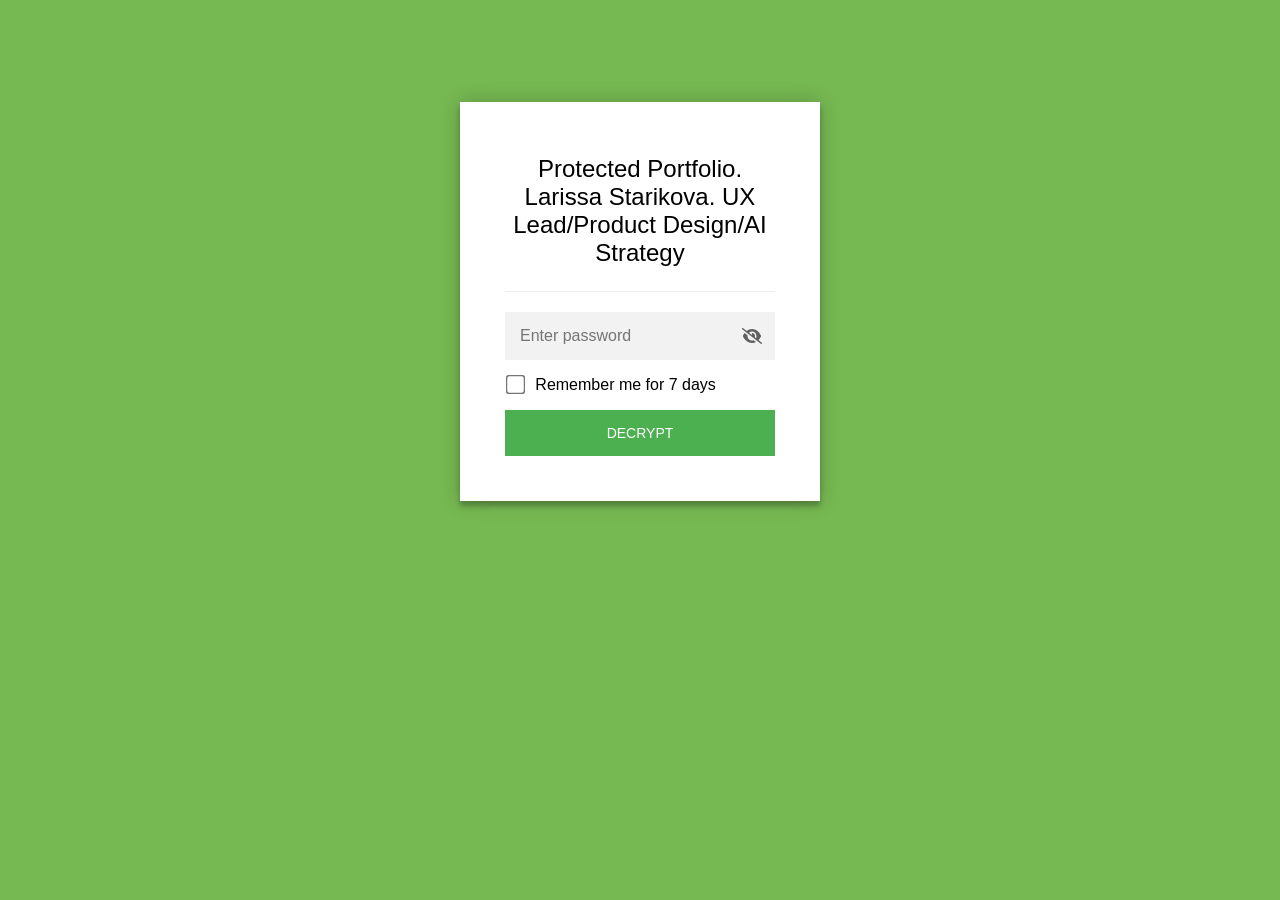
<file: index.html>
<!DOCTYPE html>
<html class="staticrypt-html">
    <head>
        <meta charset="utf-8" />
        <title>Protected Portfolio. Larissa Starikova. UX Lead/Product Design/AI Strategy</title>
        <meta name="viewport" content="width=device-width, initial-scale=1" />

        <!-- do not cache this page -->
        <meta http-equiv="cache-control" content="max-age=0" />
        <meta http-equiv="cache-control" content="no-cache" />
        <meta http-equiv="expires" content="0" />
        <meta http-equiv="expires" content="Tue, 01 Jan 1980 1:00:00 GMT" />
        <meta http-equiv="pragma" content="no-cache" />

        <style>
            .staticrypt-hr {
                margin-top: 20px;
                margin-bottom: 20px;
                border: 0;
                border-top: 1px solid #eee;
            }

            .staticrypt-page {
                width: 360px;
                padding: 8% 0 0;
                margin: auto;
                box-sizing: border-box;
            }

            .staticrypt-form {
                position: relative;
                z-index: 1;
                background: #ffffff;
                max-width: 360px;
                margin: 0 auto 100px;
                padding: 45px;
                text-align: center;
                box-shadow: 0 0 20px 0 rgba(0, 0, 0, 0.2), 0 5px 5px 0 rgba(0, 0, 0, 0.24);
            }

            .staticrypt-form input[type="password"],
            input[type="text"] {
                background: inherit;
                border: 0;
                box-sizing: border-box; /* This ensures padding is included in the total width */
                font-size: 14px;
                outline: 0;
                padding: 15px 30px 15px 15px; /* Adjust the padding to ensure there is space for the icon */
                width: 100%;
            }

            .staticrypt-password-container {
                position: relative;
                outline: 0;
                background: #f2f2f2;
                width: 100%;
                border: 0;
                margin: 0 0 15px;
                box-sizing: border-box;
            }

            .staticrypt-toggle-password-visibility {
                cursor: pointer;
                height: 20px;
                opacity: 60%;
                padding: 13px;
                position: absolute;
                right: 0;
                top: 50%;
                transform: translateY(-50%);
                width: 20px;
            }

            .staticrypt-form .staticrypt-decrypt-button {
                text-transform: uppercase;
                outline: 0;
                background: #4CAF50;
                width: 100%;
                border: 0;
                padding: 15px;
                color: #ffffff;
                font-size: 14px;
                cursor: pointer;
            }

            .staticrypt-form .staticrypt-decrypt-button:hover,
            .staticrypt-form .staticrypt-decrypt-button:active,
            .staticrypt-form .staticrypt-decrypt-button:focus {
                background: #4CAF50;
                filter: brightness(92%);
            }

            .staticrypt-html {
                height: 100%;
            }

            .staticrypt-body {
                height: 100%;
                margin: 0;
            }

            .staticrypt-content {
                height: 100%;
                margin-bottom: 1em;
                background: #76B852;
                font-family: "Arial", sans-serif;
                -webkit-font-smoothing: antialiased;
                -moz-osx-font-smoothing: grayscale;
            }

            .staticrypt-instructions {
                margin-top: -1em;
                margin-bottom: 1em;
            }

            .staticrypt-title {
                font-size: 1.5em;
            }

            label.staticrypt-remember {
                display: flex;
                align-items: center;
                margin-bottom: 1em;
            }

            .staticrypt-remember input[type="checkbox"] {
                transform: scale(1.5);
                margin-right: 1em;
            }

            .hidden {
                display: none !important;
            }

            .staticrypt-spinner-container {
                height: 100%;
                display: flex;
                align-items: center;
                justify-content: center;
            }

            .staticrypt-spinner {
                display: inline-block;
                width: 2rem;
                height: 2rem;
                vertical-align: text-bottom;
                border: 0.25em solid gray;
                border-right-color: transparent;
                border-radius: 50%;
                -webkit-animation: spinner-border 0.75s linear infinite;
                animation: spinner-border 0.75s linear infinite;
                animation-duration: 0.75s;
                animation-timing-function: linear;
                animation-delay: 0s;
                animation-iteration-count: infinite;
                animation-direction: normal;
                animation-fill-mode: none;
                animation-play-state: running;
                animation-name: spinner-border;
            }

            @keyframes spinner-border {
                100% {
                    transform: rotate(360deg);
                }
            }

            @media screen and (-webkit-min-device-pixel-ratio: 0) {
                .staticrypt-form input[type="password"],
                input[type="text"] {
                    font-size: 16px;
                }
            }
        </style>
    </head>

    <body class="staticrypt-body">
        <div id="staticrypt_loading" class="staticrypt-spinner-container">
            <div class="staticrypt-spinner"></div>
        </div>

        <div id="staticrypt_content" class="staticrypt-content hidden">
            <div class="staticrypt-page">
                <div class="staticrypt-form">
                    <div class="staticrypt-instructions">
                        <p class="staticrypt-title">Protected Portfolio. Larissa Starikova. UX Lead/Product Design/AI Strategy</p>
                        <p></p>
                    </div>

                    <hr class="staticrypt-hr" />

                    <form id="staticrypt-form" action="#" method="post">
                        <div class="staticrypt-password-container">
                            <input
                                id="staticrypt-password"
                                type="password"
                                name="password"
                                placeholder="Enter password"
                                autofocus
                            />

                            <img
                                class="staticrypt-toggle-password-visibility"
                                alt="template_toggle_show"
                                title="template_toggle_show"
                                src="[data-uri]"
                            />
                        </div>

                        <label id="staticrypt-remember-label" class="staticrypt-remember hidden">
                            <input id="staticrypt-remember" type="checkbox" name="remember" />
                            Remember me for 7 days
                        </label>

                        <input type="submit" class="staticrypt-decrypt-button" value="DECRYPT" />
                    </form>
                </div>
            </div>
        </div>

        <script>
            // these variables will be filled when generating the file - the template format is 'variable_name'
            const staticryptInitiator = 
            ((function(){
  const exports = {};
  const cryptoEngine = ((function(){
  const exports = {};
  const { subtle } = crypto;

const IV_BITS = 16 * 8;
const HEX_BITS = 4;
const ENCRYPTION_ALGO = "AES-CBC";

/**
 * Translates between utf8 encoded hexadecimal strings
 * and Uint8Array bytes.
 */
const HexEncoder = {
    /**
     * hex string -> bytes
     * @param {string} hexString
     * @returns {Uint8Array}
     */
    parse: function (hexString) {
        if (hexString.length % 2 !== 0) throw "Invalid hexString";
        const arrayBuffer = new Uint8Array(hexString.length / 2);

        for (let i = 0; i < hexString.length; i += 2) {
            const byteValue = parseInt(hexString.substring(i, i + 2), 16);
            if (isNaN(byteValue)) {
                throw "Invalid hexString";
            }
            arrayBuffer[i / 2] = byteValue;
        }
        return arrayBuffer;
    },

    /**
     * bytes -> hex string
     * @param {Uint8Array} bytes
     * @returns {string}
     */
    stringify: function (bytes) {
        const hexBytes = [];

        for (let i = 0; i < bytes.length; ++i) {
            let byteString = bytes[i].toString(16);
            if (byteString.length < 2) {
                byteString = "0" + byteString;
            }
            hexBytes.push(byteString);
        }
        return hexBytes.join("");
    },
};

/**
 * Translates between utf8 strings and Uint8Array bytes.
 */
const UTF8Encoder = {
    parse: function (str) {
        return new TextEncoder().encode(str);
    },

    stringify: function (bytes) {
        return new TextDecoder().decode(bytes);
    },
};

/**
 * Salt and encrypt a msg with a password.
 */
async function encrypt(msg, hashedPassword) {
    // Must be 16 bytes, unpredictable, and preferably cryptographically random. However, it need not be secret.
    // https://developer.mozilla.org/en-US/docs/Web/API/SubtleCrypto/encrypt#parameters
    const iv = crypto.getRandomValues(new Uint8Array(IV_BITS / 8));

    const key = await subtle.importKey("raw", HexEncoder.parse(hashedPassword), ENCRYPTION_ALGO, false, ["encrypt"]);

    const encrypted = await subtle.encrypt(
        {
            name: ENCRYPTION_ALGO,
            iv: iv,
        },
        key,
        UTF8Encoder.parse(msg)
    );

    // iv will be 32 hex characters, we prepend it to the ciphertext for use in decryption
    return HexEncoder.stringify(iv) + HexEncoder.stringify(new Uint8Array(encrypted));
}
exports.encrypt = encrypt;

/**
 * Decrypt a salted msg using a password.
 *
 * @param {string} encryptedMsg
 * @param {string} hashedPassword
 * @returns {Promise<string>}
 */
async function decrypt(encryptedMsg, hashedPassword) {
    const ivLength = IV_BITS / HEX_BITS;
    const iv = HexEncoder.parse(encryptedMsg.substring(0, ivLength));
    const encrypted = encryptedMsg.substring(ivLength);

    const key = await subtle.importKey("raw", HexEncoder.parse(hashedPassword), ENCRYPTION_ALGO, false, ["decrypt"]);

    const outBuffer = await subtle.decrypt(
        {
            name: ENCRYPTION_ALGO,
            iv: iv,
        },
        key,
        HexEncoder.parse(encrypted)
    );

    return UTF8Encoder.stringify(new Uint8Array(outBuffer));
}
exports.decrypt = decrypt;

/**
 * Salt and hash the password so it can be stored in localStorage without opening a password reuse vulnerability.
 *
 * @param {string} password
 * @param {string} salt
 * @returns {Promise<string>}
 */
async function hashPassword(password, salt) {
    // we hash the password in multiple steps, each adding more iterations. This is because we used to allow less
    // iterations, so for backward compatibility reasons, we need to support going from that to more iterations.
    let hashedPassword = await hashLegacyRound(password, salt);

    hashedPassword = await hashSecondRound(hashedPassword, salt);

    return hashThirdRound(hashedPassword, salt);
}
exports.hashPassword = hashPassword;

/**
 * This hashes the password with 1k iterations. This is a low number, we need this function to support backwards
 * compatibility.
 *
 * @param {string} password
 * @param {string} salt
 * @returns {Promise<string>}
 */
function hashLegacyRound(password, salt) {
    return pbkdf2(password, salt, 1000, "SHA-1");
}
exports.hashLegacyRound = hashLegacyRound;

/**
 * Add a second round of iterations. This is because we used to use 1k, so for backwards compatibility with
 * remember-me/autodecrypt links, we need to support going from that to more iterations.
 *
 * @param hashedPassword
 * @param salt
 * @returns {Promise<string>}
 */
function hashSecondRound(hashedPassword, salt) {
    return pbkdf2(hashedPassword, salt, 14000, "SHA-256");
}
exports.hashSecondRound = hashSecondRound;

/**
 * Add a third round of iterations to bring total number to 600k. This is because we used to use 1k, then 15k, so for
 * backwards compatibility with remember-me/autodecrypt links, we need to support going from that to more iterations.
 *
 * @param hashedPassword
 * @param salt
 * @returns {Promise<string>}
 */
function hashThirdRound(hashedPassword, salt) {
    return pbkdf2(hashedPassword, salt, 585000, "SHA-256");
}
exports.hashThirdRound = hashThirdRound;

/**
 * Salt and hash the password so it can be stored in localStorage without opening a password reuse vulnerability.
 *
 * @param {string} password
 * @param {string} salt
 * @param {int} iterations
 * @param {string} hashAlgorithm
 * @returns {Promise<string>}
 */
async function pbkdf2(password, salt, iterations, hashAlgorithm) {
    const key = await subtle.importKey("raw", UTF8Encoder.parse(password), "PBKDF2", false, ["deriveBits"]);

    const keyBytes = await subtle.deriveBits(
        {
            name: "PBKDF2",
            hash: hashAlgorithm,
            iterations,
            salt: UTF8Encoder.parse(salt),
        },
        key,
        256
    );

    return HexEncoder.stringify(new Uint8Array(keyBytes));
}

function generateRandomSalt() {
    const bytes = crypto.getRandomValues(new Uint8Array(128 / 8));

    return HexEncoder.stringify(new Uint8Array(bytes));
}
exports.generateRandomSalt = generateRandomSalt;

async function signMessage(hashedPassword, message) {
    const key = await subtle.importKey(
        "raw",
        HexEncoder.parse(hashedPassword),
        {
            name: "HMAC",
            hash: "SHA-256",
        },
        false,
        ["sign"]
    );
    const signature = await subtle.sign("HMAC", key, UTF8Encoder.parse(message));

    return HexEncoder.stringify(new Uint8Array(signature));
}
exports.signMessage = signMessage;

function getRandomAlphanum() {
    const possibleCharacters = "abcdefghijklmnopqrstuvwxyzABCDEFGHIJKLMNOPQRSTUVWXYZ0123456789";

    let byteArray;
    let parsedInt;

    // Keep generating new random bytes until we get a value that falls
    // within a range that can be evenly divided by possibleCharacters.length
    do {
        byteArray = crypto.getRandomValues(new Uint8Array(1));
        // extract the lowest byte to get an int from 0 to 255 (probably unnecessary, since we're only generating 1 byte)
        parsedInt = byteArray[0] & 0xff;
    } while (parsedInt >= 256 - (256 % possibleCharacters.length));

    // Take the modulo of the parsed integer to get a random number between 0 and totalLength - 1
    const randomIndex = parsedInt % possibleCharacters.length;

    return possibleCharacters[randomIndex];
}

/**
 * Generate a random string of a given length.
 *
 * @param {int} length
 * @returns {string}
 */
function generateRandomString(length) {
    let randomString = "";

    for (let i = 0; i < length; i++) {
        randomString += getRandomAlphanum();
    }

    return randomString;
}
exports.generateRandomString = generateRandomString;

  return exports;
})());
const codec = ((function(){
  const exports = {};
  /**
 * Initialize the codec with the provided cryptoEngine - this return functions to encode and decode messages.
 *
 * @param cryptoEngine - the engine to use for encryption / decryption
 */
function init(cryptoEngine) {
    const exports = {};

    /**
     * Top-level function for encoding a message.
     * Includes password hashing, encryption, and signing.
     *
     * @param {string} msg
     * @param {string} password
     * @param {string} salt
     *
     * @returns {string} The encoded text
     */
    async function encode(msg, password, salt) {
        const hashedPassword = await cryptoEngine.hashPassword(password, salt);

        const encrypted = await cryptoEngine.encrypt(msg, hashedPassword);

        // we use the hashed password in the HMAC because this is effectively what will be used a password (so we can store
        // it in localStorage safely, we don't use the clear text password)
        const hmac = await cryptoEngine.signMessage(hashedPassword, encrypted);

        return hmac + encrypted;
    }
    exports.encode = encode;

    /**
     * Encode using a password that has already been hashed. This is useful to encode multiple messages in a row, that way
     * we don't need to hash the password multiple times.
     *
     * @param {string} msg
     * @param {string} hashedPassword
     *
     * @returns {string} The encoded text
     */
    async function encodeWithHashedPassword(msg, hashedPassword) {
        const encrypted = await cryptoEngine.encrypt(msg, hashedPassword);

        // we use the hashed password in the HMAC because this is effectively what will be used a password (so we can store
        // it in localStorage safely, we don't use the clear text password)
        const hmac = await cryptoEngine.signMessage(hashedPassword, encrypted);

        return hmac + encrypted;
    }
    exports.encodeWithHashedPassword = encodeWithHashedPassword;

    /**
     * Top-level function for decoding a message.
     * Includes signature check and decryption.
     *
     * @param {string} signedMsg
     * @param {string} hashedPassword
     * @param {string} salt
     * @param {int} backwardCompatibleAttempt
     * @param {string} originalPassword
     *
     * @returns {Object} {success: true, decoded: string} | {success: false, message: string}
     */
    async function decode(signedMsg, hashedPassword, salt, backwardCompatibleAttempt = 0, originalPassword = "") {
        const encryptedHMAC = signedMsg.substring(0, 64);
        const encryptedMsg = signedMsg.substring(64);
        const decryptedHMAC = await cryptoEngine.signMessage(hashedPassword, encryptedMsg);

        if (decryptedHMAC !== encryptedHMAC) {
            // we have been raising the number of iterations in the hashing algorithm multiple times, so to support the old
            // remember-me/autodecrypt links we need to try bringing the old hashes up to speed.
            originalPassword = originalPassword || hashedPassword;
            if (backwardCompatibleAttempt === 0) {
                const updatedHashedPassword = await cryptoEngine.hashThirdRound(originalPassword, salt);

                return decode(signedMsg, updatedHashedPassword, salt, backwardCompatibleAttempt + 1, originalPassword);
            }
            if (backwardCompatibleAttempt === 1) {
                let updatedHashedPassword = await cryptoEngine.hashSecondRound(originalPassword, salt);
                updatedHashedPassword = await cryptoEngine.hashThirdRound(updatedHashedPassword, salt);

                return decode(signedMsg, updatedHashedPassword, salt, backwardCompatibleAttempt + 1, originalPassword);
            }

            return { success: false, message: "Signature mismatch" };
        }

        return {
            success: true,
            decoded: await cryptoEngine.decrypt(encryptedMsg, hashedPassword),
        };
    }
    exports.decode = decode;

    return exports;
}
exports.init = init;

  return exports;
})());
const decode = codec.init(cryptoEngine).decode;

/**
 * Initialize the staticrypt module, that exposes functions callbable by the password_template.
 *
 * @param {{
 *  staticryptEncryptedMsgUniqueVariableName: string,
 *  isRememberEnabled: boolean,
 *  rememberDurationInDays: number,
 *  staticryptSaltUniqueVariableName: string,
 * }} staticryptConfig - object of data that is stored on the password_template at encryption time.
 *
 * @param {{
 *  rememberExpirationKey: string,
 *  rememberPassphraseKey: string,
 *  replaceHtmlCallback: function,
 *  clearLocalStorageCallback: function,
 * }} templateConfig - object of data that can be configured by a custom password_template.
 */
function init(staticryptConfig, templateConfig) {
    const exports = {};

    /**
     * Decrypt our encrypted page, replace the whole HTML.
     *
     * @param {string} hashedPassword
     * @returns {Promise<boolean>}
     */
    async function decryptAndReplaceHtml(hashedPassword) {
        const { staticryptEncryptedMsgUniqueVariableName, staticryptSaltUniqueVariableName } = staticryptConfig;
        const { replaceHtmlCallback } = templateConfig;

        const result = await decode(
            staticryptEncryptedMsgUniqueVariableName,
            hashedPassword,
            staticryptSaltUniqueVariableName
        );
        if (!result.success) {
            return false;
        }
        const plainHTML = result.decoded;

        // if the user configured a callback call it, otherwise just replace the whole HTML
        if (typeof replaceHtmlCallback === "function") {
            replaceHtmlCallback(plainHTML);
        } else {
            document.write(plainHTML);
            document.close();
        }

        return true;
    }

    /**
     * Attempt to decrypt the page and replace the whole HTML.
     *
     * @param {string} password
     * @param {boolean} isRememberChecked
     *
     * @returns {Promise<{isSuccessful: boolean, hashedPassword?: string}>} - we return an object, so that if we want to
     *   expose more information in the future we can do it without breaking the password_template
     */
    async function handleDecryptionOfPage(password, isRememberChecked) {
        const { staticryptSaltUniqueVariableName } = staticryptConfig;

        // decrypt and replace the whole page
        const hashedPassword = await cryptoEngine.hashPassword(password, staticryptSaltUniqueVariableName);
        return handleDecryptionOfPageFromHash(hashedPassword, isRememberChecked);
    }
    exports.handleDecryptionOfPage = handleDecryptionOfPage;

    async function handleDecryptionOfPageFromHash(hashedPassword, isRememberChecked) {
        const { isRememberEnabled, rememberDurationInDays } = staticryptConfig;
        const { rememberExpirationKey, rememberPassphraseKey } = templateConfig;

        const isDecryptionSuccessful = await decryptAndReplaceHtml(hashedPassword);

        if (!isDecryptionSuccessful) {
            return {
                isSuccessful: false,
                hashedPassword,
            };
        }

        // remember the hashedPassword and set its expiration if necessary
        if (isRememberEnabled && isRememberChecked) {
            window.localStorage.setItem(rememberPassphraseKey, hashedPassword);

            // set the expiration if the duration isn't 0 (meaning no expiration)
            if (rememberDurationInDays > 0) {
                window.localStorage.setItem(
                    rememberExpirationKey,
                    (new Date().getTime() + rememberDurationInDays * 24 * 60 * 60 * 1000).toString()
                );
            }
        }

        return {
            isSuccessful: true,
            hashedPassword,
        };
    }
    exports.handleDecryptionOfPageFromHash = handleDecryptionOfPageFromHash;

    /**
     * Clear localstorage from staticrypt related values
     */
    function clearLocalStorage() {
        const { clearLocalStorageCallback, rememberExpirationKey, rememberPassphraseKey } = templateConfig;

        if (typeof clearLocalStorageCallback === "function") {
            clearLocalStorageCallback();
        } else {
            localStorage.removeItem(rememberPassphraseKey);
            localStorage.removeItem(rememberExpirationKey);
        }
    }

    async function handleDecryptOnLoad() {
        let isSuccessful = await decryptOnLoadFromUrl();

        if (!isSuccessful) {
            isSuccessful = await decryptOnLoadFromRememberMe();
        }

        return { isSuccessful };
    }
    exports.handleDecryptOnLoad = handleDecryptOnLoad;

    /**
     * Clear storage if we are logging out
     *
     * @returns {boolean} - whether we logged out
     */
    function logoutIfNeeded() {
        const logoutKey = "staticrypt_logout";

        // handle logout through query param
        const queryParams = new URLSearchParams(window.location.search);
        if (queryParams.has(logoutKey)) {
            clearLocalStorage();
            return true;
        }

        // handle logout through URL fragment
        const hash = window.location.hash.substring(1);
        if (hash.includes(logoutKey)) {
            clearLocalStorage();
            return true;
        }

        return false;
    }

    /**
     * To be called on load: check if we want to try to decrypt and replace the HTML with the decrypted content, and
     * try to do it if needed.
     *
     * @returns {Promise<boolean>} true if we derypted and replaced the whole page, false otherwise
     */
    async function decryptOnLoadFromRememberMe() {
        const { rememberDurationInDays } = staticryptConfig;
        const { rememberExpirationKey, rememberPassphraseKey } = templateConfig;

        // if we are login out, terminate
        if (logoutIfNeeded()) {
            return false;
        }

        // if there is expiration configured, check if we're not beyond the expiration
        if (rememberDurationInDays && rememberDurationInDays > 0) {
            const expiration = localStorage.getItem(rememberExpirationKey),
                isExpired = expiration && new Date().getTime() > parseInt(expiration);

            if (isExpired) {
                clearLocalStorage();
                return false;
            }
        }

        const hashedPassword = localStorage.getItem(rememberPassphraseKey);

        if (hashedPassword) {
            // try to decrypt
            const isDecryptionSuccessful = await decryptAndReplaceHtml(hashedPassword);

            // if the decryption is unsuccessful the password might be wrong - silently clear the saved data and let
            // the user fill the password form again
            if (!isDecryptionSuccessful) {
                clearLocalStorage();
                return false;
            }

            return true;
        }

        return false;
    }

    async function decryptOnLoadFromUrl() {
        const passwordKey = "staticrypt_pwd";
        const rememberMeKey = "remember_me";

        // try to get the password from the query param (for backward compatibility - we now want to avoid this method,
        // since it sends the hashed password to the server which isn't needed)
        const queryParams = new URLSearchParams(window.location.search);
        const hashedPasswordQuery = queryParams.get(passwordKey);
        const rememberMeQuery = queryParams.get(rememberMeKey);

        const urlFragment = window.location.hash.substring(1);
        // get the password from the url fragment
        const hashedPasswordRegexMatch = urlFragment.match(new RegExp(passwordKey + "=([^&]*)"));
        const hashedPasswordFragment = hashedPasswordRegexMatch ? hashedPasswordRegexMatch[1] : null;
        const rememberMeFragment = urlFragment.includes(rememberMeKey);

        const hashedPassword = hashedPasswordFragment || hashedPasswordQuery;
        const rememberMe = rememberMeFragment || rememberMeQuery;

        if (hashedPassword) {
            return handleDecryptionOfPageFromHash(hashedPassword, rememberMe);
        }

        return false;
    }

    return exports;
}
exports.init = init;

  return exports;
})());
        ;
            const templateError = "template_error",
                templateToggleAltShow = "template_toggle_show",
                templateToggleAltHide = "template_toggle_hide",
                isRememberEnabled = true,
                staticryptConfig = {"staticryptEncryptedMsgUniqueVariableName":"[base64]","isRememberEnabled":true,"rememberDurationInDays":"7","staticryptSaltUniqueVariableName":"aa624ef770a047dddb8c3975586f98c1"};

            // you can edit these values to customize some of the behavior of StatiCrypt
            const templateConfig = {
                rememberExpirationKey: "staticrypt_expiration",
                rememberPassphraseKey: "staticrypt_passphrase",
                replaceHtmlCallback: null,
                clearLocalStorageCallback: null,
            };

            // init the staticrypt engine
            const staticrypt = staticryptInitiator.init(staticryptConfig, templateConfig);

            // try to automatically decrypt on load if there is a saved password
            window.onload = async function () {
                const { isSuccessful } = await staticrypt.handleDecryptOnLoad();

                // if we didn't decrypt anything on load, show the password prompt. Otherwise the content has already been
                // replaced, no need to do anything
                if (!isSuccessful) {
                    // hide loading screen
                    document.getElementById("staticrypt_loading").classList.add("hidden");
                    document.getElementById("staticrypt_content").classList.remove("hidden");
                    document.getElementById("staticrypt-password").focus();

                    // show the remember me checkbox
                    if (isRememberEnabled) {
                        document.getElementById("staticrypt-remember-label").classList.remove("hidden");
                    }
                }
            };

            // toggle password visibility
            const toggleIcon = document.querySelector(".staticrypt-toggle-password-visibility");
            // these two icons are coming from FontAwesome
            const imgSrcEyeClosed =
                "[data-uri]";
            const imgSrcEyeOpened =
                "[data-uri]";
            toggleIcon.addEventListener("click", function () {
                const passwordInput = document.getElementById("staticrypt-password");
                if (passwordInput.type === "password") {
                    passwordInput.type = "text";
                    toggleIcon.src = imgSrcEyeOpened;
                    toggleIcon.alt = templateToggleAltHide;
                    toggleIcon.title = templateToggleAltHide;
                } else {
                    passwordInput.type = "password";
                    toggleIcon.src = imgSrcEyeClosed;
                    toggleIcon.alt = templateToggleAltShow;
                    toggleIcon.title = templateToggleAltShow;
                }
            });

            // handle password form submission
            document.getElementById("staticrypt-form").addEventListener("submit", async function (e) {
                e.preventDefault();

                const password = document.getElementById("staticrypt-password").value,
                    isRememberChecked = document.getElementById("staticrypt-remember").checked;

                const { isSuccessful } = await staticrypt.handleDecryptionOfPage(password, isRememberChecked);

                if (!isSuccessful) {
                    alert(templateError);
                }
            });
        </script>
    </body>
</html>
</file>
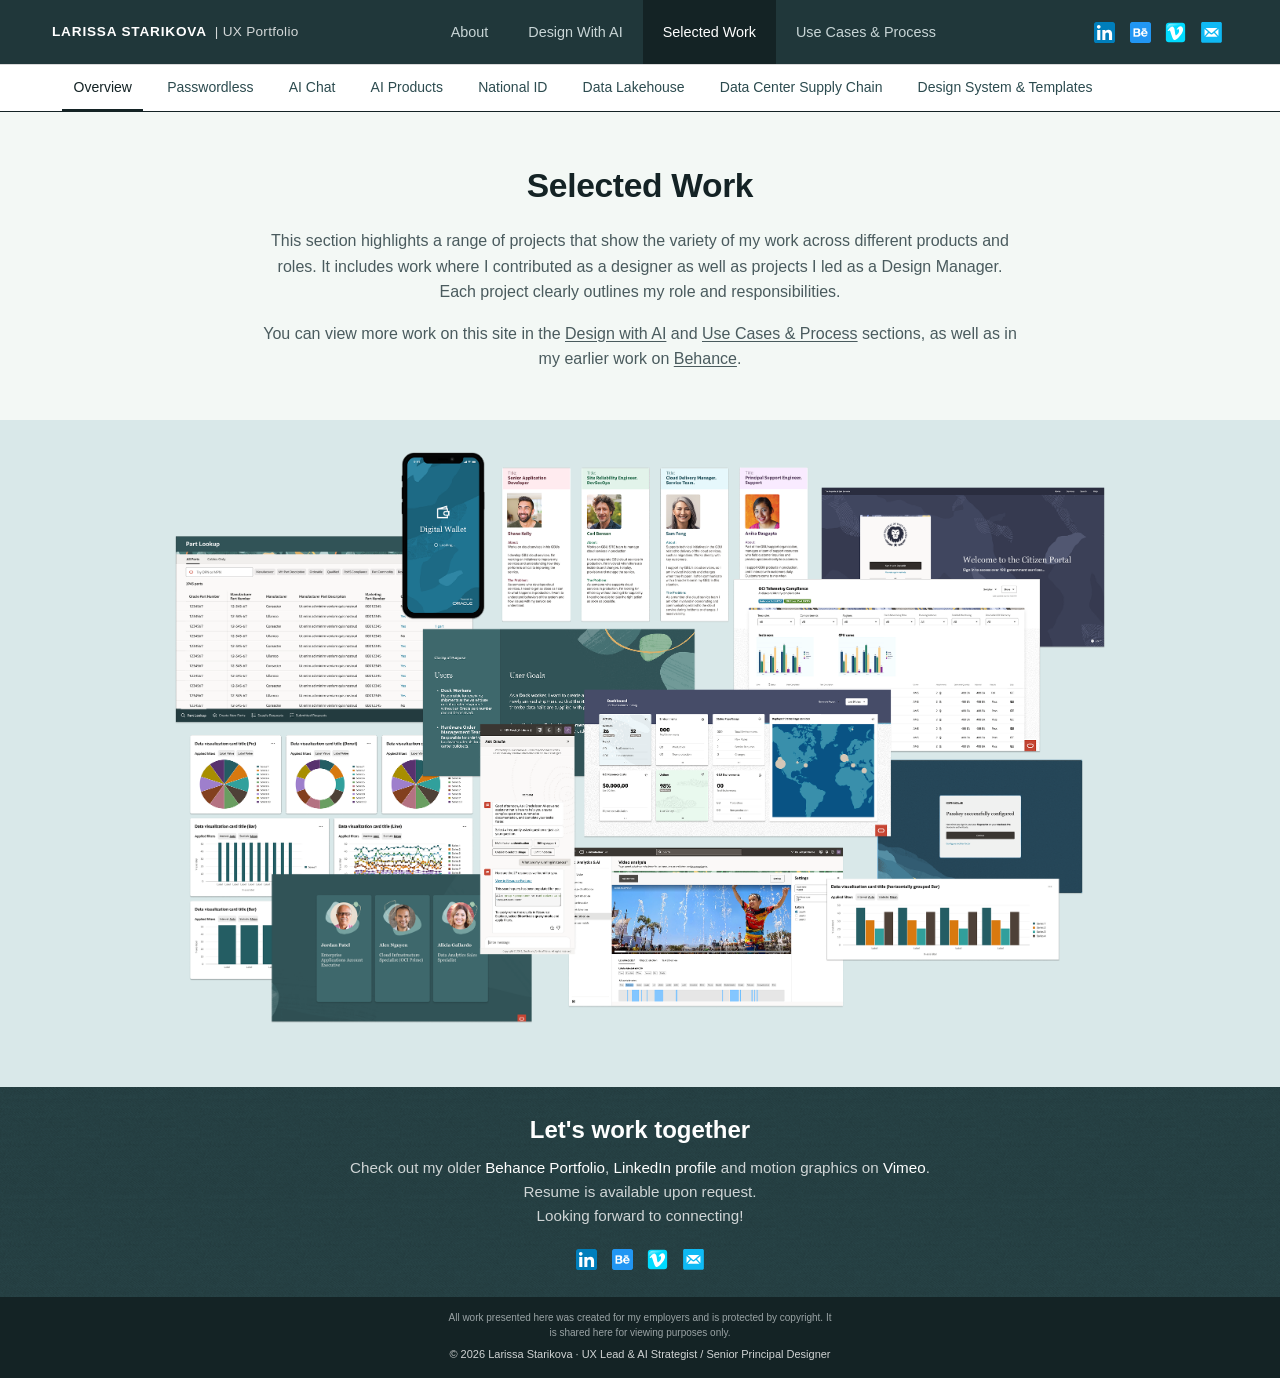
<file: selected-work/index.html>
<!DOCTYPE html>
<html lang="en">
<head>
    <meta charset="UTF-8">
    <meta name="viewport" content="width=device-width, initial-scale=1.0">
    <meta name="description" content="Selected Work — Larissa Starikova's UX portfolio showcasing enterprise projects">
    <title>Larissa Starikova | Selected Work</title>
    <link rel="stylesheet" href="../css/style.css">
    <style>
        /* Page-specific styles for Selected Work overview */
        .selected-work-intro {
            padding: 3rem 1.25rem 3rem;
            background: #F3F8F5;
            text-align: center;
        }
        
        .selected-work-intro__title {
            font-size: clamp(1.6rem, 3vw, 2.1rem);
            font-weight: 700;
            color: var(--c-1300);
            margin: 0 0 1rem;
            letter-spacing: -0.01em;
        }
        
        .selected-work-intro__text {
            font-size: 1rem;
            line-height: 1.6;
            color: var(--text-muted);
            max-width: 760px;
            margin: 0 auto 1rem;
        }
        
        .selected-work-intro__links {
            font-size: 1rem;
            line-height: 1.6;
            color: var(--text-muted);
            max-width: 760px;
            margin: 0 auto;
        }
        
        .selected-work-intro__links a {
            color: var(--text-muted);
            text-decoration: underline;
            text-underline-offset: 2px;
        }
        
        .selected-work-intro__links a:hover {
            color: #0b0e0d;
            text-decoration: underline;
        }
        
        /* Image section */
        .image-section {
            background: #D9E8E9;
            padding: 2rem 1.25rem 4rem;
            text-align: center;
        }
        
        .image-section img {
            width: 75%;
            height: auto;
            display: block;
            margin: 0 auto;
            border: none;
        }
        
        @media (max-width: 768px) {
            .image-section img {
                width: 100%;
            }
        }
    </style>
</head>
<body>

    <a class="skip-link" href="#main">Skip to content</a>

    <!-- =====================================================
         Main Navigation (SHARED COMPONENT)
         ===================================================== -->
    <nav class="main-nav" aria-label="Primary">
        <div class="main-nav__inner">
            <div style="display:flex; align-items:center; gap:.25rem;">
                <button id="menu-toggle" class="menu-toggle" aria-label="Open menu" aria-controls="mobile-menu" aria-expanded="false">
                    <svg xmlns="http://www.w3.org/2000/svg" viewBox="0 0 24 24" fill="none" stroke="currentColor" stroke-width="2" stroke-linecap="round" stroke-linejoin="round" aria-hidden="true">
                        <line x1="4" y1="6" x2="20" y2="6"></line>
                        <line x1="4" y1="12" x2="20" y2="12"></line>
                        <line x1="4" y1="18" x2="20" y2="18"></line>
                    </svg>
                </button>
                <a href="../index.html" class="main-nav__brand" style="text-decoration:none; color:inherit;">
                    Larissa Starikova
                    <span class="main-nav__brand-divider" style="color: rgb(255, 255, 255); opacity: 0.8">| UX Portfolio</span>
                </a>
            </div>

            <ul class="main-nav__links" role="menubar">
                <li role="none"><a href="../index.html" role="menuitem" class="main-nav__link">About</a></li>
                <li role="none"><a href="../design-ai.html" role="menuitem" class="main-nav__link">Design With AI</a></li>
                <li role="none"><a href="index.html" role="menuitem" class="main-nav__link is-active" aria-current="page">Selected Work</a></li>
                <li role="none"><a href="../use-cases/" role="menuitem" class="main-nav__link">Use Cases &amp; Process</a></li>
            </ul>

            <div class="main-nav__social" aria-label="External profiles">
                <a class="social-link" href="https://www.linkedin.com/in/larissastarikova/" target="_blank" rel="noopener noreferrer" aria-label="LinkedIn">
                    <img src="../images/shared/linkedin-logo.svg" alt="LinkedIn" class="social-icon">
                </a>
                <a class="social-link" href="https://www.behance.net/deeporange" target="_blank" rel="noopener noreferrer" aria-label="Behance">
                    <img src="../images/shared/behance-good.png" alt="Behance" class="social-icon">
                </a>
                <a class="social-link" href="https://vimeo.com/deeporange/videos" target="_blank" rel="noopener noreferrer" aria-label="Vimeo">
                    <img src="../images/shared/vimeo-logo.svg" alt="Vimeo" class="social-icon">
                </a>
                <a class="social-link" href="mailto:larissastar@outlook.com" aria-label="Email">
                    <img src="../images/shared/email-icon.svg" alt="Email" class="social-icon">
                </a>
            </div>
        </div>
    </nav>

    <!-- =====================================================
         Mobile Menu (SHARED COMPONENT)
         ===================================================== -->
    <div id="mobile-menu" class="mobile-menu" role="dialog" aria-modal="true" aria-label="Site menu">
        <div class="mobile-menu__head">
            <div class="mobile-menu__brand">
                <div class="mobile-menu__brand-name">Larissa Starikova</div>
                <div class="mobile-menu__brand-sub">UX Portfolio</div>
            </div>
            <button id="mobile-menu-close" class="mobile-menu__close" aria-label="Close menu">
                <svg xmlns="http://www.w3.org/2000/svg" width="24" height="24" viewBox="0 0 24 24" fill="none" stroke="currentColor" stroke-width="2" stroke-linecap="round" stroke-linejoin="round" aria-hidden="true">
                    <line x1="18" y1="6" x2="6" y2="18"></line>
                    <line x1="6" y1="6" x2="18" y2="18"></line>
                </svg>
            </button>
        </div>
        <ul class="mobile-menu__list">
            <li><a href="../index.html" class="mobile-menu__link">About</a></li>
            <li><a href="../design-ai.html" class="mobile-menu__link">Design With AI</a></li>
            <li><a href="index.html" class="mobile-menu__link is-active" aria-current="page">Selected Work</a></li>
            <li><a href="../use-cases/" class="mobile-menu__link">Use Cases &amp; Process</a></li>
        </ul>
    </div>

    <!-- =====================================================
         Sub-Navigation: Selected Work (8 tabs)
         ===================================================== -->
    <nav id="sub-nav-selected" class="sub-nav is-visible" aria-label="Selected work">
        <div class="sub-nav__inner">
            <button id="sub-nav-selected-left" class="sub-nav__arrow sub-nav__arrow--left" aria-label="Scroll left" type="button">
                <svg xmlns="http://www.w3.org/2000/svg" viewBox="0 0 24 24" fill="none" stroke="currentColor" stroke-width="2" stroke-linecap="round" stroke-linejoin="round" aria-hidden="true"><polyline points="15 18 9 12 15 6"></polyline></svg>
            </button>
            <div id="sub-nav-selected-scroller" class="sub-nav__scroller">
                <ul class="sub-nav__list">
                    <li><a href="index.html" class="sub-nav__link is-active" aria-current="page">Overview</a></li>
                    <li><a href="passwordless.html" class="sub-nav__link">Passwordless</a></li>
                    <li><a href="ai-chat.html" class="sub-nav__link">AI Chat</a></li>
                    <li><a href="ai-products.html" class="sub-nav__link">AI Products</a></li>
                    <li><a href="national-id.html" class="sub-nav__link">National ID</a></li>
                    <li><a href="data-lake.html" class="sub-nav__link">Data Lakehouse</a></li>
                    <li><a href="data-center.html" class="sub-nav__link">Data Center Supply Chain</a></li>
                    <li><a href="templates.html" class="sub-nav__link">Design System & Templates</a></li>
                </ul>
            </div>
            <button id="sub-nav-selected-right" class="sub-nav__arrow sub-nav__arrow--right" aria-label="Scroll right" type="button">
                <svg xmlns="http://www.w3.org/2000/svg" viewBox="0 0 24 24" fill="none" stroke="currentColor" stroke-width="2" stroke-linecap="round" stroke-linejoin="round" aria-hidden="true"><polyline points="9 18 15 12 9 6"></polyline></svg>
            </button>
        </div>
    </nav>

    <!-- =====================================================
         Main Content: Selected Work Overview
         ===================================================== -->
    <main id="main">

        <!-- Introduction -->
        <section class="selected-work-intro">
            <h1 class="selected-work-intro__title">Selected Work</h1>
            <p class="selected-work-intro__text">This section highlights a range of projects that show the variety of my work across different products and roles. It includes work where I contributed as a designer as well as projects I led as a Design Manager. Each project clearly outlines my role and responsibilities.</p>
            <p class="selected-work-intro__links">You can view more work on this site in the <a href="../design-ai.html">Design with AI</a> and <a href="../use-cases/">Use Cases &amp; Process</a> sections, as well as in my earlier work on <a href="https://www.behance.net/deeporange" target="_blank" rel="noopener noreferrer">Behance</a>.</p>
        </section>

        <!-- Image Section -->
        <section class="image-section">
            <img src="../images/selected-work/overview/overview-collage.png" alt="Selected work overview collage">
        </section>

    </main>

    <!-- =====================================================
         Footer (SHARED COMPONENT)
         ===================================================== -->
    <footer class="site-footer" aria-labelledby="footer-title">
        <div class="site-footer__band">
            <h2 id="footer-title" class="site-footer__title">Let's work together</h2>
            <p class="site-footer__text">Check out my older <a class="footer-style-link" href="https://www.behance.net/deeporange" target="_blank" rel="noopener noreferrer">Behance Portfolio</a>, <a class="footer-style-link" href="https://www.linkedin.com/in/larissastarikova/" target="_blank" rel="noopener noreferrer">LinkedIn profile</a> and motion graphics on <a class="footer-style-link" href="https://vimeo.com/deeporange/videos" target="_blank" rel="noopener noreferrer">Vimeo</a>.<br>Resume is available upon request.<br>Looking forward to connecting!</p>

            <div class="site-footer__social" aria-label="Get in touch">
                <a class="social-link" href="https://www.linkedin.com/in/larissastarikova/" target="_blank" rel="noopener noreferrer" aria-label="LinkedIn">
                    <img src="../images/shared/linkedin-logo.svg" alt="LinkedIn" class="social-icon">
                </a>
                <a class="social-link" href="https://www.behance.net/deeporange" target="_blank" rel="noopener noreferrer" aria-label="Behance">
                    <img src="../images/shared/behance-good.png" alt="Behance" class="social-icon">
                </a>
                <a class="social-link" href="https://vimeo.com/deeporange/videos" target="_blank" rel="noopener noreferrer" aria-label="Vimeo">
                    <img src="../images/shared/vimeo-logo.svg" alt="Vimeo" class="social-icon">
                </a>
                <a class="social-link" href="mailto:larissastar@outlook.com" aria-label="Email">
                    <img src="../images/shared/email-icon.svg" alt="Email" class="social-icon">
                </a>
            </div>
        </div>
        <div class="site-footer__meta">
            <p class="site-footer__disclaimer">All work presented here was created for my employers and is protected by copyright. It is shared here for viewing purposes only.</p>
            <p class="site-footer__copyright">&copy; 2026 Larissa Starikova · UX Lead &amp; AI Strategist / Senior Principal Designer</p>
        </div>
    </footer>

    
    <!-- Shared Main Script -->
    <script src="../js/main.js" defer></script>
    
    <!-- Sub-nav scroll functionality and shadow -->
    <script>
    (function() {
        'use strict';
        
        var scroller = document.getElementById('sub-nav-selected-scroller');
        var leftArrow = document.getElementById('sub-nav-selected-left');
        var rightArrow = document.getElementById('sub-nav-selected-right');
        var subNav = document.getElementById('sub-nav-selected');
        
        if (!scroller) return;
        
        // Check arrow visibility
        function checkArrows() {
            var hasOverflow = scroller.scrollWidth > scroller.clientWidth + 1;
            var atStart = scroller.scrollLeft <= 2;
            var atEnd = scroller.scrollLeft + scroller.clientWidth >= scroller.scrollWidth - 2;
            
            if (leftArrow) {
                leftArrow.classList.toggle('is-visible', hasOverflow && !atStart);
            }
            if (rightArrow) {
                rightArrow.classList.toggle('is-visible', hasOverflow && !atEnd);
            }
        }
        
        // Scroll handlers
        if (leftArrow) {
            leftArrow.addEventListener('click', function() {
                scroller.scrollBy({ left: -180, behavior: 'smooth' });
            });
        }
        
        if (rightArrow) {
            rightArrow.addEventListener('click', function() {
                scroller.scrollBy({ left: 180, behavior: 'smooth' });
            });
        }
        
        scroller.addEventListener('scroll', checkArrows);
        window.addEventListener('resize', checkArrows);
        
        // Initial check
        setTimeout(checkArrows, 100);
        
        // Shadow on scroll
        function updateShadow() {
            if (!subNav) return;
            if (window.scrollY > 8) {
                subNav.classList.add('has-shadow');
            } else {
                subNav.classList.remove('has-shadow');
            }
        }
        
        window.addEventListener('scroll', function() {
            requestAnimationFrame(updateShadow);
        }, { passive: true });
        
        // Initial shadow check
        updateShadow();
    })();
    </script>
</body>
</html>
</file>
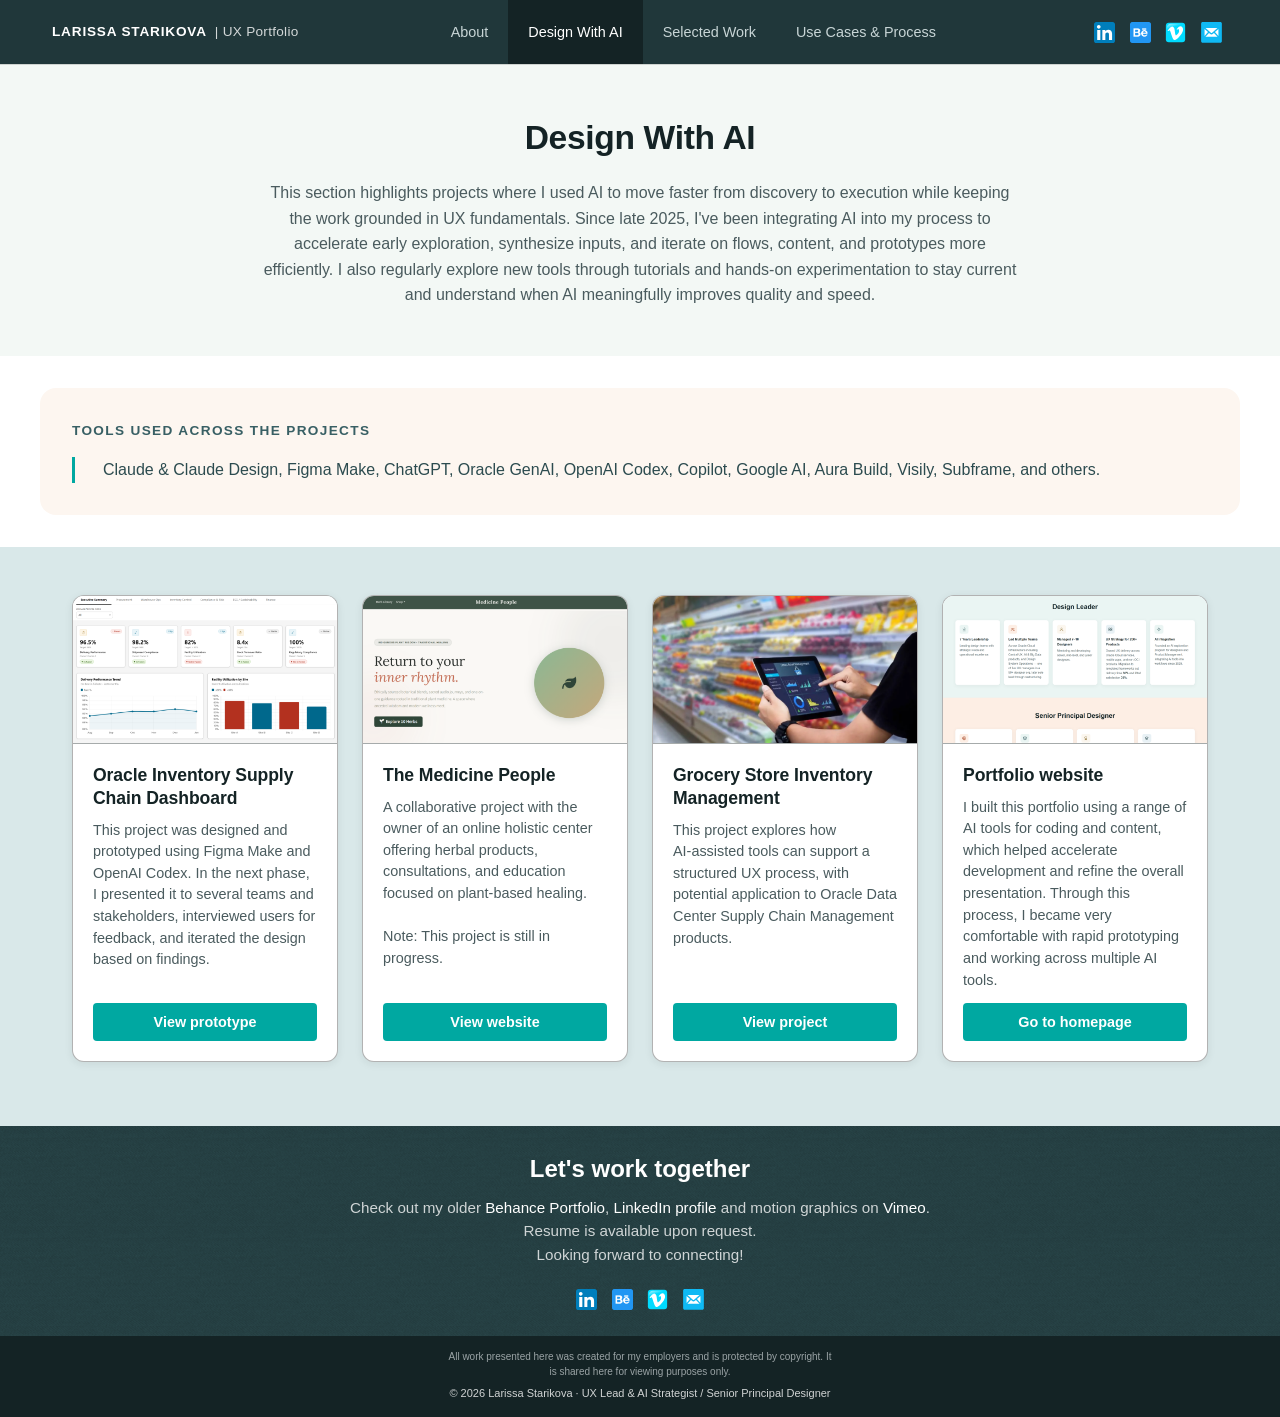
<file: design-ai.html>
<!DOCTYPE html>
<html lang="en">
<head>
    <meta charset="UTF-8">
    <meta name="viewport" content="width=device-width, initial-scale=1.0">
    <meta name="description" content="Design With AI — Larissa Starikova's portfolio showcasing AI-integrated UX projects">
    <title>Larissa Starikova | Design With AI</title>
    <link rel="stylesheet" href="css/style.css">
    <style>
        /* Page-specific styles for Design With AI */
        .design-ai-hero {
            background: #F3F8F5;
            padding: 3rem 1.25rem 3rem;
            text-align: center;
        }
        
        .design-ai-title {
            font-size: clamp(1.6rem, 3vw, 2.1rem);
            font-weight: 700;
            color: var(--c-1300);
            margin: 0 0 1rem;
            letter-spacing: -0.01em;
        }
        
        .design-ai-overview {
            font-size: 1rem;
            line-height: 1.6;
            color: var(--text-muted);
            max-width: 760px;
            margin: 0 auto;
        }
        
        /* Tools Section */
        .tools-section-wrapper {
            background: #FFFFFF;
            padding: 2rem 1.25rem;
        }
        
        .tools-box {
            background: #FDF6F0;
            padding: 2rem;
            margin: 0 auto;
            border-radius: 16px;
            max-width: var(--max-w);
        }
        
        .section-subtitle {
            font-size: 0.85rem;
            text-transform: uppercase;
            letter-spacing: 0.1em;
            color: #385f64;
            margin-bottom: 1rem;
            font-weight: 600;
        }
        
        /* Continuous vertical bar list style */
        .bullet-list-vertical-bar {
            margin: 0;
            padding-left: 1rem;
            list-style: none;
            color: #2c4b4f;
            line-height: 1.6;
            border-left: 3px solid #00a8a1;
        }
        
        .bullet-list-vertical-bar li {
            margin-bottom: 0.5rem;
            padding-left: 0.75rem;
        }
        
        .bullet-list-vertical-bar li:last-child {
            margin-bottom: 0;
        }
        
        .design-ai-section {
            padding: 3rem 0 4rem;
            background: #D9E8E9;
        }
        
        .design-ai-cards {
            display: grid;
            grid-template-columns: repeat(4, 1fr);
            gap: 1.5rem;
            max-width: var(--max-w);
            margin: 0 auto;
            padding: 0 2rem;
        }
        
        @media (max-width: 1100px) {
            .design-ai-cards {
                grid-template-columns: repeat(2, 1fr);
                padding: 0 1.5rem;
            }
        }
        
        @media (max-width: 640px) {
            .design-ai-cards {
                grid-template-columns: 1fr;
                padding: 0 1.25rem;
            }
        }
        
        .design-ai-card {
            background: #ffffff;
            border-radius: 12px;
            overflow: hidden;
            box-shadow: 0 2px 8px rgba(20, 35, 37, 0.08);
            transition: transform 0.25s var(--ease), box-shadow 0.25s var(--ease);
            display: flex;
            flex-direction: column;
            border: 1px solid rgba(0, 0, 0, 0.3);
        }
        
        .design-ai-card:hover {
            transform: translateY(-4px);
            box-shadow: 0 4px 16px rgba(20, 35, 37, 0.12);
        }
        
        .design-ai-card__image {
            width: 100%;
            aspect-ratio: 16/9;
            overflow: hidden;
            background: var(--bg-soft);
            border-bottom: 1px solid rgba(0, 0, 0, 0.3);
        }
        
        .design-ai-card__thumb {
            width: 100%;
            height: 100%;
            object-fit: cover;
            display: block;
        }
        
        .design-ai-card__content {
            padding: 1.25rem;
            flex: 1;
            display: flex;
            flex-direction: column;
        }
        
        .design-ai-card__title {
            font-size: 1.1rem;
            font-weight: 700;
            color: var(--c-1300);
            margin: 0 0 0.6rem;
            letter-spacing: -0.005em;
            line-height: 1.3;
        }
        
        .design-ai-card__text {
            font-size: 0.9rem;
            line-height: 1.5;
            color: var(--text-muted);
            margin: 0 0 0.75rem;
            flex: 1;
        }
        
        .design-ai-card__note {
            font-style: italic;
            color: var(--text-muted);
            font-size: 0.85rem;
            margin: 0.5rem 0;
        }
        
        .design-ai-btn {
            display: inline-block;
            background: var(--amazon-teal-btn);
            color: #ffffff;
            font-family: Arial, sans-serif;
            font-weight: 700;
            font-size: 0.9rem;
            padding: 0.5rem 1rem;
            border: none;
            border-radius: 4px;
            text-decoration: none;
            cursor: pointer;
            transition: background 0.2s var(--ease), transform 0.1s var(--ease);
            margin-top: auto;
            text-align: center;
            width: auto;
        }
        
        .design-ai-btn:hover {
            background: var(--amazon-teal-btn-hover);
            text-decoration: none;
            transform: translateY(-1px);
        }
        
        .design-ai-btn:active {
            transform: translateY(0);
        }
    </style>
</head>
<body>

    <a class="skip-link" href="#main">Skip to content</a>

    <!-- =====================================================
         Main Navigation (SHARED COMPONENT)
         ===================================================== -->
    <nav class="main-nav" aria-label="Primary">
        <div class="main-nav__inner">
            <div style="display:flex; align-items:center; gap:.25rem;">
                <button id="menu-toggle" class="menu-toggle" aria-label="Open menu" aria-controls="mobile-menu" aria-expanded="false">
                    <svg xmlns="http://www.w3.org/2000/svg" viewBox="0 0 24 24" fill="none" stroke="currentColor" stroke-width="2" stroke-linecap="round" stroke-linejoin="round" aria-hidden="true">
                        <line x1="4" y1="6" x2="20" y2="6"></line>
                        <line x1="4" y1="12" x2="20" y2="12"></line>
                        <line x1="4" y1="18" x2="20" y2="18"></line>
                    </svg>
                </button>
                <a href="index.html" class="main-nav__brand" style="text-decoration:none; color:inherit;">
                    Larissa Starikova
                    <span class="main-nav__brand-divider" style="color: rgb(255, 255, 255); opacity: 0.8">| UX Portfolio</span>
                </a>
            </div>

            <ul class="main-nav__links" role="menubar">
                <li role="none"><a href="index.html" role="menuitem" class="main-nav__link">About</a></li>
                <li role="none"><a href="design-ai.html" role="menuitem" class="main-nav__link is-active" aria-current="page">Design With AI</a></li>
                <li role="none"><a href="selected-work/" role="menuitem" class="main-nav__link">Selected Work</a></li>
                <li role="none"><a href="use-cases/" role="menuitem" class="main-nav__link">Use Cases &amp; Process</a></li>
            </ul>

            <div class="main-nav__social" aria-label="External profiles">
                <a class="social-link" href="https://www.linkedin.com/in/larissastarikova/" target="_blank" rel="noopener noreferrer" aria-label="LinkedIn">
                    <img src="images/shared/linkedin-logo.svg" alt="LinkedIn" class="social-icon">
                </a>
                <a class="social-link" href="https://www.behance.net/deeporange" target="_blank" rel="noopener noreferrer" aria-label="Behance">
                    <img src="images/shared/behance-good.png" alt="Behance" class="social-icon">
                </a>
                <a class="social-link" href="https://vimeo.com/deeporange/videos" target="_blank" rel="noopener noreferrer" aria-label="Vimeo">
                    <img src="images/shared/vimeo-logo.svg" alt="Vimeo" class="social-icon">
                </a>
                <a class="social-link" href="mailto:larissastar@outlook.com"" aria-label="Email">
                    <img src="images/shared/email-icon.svg" alt="Email" class="social-icon">
                </a>
            </div>
        </div>
    </nav>

    <!-- =====================================================
         Mobile Menu (SHARED COMPONENT)
         ===================================================== -->
    <div id="mobile-menu" class="mobile-menu" role="dialog" aria-modal="true" aria-label="Site menu">
        <div class="mobile-menu__head">
            <div class="mobile-menu__brand">
                <div class="mobile-menu__brand-name">Larissa Starikova</div>
                <div class="mobile-menu__brand-sub">UX Portfolio</div>
            </div>
            <button id="mobile-menu-close" class="mobile-menu__close" aria-label="Close menu">
                <svg xmlns="http://www.w3.org/2000/svg" width="24" height="24" viewBox="0 0 24 24" fill="none" stroke="currentColor" stroke-width="2" stroke-linecap="round" stroke-linejoin="round" aria-hidden="true">
                    <line x1="18" y1="6" x2="6" y2="18"></line>
                    <line x1="6" y1="6" x2="18" y2="18"></line>
                </svg>
            </button>
        </div>
        <ul class="mobile-menu__list">
            <li><a href="index.html" class="mobile-menu__link">About</a></li>
            <li><a href="design-ai.html" class="mobile-menu__link is-active" aria-current="page">Design With AI</a></li>
            <li><a href="selected-work/" class="mobile-menu__link">Selected Work</a></li>
            <li><a href="use-cases/" class="mobile-menu__link">Use Cases &amp; Process</a></li>
        </ul>
    </div>

    <!-- =====================================================
         Main Content: Design With AI
         ===================================================== -->
    <main id="main">

        <!-- Hero Section -->
        <section class="design-ai-hero">
            <h1 class="design-ai-title">Design With AI</h1>
            <p class="design-ai-overview">This section highlights projects where I used AI to move faster from discovery to execution while keeping the work grounded in UX fundamentals. Since late 2025, I've been integrating AI into my process to accelerate early exploration, synthesize inputs, and iterate on flows, content, and prototypes more efficiently. I also regularly explore new tools through tutorials and hands-on experimentation to stay current and understand when AI meaningfully improves quality and speed.</p>
        </section>

        <!-- Tools Section -->
        <div class="tools-section-wrapper">
            <div class="tools-box">
                <div class="section-subtitle">TOOLS USED ACROSS THE PROJECTS</div>
                <ul class="bullet-list-vertical-bar">
                    <li>Claude & Claude Design, Figma Make, ChatGPT, Oracle GenAI, OpenAI Codex, Copilot, Google AI, Aura Build, Visily, Subframe, and others.</li>
                </ul>
            </div>
        </div>

        <!-- Cards Section -->
        <section class="design-ai-section">
            <div class="design-ai-cards">
                
                <!-- Card 1: Oracle Inventory Supply Chain Dashboard -->
                <article class="design-ai-card">
                    <div class="design-ai-card__image">
                        <img src="images/design-with-ai/dashboard.png" alt="Oracle Inventory Dashboard showing KPI metrics and charts" class="design-ai-card__thumb">
                    </div>
                    <div class="design-ai-card__content">
                        <h3 class="design-ai-card__title">Oracle Inventory Supply Chain Dashboard</h3>
                        <p class="design-ai-card__text">This project was designed and prototyped using Figma Make and OpenAI Codex. In the next phase, I presented it to several teams and stakeholders, interviewed users for feedback, and iterated the design based on findings.</p>
                        <a href="dashboard.html" target="_blank" rel="noopener noreferrer" class="design-ai-btn">View prototype</a>
                    </div>
                </article>

                <!-- Card 2: The Medicine People -->
                <article class="design-ai-card">
                    <div class="design-ai-card__image">
                        <img src="images/design-with-ai/med-people.png" alt="The Medicine People website homepage" class="design-ai-card__thumb">
                    </div>
                    <div class="design-ai-card__content">
                        <h3 class="design-ai-card__title">The Medicine People</h3>
                        <p class="design-ai-card__text">A collaborative project with the owner of an online holistic center offering herbal products, consultations, and education focused on plant‑based healing. <br><br>Note: This project is still in progress.</p>
                        <a href="https://medicine-people.com/" target="_blank" rel="noopener noreferrer" class="design-ai-btn">View website</a>
                    </div>
                </article>

                <!-- Card 3: Grocery Store Inventory Management -->
                <article class="design-ai-card">
                    <div class="design-ai-card__image">
                        <img src="images/design-with-ai/store.png" alt="Grocery store inventory management interface" class="design-ai-card__thumb">
                    </div>
                    <div class="design-ai-card__content">
                        <h3 class="design-ai-card__title">Grocery Store Inventory Management</h3>
                        <p class="design-ai-card__text">This project explores how AI‑assisted tools can support a structured UX process, with potential application to Oracle Data Center Supply Chain Management products.</p>
                        <a href="use-cases/inventory.html" target="_blank" rel="noopener noreferrer" class="design-ai-btn">View project</a>
                    </div>
                </article>

                <!-- Card 4: Portfolio website -->
                <article class="design-ai-card">
                    <div class="design-ai-card__image">
                        <img src="images/design-with-ai/portfolio.png" alt="Portfolio website design" class="design-ai-card__thumb">
                    </div>
                    <div class="design-ai-card__content">
                        <h3 class="design-ai-card__title">Portfolio website</h3>
                        <p class="design-ai-card__text">I built this portfolio using a range of AI tools for coding and content, which helped accelerate development and refine the overall presentation. Through this process, I became very comfortable with rapid prototyping and working across multiple AI tools.</p>
                        <a href="index.html" class="design-ai-btn">Go to homepage</a>
                    </div>
                </article>

            </div>
        </section>

    </main>

    <!-- =====================================================
         Footer (SHARED COMPONENT)
         ===================================================== -->
    <footer class="site-footer" aria-labelledby="footer-title">
        <div class="site-footer__band">
            <h2 id="footer-title" class="site-footer__title">Let's work together</h2>
            <p class="site-footer__text">Check out my older <a class="footer-style-link" href="https://www.behance.net/deeporange" target="_blank" rel="noopener noreferrer">Behance Portfolio</a>, <a class="footer-style-link" href="https://www.linkedin.com/in/larissastarikova/" target="_blank" rel="noopener noreferrer">LinkedIn profile</a> and motion graphics on <a class="footer-style-link" href="https://vimeo.com/deeporange/videos" target="_blank" rel="noopener noreferrer">Vimeo</a>.<br>Resume is available upon request.<br>Looking forward to connecting!</p>

            <div class="site-footer__social" aria-label="Get in touch">
                <a class="social-link" href="https://www.linkedin.com/in/larissastarikova/" target="_blank" rel="noopener noreferrer" aria-label="LinkedIn">
                    <img src="images/shared/linkedin-logo.svg" alt="LinkedIn" class="social-icon">
                </a>
                <a class="social-link" href="https://www.behance.net/deeporange" target="_blank" rel="noopener noreferrer" aria-label="Behance">
                    <img src="images/shared/behance-good.png" alt="Behance" class="social-icon">
                </a>
                <a class="social-link" href="https://vimeo.com/deeporange/videos" target="_blank" rel="noopener noreferrer" aria-label="Vimeo">
                    <img src="images/shared/vimeo-logo.svg" alt="Vimeo" class="social-icon">
                </a>
                <a class="social-link" href="mailto:larissastar@outlook.com"" aria-label="Email">
                    <img src="images/shared/email-icon.svg" alt="Email" class="social-icon">
                </a>
            </div>
        </div>
        <div class="site-footer__meta">
            <p class="site-footer__disclaimer">All work presented here was created for my employers and is protected by copyright. It is shared here for viewing purposes only.</p>
            <p class="site-footer__copyright">&copy; 2026 Larissa Starikova · UX Lead &amp; AI Strategist / Senior Principal Designer</p>
        </div>
    </footer>

    
    <!-- Shared Main Script -->
    <script src="js/main.js" defer></script>
</body>
</html>
</file>
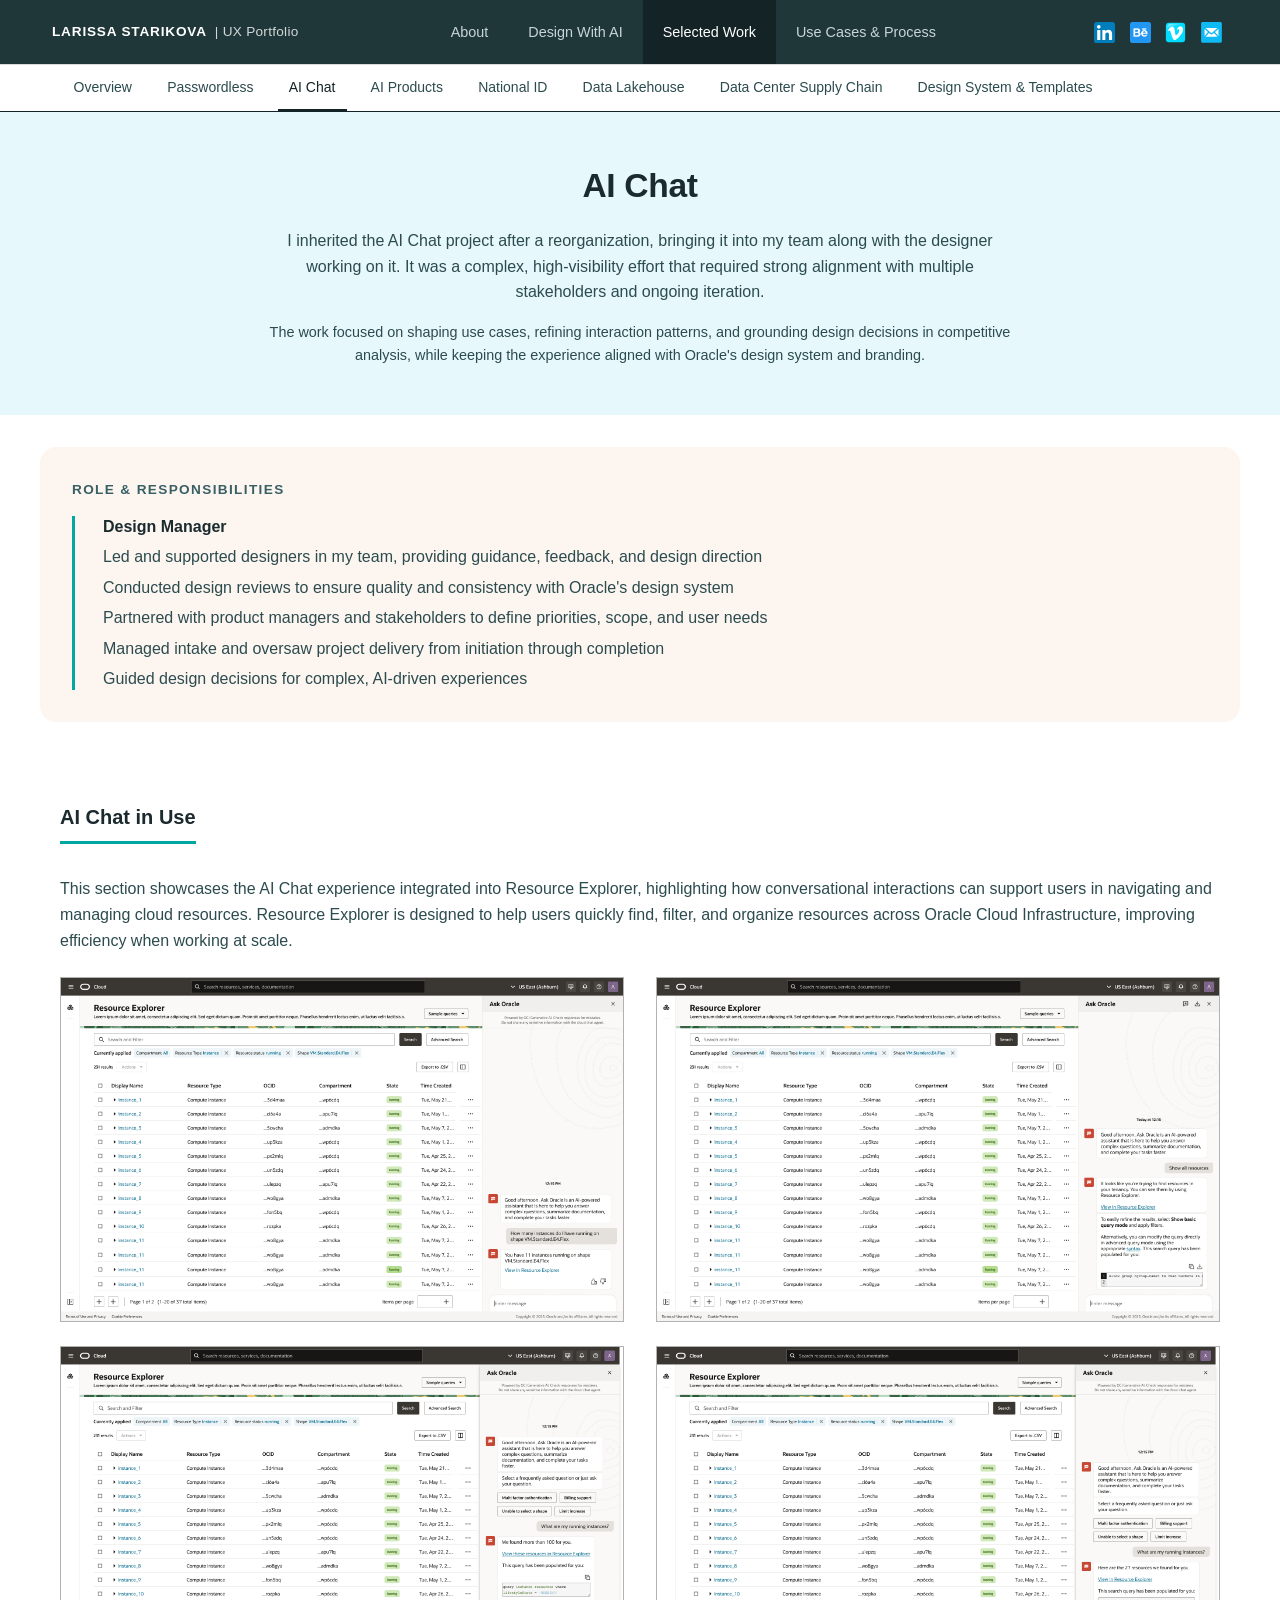
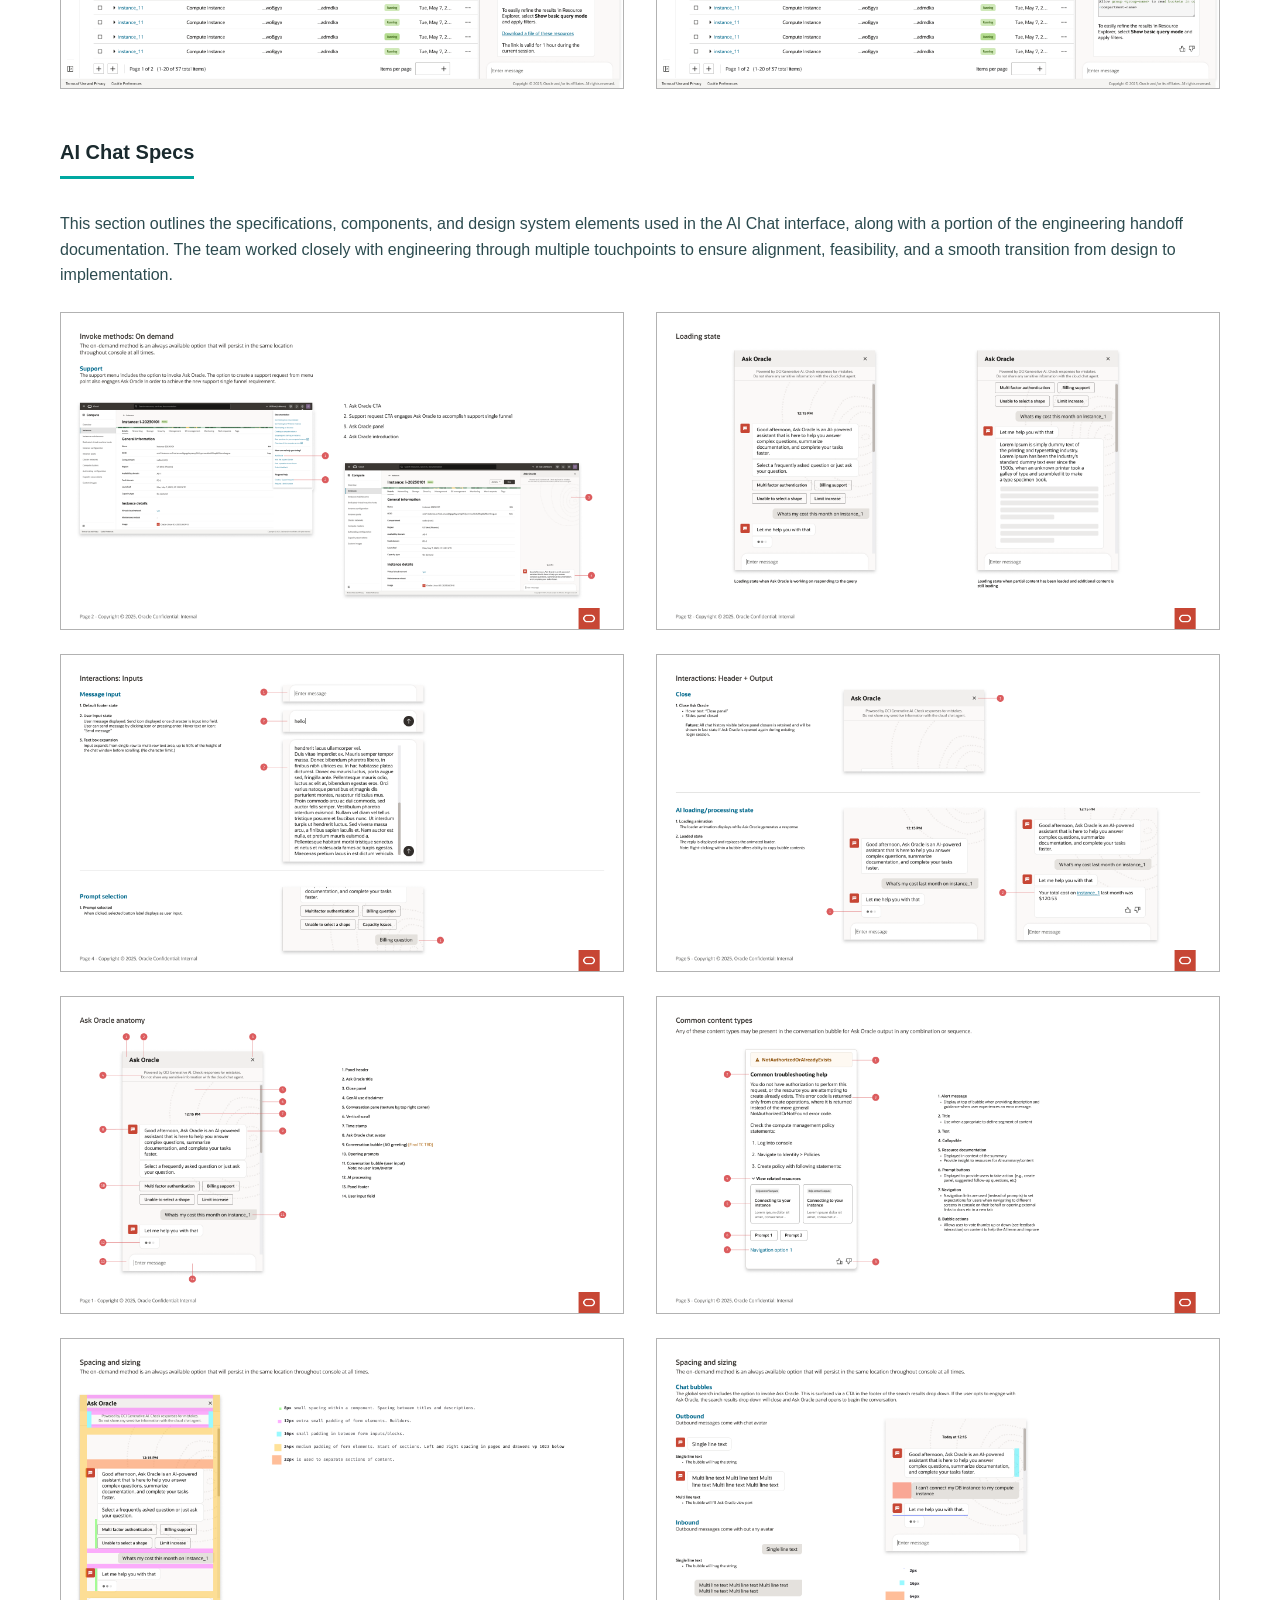
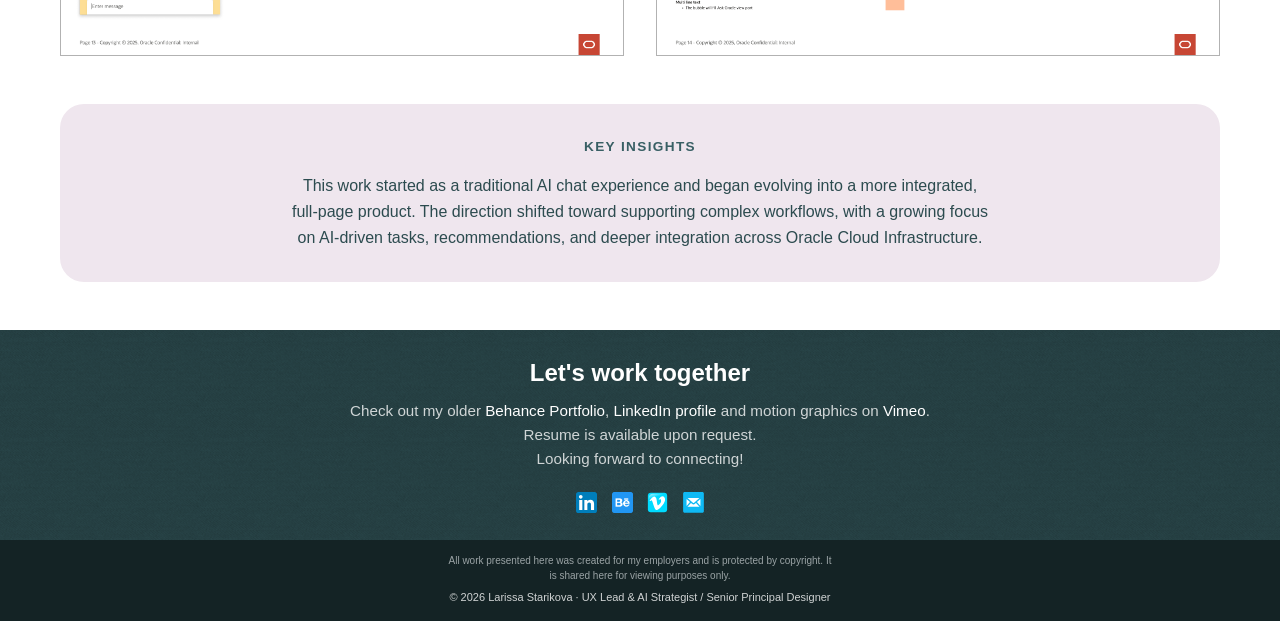
<file: selected-work/ai-chat.html>
<!DOCTYPE html>
<html lang="en">
<head>
    <meta charset="UTF-8">
    <meta name="viewport" content="width=device-width, initial-scale=1.0">
    <meta name="description" content="AI Chat — Larissa Starikova's UX portfolio case study">
    <title>Larissa Starikova | AI Chat</title>
    <link rel="stylesheet" href="../css/style.css">
    <style>
        /* Page-specific styles for AI Chat case study */
        .ai-chat-header {
            background: #E6F8FC;
            padding: 3rem 1.25rem 3rem;
            text-align: center;
        }
        
        .ai-chat-header__inner {
            max-width: var(--max-w);
            margin: 0 auto;
        }
        
        .ai-chat-header__title {
            font-size: clamp(1.6rem, 3vw, 2.1rem);
            font-weight: 700;
            color: #1a2a2e;
            margin: 0 0 1rem;
            letter-spacing: -0.01em;
        }
        
        .ai-chat-header__text {
            font-size: 1rem;
            line-height: 1.6;
            color: #2c4b4f;
            max-width: 760px;
            margin: 0 auto;
        }
        
        .ai-chat-header__small {
            font-size: 0.9rem;
            line-height: 1.6;
            color: #2c4b4f;
            max-width: 760px;
            margin: 1rem auto 0;
        }
        
        .section-title {
            font-size: 1.75rem;
            font-weight: 700;
            color: #1a2a2e;
            margin: 0 0 0.5rem;
            letter-spacing: -0.01em;
        }
        
        .section-subtitle {
            font-size: 0.85rem;
            text-transform: uppercase;
            letter-spacing: 0.1em;
            color: #385f64;
            margin-bottom: 1rem;
            font-weight: 600;
        }
        
        /* My Role Section */
        .role-section-wrapper {
            background: #FFFFFF;
            padding: 2rem 1.25rem;
        }
        
        .role-box {
            background: #FDF6F0;
            padding: 2rem;
            margin: 0 auto;
            border-radius: 16px;
            max-width: var(--max-w);
        }
        
        /* Continuous vertical bar list style */
        .bullet-list-vertical-bar {
            margin: 0;
            padding-left: 1rem;
            list-style: none;
            color: #2c4b4f;
            line-height: 1.4;
            border-left: 3px solid #00a8a1;
        }
        
        .bullet-list-vertical-bar li {
            margin-bottom: 0.5rem;
            padding-left: 0.75rem;
        }
        
        .bullet-list-vertical-bar li:last-child {
            margin-bottom: 0;
        }
        
        .bullet-list-vertical-bar li strong {
            font-weight: 700;
            color: #1a2a2e;
        }
        
        .image-row-2col {
            display: grid;
            grid-template-columns: 1fr 1fr;
            gap: 2rem;
            margin: 1.5rem 0;
        }
        
        @media (max-width: 768px) {
            .image-row-2col {
                grid-template-columns: 1fr;
                gap: 1rem;
            }
        }
        
        .image-row-2col img {
            width: 100%;
            display: block;
            border: 1px solid rgba(0,0,0,0.3);
        }
        
        .research-section {
            margin: 3rem 0;
        }
        
        .research-header-label {
            font-size: 1.25rem;
            font-weight: 700;
            color: #1a2a2e;
            margin-bottom: 1rem;
            padding-bottom: 0.5rem;
            border-bottom: 3px solid #00a8a1;
            display: inline-block;
        }
        
        .section-description {
            color: #2c4b4f;
            margin: 1rem 0 1.5rem;
            line-height: 1.6;
        }
        
        .outcomes-box {
            background: #EFE6EE;
            border-radius: 24px;
            padding: 2rem;
            text-align: center;
            margin: 3rem 0;
        }
        
        .outcomes-box p {
            color: #2c4b4f;
            max-width: 700px;
            margin: 0 auto;
            line-height: 1.6;
        }
        
        .container {
            max-width: var(--max-w);
            margin: 0 auto;
            padding: 0 1.25rem;
        }
    </style>
</head>
<body>

    <a class="skip-link" href="#main">Skip to content</a>

    <!-- Main Navigation -->
    <nav class="main-nav" aria-label="Primary">
        <div class="main-nav__inner">
            <div style="display:flex; align-items:center; gap:.25rem;">
                <button id="menu-toggle" class="menu-toggle" aria-label="Open menu" aria-controls="mobile-menu" aria-expanded="false">
                    <svg xmlns="http://www.w3.org/2000/svg" viewBox="0 0 24 24" fill="none" stroke="currentColor" stroke-width="2" stroke-linecap="round" stroke-linejoin="round" aria-hidden="true">
                        <line x1="4" y1="6" x2="20" y2="6"></line>
                        <line x1="4" y1="12" x2="20" y2="12"></line>
                        <line x1="4" y1="18" x2="20" y2="18"></line>
                    </svg>
                </button>
                <a href="../index.html" class="main-nav__brand" style="text-decoration:none; color:inherit;">
                    Larissa Starikova
                    <span class="main-nav__brand-divider" style="color: rgb(255, 255, 255); opacity: 0.8">| UX Portfolio</span>
                </a>
            </div>

            <ul class="main-nav__links" role="menubar">
                <li role="none"><a href="../index.html" role="menuitem" class="main-nav__link">About</a></li>
                <li role="none"><a href="../design-ai.html" role="menuitem" class="main-nav__link">Design With AI</a></li>
                <li role="none"><a href="index.html" role="menuitem" class="main-nav__link is-active" aria-current="page">Selected Work</a></li>
                <li role="none"><a href="../use-cases/" role="menuitem" class="main-nav__link">Use Cases &amp; Process</a></li>
            </ul>

            <div class="main-nav__social" aria-label="External profiles">
                <a class="social-link" href="https://www.linkedin.com/in/larissastarikova/" target="_blank" rel="noopener noreferrer" aria-label="LinkedIn">
                    <img src="../images/shared/linkedin-logo.svg" alt="LinkedIn" class="social-icon">
                </a>
                <a class="social-link" href="https://www.behance.net/deeporange" target="_blank" rel="noopener noreferrer" aria-label="Behance">
                    <img src="../images/shared/behance-good.png" alt="Behance" class="social-icon">
                </a>
                <a class="social-link" href="https://vimeo.com/deeporange/videos" target="_blank" rel="noopener noreferrer" aria-label="Vimeo">
                    <img src="../images/shared/vimeo-logo.svg" alt="Vimeo" class="social-icon">
                </a>
                <a class="social-link" href="mailto:larissastar@outlook.com" aria-label="Email">
                    <img src="../images/shared/email-icon.svg" alt="Email" class="social-icon">
                </a>
            </div>
        </div>
    </nav>

    <!-- Mobile Menu -->
    <div id="mobile-menu" class="mobile-menu" role="dialog" aria-modal="true" aria-label="Site menu">
        <div class="mobile-menu__head">
            <div class="mobile-menu__brand">
                <div class="mobile-menu__brand-name">Larissa Starikova</div>
                <div class="mobile-menu__brand-sub">UX Portfolio</div>
            </div>
            <button id="mobile-menu-close" class="mobile-menu__close" aria-label="Close menu">
                <svg xmlns="http://www.w3.org/2000/svg" width="24" height="24" viewBox="0 0 24 24" fill="none" stroke="currentColor" stroke-width="2" stroke-linecap="round" stroke-linejoin="round" aria-hidden="true">
                    <line x1="18" y1="6" x2="6" y2="18"></line>
                    <line x1="6" y1="6" x2="18" y2="18"></line>
                </svg>
            </button>
        </div>
        <ul class="mobile-menu__list">
            <li><a href="../index.html" class="mobile-menu__link">About</a></li>
            <li><a href="../design-ai.html" class="mobile-menu__link">Design With AI</a></li>
            <li><a href="index.html" class="mobile-menu__link is-active" aria-current="page">Selected Work</a></li>
            <li><a href="../use-cases/" class="mobile-menu__link">Use Cases &amp; Process</a></li>
        </ul>
    </div>

    <!-- Sub-Navigation -->
    <nav id="sub-nav-selected" class="sub-nav is-visible" aria-label="Selected work">
        <div class="sub-nav__inner">
            <button id="sub-nav-selected-left" class="sub-nav__arrow sub-nav__arrow--left" aria-label="Scroll left" type="button">
                <svg xmlns="http://www.w3.org/2000/svg" viewBox="0 0 24 24" fill="none" stroke="currentColor" stroke-width="2" stroke-linecap="round" stroke-linejoin="round" aria-hidden="true"><polyline points="15 18 9 12 15 6"></polyline></svg>
            </button>
            <div id="sub-nav-selected-scroller" class="sub-nav__scroller">
                <ul class="sub-nav__list">
                    <li><a href="index.html" class="sub-nav__link">Overview</a></li>
                    <li><a href="passwordless.html" class="sub-nav__link">Passwordless</a></li>
                    <li><a href="ai-chat.html" class="sub-nav__link is-active" aria-current="page">AI Chat</a></li>
                    <li><a href="ai-products.html" class="sub-nav__link">AI Products</a></li>
                    <li><a href="national-id.html" class="sub-nav__link">National ID</a></li>
                    <li><a href="data-lake.html" class="sub-nav__link">Data Lakehouse</a></li>
                    <li><a href="data-center.html" class="sub-nav__link">Data Center Supply Chain</a></li>
                    <li><a href="templates.html" class="sub-nav__link">Design System & Templates</a></li>
                </ul>
            </div>
            <button id="sub-nav-selected-right" class="sub-nav__arrow sub-nav__arrow--right" aria-label="Scroll right" type="button">
                <svg xmlns="http://www.w3.org/2000/svg" viewBox="0 0 24 24" fill="none" stroke="currentColor" stroke-width="2" stroke-linecap="round" stroke-linejoin="round" aria-hidden="true"><polyline points="9 18 15 12 9 6"></polyline></svg>
            </button>
        </div>
    </nav>

    <main id="main">

        <!-- Top Section -->
        <section class="ai-chat-header">
            <div class="ai-chat-header__inner">
                <h1 class="ai-chat-header__title">AI Chat</h1>
                <p class="ai-chat-header__text">I inherited the AI Chat project after a reorganization, bringing it into my team along with the designer working on it. It was a complex, high-visibility effort that required strong alignment with multiple stakeholders and ongoing iteration.</p>
                <p class="ai-chat-header__small">The work focused on shaping use cases, refining interaction patterns, and grounding design decisions in competitive analysis, while keeping the experience aligned with Oracle's design system and branding.</p>
            </div>
        </section>

        <!-- ROLE & RESPONSIBILITIES Section -->
        <div class="role-section-wrapper">
            <div class="role-box">
                <div class="section-subtitle">ROLE & RESPONSIBILITIES</div>
                <ul class="bullet-list-vertical-bar">
                    <li><strong>Design Manager</strong></li>
                    <li>Led and supported designers in my team, providing guidance, feedback, and design direction</li>
                    <li>Conducted design reviews to ensure quality and consistency with Oracle's design system</li>
                    <li>Partnered with product managers and stakeholders to define priorities, scope, and user needs</li>
                    <li>Managed intake and oversaw project delivery from initiation through completion</li>
                    <li>Guided design decisions for complex, AI-driven experiences</li>
                </ul>
            </div>
        </div>

        <!-- Section 1: AI Chat in Use -->
        <div class="container">
            <div class="research-section">
                <div class="research-header-label">AI Chat in Use</div>
                <p class="section-description">This section showcases the AI Chat experience integrated into Resource Explorer, highlighting how conversational interactions can support users in navigating and managing cloud resources. Resource Explorer is designed to help users quickly find, filter, and organize resources across Oracle Cloud Infrastructure, improving efficiency when working at scale.</p>
                
                <div class="image-row-2col">
                    <img src="../images/selected-work/ai-chat/ao_01.png" alt="AI Chat in use screenshot 1">
                    <img src="../images/selected-work/ai-chat/ao_02.png" alt="AI Chat in use screenshot 2">
                </div>
                <div class="image-row-2col">
                    <img src="../images/selected-work/ai-chat/ao_03.png" alt="AI Chat in use screenshot 3">
                    <img src="../images/selected-work/ai-chat/ao_04.png" alt="AI Chat in use screenshot 4">
                </div>
            </div>

            <!-- Section 2: AI Chat Specs -->
            <div class="research-section">
                <div class="research-header-label">AI Chat Specs</div>
                <p class="section-description">This section outlines the specifications, components, and design system elements used in the AI Chat interface, along with a portion of the engineering handoff documentation. The team worked closely with engineering through multiple touchpoints to ensure alignment, feasibility, and a smooth transition from design to implementation.</p>
                
                <div class="image-row-2col">
                    <img src="../images/selected-work/ai-chat/ao_spec_01.png" alt="AI Chat specifications 1">
                    <img src="../images/selected-work/ai-chat/ao_spec_02.png" alt="AI Chat specifications 2">
                </div>
                <div class="image-row-2col">
                    <img src="../images/selected-work/ai-chat/ao_spec_03.png" alt="AI Chat specifications 3">
                    <img src="../images/selected-work/ai-chat/ao_spec_04.png" alt="AI Chat specifications 4">
                </div>
                <div class="image-row-2col">
                    <img src="../images/selected-work/ai-chat/ao_spec_05.png" alt="AI Chat specifications 5">
                    <img src="../images/selected-work/ai-chat/ao_spec_06.png" alt="AI Chat specifications 6">
                </div>
                <div class="image-row-2col">
                    <img src="../images/selected-work/ai-chat/ao_spec_07.png" alt="AI Chat specifications 7">
                    <img src="../images/selected-work/ai-chat/ao_spec_08.png" alt="AI Chat specifications 8">
                </div>
            </div>

            <!-- Key Insights Section -->
            <div class="outcomes-box">
                <div class="section-subtitle">KEY INSIGHTS</div>
                <p>This work started as a traditional AI chat experience and began evolving into a more integrated, full-page product. The direction shifted toward supporting complex workflows, with a growing focus on AI-driven tasks, recommendations, and deeper integration across Oracle Cloud Infrastructure.</p>
            </div>
        </div>

    </main>

    <!-- Footer -->
    <footer class="site-footer" aria-labelledby="footer-title">
        <div class="site-footer__band">
            <h2 id="footer-title" class="site-footer__title">Let's work together</h2>
            <p class="site-footer__text">Check out my older <a class="footer-style-link" href="https://www.behance.net/deeporange" target="_blank" rel="noopener noreferrer">Behance Portfolio</a>, <a class="footer-style-link" href="https://www.linkedin.com/in/larissastarikova/" target="_blank" rel="noopener noreferrer">LinkedIn profile</a> and motion graphics on <a class="footer-style-link" href="https://vimeo.com/deeporange/videos" target="_blank" rel="noopener noreferrer">Vimeo</a>.<br>Resume is available upon request.<br>Looking forward to connecting!</p>

            <div class="site-footer__social" aria-label="Get in touch">
                <a class="social-link" href="https://www.linkedin.com/in/larissastarikova/" target="_blank" rel="noopener noreferrer" aria-label="LinkedIn">
                    <img src="../images/shared/linkedin-logo.svg" alt="LinkedIn" class="social-icon">
                </a>
                <a class="social-link" href="https://www.behance.net/deeporange" target="_blank" rel="noopener noreferrer" aria-label="Behance">
                    <img src="../images/shared/behance-good.png" alt="Behance" class="social-icon">
                </a>
                <a class="social-link" href="https://vimeo.com/deeporange/videos" target="_blank" rel="noopener noreferrer" aria-label="Vimeo">
                    <img src="../images/shared/vimeo-logo.svg" alt="Vimeo" class="social-icon">
                </a>
                <a class="social-link" href="mailto:larissastar@outlook.com" aria-label="Email">
                    <img src="../images/shared/email-icon.svg" alt="Email" class="social-icon">
                </a>
            </div>
        </div>
        <div class="site-footer__meta">
            <p class="site-footer__disclaimer">All work presented here was created for my employers and is protected by copyright. It is shared here for viewing purposes only.</p>
            <p class="site-footer__copyright">© 2026 Larissa Starikova · UX Lead &amp; AI Strategist / Senior Principal Designer</p>
        </div>
    </footer>

    <script src="../js/main.js" defer></script>
    <script>
    (function() {
        'use strict';
        
        var scroller = document.getElementById('sub-nav-selected-scroller');
        var leftArrow = document.getElementById('sub-nav-selected-left');
        var rightArrow = document.getElementById('sub-nav-selected-right');
        var subNav = document.getElementById('sub-nav-selected');
        
        if (!scroller) return;
        
        function checkArrows() {
            var hasOverflow = scroller.scrollWidth > scroller.clientWidth + 1;
            var atStart = scroller.scrollLeft <= 2;
            var atEnd = scroller.scrollLeft + scroller.clientWidth >= scroller.scrollWidth - 2;
            
            if (leftArrow) leftArrow.classList.toggle('is-visible', hasOverflow && !atStart);
            if (rightArrow) rightArrow.classList.toggle('is-visible', hasOverflow && !atEnd);
        }
        
        if (leftArrow) leftArrow.addEventListener('click', () => scroller.scrollBy({ left: -180, behavior: 'smooth' }));
        if (rightArrow) rightArrow.addEventListener('click', () => scroller.scrollBy({ left: 180, behavior: 'smooth' }));
        
        scroller.addEventListener('scroll', checkArrows);
        window.addEventListener('resize', checkArrows);
        setTimeout(checkArrows, 100);
        
        function updateShadow() {
            if (!subNav) return;
            subNav.classList.toggle('has-shadow', window.scrollY > 8);
        }
        window.addEventListener('scroll', () => requestAnimationFrame(updateShadow), { passive: true });
        updateShadow();
    })();
    </script>
</body>
</html>
</file>
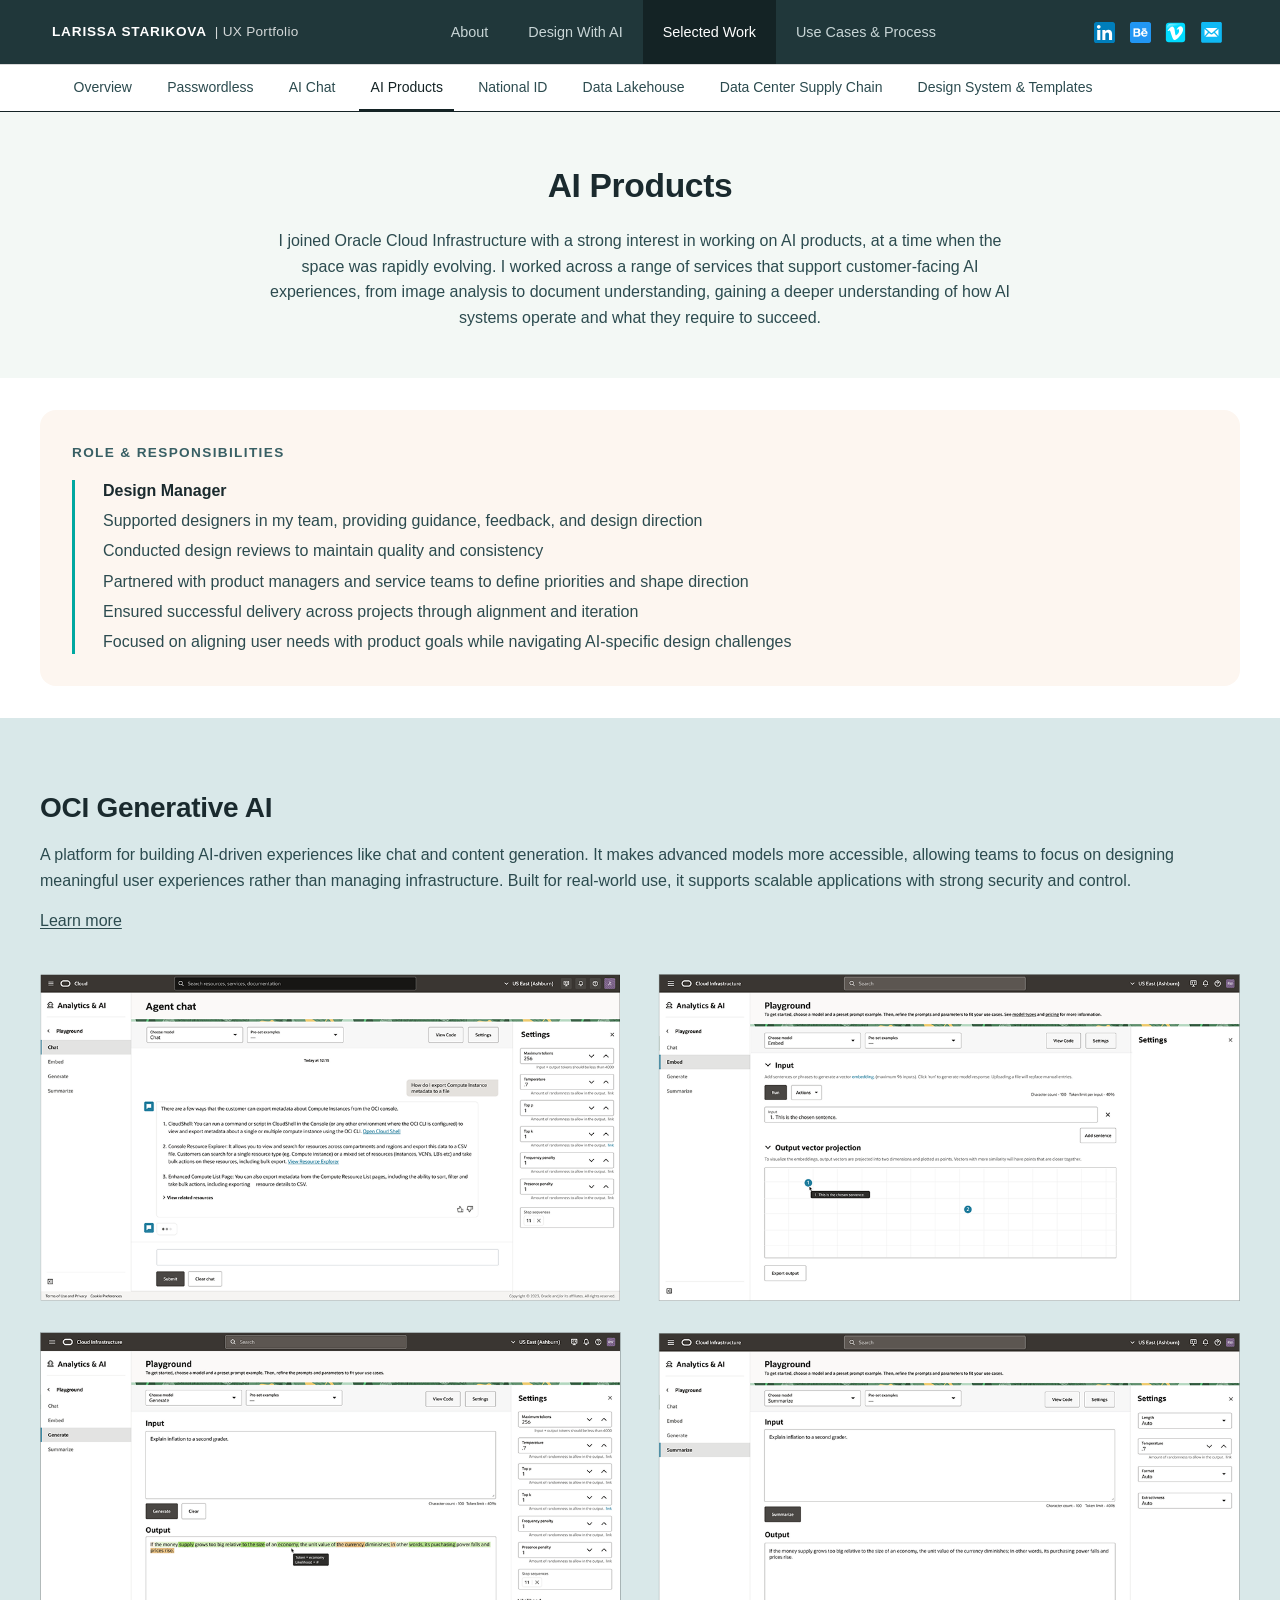
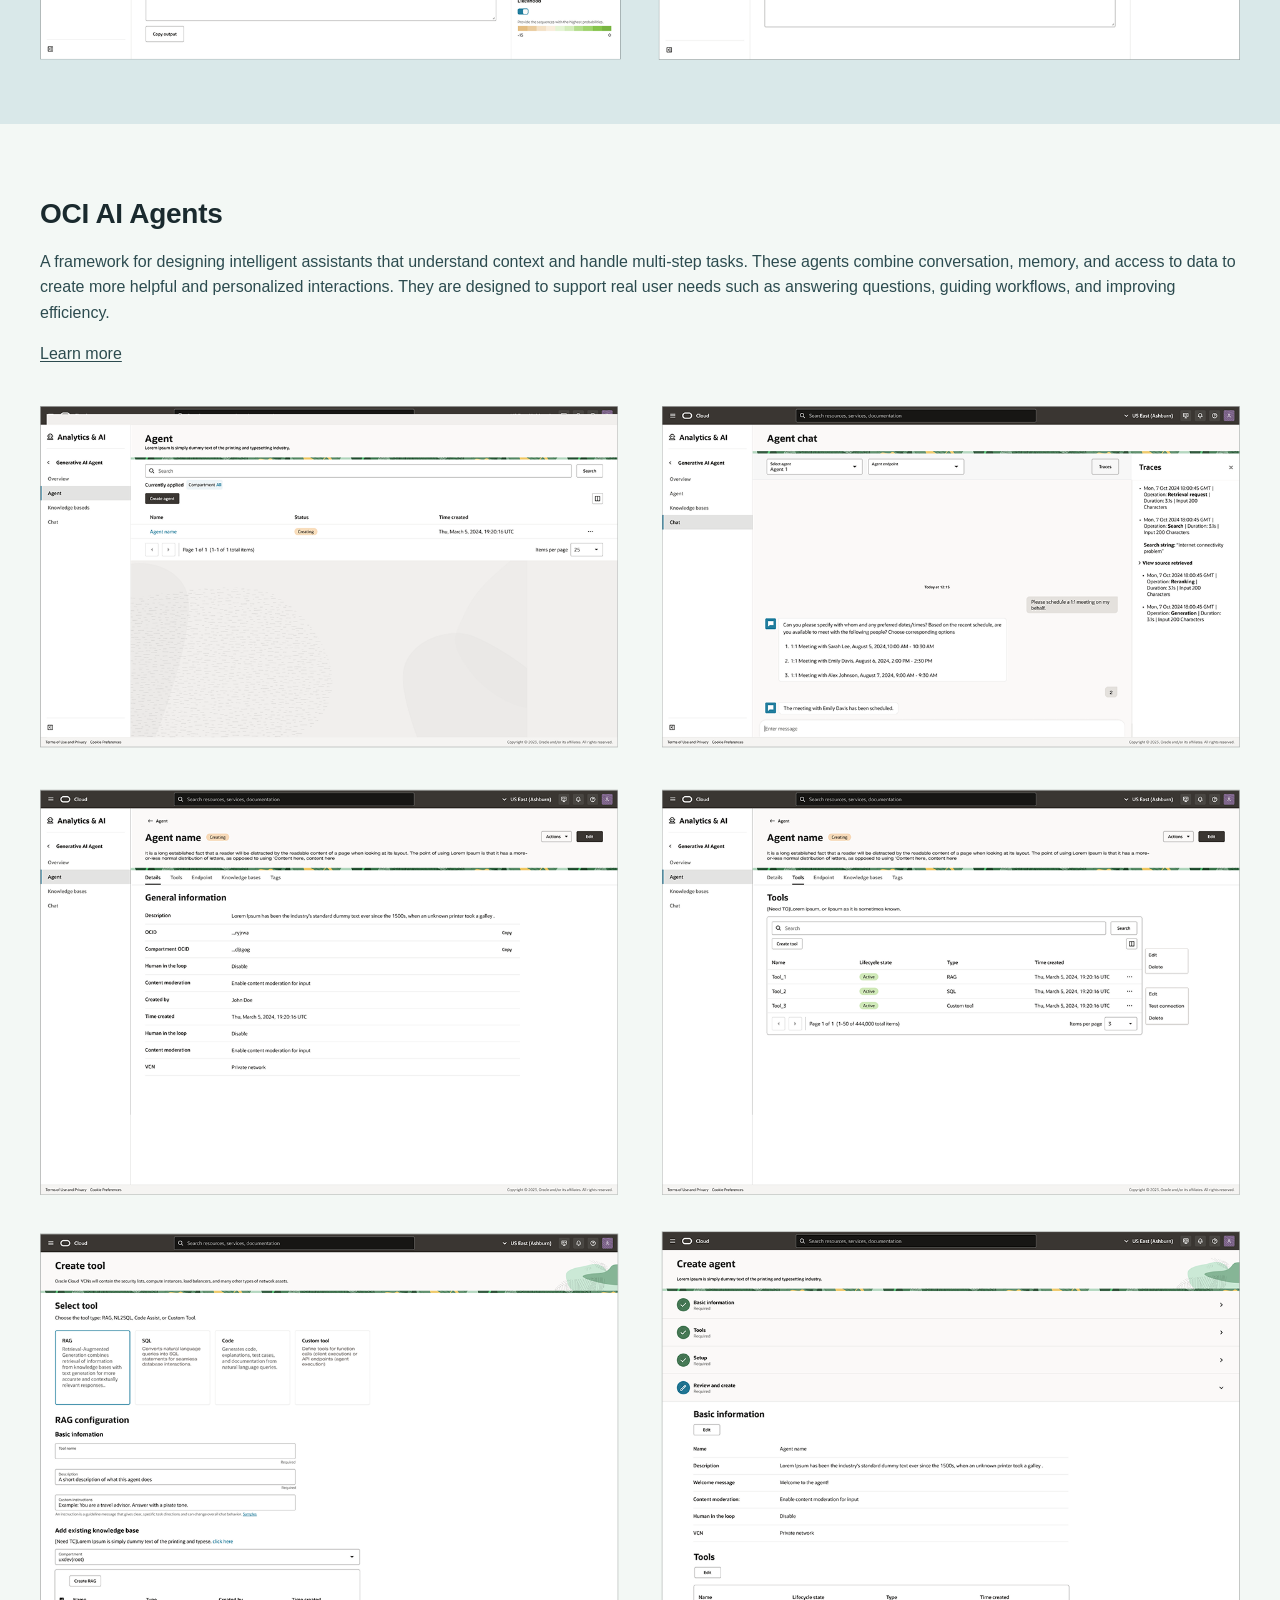
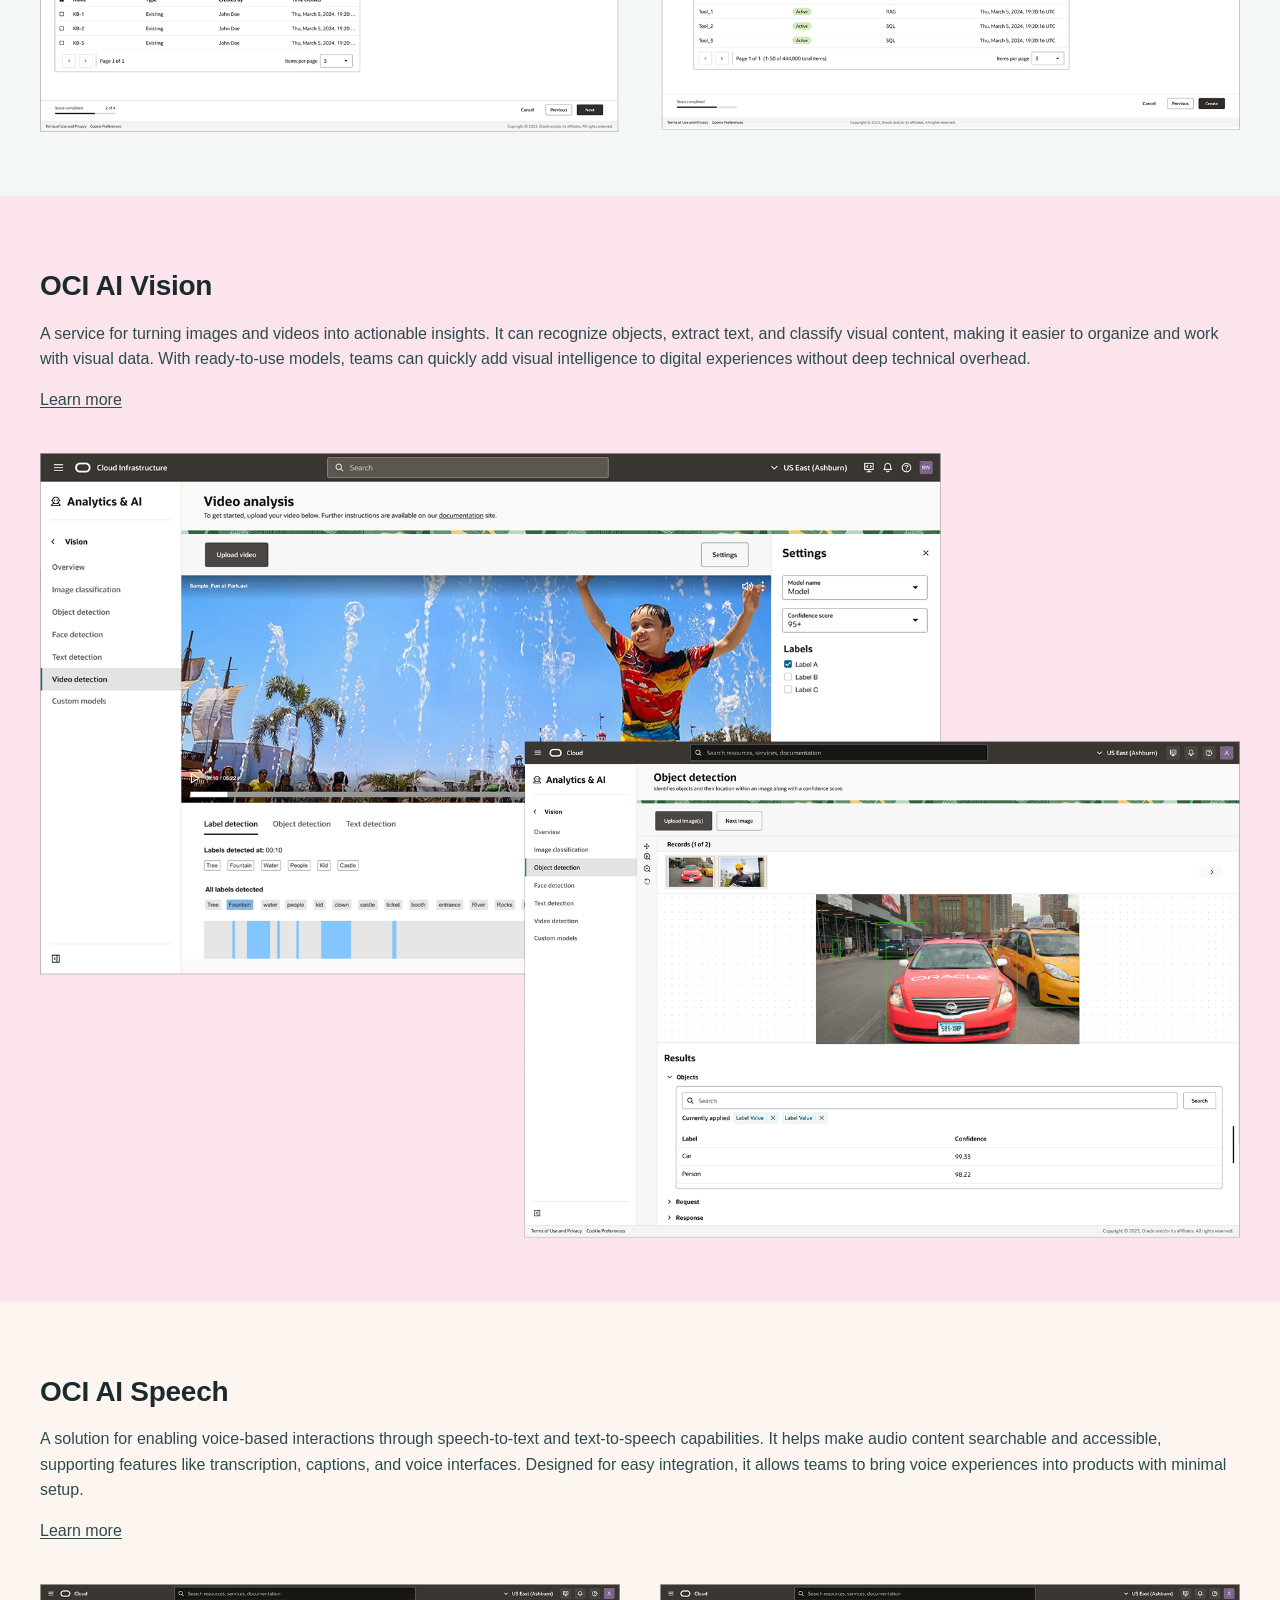
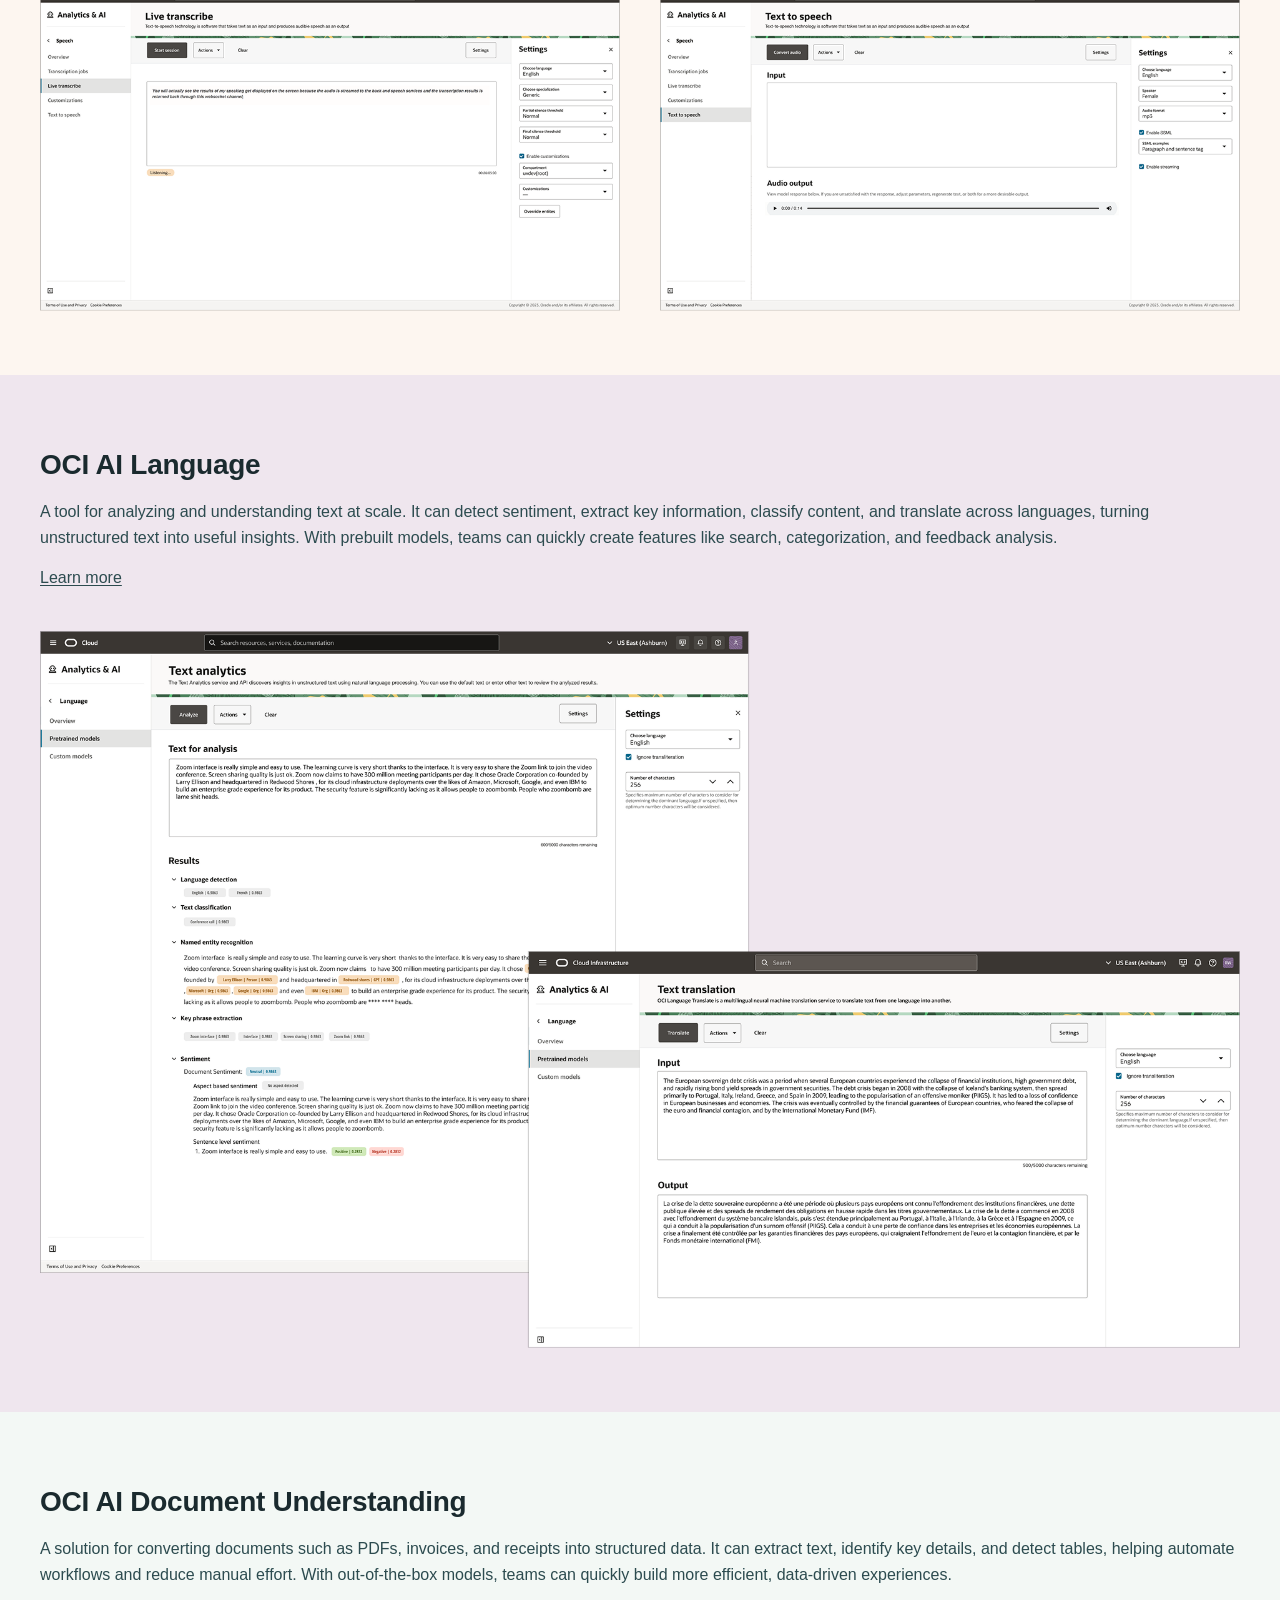
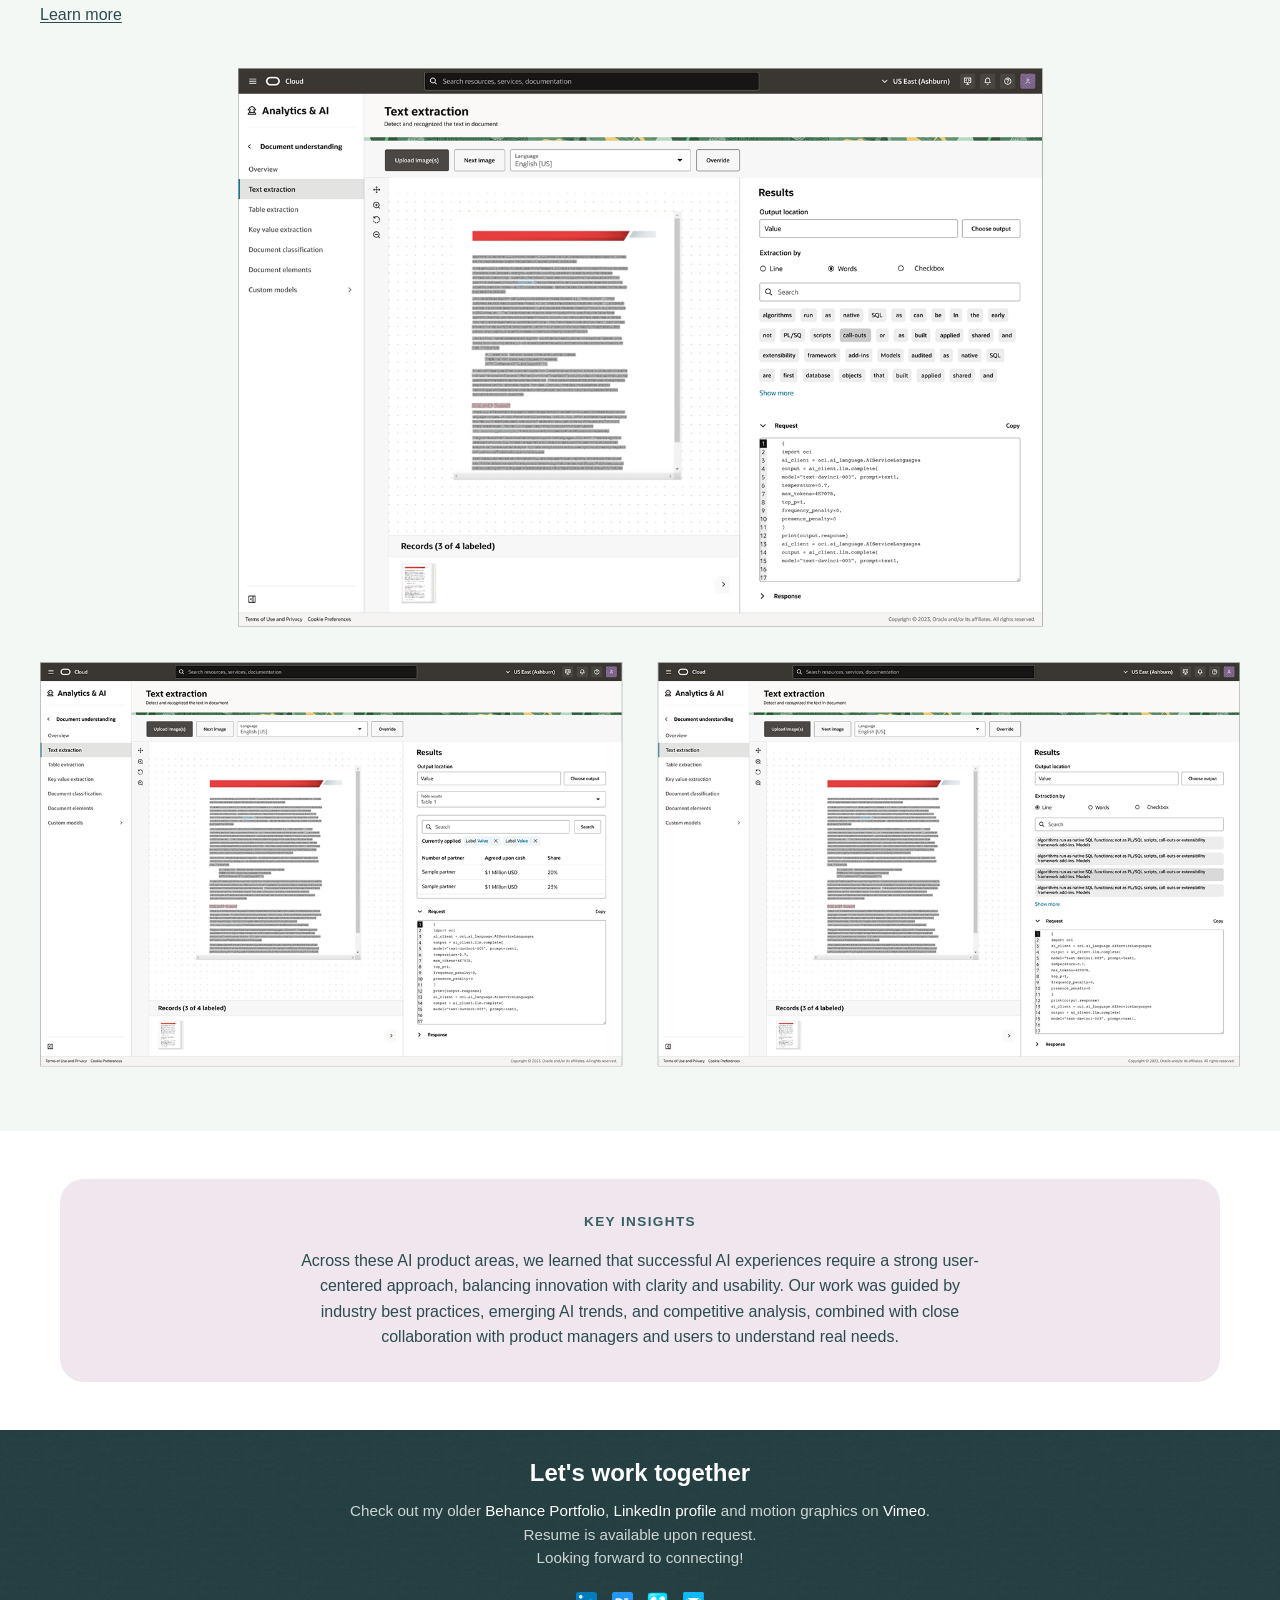
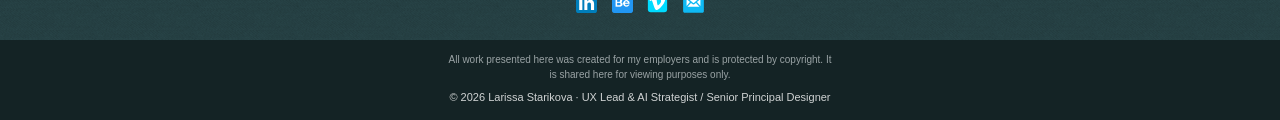
<file: selected-work/ai-products.html>
<!DOCTYPE html>
<html lang="en">
<head>
    <meta charset="UTF-8">
    <meta name="viewport" content="width=device-width, initial-scale=1.0">
    <meta name="description" content="AI Products — Larissa Starikova's UX portfolio case study">
    <title>Larissa Starikova | AI Products</title>
    <link rel="stylesheet" href="../css/style.css">
    <style>
        /* Page-specific styles for AI Products case study */
        .selected-work-intro {
            background: #F3F8F5;
            padding: 3rem 1.25rem 3rem;
            text-align: center;
        }
        
        .selected-work-intro__inner {
            max-width: var(--max-w);
            margin: 0 auto;
        }
        
        .selected-work-intro__title {
            font-size: clamp(1.6rem, 3vw, 2.1rem);
            font-weight: 700;
            color: #1a2a2e;
            margin: 0 0 1rem;
            letter-spacing: -0.01em;
        }
        
        .selected-work-intro__text {
            font-size: 1rem;
            line-height: 1.6;
            color: #2c4b4f;
            max-width: 760px;
            margin: 0 auto;
        }
        
        /* My Role Section */
        .role-section-wrapper {
            background: #FFFFFF;
            padding: 2rem 1.25rem;
        }
        
        .role-box {
            background: #FDF6F0;
            padding: 2rem;
            margin: 0 auto;
            border-radius: 16px;
            max-width: var(--max-w);
        }
        
        .section-subtitle {
            font-size: 0.85rem;
            text-transform: uppercase;
            letter-spacing: 0.1em;
            color: #385f64;
            margin-bottom: 1rem;
            font-weight: 600;
        }
        
        /* Continuous vertical bar list style */
        .bullet-list-vertical-bar {
            margin: 0;
            padding-left: 1rem;
            list-style: none;
            color: #2c4b4f;
            line-height: 1.4;
            border-left: 3px solid #00a8a1;
        }
        
        .bullet-list-vertical-bar li {
            margin-bottom: 0.5rem;
            padding-left: 0.75rem;
        }
        
        .bullet-list-vertical-bar li:last-child {
            margin-bottom: 0;
        }
        
        .bullet-list-vertical-bar li strong {
            font-weight: 700;
            color: #1a2a2e;
        }
        
        /* Centered layout for sections */
        .content-wrapper--centered {
            display: grid;
            grid-template-columns: 1fr;
            gap: 1.5rem;
            max-width: var(--max-w);
            margin: 0 auto;
            text-align: left;
        }
        
        .content-wrapper--centered .content-block {
            max-width: 100%;
            text-align: left;
        }
        
        .content-block__title {
            font-size: clamp(1.4rem, 2.5vw, 1.75rem);
            font-weight: 700;
            color: #1a2a2e;
            margin: 0 0 1rem;
            letter-spacing: -0.01em;
            line-height: 1.3;
        }
        
        .content-block__text {
            font-size: 1rem;
            color: #2c4b4f;
            line-height: 1.6;
            margin: 0 0 1rem;
        }
        
        .content-block__link {
            margin-top: 0;
        }
        
        .content-block__link a {
            color: #2c4b4f;
            text-decoration: underline;
            text-underline-offset: 2px;
        }
        
        .content-block__link a:hover {
            color: #0b0e0d;
            text-decoration: underline;
        }
        
        .image-centered {
            width: 100%;
            height: auto;
            display: block;
            border: none;
        }
        
        .content-section {
            padding: 4rem 1.25rem;
        }
        
        .outcomes-box {
            background: #EFE6EE;
            border-radius: 24px;
            padding: 2rem;
            text-align: center;
            margin: 3rem 0;
        }
        
        .outcomes-box p {
            color: #2c4b4f;
            max-width: 700px;
            margin: 0 auto;
            line-height: 1.6;
        }
        
        .container {
            max-width: var(--max-w);
            margin: 0 auto;
            padding: 0 1.25rem;
        }
        
        @media (max-width: 768px) {
            .content-section {
                padding: 3rem 1.25rem;
            }
        }
    </style>
</head>
<body>

    <a class="skip-link" href="#main">Skip to content</a>

    <!-- Main Navigation -->
    <nav class="main-nav" aria-label="Primary">
        <div class="main-nav__inner">
            <div style="display:flex; align-items:center; gap:.25rem;">
                <button id="menu-toggle" class="menu-toggle" aria-label="Open menu" aria-controls="mobile-menu" aria-expanded="false">
                    <svg xmlns="http://www.w3.org/2000/svg" viewBox="0 0 24 24" fill="none" stroke="currentColor" stroke-width="2" stroke-linecap="round" stroke-linejoin="round" aria-hidden="true">
                        <line x1="4" y1="6" x2="20" y2="6"></line>
                        <line x1="4" y1="12" x2="20" y2="12"></line>
                        <line x1="4" y1="18" x2="20" y2="18"></line>
                    </svg>
                </button>
                <a href="../index.html" class="main-nav__brand" style="text-decoration:none; color:inherit;">
                    Larissa Starikova
                    <span class="main-nav__brand-divider" style="color: rgb(255, 255, 255); opacity: 0.8">| UX Portfolio</span>
                </a>
            </div>

            <ul class="main-nav__links" role="menubar">
                <li role="none"><a href="../index.html" role="menuitem" class="main-nav__link">About</a></li>
                <li role="none"><a href="../design-ai.html" role="menuitem" class="main-nav__link">Design With AI</a></li>
                <li role="none"><a href="index.html" role="menuitem" class="main-nav__link is-active" aria-current="page">Selected Work</a></li>
                <li role="none"><a href="../use-cases/" role="menuitem" class="main-nav__link">Use Cases &amp; Process</a></li>
            </ul>

            <div class="main-nav__social" aria-label="External profiles">
                <a class="social-link" href="https://www.linkedin.com/in/larissastarikova/" target="_blank" rel="noopener noreferrer" aria-label="LinkedIn">
                    <img src="../images/shared/linkedin-logo.svg" alt="LinkedIn" class="social-icon">
                </a>
                <a class="social-link" href="https://www.behance.net/deeporange" target="_blank" rel="noopener noreferrer" aria-label="Behance">
                    <img src="../images/shared/behance-good.png" alt="Behance" class="social-icon">
                </a>
                <a class="social-link" href="https://vimeo.com/deeporange/videos" target="_blank" rel="noopener noreferrer" aria-label="Vimeo">
                    <img src="../images/shared/vimeo-logo.svg" alt="Vimeo" class="social-icon">
                </a>
                <a class="social-link" href="mailto:larissastar@outlook.com" aria-label="Email">
                    <img src="../images/shared/email-icon.svg" alt="Email" class="social-icon">
                </a>
            </div>
        </div>
    </nav>

    <!-- Mobile Menu -->
    <div id="mobile-menu" class="mobile-menu" role="dialog" aria-modal="true" aria-label="Site menu">
        <div class="mobile-menu__head">
            <div class="mobile-menu__brand">
                <div class="mobile-menu__brand-name">Larissa Starikova</div>
                <div class="mobile-menu__brand-sub">UX Portfolio</div>
            </div>
            <button id="mobile-menu-close" class="mobile-menu__close" aria-label="Close menu">
                <svg xmlns="http://www.w3.org/2000/svg" width="24" height="24" viewBox="0 0 24 24" fill="none" stroke="currentColor" stroke-width="2" stroke-linecap="round" stroke-linejoin="round" aria-hidden="true">
                    <line x1="18" y1="6" x2="6" y2="18"></line>
                    <line x1="6" y1="6" x2="18" y2="18"></line>
                </svg>
            </button>
        </div>
        <ul class="mobile-menu__list">
            <li><a href="../index.html" class="mobile-menu__link">About</a></li>
            <li><a href="../design-ai.html" class="mobile-menu__link">Design With AI</a></li>
            <li><a href="index.html" class="mobile-menu__link is-active" aria-current="page">Selected Work</a></li>
            <li><a href="../use-cases/" class="mobile-menu__link">Use Cases &amp; Process</a></li>
        </ul>
    </div>

    <!-- Sub-Navigation -->
    <nav id="sub-nav-selected" class="sub-nav is-visible" aria-label="Selected work">
        <div class="sub-nav__inner">
            <button id="sub-nav-selected-left" class="sub-nav__arrow sub-nav__arrow--left" aria-label="Scroll left" type="button">
                <svg xmlns="http://www.w3.org/2000/svg" viewBox="0 0 24 24" fill="none" stroke="currentColor" stroke-width="2" stroke-linecap="round" stroke-linejoin="round" aria-hidden="true"><polyline points="15 18 9 12 15 6"></polyline></svg>
            </button>
            <div id="sub-nav-selected-scroller" class="sub-nav__scroller">
                <ul class="sub-nav__list">
                    <li><a href="index.html" class="sub-nav__link">Overview</a></li>
                    <li><a href="passwordless.html" class="sub-nav__link">Passwordless</a></li>
                    <li><a href="ai-chat.html" class="sub-nav__link">AI Chat</a></li>
                    <li><a href="ai-products.html" class="sub-nav__link is-active" aria-current="page">AI Products</a></li>
                    <li><a href="national-id.html" class="sub-nav__link">National ID</a></li>
                    <li><a href="data-lake.html" class="sub-nav__link">Data Lakehouse</a></li>
                    <li><a href="data-center.html" class="sub-nav__link">Data Center Supply Chain</a></li>
                    <li><a href="templates.html" class="sub-nav__link">Design System & Templates</a></li>
                </ul>
            </div>
            <button id="sub-nav-selected-right" class="sub-nav__arrow sub-nav__arrow--right" aria-label="Scroll right" type="button">
                <svg xmlns="http://www.w3.org/2000/svg" viewBox="0 0 24 24" fill="none" stroke="currentColor" stroke-width="2" stroke-linecap="round" stroke-linejoin="round" aria-hidden="true"><polyline points="9 18 15 12 9 6"></polyline></svg>
            </button>
        </div>
    </nav>

    <main id="main">

        <!-- Overview / Hero Section -->
        <section class="selected-work-intro">
            <div class="selected-work-intro__inner">
                <h1 class="selected-work-intro__title">AI Products</h1>
                <p class="selected-work-intro__text">I joined Oracle Cloud Infrastructure with a strong interest in working on AI products, at a time when the space was rapidly evolving. I worked across a range of services that support customer-facing AI experiences, from image analysis to document understanding, gaining a deeper understanding of how AI systems operate and what they require to succeed.</p>
            </div>
        </section>

        <!-- ROLE & RESPONSIBILITIES Section -->
        <div class="role-section-wrapper">
            <div class="role-box">
                <div class="section-subtitle">ROLE & RESPONSIBILITIES</div>
                <ul class="bullet-list-vertical-bar">
                    <li><strong>Design Manager</strong></li>
                    <li>Supported designers in my team, providing guidance, feedback, and design direction</li>
                    <li>Conducted design reviews to maintain quality and consistency</li>
                    <li>Partnered with product managers and service teams to define priorities and shape direction</li>
                    <li>Ensured successful delivery across projects through alignment and iteration</li>
                    <li>Focused on aligning user needs with product goals while navigating AI-specific design challenges</li>
                </ul>
            </div>
        </div>

        <!-- Section 1: OCI Generative AI -->
        <section class="content-section" style="background: #D9E8E9;">
            <div class="content-wrapper--centered">
                <div class="content-block">
                    <h2 class="content-block__title">OCI Generative AI</h2>
                    <p class="content-block__text">A platform for building AI-driven experiences like chat and content generation. It makes advanced models more accessible, allowing teams to focus on designing meaningful user experiences rather than managing infrastructure. Built for real-world use, it supports scalable applications with strong security and control.</p>
                    <p class="content-block__link"><a href="https://docs.oracle.com/en-us/iaas/Content/generative-ai/overview.htm" target="_blank" rel="noopener noreferrer" class="inline-link">Learn more</a></p>
                </div>
                <img class="image-centered" src="../images/selected-work/ai-products/genai.png" alt="OCI Generative AI interface">
            </div>
        </section>

        <!-- Section 2: OCI AI Agents -->
        <section class="content-section" style="background: #F3F8F5;">
            <div class="content-wrapper--centered">
                <div class="content-block">
                    <h2 class="content-block__title">OCI AI Agents</h2>
                    <p class="content-block__text">A framework for designing intelligent assistants that understand context and handle multi-step tasks. These agents combine conversation, memory, and access to data to create more helpful and personalized interactions. They are designed to support real user needs such as answering questions, guiding workflows, and improving efficiency.</p>
                    <p class="content-block__link"><a href="https://docs.oracle.com/en-us/iaas/Content/generative-ai-agents/overview.htm" target="_blank" rel="noopener noreferrer" class="inline-link">Learn more</a></p>
                </div>
                <img class="image-centered" src="../images/selected-work/ai-products/agent.png" alt="OCI AI Agents interface">
            </div>
        </section>

        <!-- Section 3: OCI AI Vision -->
        <section class="content-section" style="background: #FCE4EC;">
            <div class="content-wrapper--centered">
                <div class="content-block">
                    <h2 class="content-block__title">OCI AI Vision</h2>
                    <p class="content-block__text">A service for turning images and videos into actionable insights. It can recognize objects, extract text, and classify visual content, making it easier to organize and work with visual data. With ready-to-use models, teams can quickly add visual intelligence to digital experiences without deep technical overhead.</p>
                    <p class="content-block__link"><a href="https://www.oracle.com/artificial-intelligence/vision/" target="_blank" rel="noopener noreferrer" class="inline-link">Learn more</a></p>
                </div>
                <img class="image-centered" src="../images/selected-work/ai-products/vision.png" alt="OCI AI Vision interface">
            </div>
        </section>

        <!-- Section 4: OCI AI Speech -->
        <section class="content-section" style="background: #FDF6F0;">
            <div class="content-wrapper--centered">
                <div class="content-block">
                    <h2 class="content-block__title">OCI AI Speech</h2>
                    <p class="content-block__text">A solution for enabling voice-based interactions through speech-to-text and text-to-speech capabilities. It helps make audio content searchable and accessible, supporting features like transcription, captions, and voice interfaces. Designed for easy integration, it allows teams to bring voice experiences into products with minimal setup.</p>
                    <p class="content-block__link"><a href="https://www.oracle.com/artificial-intelligence/speech/" target="_blank" rel="noopener noreferrer" class="inline-link">Learn more</a></p>
                </div>
                <img class="image-centered" src="../images/selected-work/ai-products/speech.png" alt="OCI AI Speech interface">
            </div>
        </section>

        <!-- Section 5: OCI AI Language -->
        <section class="content-section" style="background: #EFE6EE;">
            <div class="content-wrapper--centered">
                <div class="content-block">
                    <h2 class="content-block__title">OCI AI Language</h2>
                    <p class="content-block__text">A tool for analyzing and understanding text at scale. It can detect sentiment, extract key information, classify content, and translate across languages, turning unstructured text into useful insights. With prebuilt models, teams can quickly create features like search, categorization, and feedback analysis.</p>
                    <p class="content-block__link"><a href="https://www.oracle.com/artificial-intelligence/language/" target="_blank" rel="noopener noreferrer" class="inline-link">Learn more</a></p>
                </div>
                <img class="image-centered" src="../images/selected-work/ai-products/language.png" alt="OCI AI Language interface">
            </div>
        </section>

        <!-- Section 6: OCI AI Document Understanding -->
        <section class="content-section" style="background: #F3F8F5;">
            <div class="content-wrapper--centered">
                <div class="content-block">
                    <h2 class="content-block__title">OCI AI Document Understanding</h2>
                    <p class="content-block__text">A solution for converting documents such as PDFs, invoices, and receipts into structured data. It can extract text, identify key details, and detect tables, helping automate workflows and reduce manual effort. With out-of-the-box models, teams can quickly build more efficient, data-driven experiences.</p>
                    <p class="content-block__link"><a href="https://www.oracle.com/artificial-intelligence/document-understanding/" target="_blank" rel="noopener noreferrer" class="inline-link">Learn more</a></p>
                </div>
                <img class="image-centered" src="../images/selected-work/ai-products/document.png" alt="OCI AI Document Understanding interface">
            </div>
        </section>

        <!-- Section 7: Key Insights -->
        <div class="container">
            <div class="outcomes-box">
                <div class="section-subtitle">KEY INSIGHTS</div>
                <p>Across these AI product areas, we learned that successful AI experiences require a strong user-centered approach, balancing innovation with clarity and usability. Our work was guided by industry best practices, emerging AI trends, and competitive analysis, combined with close collaboration with product managers and users to understand real needs.</p>
            </div>
        </div>

    </main>

    <!-- Footer -->
    <footer class="site-footer" aria-labelledby="footer-title">
        <div class="site-footer__band">
            <h2 id="footer-title" class="site-footer__title">Let's work together</h2>
            <p class="site-footer__text">Check out my older <a class="footer-style-link" href="https://www.behance.net/deeporange" target="_blank" rel="noopener noreferrer">Behance Portfolio</a>, <a class="footer-style-link" href="https://www.linkedin.com/in/larissastarikova/" target="_blank" rel="noopener noreferrer">LinkedIn profile</a> and motion graphics on <a class="footer-style-link" href="https://vimeo.com/deeporange/videos" target="_blank" rel="noopener noreferrer">Vimeo</a>.<br>Resume is available upon request.<br>Looking forward to connecting!</p>

            <div class="site-footer__social" aria-label="Get in touch">
                <a class="social-link" href="https://www.linkedin.com/in/larissastarikova/" target="_blank" rel="noopener noreferrer" aria-label="LinkedIn">
                    <img src="../images/shared/linkedin-logo.svg" alt="LinkedIn" class="social-icon">
                </a>
                <a class="social-link" href="https://www.behance.net/deeporange" target="_blank" rel="noopener noreferrer" aria-label="Behance">
                    <img src="../images/shared/behance-good.png" alt="Behance" class="social-icon">
                </a>
                <a class="social-link" href="https://vimeo.com/deeporange/videos" target="_blank" rel="noopener noreferrer" aria-label="Vimeo">
                    <img src="../images/shared/vimeo-logo.svg" alt="Vimeo" class="social-icon">
                </a>
                <a class="social-link" href="mailto:larissastar@outlook.com" aria-label="Email">
                    <img src="../images/shared/email-icon.svg" alt="Email" class="social-icon">
                </a>
            </div>
        </div>
        <div class="site-footer__meta">
            <p class="site-footer__disclaimer">All work presented here was created for my employers and is protected by copyright. It is shared here for viewing purposes only.</p>
            <p class="site-footer__copyright">© 2026 Larissa Starikova · UX Lead &amp; AI Strategist / Senior Principal Designer</p>
        </div>
    </footer>

    <script src="../js/main.js" defer></script>
    <script>
    (function() {
        'use strict';
        
        var scroller = document.getElementById('sub-nav-selected-scroller');
        var leftArrow = document.getElementById('sub-nav-selected-left');
        var rightArrow = document.getElementById('sub-nav-selected-right');
        var subNav = document.getElementById('sub-nav-selected');
        
        if (!scroller) return;
        
        function checkArrows() {
            var hasOverflow = scroller.scrollWidth > scroller.clientWidth + 1;
            var atStart = scroller.scrollLeft <= 2;
            var atEnd = scroller.scrollLeft + scroller.clientWidth >= scroller.scrollWidth - 2;
            
            if (leftArrow) leftArrow.classList.toggle('is-visible', hasOverflow && !atStart);
            if (rightArrow) rightArrow.classList.toggle('is-visible', hasOverflow && !atEnd);
        }
        
        if (leftArrow) leftArrow.addEventListener('click', () => scroller.scrollBy({ left: -180, behavior: 'smooth' }));
        if (rightArrow) rightArrow.addEventListener('click', () => scroller.scrollBy({ left: 180, behavior: 'smooth' }));
        
        scroller.addEventListener('scroll', checkArrows);
        window.addEventListener('resize', checkArrows);
        setTimeout(checkArrows, 100);
        
        function updateShadow() {
            if (!subNav) return;
            subNav.classList.toggle('has-shadow', window.scrollY > 8);
        }
        window.addEventListener('scroll', () => requestAnimationFrame(updateShadow), { passive: true });
        updateShadow();
    })();
    </script>
</body>
</html>
</file>
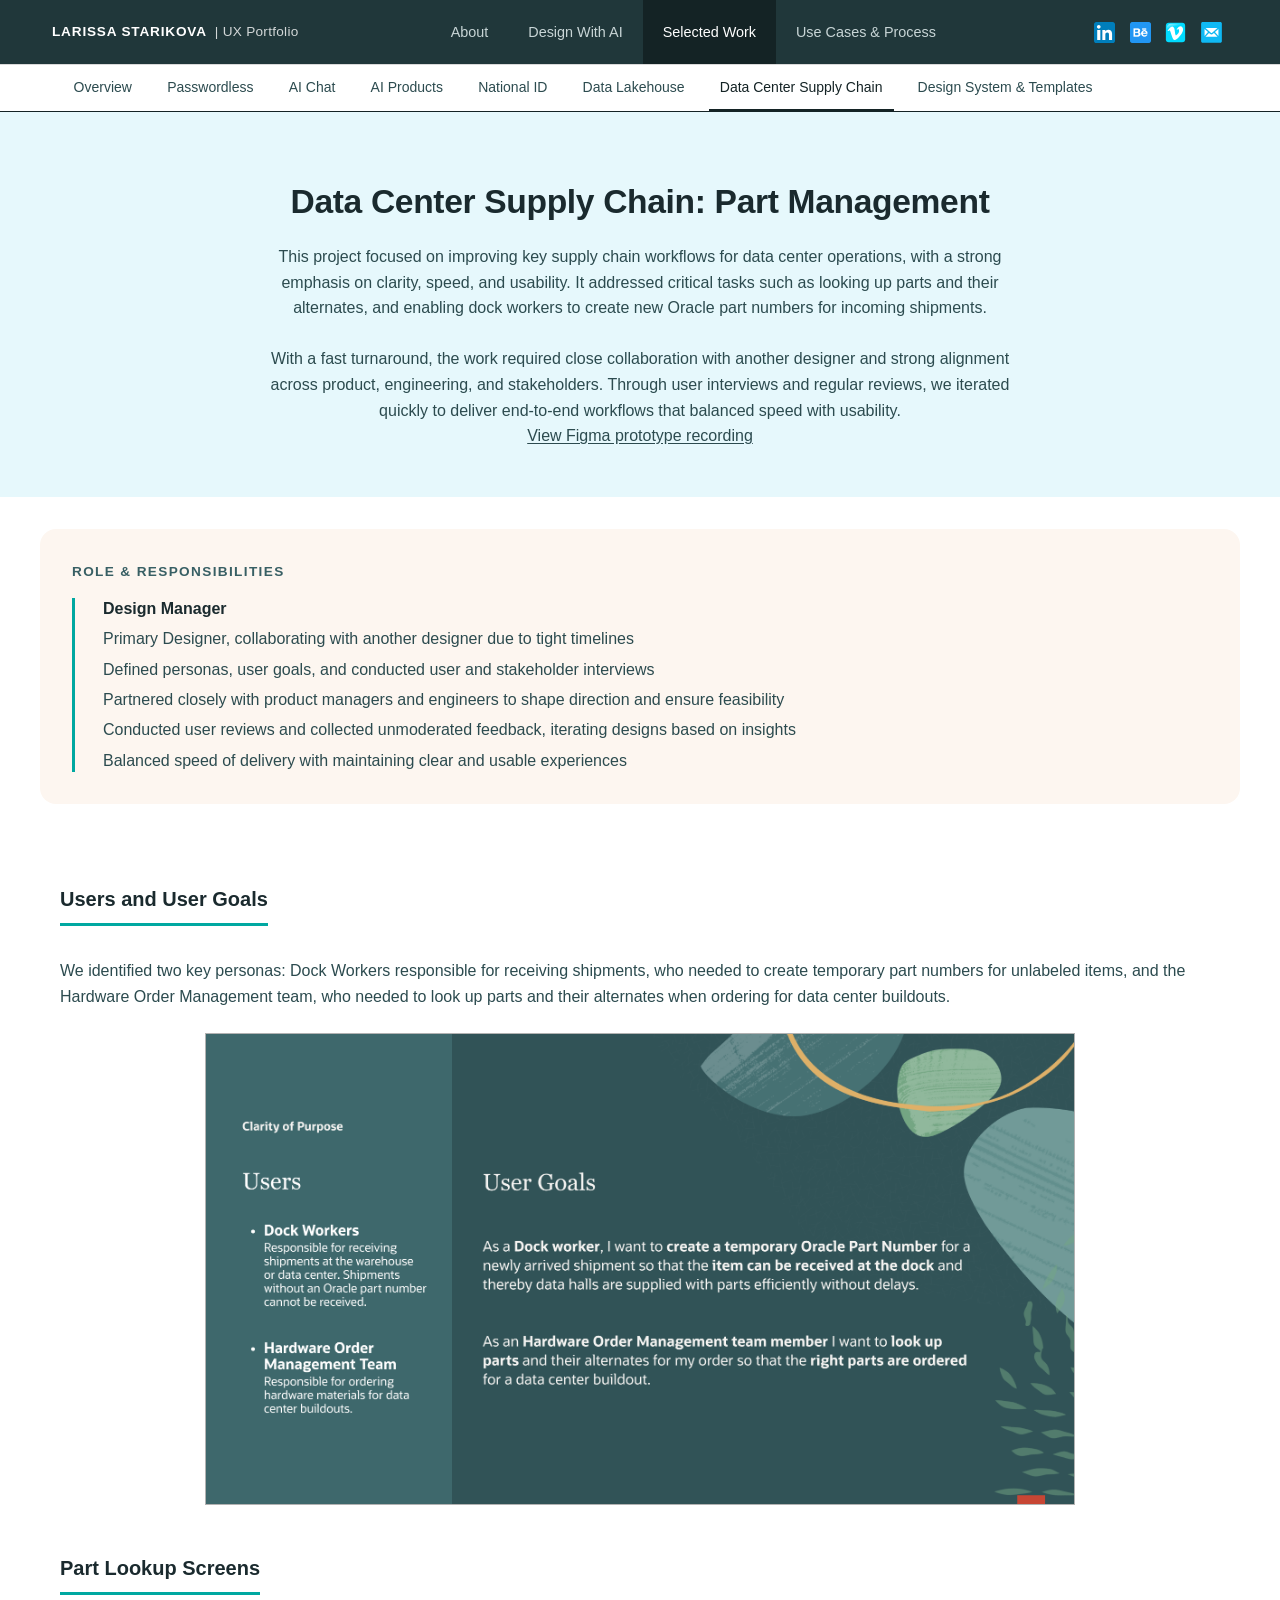
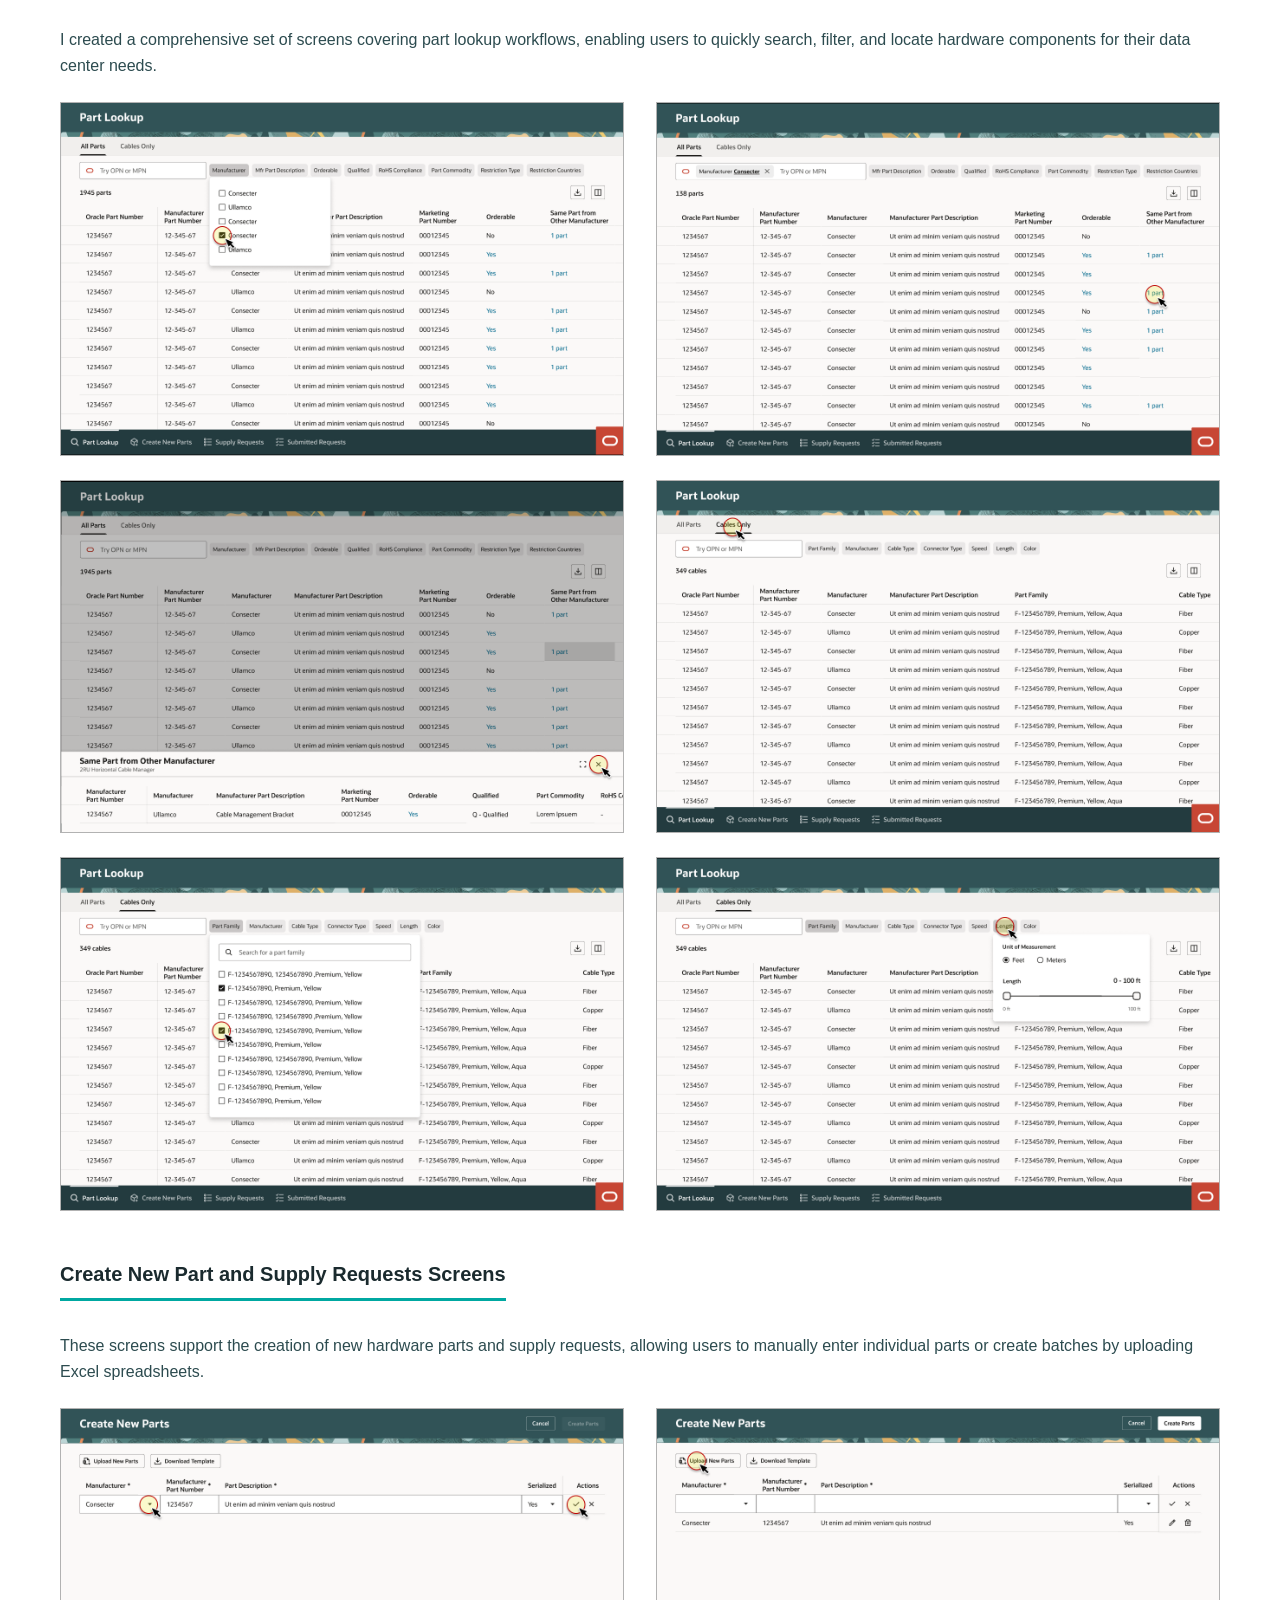
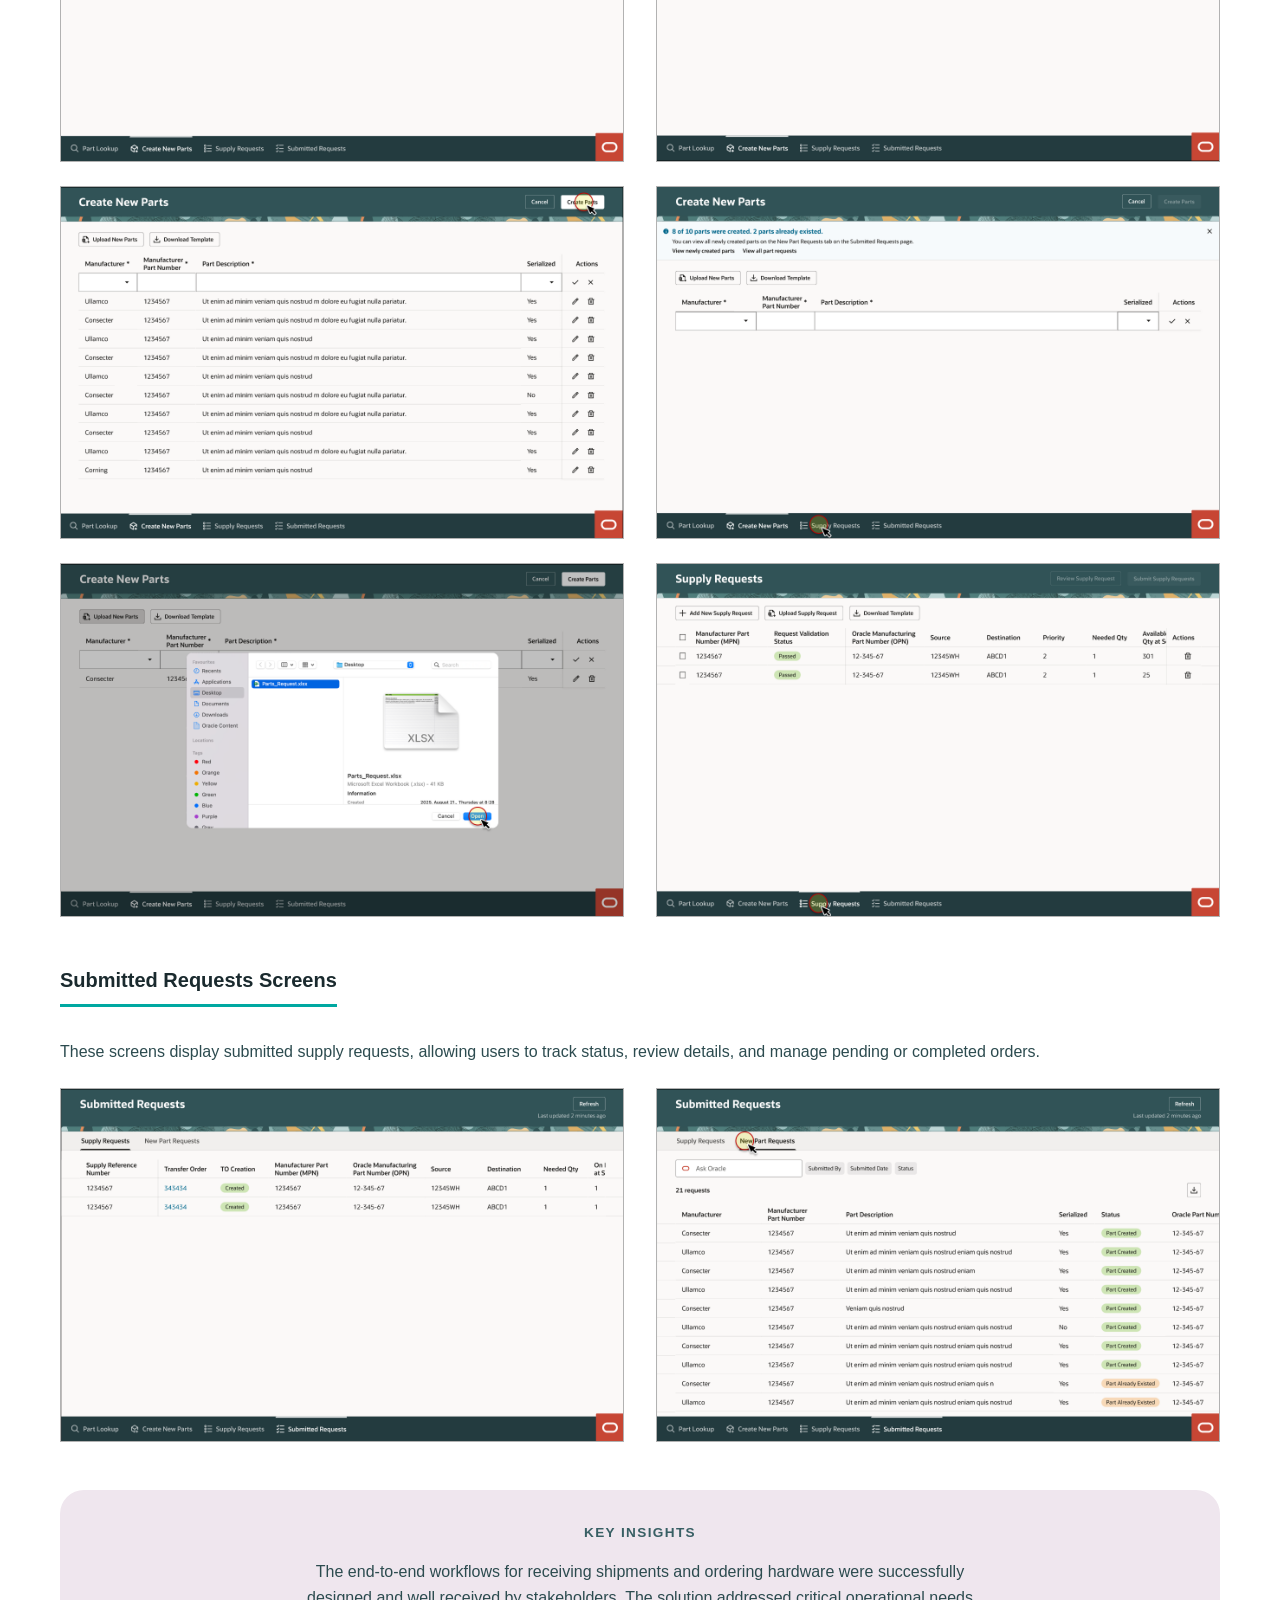
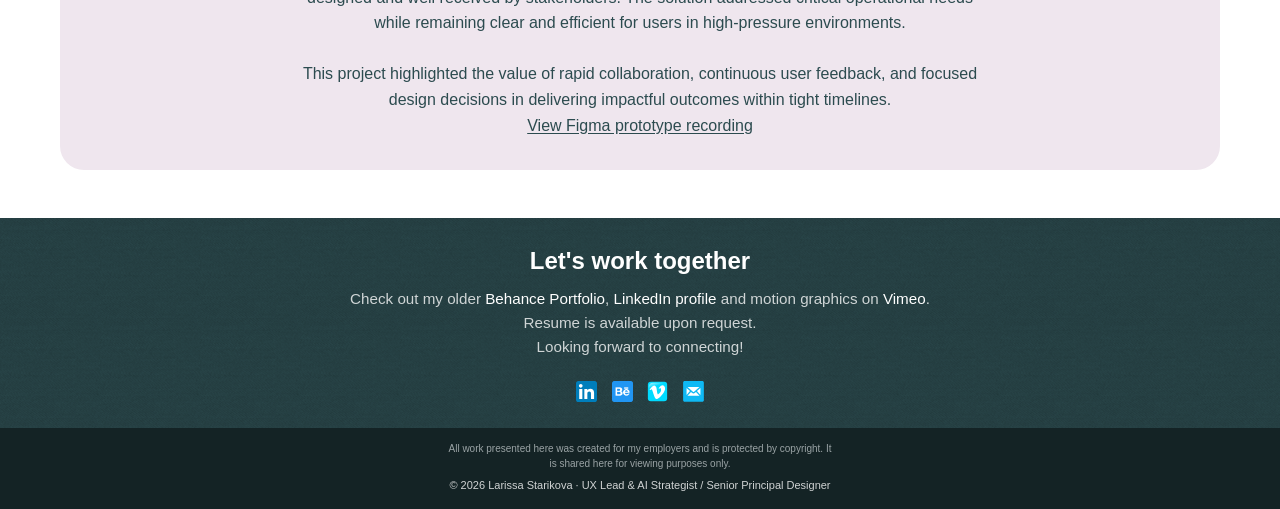
<file: selected-work/data-center.html>
<!DOCTYPE html>
<html lang="en">
<head>
    <meta charset="UTF-8">
    <meta name="viewport" content="width=device-width, initial-scale=1.0">
    <meta name="description" content="Data Center Supply Chain: Part Management — Larissa Starikova's UX portfolio case study">
    <title>Larissa Starikova | Data Center Supply Chain: Part Management</title>
    <link rel="stylesheet" href="../css/style.css">
    <style>
        /* Page-specific styles for Data Center Supply case study */
        .data-center-header {
            background: #E6F8FC;
            padding: 4rem 1.25rem 3rem;
            text-align: center;
        }
        
        .data-center-header__inner {
            max-width: var(--max-w);
            margin: 0 auto;
        }
        
        .data-center-header__title {
            font-size: clamp(1.6rem, 3vw, 2.1rem);
            font-weight: 700;
            color: #1a2a2e;
            margin: 0 0 1rem;
            letter-spacing: -0.01em;
        }
        
        .data-center-header__text {
            font-size: 1rem;
            line-height: 1.6;
            color: #2c4b4f;
            max-width: 760px;
            margin: 0 auto;
        }
        
        .data-center-header__text a {
            color: #2c4b4f;
            text-decoration: underline;
            text-underline-offset: 2px;
        }
        
        .data-center-header__text a:hover {
            color: #0b0e0d;
            text-decoration: underline;
        }
        
        .section-title {
            font-size: 1.75rem;
            font-weight: 700;
            color: #1a2a2e;
            margin: 0 0 0.5rem;
            letter-spacing: -0.01em;
        }
        
        .section-subtitle {
            font-size: 0.85rem;
            text-transform: uppercase;
            letter-spacing: 0.1em;
            color: #385f64;
            margin-bottom: 1rem;
            font-weight: 600;
        }
        
        /* Role Section */
        .role-section-wrapper {
            background: #FFFFFF;
            padding: 2rem 1.25rem;
        }
        
        .role-box {
            background: #FDF6F0;
            padding: 2rem;
            margin: 0 auto;
            border-radius: 16px;
            max-width: var(--max-w);
        }
        
        /* Continuous vertical bar list style */
        .bullet-list-vertical-bar {
            margin: 0;
            padding-left: 1rem;
            list-style: none;
            color: #2c4b4f;
            line-height: 1.4;
            border-left: 3px solid #00a8a1;
        }
        
        .bullet-list-vertical-bar li {
            margin-bottom: 0.5rem;
            padding-left: 0.75rem;
        }
        
        .bullet-list-vertical-bar li:last-child {
            margin-bottom: 0;
        }
        
        .bullet-list-vertical-bar li strong {
            font-weight: 700;
            color: #1a2a2e;
        }
        
        /* Content sections */
        .content-section {
            padding: 4rem 1.25rem;
        }
        
        .research-section {
            margin: 3rem 0;
        }
        
        .research-header-label {
            font-size: 1.25rem;
            font-weight: 700;
            color: #1a2a2e;
            margin-bottom: 1rem;
            padding-bottom: 0.5rem;
            border-bottom: 3px solid #00a8a1;
            display: inline-block;
        }
        
        .section-description {
            color: #2c4b4f;
            margin: 1rem 0 1.5rem;
            line-height: 1.6;
        }
        
        .image-centered-75 {
            display: flex;
            justify-content: center;
            margin: 1.5rem 0;
        }
        
        .image-centered-75 img {
            width: 75%;
            height: auto;
            display: block;
            border: 1px solid rgba(0,0,0,0.3);
        }
        
        .image-row-2col {
            display: grid;
            grid-template-columns: 1fr 1fr;
            gap: 2rem;
            margin: 1.5rem 0;
        }
        
        @media (max-width: 768px) {
            .image-row-2col {
                grid-template-columns: 1fr;
                gap: 1rem;
            }
        }
        
        .image-row-2col img {
            width: 100%;
            height: auto;
            display: block;
            border: 1px solid rgba(0,0,0,0.3);
        }
        
        .outcomes-box {
            background: #EFE6EE;
            border-radius: 24px;
            padding: 2rem;
            text-align: center;
            margin: 3rem 0;
        }
        
        .outcomes-box p {
            color: #2c4b4f;
            max-width: 700px;
            margin: 0 auto;
            line-height: 1.6;
        }
        
        .outcomes-box a {
            color: #2c4b4f;
            text-decoration: underline;
            text-underline-offset: 2px;
        }
        
        .outcomes-box a:hover {
            color: #0b0e0d;
            text-decoration: underline;
        }
        
        .container {
            max-width: var(--max-w);
            margin: 0 auto;
            padding: 0 1.25rem;
        }
        
        @media (max-width: 768px) {
            .image-centered-75 img {
                width: 100%;
            }
        }
    </style>
</head>
<body>

    <a class="skip-link" href="#main">Skip to content</a>

    <!-- Main Navigation -->
    <nav class="main-nav" aria-label="Primary">
        <div class="main-nav__inner">
            <div style="display:flex; align-items:center; gap:.25rem;">
                <button id="menu-toggle" class="menu-toggle" aria-label="Open menu" aria-controls="mobile-menu" aria-expanded="false">
                    <svg xmlns="http://www.w3.org/2000/svg" viewBox="0 0 24 24" fill="none" stroke="currentColor" stroke-width="2" stroke-linecap="round" stroke-linejoin="round" aria-hidden="true">
                        <line x1="4" y1="6" x2="20" y2="6"></line>
                        <line x1="4" y1="12" x2="20" y2="12"></line>
                        <line x1="4" y1="18" x2="20" y2="18"></line>
                    </svg>
                </button>
                <a href="../index.html" class="main-nav__brand" style="text-decoration:none; color:inherit;">
                    Larissa Starikova
                    <span class="main-nav__brand-divider" style="color: rgb(255, 255, 255); opacity: 0.8">| UX Portfolio</span>
                </a>
            </div>

            <ul class="main-nav__links" role="menubar">
                <li role="none"><a href="../index.html" role="menuitem" class="main-nav__link">About</a></li>
                <li role="none"><a href="../design-ai.html" role="menuitem" class="main-nav__link">Design With AI</a></li>
                <li role="none"><a href="index.html" role="menuitem" class="main-nav__link is-active" aria-current="page">Selected Work</a></li>
                <li role="none"><a href="../use-cases/" role="menuitem" class="main-nav__link">Use Cases &amp; Process</a></li>
            </ul>

            <div class="main-nav__social" aria-label="External profiles">
                <a class="social-link" href="https://www.linkedin.com/in/larissastarikova/" target="_blank" rel="noopener noreferrer" aria-label="LinkedIn">
                    <img src="../images/shared/linkedin-logo.svg" alt="LinkedIn" class="social-icon">
                </a>
                <a class="social-link" href="https://www.behance.net/deeporange" target="_blank" rel="noopener noreferrer" aria-label="Behance">
                    <img src="../images/shared/behance-good.png" alt="Behance" class="social-icon">
                </a>
                <a class="social-link" href="https://vimeo.com/deeporange/videos" target="_blank" rel="noopener noreferrer" aria-label="Vimeo">
                    <img src="../images/shared/vimeo-logo.svg" alt="Vimeo" class="social-icon">
                </a>
                <a class="social-link" href="mailto:larissastar@outlook.com" aria-label="Email">
                    <img src="../images/shared/email-icon.svg" alt="Email" class="social-icon">
                </a>
            </div>
        </div>
    </nav>

    <!-- Mobile Menu -->
    <div id="mobile-menu" class="mobile-menu" role="dialog" aria-modal="true" aria-label="Site menu">
        <div class="mobile-menu__head">
            <div class="mobile-menu__brand">
                <div class="mobile-menu__brand-name">Larissa Starikova</div>
                <div class="mobile-menu__brand-sub">UX Portfolio</div>
            </div>
            <button id="mobile-menu-close" class="mobile-menu__close" aria-label="Close menu">
                <svg xmlns="http://www.w3.org/2000/svg" width="24" height="24" viewBox="0 0 24 24" fill="none" stroke="currentColor" stroke-width="2" stroke-linecap="round" stroke-linejoin="round" aria-hidden="true">
                    <line x1="18" y1="6" x2="6" y2="18"></line>
                    <line x1="6" y1="6" x2="18" y2="18"></line>
                </svg>
            </button>
        </div>
        <ul class="mobile-menu__list">
            <li><a href="../index.html" class="mobile-menu__link">About</a></li>
            <li><a href="../design-ai.html" class="mobile-menu__link">Design With AI</a></li>
            <li><a href="index.html" class="mobile-menu__link is-active" aria-current="page">Selected Work</a></li>
            <li><a href="../use-cases/" class="mobile-menu__link">Use Cases &amp; Process</a></li>
        </ul>
    </div>

    <!-- Sub-Navigation -->
    <nav id="sub-nav-selected" class="sub-nav is-visible" aria-label="Selected work">
        <div class="sub-nav__inner">
            <button id="sub-nav-selected-left" class="sub-nav__arrow sub-nav__arrow--left" aria-label="Scroll left" type="button">
                <svg xmlns="http://www.w3.org/2000/svg" viewBox="0 0 24 24" fill="none" stroke="currentColor" stroke-width="2" stroke-linecap="round" stroke-linejoin="round" aria-hidden="true"><polyline points="15 18 9 12 15 6"></polyline></svg>
            </button>
            <div id="sub-nav-selected-scroller" class="sub-nav__scroller">
                <ul class="sub-nav__list">
                    <li><a href="index.html" class="sub-nav__link">Overview</a></li>
                    <li><a href="passwordless.html" class="sub-nav__link">Passwordless</a></li>
                    <li><a href="ai-chat.html" class="sub-nav__link">AI Chat</a></li>
                    <li><a href="ai-products.html" class="sub-nav__link">AI Products</a></li>
                    <li><a href="national-id.html" class="sub-nav__link">National ID</a></li>
                    <li><a href="data-lake.html" class="sub-nav__link">Data Lakehouse</a></li>
                    <li><a href="data-center.html" class="sub-nav__link is-active" aria-current="page">Data Center Supply Chain</a></li>
                    <li><a href="templates.html" class="sub-nav__link">Design System & Templates</a></li>
                </ul>
            </div>
            <button id="sub-nav-selected-right" class="sub-nav__arrow sub-nav__arrow--right" aria-label="Scroll right" type="button">
                <svg xmlns="http://www.w3.org/2000/svg" viewBox="0 0 24 24" fill="none" stroke="currentColor" stroke-width="2" stroke-linecap="round" stroke-linejoin="round" aria-hidden="true"><polyline points="9 18 15 12 9 6"></polyline></svg>
            </button>
        </div>
    </nav>

    <main id="main">

        <!-- Top Section -->
        <section class="data-center-header">
            <div class="data-center-header__inner">
                <h1 class="data-center-header__title">Data Center Supply Chain: Part Management</h1>
                <p class="data-center-header__text">This project focused on improving key supply chain workflows for data center operations, with a strong emphasis on clarity, speed, and usability. It addressed critical tasks such as looking up parts and their alternates, and enabling dock workers to create new Oracle part numbers for incoming shipments.<br><br>With a fast turnaround, the work required close collaboration with another designer and strong alignment across product, engineering, and stakeholders. Through user interviews and regular reviews, we iterated quickly to deliver end-to-end workflows that balanced speed with usability.<br><a href="../videos/part-supply-prototype.mp4" target="_blank" rel="noopener noreferrer">View Figma prototype recording</a></p>
            </div>
        </section>

        <!-- ROLE & RESPONSIBILITIES Section -->
        <div class="role-section-wrapper">
            <div class="role-box">
                <div class="section-subtitle">ROLE & RESPONSIBILITIES</div>
                <ul class="bullet-list-vertical-bar">
                    <li><strong>Design Manager</strong></li>
                    <li>Primary Designer, collaborating with another designer due to tight timelines</li>
                    <li>Defined personas, user goals, and conducted user and stakeholder interviews</li>
                    <li>Partnered closely with product managers and engineers to shape direction and ensure feasibility</li>
                    <li>Conducted user reviews and collected unmoderated feedback, iterating designs based on insights</li>
                    <li>Balanced speed of delivery with maintaining clear and usable experiences</li>
                </ul>
            </div>
        </div>

        <!-- Section 1: Users and User Goals -->
        <div class="container">
            <div class="research-section">
                <div class="research-header-label">Users and User Goals</div>
                <p class="section-description">We identified two key personas: Dock Workers responsible for receiving shipments, who needed to create temporary part numbers for unlabeled items, and the Hardware Order Management team, who needed to look up parts and their alternates when ordering for data center buildouts.</p>
                <div class="image-centered-75">
                    <img src="../images/selected-work/data-center/supply-goals.png" alt="User personas and goals for Data Center Supply">
                </div>
            </div>

            <!-- Section 2: Part Lookup Screens -->
            <div class="research-section">
                <div class="research-header-label">Part Lookup Screens</div>
                <p class="section-description">I created a comprehensive set of screens covering part lookup workflows, enabling users to quickly search, filter, and locate hardware components for their data center needs.</p>
                <div class="image-row-2col">
                    <img src="../images/selected-work/data-center/supply-01.png" alt="Part lookup screen 1">
                    <img src="../images/selected-work/data-center/supply-02.png" alt="Part lookup screen 2">
                </div>
                <div class="image-row-2col">
                    <img src="../images/selected-work/data-center/supply-03.png" alt="Part lookup screen 3">
                    <img src="../images/selected-work/data-center/supply-04.png" alt="Part lookup screen 4">
                </div>
                <div class="image-row-2col">
                    <img src="../images/selected-work/data-center/supply-05.png" alt="Part lookup screen 5">
                    <img src="../images/selected-work/data-center/supply-06.png" alt="Part lookup screen 6">
                </div>
            </div>

            <!-- Section 3: Create New Part and Supply Requests Screens -->
            <div class="research-section">
                <div class="research-header-label">Create New Part and Supply Requests Screens</div>
                <p class="section-description">These screens support the creation of new hardware parts and supply requests, allowing users to manually enter individual parts or create batches by uploading Excel spreadsheets.</p>
                <div class="image-row-2col">
                    <img src="../images/selected-work/data-center/supply-07.png" alt="Create new part screen 1">
                    <img src="../images/selected-work/data-center/supply-08.png" alt="Create new part screen 2">
                </div>
                <div class="image-row-2col">
                    <img src="../images/selected-work/data-center/supply-09.png" alt="Supply request screen 1">
                    <img src="../images/selected-work/data-center/supply-10.png" alt="Supply request screen 2">
                </div>
                <div class="image-row-2col">
                    <img src="../images/selected-work/data-center/supply-11.png" alt="Supply request screen 3">
                    <img src="../images/selected-work/data-center/supply-12.png" alt="Supply request screen 4">
                </div>
            </div>

            <!-- Section 4: Submitted Requests Screens -->
            <div class="research-section">
                <div class="research-header-label">Submitted Requests Screens</div>
                <p class="section-description">These screens display submitted supply requests, allowing users to track status, review details, and manage pending or completed orders.</p>
                <div class="image-row-2col">
                    <img src="../images/selected-work/data-center/supply-13.png" alt="Submitted requests screen 1">
                    <img src="../images/selected-work/data-center/supply-14.png" alt="Submitted requests screen 2">
                </div>
            </div>

            <!-- Key Insights Section -->
            <div class="outcomes-box">
                <div class="section-subtitle">KEY INSIGHTS</div>
                <p>The end-to-end workflows for receiving shipments and ordering hardware were successfully designed and well received by stakeholders. The solution addressed critical operational needs while remaining clear and efficient for users in high‑pressure environments.<br><br>This project highlighted the value of rapid collaboration, continuous user feedback, and focused design decisions in delivering impactful outcomes within tight timelines.<br><a href="../videos/part-supply-prototype.mp4" target="_blank" rel="noopener noreferrer">View Figma prototype recording</a></p>
            </div>
        </div>

    </main>

    <!-- Footer -->
    <footer class="site-footer" aria-labelledby="footer-title">
        <div class="site-footer__band">
            <h2 id="footer-title" class="site-footer__title">Let's work together</h2>
            <p class="site-footer__text">Check out my older <a class="footer-style-link" href="https://www.behance.net/deeporange" target="_blank" rel="noopener noreferrer">Behance Portfolio</a>, <a class="footer-style-link" href="https://www.linkedin.com/in/larissastarikova/" target="_blank" rel="noopener noreferrer">LinkedIn profile</a> and motion graphics on <a class="footer-style-link" href="https://vimeo.com/deeporange/videos" target="_blank" rel="noopener noreferrer">Vimeo</a>.<br>Resume is available upon request.<br>Looking forward to connecting!</p>

            <div class="site-footer__social" aria-label="Get in touch">
                <a class="social-link" href="https://www.linkedin.com/in/larissastarikova/" target="_blank" rel="noopener noreferrer" aria-label="LinkedIn">
                    <img src="../images/shared/linkedin-logo.svg" alt="LinkedIn" class="social-icon">
                </a>
                <a class="social-link" href="https://www.behance.net/deeporange" target="_blank" rel="noopener noreferrer" aria-label="Behance">
                    <img src="../images/shared/behance-good.png" alt="Behance" class="social-icon">
                </a>
                <a class="social-link" href="https://vimeo.com/deeporange/videos" target="_blank" rel="noopener noreferrer" aria-label="Vimeo">
                    <img src="../images/shared/vimeo-logo.svg" alt="Vimeo" class="social-icon">
                </a>
                <a class="social-link" href="mailto:larissastar@outlook.com" aria-label="Email">
                    <img src="../images/shared/email-icon.svg" alt="Email" class="social-icon">
                </a>
            </div>
        </div>
        <div class="site-footer__meta">
            <p class="site-footer__disclaimer">All work presented here was created for my employers and is protected by copyright. It is shared here for viewing purposes only.</p>
            <p class="site-footer__copyright">© 2026 Larissa Starikova · UX Lead &amp; AI Strategist / Senior Principal Designer</p>
        </div>
    </footer>

    <script src="../js/main.js" defer></script>
    <script>
    (function() {
        'use strict';
        
        var scroller = document.getElementById('sub-nav-selected-scroller');
        var leftArrow = document.getElementById('sub-nav-selected-left');
        var rightArrow = document.getElementById('sub-nav-selected-right');
        var subNav = document.getElementById('sub-nav-selected');
        
        if (!scroller) return;
        
        function checkArrows() {
            var hasOverflow = scroller.scrollWidth > scroller.clientWidth + 1;
            var atStart = scroller.scrollLeft <= 2;
            var atEnd = scroller.scrollLeft + scroller.clientWidth >= scroller.scrollWidth - 2;
            
            if (leftArrow) leftArrow.classList.toggle('is-visible', hasOverflow && !atStart);
            if (rightArrow) rightArrow.classList.toggle('is-visible', hasOverflow && !atEnd);
        }
        
        if (leftArrow) leftArrow.addEventListener('click', () => scroller.scrollBy({ left: -180, behavior: 'smooth' }));
        if (rightArrow) rightArrow.addEventListener('click', () => scroller.scrollBy({ left: 180, behavior: 'smooth' }));
        
        scroller.addEventListener('scroll', checkArrows);
        window.addEventListener('resize', checkArrows);
        setTimeout(checkArrows, 100);
        
        function updateShadow() {
            if (!subNav) return;
            subNav.classList.toggle('has-shadow', window.scrollY > 8);
        }
        window.addEventListener('scroll', () => requestAnimationFrame(updateShadow), { passive: true });
        updateShadow();
    })();
    </script>
</body>
</html>
</file>
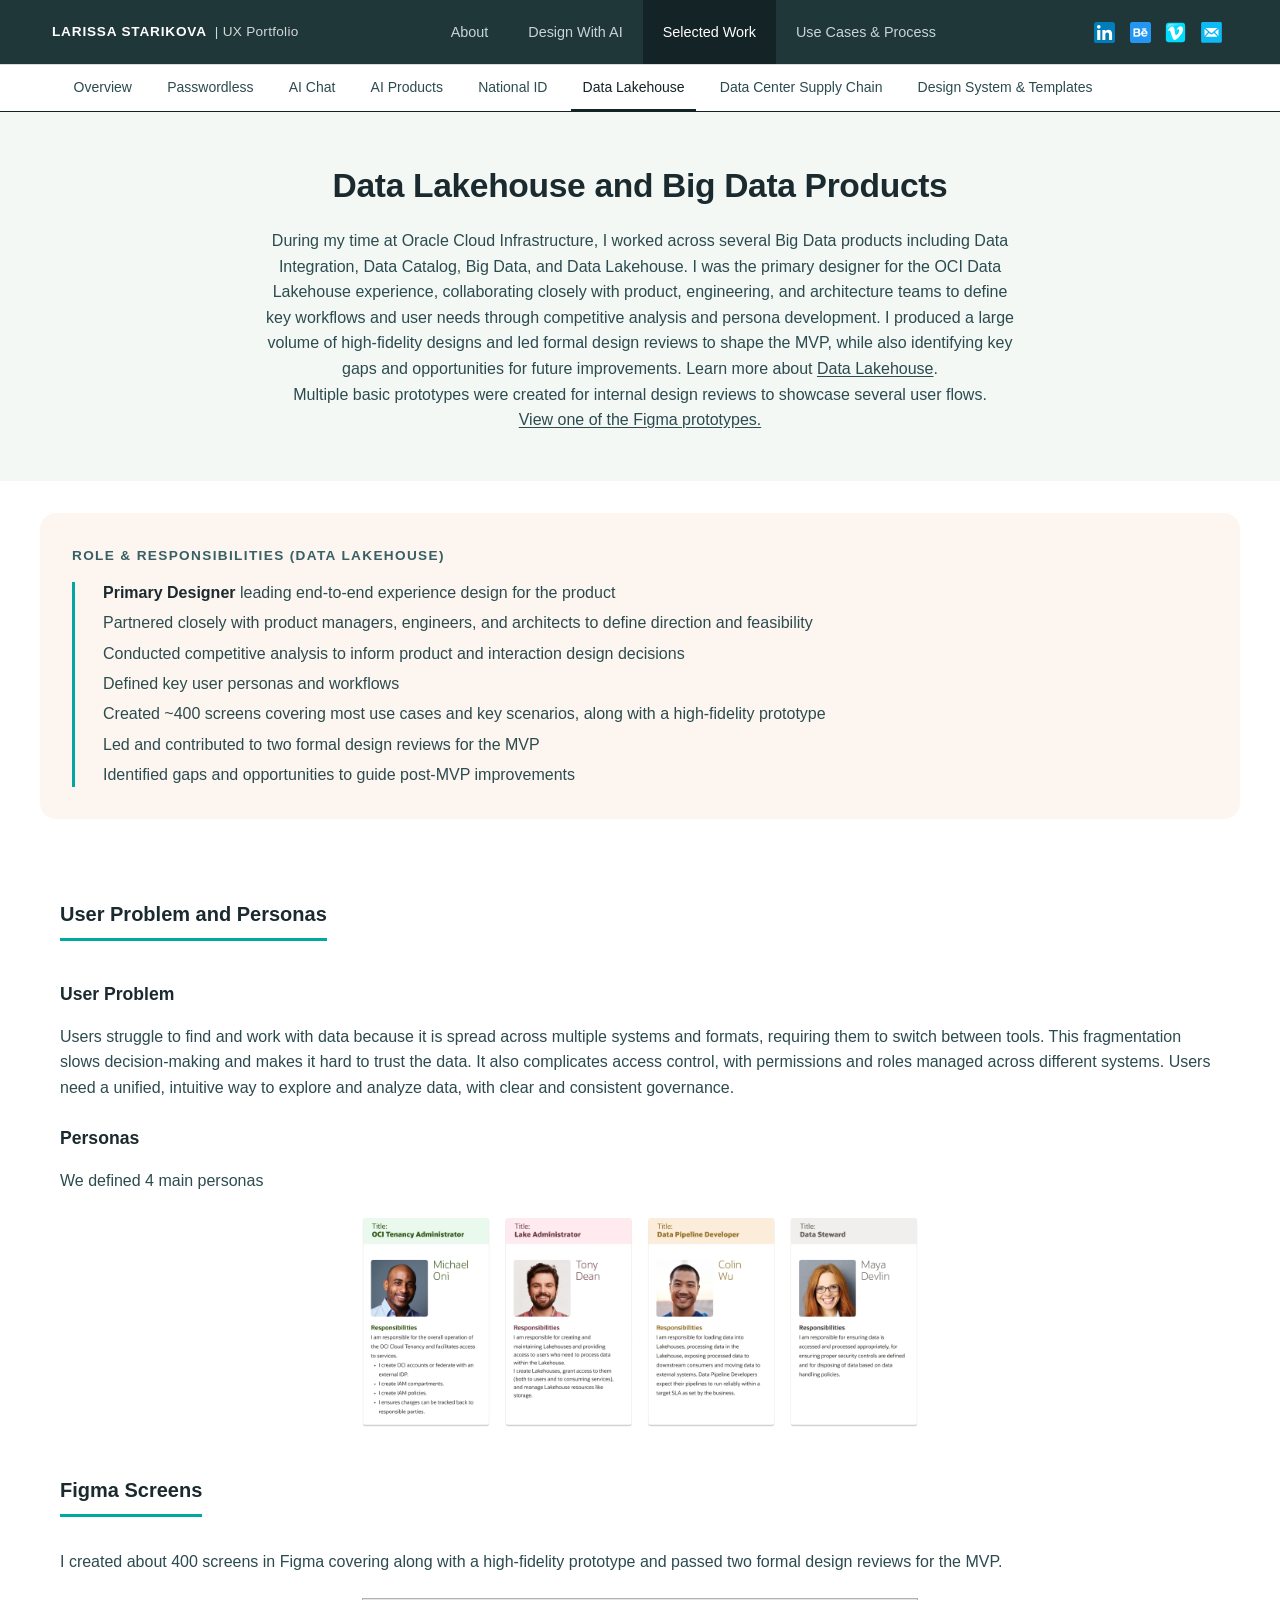
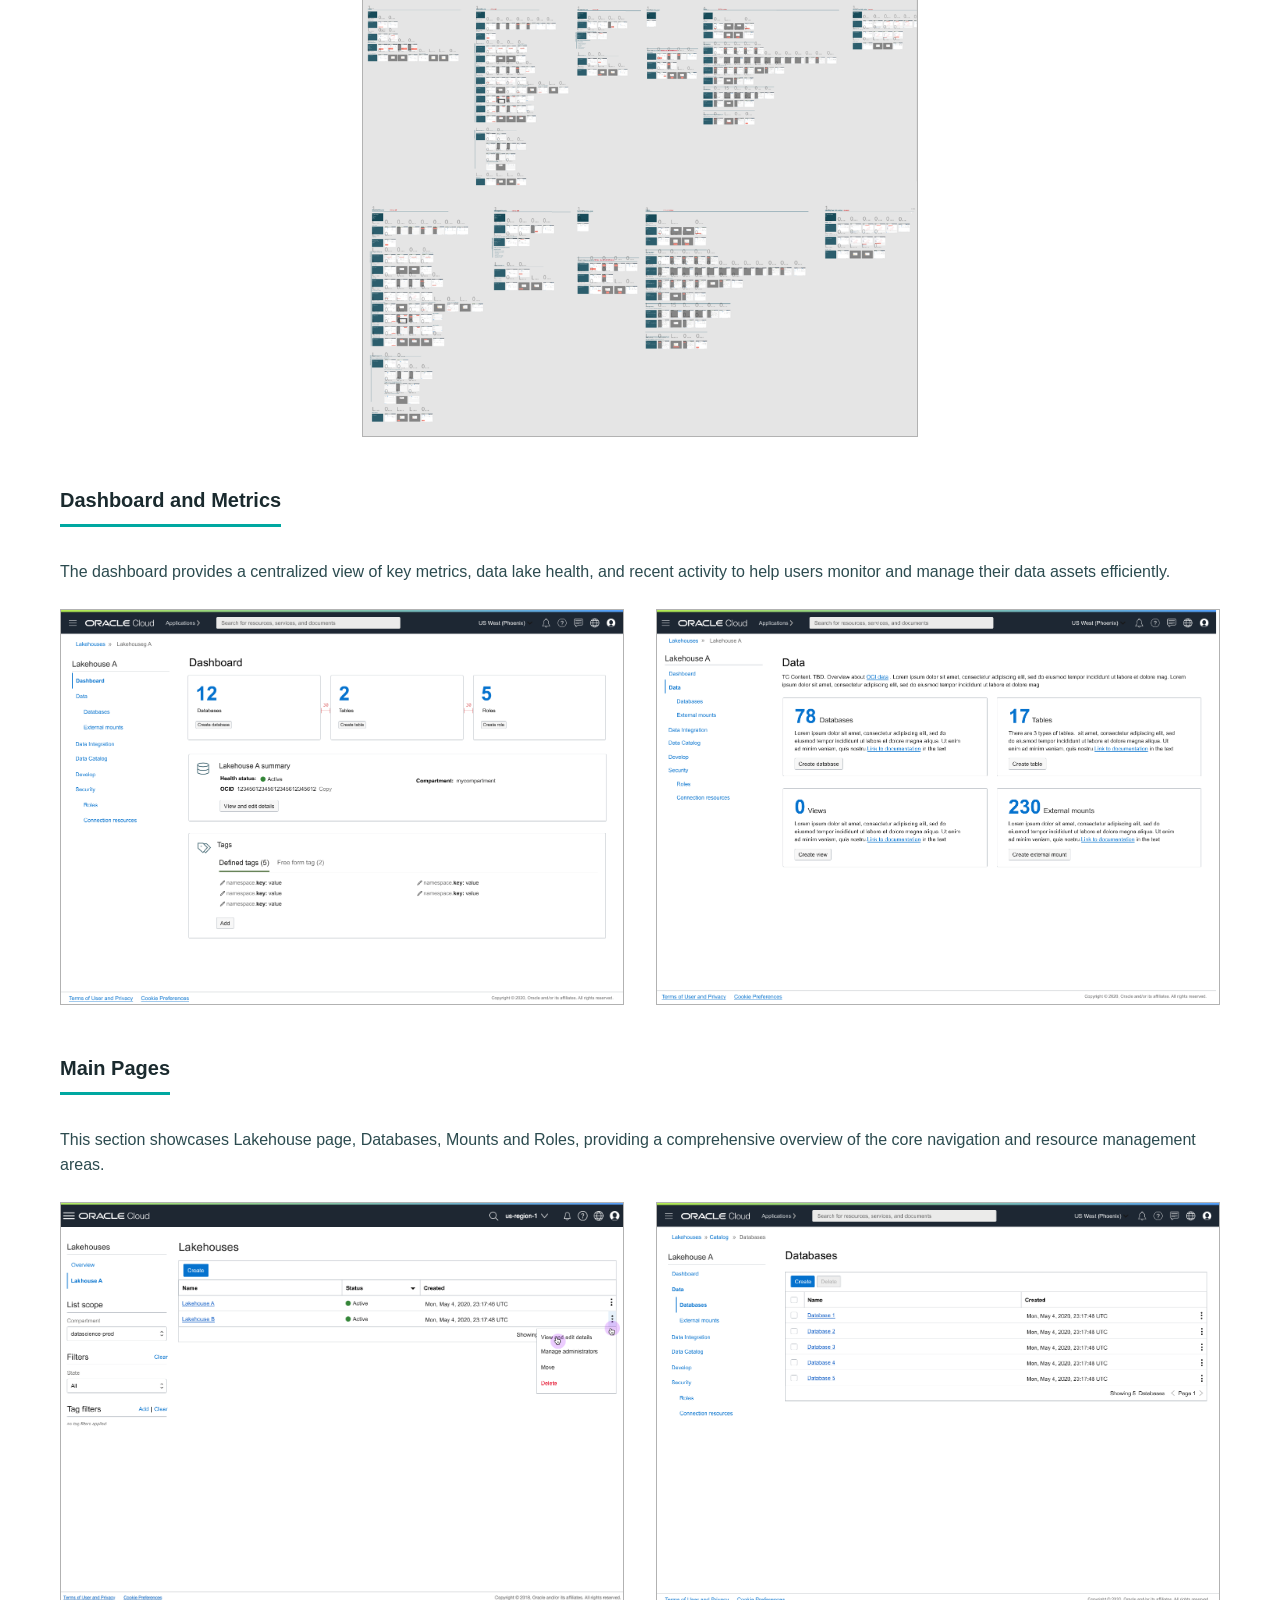
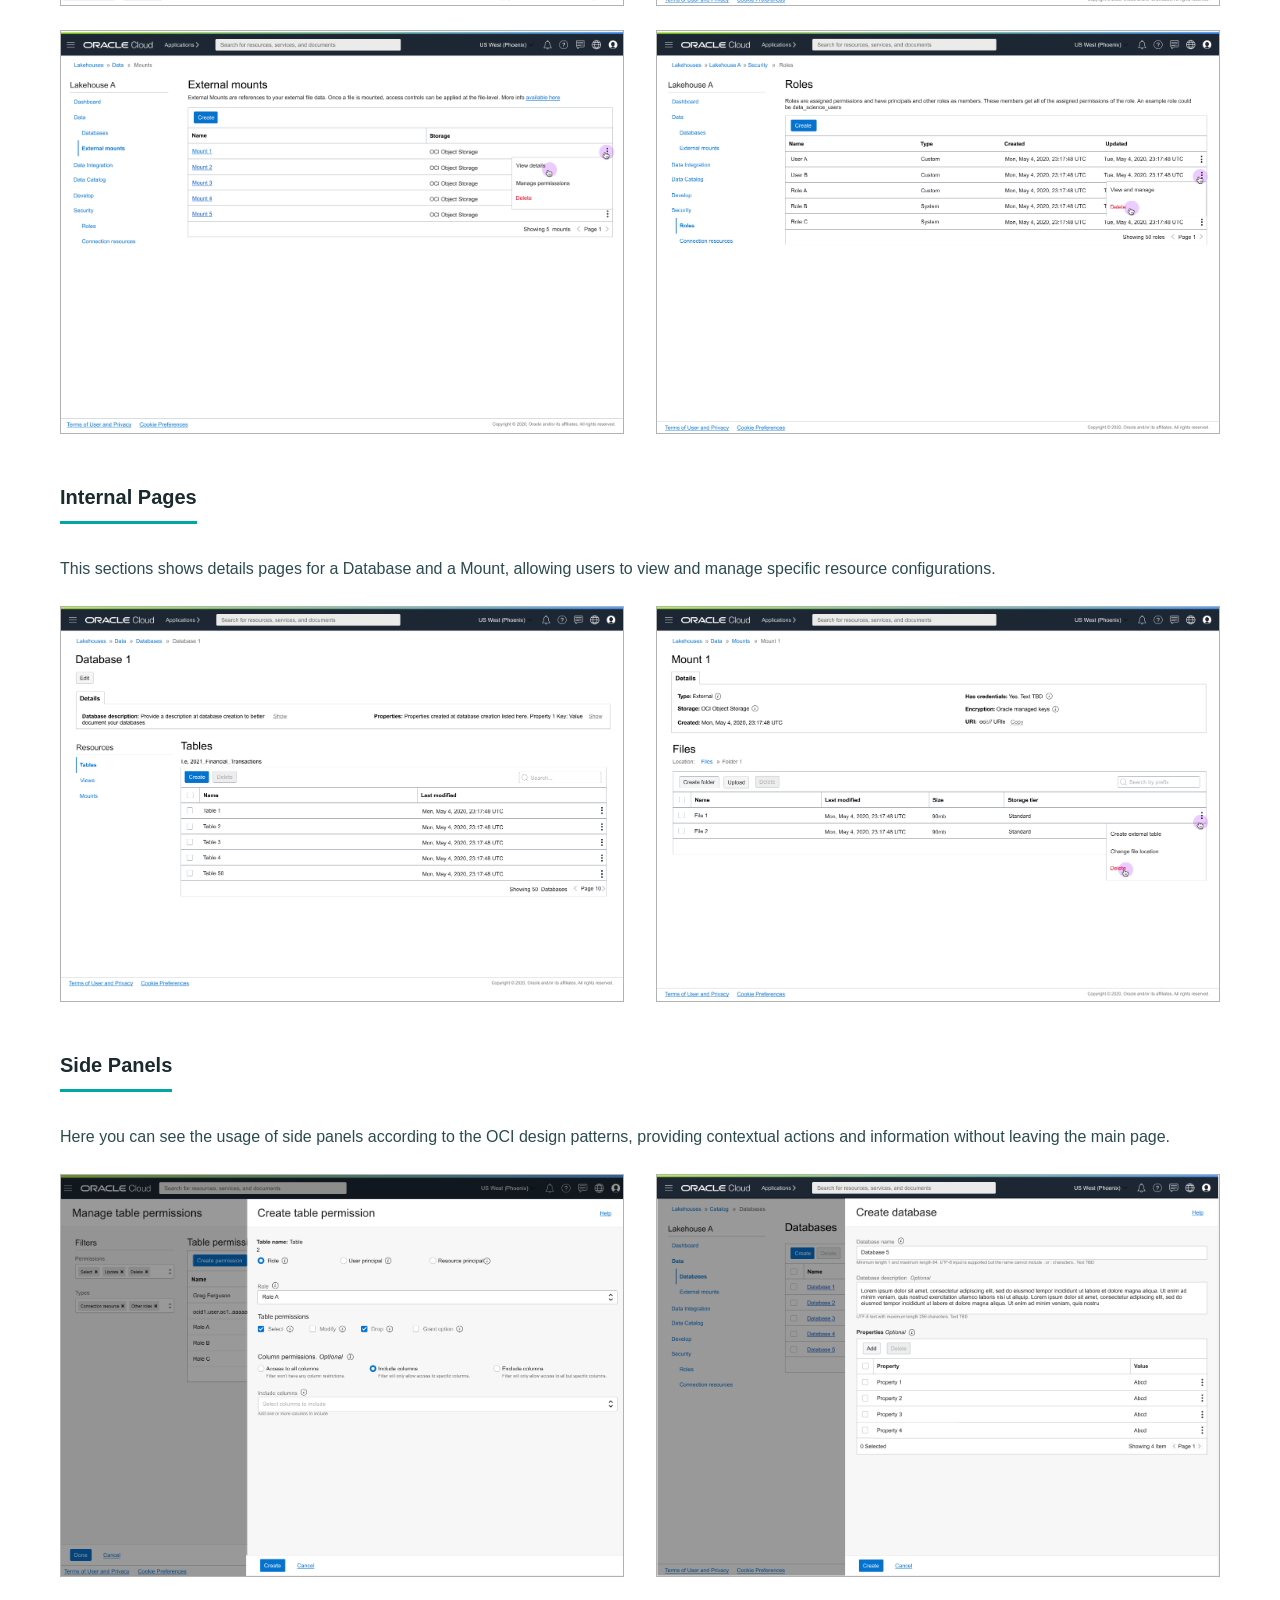
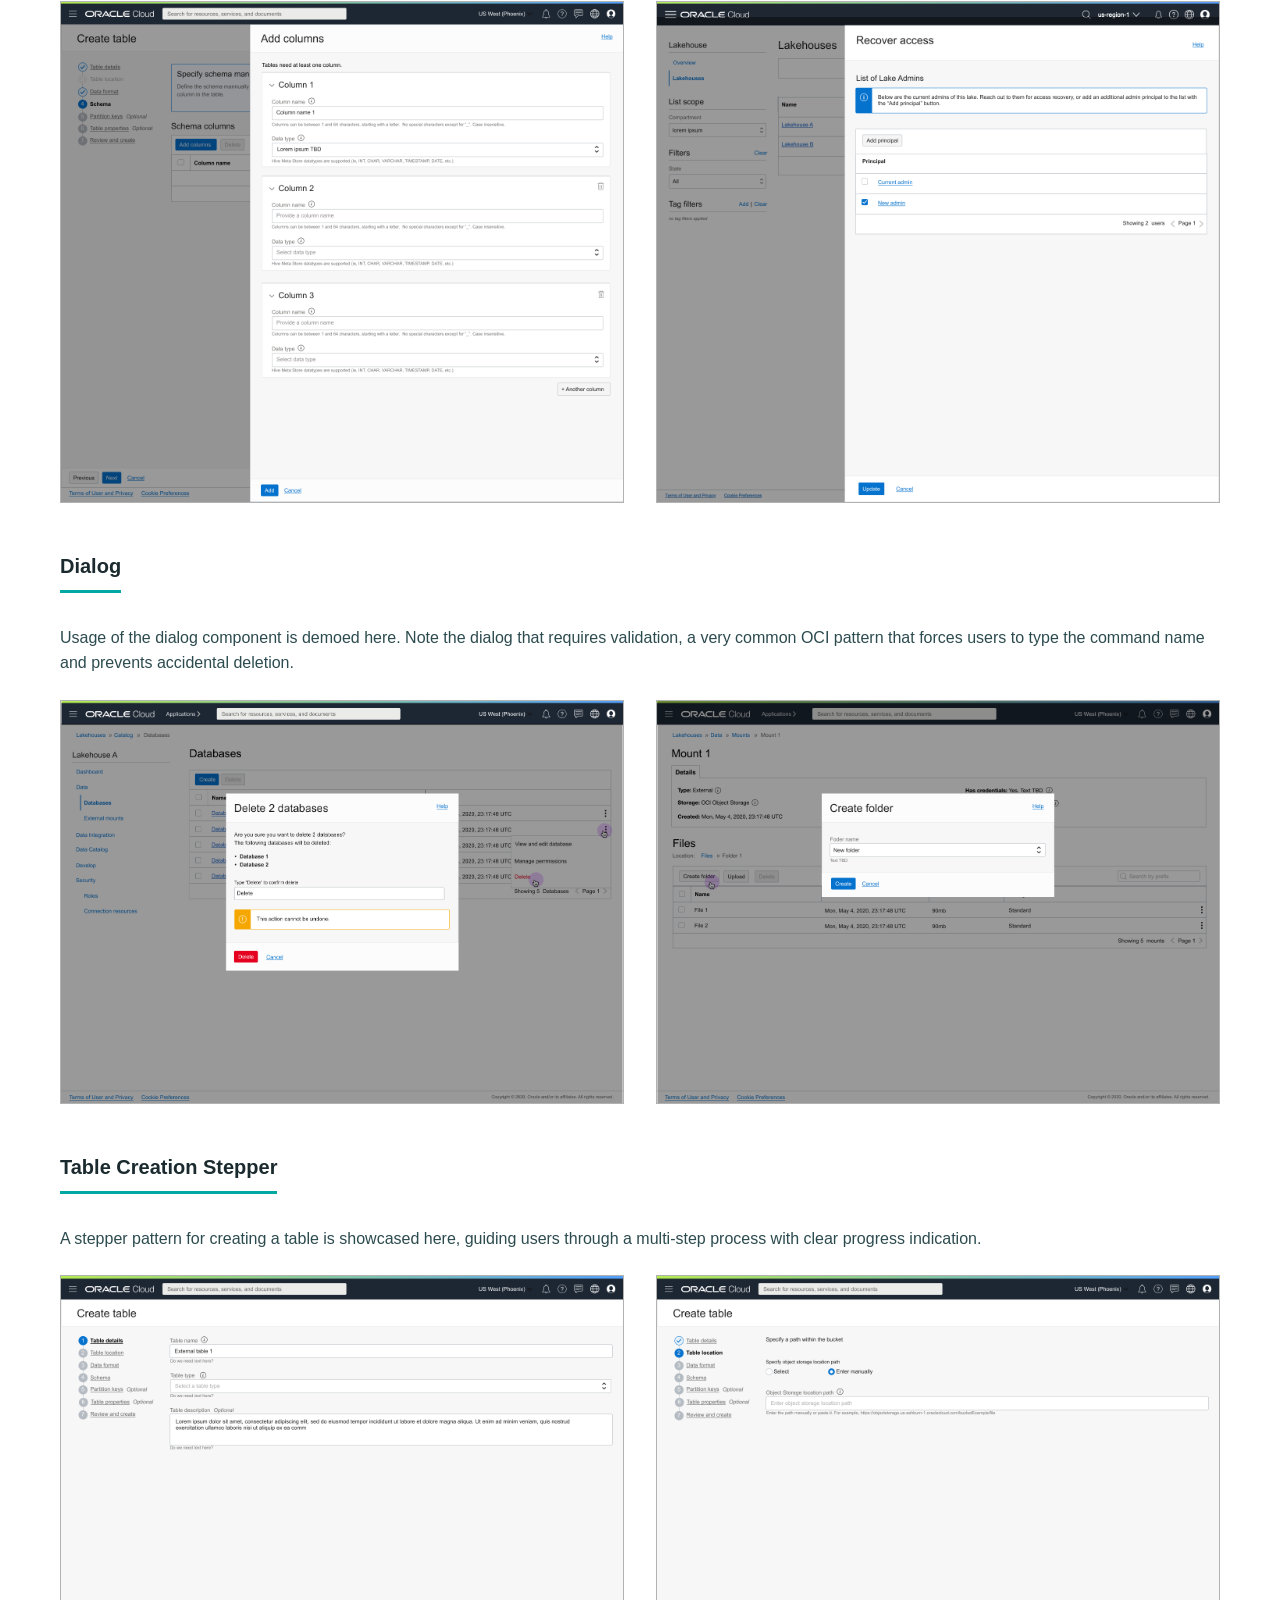
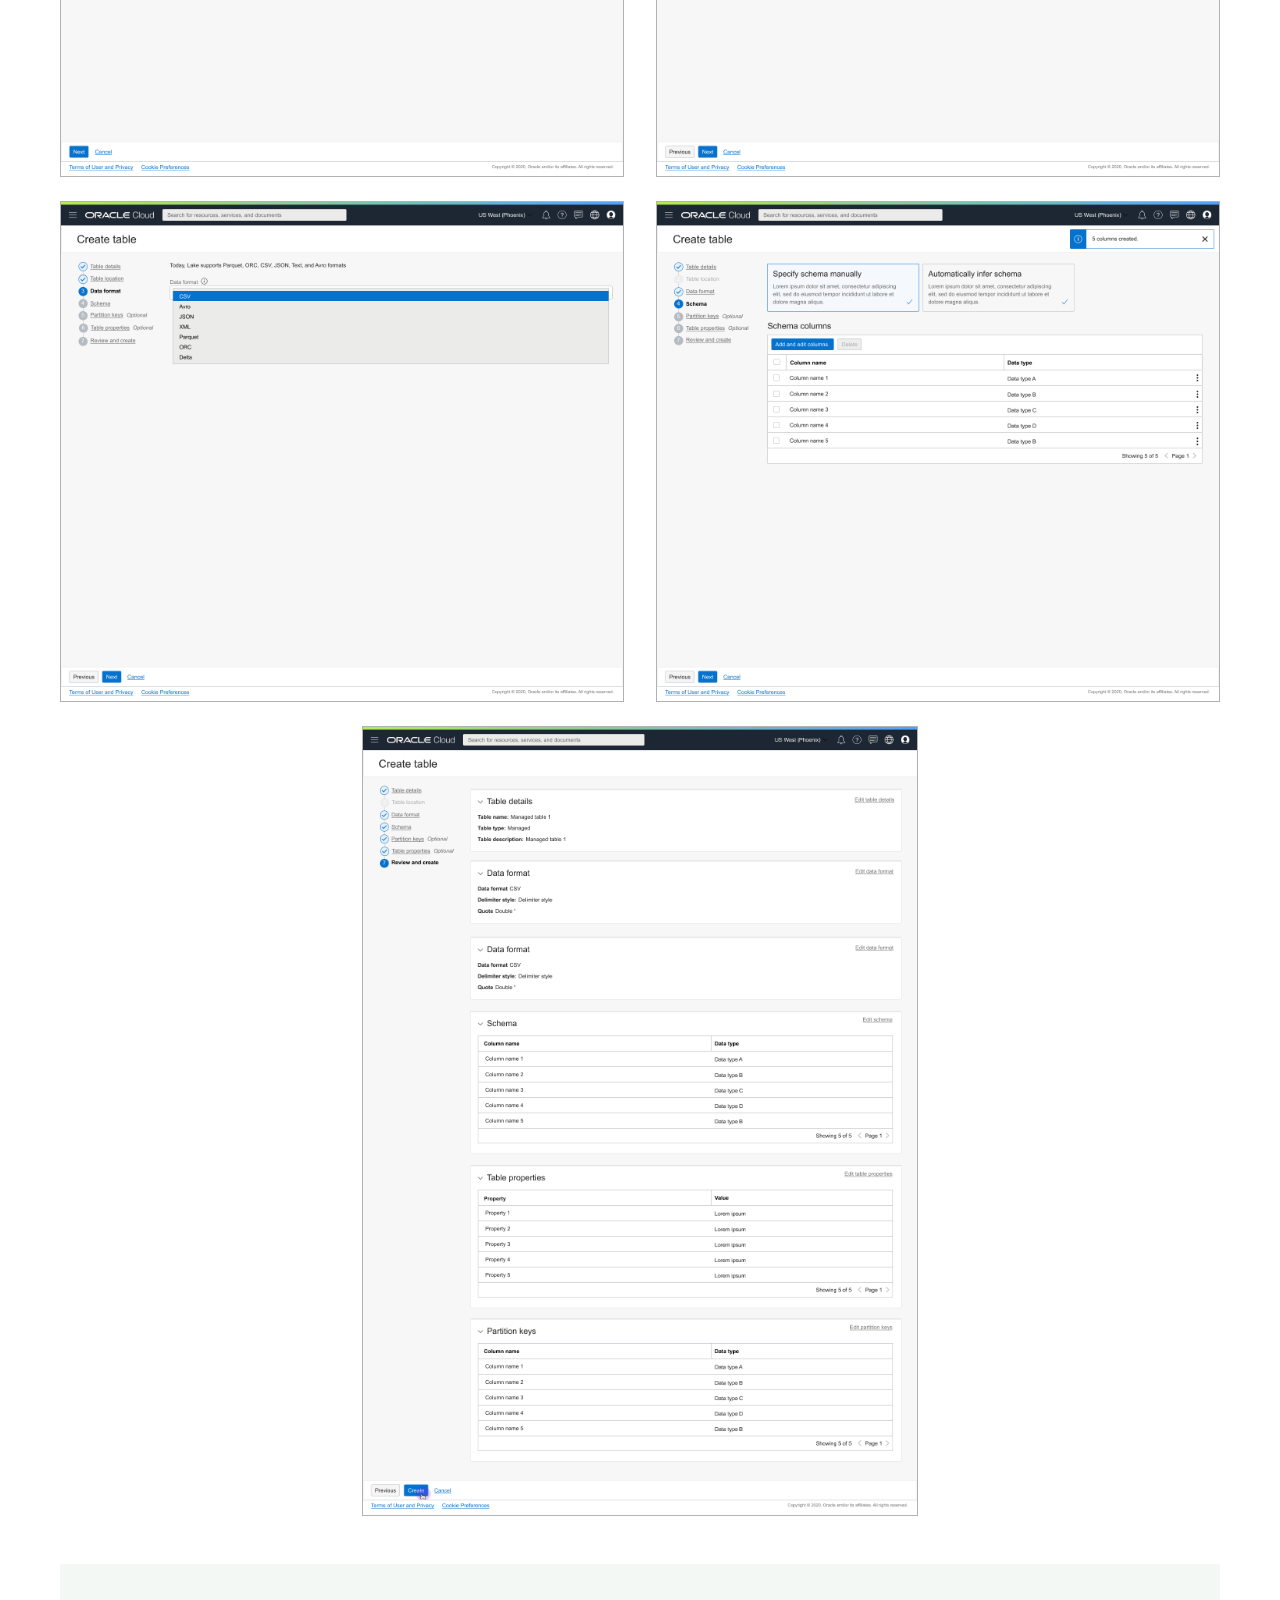
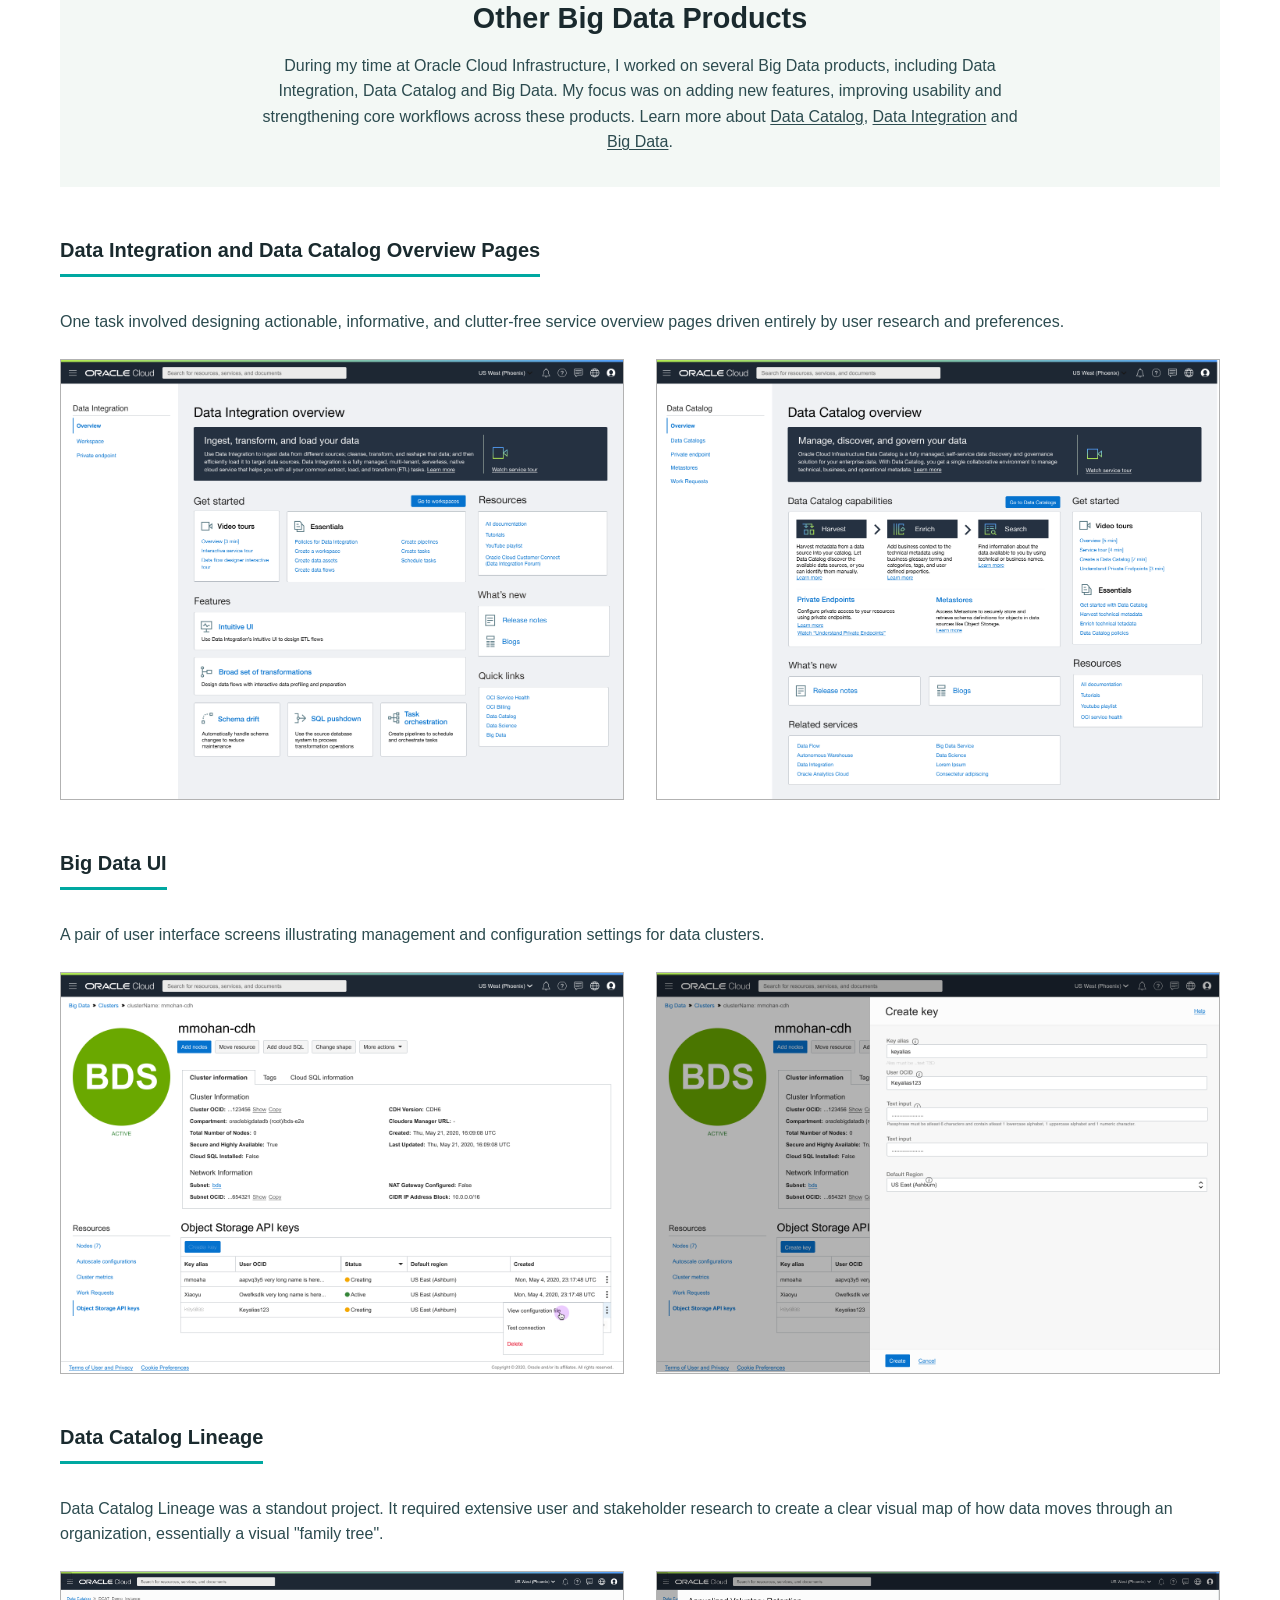
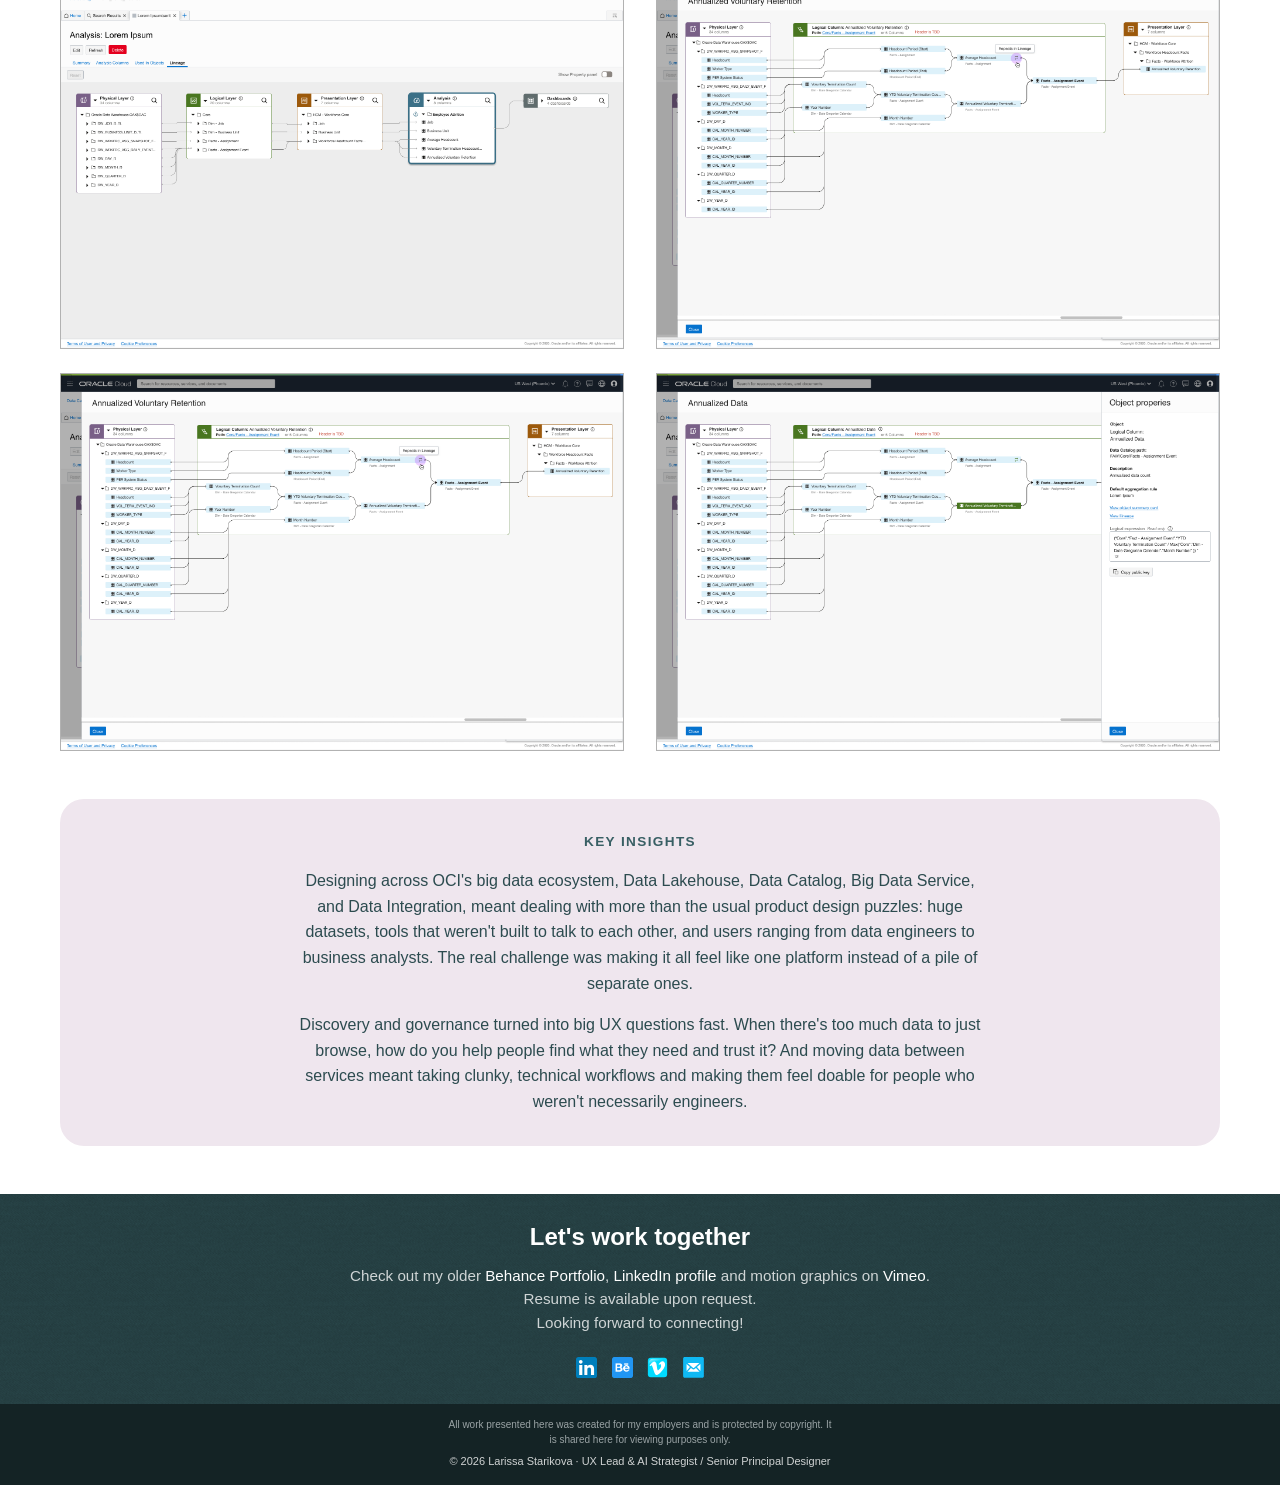
<file: selected-work/data-lake.html>
<!DOCTYPE html>
<html lang="en">
<head>
    <meta charset="UTF-8">
    <meta name="viewport" content="width=device-width, initial-scale=1.0">
    <meta name="description" content="Data Lakehouse — Larissa Starikova's UX portfolio case study">
    <title>Larissa Starikova | Data Lakehouse & Big Data Products</title>
    <link rel="stylesheet" href="../css/style.css">
    <style>
        /* Page-specific styles for Data Lake case study */
        .data-lake-header {
            background: #F3F8F5;
            padding: 3rem 1.25rem 3rem;
            text-align: center;
        }
        
        .data-lake-header__inner {
            max-width: var(--max-w);
            margin: 0 auto;
        }
        
        .data-lake-header__title {
            font-size: clamp(1.6rem, 3vw, 2.1rem);
            font-weight: 700;
            color: #1a2a2e;
            margin: 0 0 1rem;
            letter-spacing: -0.01em;
        }
        
        .data-lake-header__text {
            font-size: 1rem;
            line-height: 1.6;
            color: #2c4b4f;
            max-width: 760px;
            margin: 0 auto;
        }
        
        .data-lake-header__text a.inline-link {
            color: #2c4b4f;
            text-decoration: underline;
            text-underline-offset: 2px;
        }
        
        .data-lake-header__text a.inline-link:hover {
            color: #0b0e0d;
            text-decoration: underline;
        }
        
        .section-title {
            font-size: 1.75rem;
            font-weight: 700;
            color: #1a2a2e;
            margin: 0 0 0.5rem;
            letter-spacing: -0.01em;
        }
        
        .section-subtitle {
            font-size: 0.85rem;
            text-transform: uppercase;
            letter-spacing: 0.1em;
            color: #385f64;
            margin-bottom: 1rem;
            font-weight: 600;
        }
        
        /* Role Section */
        .role-section-wrapper {
            background: #FFFFFF;
            padding: 2rem 1.25rem;
        }
        
        .role-box {
            background: #FDF6F0;
            padding: 2rem;
            margin: 0 auto;
            border-radius: 16px;
            max-width: var(--max-w);
        }
        
        /* Continuous vertical bar list style */
        .bullet-list-vertical-bar {
            margin: 0;
            padding-left: 1rem;
            list-style: none;
            color: #2c4b4f;
            line-height: 1.4;
            border-left: 3px solid #00a8a1;
        }
        
        .bullet-list-vertical-bar li {
            margin-bottom: 0.5rem;
            padding-left: 0.75rem;
        }
        
        .bullet-list-vertical-bar li:last-child {
            margin-bottom: 0;
        }
        
        .bullet-list-vertical-bar li strong {
            font-weight: 700;
            color: #1a2a2e;
        }
        
        .image-row-2col {
            display: grid;
            grid-template-columns: 1fr 1fr;
            gap: 2rem;
            margin: 1.5rem 0;
        }
        
        @media (max-width: 768px) {
            .image-row-2col {
                grid-template-columns: 1fr;
                gap: 1rem;
            }
        }
        
        .image-row-2col img {
            width: 100%;
            height: auto;
            display: block;
            border: 1px solid rgba(0,0,0,0.3);
        }
        
        /* Ensure both images in a row have equal height */
        .image-row-2col {
            align-items: stretch;
        }
        
        .image-row-2col img {
            object-fit: cover;
            height: 100%;
        }
        
        .image-centered {
            width: 100%;
            display: block;
            border: 1px solid rgba(0,0,0,0.3);
            margin: 1.5rem 0;
        }
        
        .image-single-centered {
            display: flex;
            justify-content: center;
            margin: 1.5rem 0;
        }
        
        .image-single-centered img {
            max-width: 48%;
            display: block;
            border: 1px solid rgba(0,0,0,0.3);
        }
        
        /* No border for persona images */
        .image-no-border {
            border: none;
        }
        
        @media (max-width: 768px) {
            .image-single-centered img {
                max-width: 100%;
            }
        }
        
        .research-section {
            margin: 3rem 0;
        }
        
        .research-header-label {
            font-size: 1.25rem;
            font-weight: 700;
            color: #1a2a2e;
            margin-bottom: 1rem;
            padding-bottom: 0.5rem;
            border-bottom: 3px solid #00a8a1;
            display: inline-block;
        }
        
        .section-description {
            color: #2c4b4f;
            margin: 1rem 0 1.5rem;
            line-height: 1.6;
        }
        
        .subsection-header {
            font-size: 1.1rem;
            font-weight: 700;
            color: #1a2a2e;
            margin: 1.5rem 0 0.5rem;
        }
        
        .outcomes-box {
            background: #EFE6EE;
            border-radius: 24px;
            padding: 2rem;
            text-align: center;
            margin: 3rem 0;
        }
        
        .outcomes-box p {
            color: #2c4b4f;
            max-width: 700px;
            margin: 0 auto;
            line-height: 1.6;
            text-align: center;
        }
        
        .container {
            max-width: var(--max-w);
            margin: 0 auto;
            padding: 0 1.25rem;
        }
        
        .inline-link {
            color: #2c4b4f;
            text-decoration: underline;
            text-underline-offset: 2px;
        }
        
        .inline-link:hover {
            color: #0b0e0d;
            text-decoration: underline;
        }

        /* Other Big Data Products - reused header style */
        .other-products-header {
            background: #F3F8F5;
            padding: 2rem 1.25rem;
            text-align: center;
            margin: 2rem 0;
        }
        
        .other-products-header__inner {
            max-width: var(--max-w);
            margin: 0 auto;
        }
        
        .other-products-header__title {
            font-size: clamp(1.4rem, 2.5vw, 1.8rem);
            font-weight: 700;
            color: #1a2a2e;
            margin: 0 0 0.75rem;
        }
        
        .other-products-header__text {
            font-size: 1rem;
            line-height: 1.6;
            color: #2c4b4f;
            max-width: 760px;
            margin: 0 auto;
        }
        
        .other-products-header__text a.inline-link {
            color: #2c4b4f;
            text-decoration: underline;
            text-underline-offset: 2px;
        }
        
        .other-products-header__text a.inline-link:hover {
            color: #0b0e0d;
            text-decoration: underline;
        }
    </style>
</head>
<body>

    <a class="skip-link" href="#main">Skip to content</a>

    <!-- Main Navigation -->
    <nav class="main-nav" aria-label="Primary">
        <div class="main-nav__inner">
            <div style="display:flex; align-items:center; gap:.25rem;">
                <button id="menu-toggle" class="menu-toggle" aria-label="Open menu" aria-controls="mobile-menu" aria-expanded="false">
                    <svg xmlns="http://www.w3.org/2000/svg" viewBox="0 0 24 24" fill="none" stroke="currentColor" stroke-width="2" stroke-linecap="round" stroke-linejoin="round" aria-hidden="true">
                        <line x1="4" y1="6" x2="20" y2="6"></line>
                        <line x1="4" y1="12" x2="20" y2="12"></line>
                        <line x1="4" y1="18" x2="20" y2="18"></line>
                    </svg>
                </button>
                <a href="../index.html" class="main-nav__brand" style="text-decoration:none; color:inherit;">
                    Larissa Starikova
                    <span class="main-nav__brand-divider" style="color: rgb(255, 255, 255); opacity: 0.8">| UX Portfolio</span>
                </a>
            </div>

            <ul class="main-nav__links" role="menubar">
                <li role="none"><a href="../index.html" role="menuitem" class="main-nav__link">About</a></li>
                <li role="none"><a href="../design-ai.html" role="menuitem" class="main-nav__link">Design With AI</a></li>
                <li role="none"><a href="index.html" role="menuitem" class="main-nav__link is-active" aria-current="page">Selected Work</a></li>
                <li role="none"><a href="../use-cases/" role="menuitem" class="main-nav__link">Use Cases &amp; Process</a></li>
            </ul>

            <div class="main-nav__social" aria-label="External profiles">
                <a class="social-link" href="https://www.linkedin.com/in/larissastarikova/" target="_blank" rel="noopener noreferrer" aria-label="LinkedIn">
                    <img src="../images/shared/linkedin-logo.svg" alt="LinkedIn" class="social-icon">
                </a>
                <a class="social-link" href="https://www.behance.net/deeporange" target="_blank" rel="noopener noreferrer" aria-label="Behance">
                    <img src="../images/shared/behance-good.png" alt="Behance" class="social-icon">
                </a>
                <a class="social-link" href="https://vimeo.com/deeporange/videos" target="_blank" rel="noopener noreferrer" aria-label="Vimeo">
                    <img src="../images/shared/vimeo-logo.svg" alt="Vimeo" class="social-icon">
                </a>
                <a class="social-link" href="mailto:larissastar@outlook.com" aria-label="Email">
                    <img src="../images/shared/email-icon.svg" alt="Email" class="social-icon">
                </a>
            </div>
        </div>
    </nav>

    <!-- Mobile Menu -->
    <div id="mobile-menu" class="mobile-menu" role="dialog" aria-modal="true" aria-label="Site menu">
        <div class="mobile-menu__head">
            <div class="mobile-menu__brand">
                <div class="mobile-menu__brand-name">Larissa Starikova</div>
                <div class="mobile-menu__brand-sub">UX Portfolio</div>
            </div>
            <button id="mobile-menu-close" class="mobile-menu__close" aria-label="Close menu">
                <svg xmlns="http://www.w3.org/2000/svg" width="24" height="24" viewBox="0 0 24 24" fill="none" stroke="currentColor" stroke-width="2" stroke-linecap="round" stroke-linejoin="round" aria-hidden="true">
                    <line x1="18" y1="6" x2="6" y2="18"></line>
                    <line x1="6" y1="6" x2="18" y2="18"></line>
                </svg>
            </button>
        </div>
        <ul class="mobile-menu__list">
            <li><a href="../index.html" class="mobile-menu__link">About</a></li>
            <li><a href="../design-ai.html" class="mobile-menu__link">Design With AI</a></li>
            <li><a href="index.html" class="mobile-menu__link is-active" aria-current="page">Selected Work</a></li>
            <li><a href="../use-cases/" class="mobile-menu__link">Use Cases &amp; Process</a></li>
        </ul>
    </div>

    <!-- Sub-Navigation -->
    <nav id="sub-nav-selected" class="sub-nav is-visible" aria-label="Selected work">
        <div class="sub-nav__inner">
            <button id="sub-nav-selected-left" class="sub-nav__arrow sub-nav__arrow--left" aria-label="Scroll left" type="button">
                <svg xmlns="http://www.w3.org/2000/svg" viewBox="0 0 24 24" fill="none" stroke="currentColor" stroke-width="2" stroke-linecap="round" stroke-linejoin="round" aria-hidden="true"><polyline points="15 18 9 12 15 6"></polyline></svg>
            </button>
            <div id="sub-nav-selected-scroller" class="sub-nav__scroller">
                <ul class="sub-nav__list">
                    <li><a href="index.html" class="sub-nav__link">Overview</a></li>
                    <li><a href="passwordless.html" class="sub-nav__link">Passwordless</a></li>
                    <li><a href="ai-chat.html" class="sub-nav__link">AI Chat</a></li>
                    <li><a href="ai-products.html" class="sub-nav__link">AI Products</a></li>
                    <li><a href="national-id.html" class="sub-nav__link">National ID</a></li>
                    <li><a href="data-lake.html" class="sub-nav__link is-active" aria-current="page">Data Lakehouse</a></li>
                    <li><a href="data-center.html" class="sub-nav__link">Data Center Supply Chain</a></li>
                    <li><a href="templates.html" class="sub-nav__link">Design System & Templates</a></li>
                </ul>
            </div>
            <button id="sub-nav-selected-right" class="sub-nav__arrow sub-nav__arrow--right" aria-label="Scroll right" type="button">
                <svg xmlns="http://www.w3.org/2000/svg" viewBox="0 0 24 24" fill="none" stroke="currentColor" stroke-width="2" stroke-linecap="round" stroke-linejoin="round" aria-hidden="true"><polyline points="9 18 15 12 9 6"></polyline></svg>
            </button>
        </div>
    </nav>

    <main id="main">

        <!-- Top Section - Updated title and overview text, em-dashes removed -->
        <section class="data-lake-header">
            <div class="data-lake-header__inner">
                <h1 class="data-lake-header__title">Data Lakehouse and Big Data Products</h1>
                <p class="data-lake-header__text">
                    During my time at Oracle Cloud Infrastructure, I worked across several Big Data products including Data Integration, Data Catalog, Big Data, and Data Lakehouse. I was the primary designer for the OCI Data Lakehouse experience, collaborating closely with product, engineering, and architecture teams to define key workflows and user needs through competitive analysis and persona development. I produced a large volume of high-fidelity designs and led formal design reviews to shape the MVP, while also identifying key gaps and opportunities for future improvements. Learn more about <a href="https://www.oracle.com/big-data/what-is-data-lakehouse/#what-is" target="_blank" rel="noopener noreferrer" class="inline-link">Data Lakehouse</a>.<br>Multiple basic prototypes were created for internal design reviews to showcase several user flows.<br><a href="https://www.figma.com/proto/YQAYdTp1XtvBEZav2QFiys/Data-Lakehouse.-LA-release?node-id=4927-142179&p=f&viewport=1149%2C-1617%2C0.13&t=AQpnab9If8xXHkjk-1&scaling=scale-down&content-scaling=fixed&starting-point-node-id=4927%3A142179&page-id=4927%3A142178&show-proto-sidebar=1" target="_blank" rel="noopener noreferrer" class="inline-link">View one of the Figma prototypes.</a>
                </p>
            </div>
        </section>

        <!-- ROLE & RESPONSIBILITIES Section - Added (DATA LAKEHOUSE) -->
        <div class="role-section-wrapper">
            <div class="role-box">
                <div class="section-subtitle">ROLE & RESPONSIBILITIES (DATA LAKEHOUSE)</div>
                <ul class="bullet-list-vertical-bar">
                    <li><strong>Primary Designer</strong> leading end-to-end experience design for the product</li>
                    <li>Partnered closely with product managers, engineers, and architects to define direction and feasibility</li>
                    <li>Conducted competitive analysis to inform product and interaction design decisions</li>
                    <li>Defined key user personas and workflows</li>
                    <li>Created ~400 screens covering most use cases and key scenarios, along with a high‑fidelity prototype</li>
                    <li>Led and contributed to two formal design reviews for the MVP</li>
                    <li>Identified gaps and opportunities to guide post-MVP improvements</li>
                </ul>
            </div>
        </div>

        <!-- Section: User Problem and Personas -->
        <div class="container">
            <div class="research-section">
                <div class="research-header-label">User Problem and Personas</div>
                
                <div class="subsection-header">User Problem</div>
                <p class="section-description">Users struggle to find and work with data because it is spread across multiple systems and formats, requiring them to switch between tools. This fragmentation slows decision-making and makes it hard to trust the data. It also complicates access control, with permissions and roles managed across different systems. Users need a unified, intuitive way to explore and analyze data, with clear and consistent governance.</p>
                
                <div class="subsection-header">Personas</div>
                <p class="section-description">We defined 4 main personas</p>
                <div class="image-single-centered">
                    <img src="../images/selected-work/data-lake/lake-personas.png" alt="Data Lake personas" style="border: none;">
                </div>
            </div>

            <!-- Section: Figma screens -->
            <div class="research-section">
                <div class="research-header-label">Figma Screens</div>
                <p class="section-description">I created about 400 screens in Figma covering along with a high‑fidelity prototype and passed two formal design reviews for the MVP.</p>
                <div class="image-single-centered">
                    <img src="../images/selected-work/data-lake/lake-figma.png" alt="Figma screens for Data Lake">
                </div>
            </div>

            <!-- Section: Dashboard and Metrics -->
            <div class="research-section">
                <div class="research-header-label">Dashboard and Metrics</div>
                <p class="section-description">The dashboard provides a centralized view of key metrics, data lake health, and recent activity to help users monitor and manage their data assets efficiently.</p>
                <div class="image-row-2col">
                    <img src="../images/selected-work/data-lake/lake_01.png" alt="Dashboard metrics view 1">
                    <img src="../images/selected-work/data-lake/lake_02.png" alt="Dashboard metrics view 2">
                </div>
            </div>

            <!-- Section: Main pages -->
            <div class="research-section">
                <div class="research-header-label">Main Pages</div>
                <p class="section-description">This section showcases Lakehouse page, Databases, Mounts and Roles, providing a comprehensive overview of the core navigation and resource management areas.</p>
                <div class="image-row-2col">
                    <img src="../images/selected-work/data-lake/lake_03.png" alt="Lakehouse main page">
                    <img src="../images/selected-work/data-lake/lake_04.png" alt="Databases view">
                </div>
                <div class="image-row-2col">
                    <img src="../images/selected-work/data-lake/lake_05.png" alt="Mounts view">
                    <img src="../images/selected-work/data-lake/lake_06.png" alt="Roles view">
                </div>
            </div>

            <!-- Section: Internal pages -->
            <div class="research-section">
                <div class="research-header-label">Internal Pages</div>
                <p class="section-description">This sections shows details pages for a Database and a Mount, allowing users to view and manage specific resource configurations.</p>
                <div class="image-row-2col">
                    <img src="../images/selected-work/data-lake/lake_07.png" alt="Database details page">
                    <img src="../images/selected-work/data-lake/lake_08.png" alt="Mount details page">
                </div>
            </div>

            <!-- Section: Side Panels -->
            <div class="research-section">
                <div class="research-header-label">Side Panels</div>
                <p class="section-description">Here you can see the usage of side panels according to the OCI design patterns, providing contextual actions and information without leaving the main page.</p>
                <div class="image-row-2col">
                    <img src="../images/selected-work/data-lake/lake_09.png" alt="Side panel example 1">
                    <img src="../images/selected-work/data-lake/lake_10.png" alt="Side panel example 2">
                </div>
                <div class="image-row-2col">
                    <img src="../images/selected-work/data-lake/lake_11.png" alt="Side panel example 3">
                    <img src="../images/selected-work/data-lake/lake_12.png" alt="Side panel example 4">
                </div>
            </div>

            <!-- Section: Dialog -->
            <div class="research-section">
                <div class="research-header-label">Dialog</div>
                <p class="section-description">Usage of the dialog component is demoed here. Note the dialog that requires validation, a very common OCI pattern that forces users to type the command name and prevents accidental deletion.</p>
                <div class="image-row-2col">
                    <img src="../images/selected-work/data-lake/lake_13.png" alt="Dialog confirmation example">
                    <img src="../images/selected-work/data-lake/lake_14.png" alt="Dialog validation example">
                </div>
            </div>

            <!-- Section: Table Creation Stepper -->
            <div class="research-section">
                <div class="research-header-label">Table Creation Stepper</div>
                <p class="section-description">A stepper pattern for creating a table is showcased here, guiding users through a multi-step process with clear progress indication.</p>
                <div class="image-row-2col">
                    <img src="../images/selected-work/data-lake/lake_15.png" alt="Table creation stepper step 1">
                    <img src="../images/selected-work/data-lake/lake_16.png" alt="Table creation stepper step 2">
                </div>
                <div class="image-row-2col">
                    <img src="../images/selected-work/data-lake/lake_17.png" alt="Table creation stepper step 3">
                    <img src="../images/selected-work/data-lake/lake_18.png" alt="Table creation stepper step 4">
                </div>
                <!-- lake_19.png - now same width as side-by-side images (48%) -->
                <div class="image-single-centered">
                    <img src="../images/selected-work/data-lake/lake_19.png" alt="Table creation stepper final view">
                </div>
            </div>

            <!-- NEW SECTION: Other Big Data Products -->
            <section class="other-products-header">
                <div class="other-products-header__inner">
                    <h2 class="other-products-header__title">Other Big Data Products</h2>
                    <p class="other-products-header__text">
                        During my time at Oracle Cloud Infrastructure, I worked on several Big Data products, including Data Integration, Data Catalog and Big Data. My focus was on adding new features, improving usability and strengthening core workflows across these products. 
                        Learn more about <a href="https://www.youtube.com/watch?v=nY7mG2u6-Ew" target="_blank" rel="noopener noreferrer" class="inline-link">Data Catalog</a>, 
                        <a href="https://www.youtube.com/watch?v=nbB9nX6hZLw" target="_blank" rel="noopener noreferrer" class="inline-link">Data Integration</a> and 
                        <a href="https://www.oracle.com/big-data/big-data-service/" target="_blank" rel="noopener noreferrer" class="inline-link">Big Data</a>.
                    </p>
                </div>
            </section>

            <!-- Section 1: Data Integration & Data Catalog overview -->
            <div class="research-section">
                <div class="research-header-label">Data Integration and Data Catalog Overview Pages</div>
                <p class="section-description">One task involved designing actionable, informative, and clutter-free service overview pages driven entirely by user research and preferences.</p>
                <div class="image-row-2col">
                    <img src="../images/selected-work/data-lake/dis_01.png" alt="Data Integration overview page">
                    <img src="../images/selected-work/data-lake/dcat-01.png" alt="Data Catalog overview page">
                </div>
            </div>

            <!-- Section 2: Big Data UI -->
            <div class="research-section">
                <div class="research-header-label">Big Data UI</div>
                <p class="section-description">A pair of user interface screens illustrating management and configuration settings for data clusters.</p>
                <div class="image-row-2col">
                    <img src="../images/selected-work/data-lake/bds-01.png" alt="Big Data UI management view">
                    <img src="../images/selected-work/data-lake/bds-02.png" alt="Big Data UI configuration view">
                </div>
            </div>

            <!-- Section 3: Data Catalog Lineage -->
            <div class="research-section">
                <div class="research-header-label">Data Catalog Lineage</div>
                <p class="section-description">Data Catalog Lineage was a standout project. It required extensive user and stakeholder research to create a clear visual map of how data moves through an organization, essentially a visual "family tree".</p>
                <div class="image-row-2col">
                    <img src="../images/selected-work/data-lake/dcat-02.png" alt="Data Catalog Lineage view 1">
                    <img src="../images/selected-work/data-lake/dcat-03.png" alt="Data Catalog Lineage view 2">
                </div>
                <div class="image-row-2col">
                    <img src="../images/selected-work/data-lake/dcat-03.png" alt="Data Catalog Lineage view 3">
                    <img src="../images/selected-work/data-lake/dcat-04.png" alt="Data Catalog Lineage view 4">
                </div>
            </div>

            <!-- KEY INSIGHTS - Centered alignment restored -->
            <div class="outcomes-box">
                <div class="section-subtitle">KEY INSIGHTS</div>
                <p>Designing across OCI's big data ecosystem, Data Lakehouse, Data Catalog, Big Data Service, and Data Integration, meant dealing with more than the usual product design puzzles: huge datasets, tools that weren't built to talk to each other, and users ranging from data engineers to business analysts. The real challenge was making it all feel like one platform instead of a pile of separate ones.</p>
                <p style="margin-top: 1rem;">Discovery and governance turned into big UX questions fast. When there's too much data to just browse, how do you help people find what they need and trust it? And moving data between services meant taking clunky, technical workflows and making them feel doable for people who weren't necessarily engineers.</p>
            </div>

        </div>

    </main>

    <!-- Footer -->
    <footer class="site-footer" aria-labelledby="footer-title">
        <div class="site-footer__band">
            <h2 id="footer-title" class="site-footer__title">Let's work together</h2>
            <p class="site-footer__text">Check out my older <a class="footer-style-link" href="https://www.behance.net/deeporange" target="_blank" rel="noopener noreferrer">Behance Portfolio</a>, <a class="footer-style-link" href="https://www.linkedin.com/in/larissastarikova/" target="_blank" rel="noopener noreferrer">LinkedIn profile</a> and motion graphics on <a class="footer-style-link" href="https://vimeo.com/deeporange/videos" target="_blank" rel="noopener noreferrer">Vimeo</a>.<br>Resume is available upon request.<br>Looking forward to connecting!</p>

            <div class="site-footer__social" aria-label="Get in touch">
                <a class="social-link" href="https://www.linkedin.com/in/larissastarikova/" target="_blank" rel="noopener noreferrer" aria-label="LinkedIn">
                    <img src="../images/shared/linkedin-logo.svg" alt="LinkedIn" class="social-icon">
                </a>
                <a class="social-link" href="https://www.behance.net/deeporange" target="_blank" rel="noopener noreferrer" aria-label="Behance">
                    <img src="../images/shared/behance-good.png" alt="Behance" class="social-icon">
                </a>
                <a class="social-link" href="https://vimeo.com/deeporange/videos" target="_blank" rel="noopener noreferrer" aria-label="Vimeo">
                    <img src="../images/shared/vimeo-logo.svg" alt="Vimeo" class="social-icon">
                </a>
                <a class="social-link" href="mailto:larissastar@outlook.com" aria-label="Email">
                    <img src="../images/shared/email-icon.svg" alt="Email" class="social-icon">
                </a>
            </div>
        </div>
        <div class="site-footer__meta">
            <p class="site-footer__disclaimer">All work presented here was created for my employers and is protected by copyright. It is shared here for viewing purposes only.</p>
            <p class="site-footer__copyright">© 2026 Larissa Starikova · UX Lead &amp; AI Strategist / Senior Principal Designer</p>
        </div>
    </footer>

    <script src="../js/main.js" defer></script>
    <script>
    (function() {
        'use strict';
        
        var scroller = document.getElementById('sub-nav-selected-scroller');
        var leftArrow = document.getElementById('sub-nav-selected-left');
        var rightArrow = document.getElementById('sub-nav-selected-right');
        var subNav = document.getElementById('sub-nav-selected');
        
        if (!scroller) return;
        
        function checkArrows() {
            var hasOverflow = scroller.scrollWidth > scroller.clientWidth + 1;
            var atStart = scroller.scrollLeft <= 2;
            var atEnd = scroller.scrollLeft + scroller.clientWidth >= scroller.scrollWidth - 2;
            
            if (leftArrow) leftArrow.classList.toggle('is-visible', hasOverflow && !atStart);
            if (rightArrow) rightArrow.classList.toggle('is-visible', hasOverflow && !atEnd);
        }
        
        if (leftArrow) leftArrow.addEventListener('click', () => scroller.scrollBy({ left: -180, behavior: 'smooth' }));
        if (rightArrow) rightArrow.addEventListener('click', () => scroller.scrollBy({ left: 180, behavior: 'smooth' }));
        
        scroller.addEventListener('scroll', checkArrows);
        window.addEventListener('resize', checkArrows);
        setTimeout(checkArrows, 100);
        
        function updateShadow() {
            if (!subNav) return;
            subNav.classList.toggle('has-shadow', window.scrollY > 8);
        }
        window.addEventListener('scroll', () => requestAnimationFrame(updateShadow), { passive: true });
        updateShadow();
    })();
    </script>
</body>
</html>
</file>
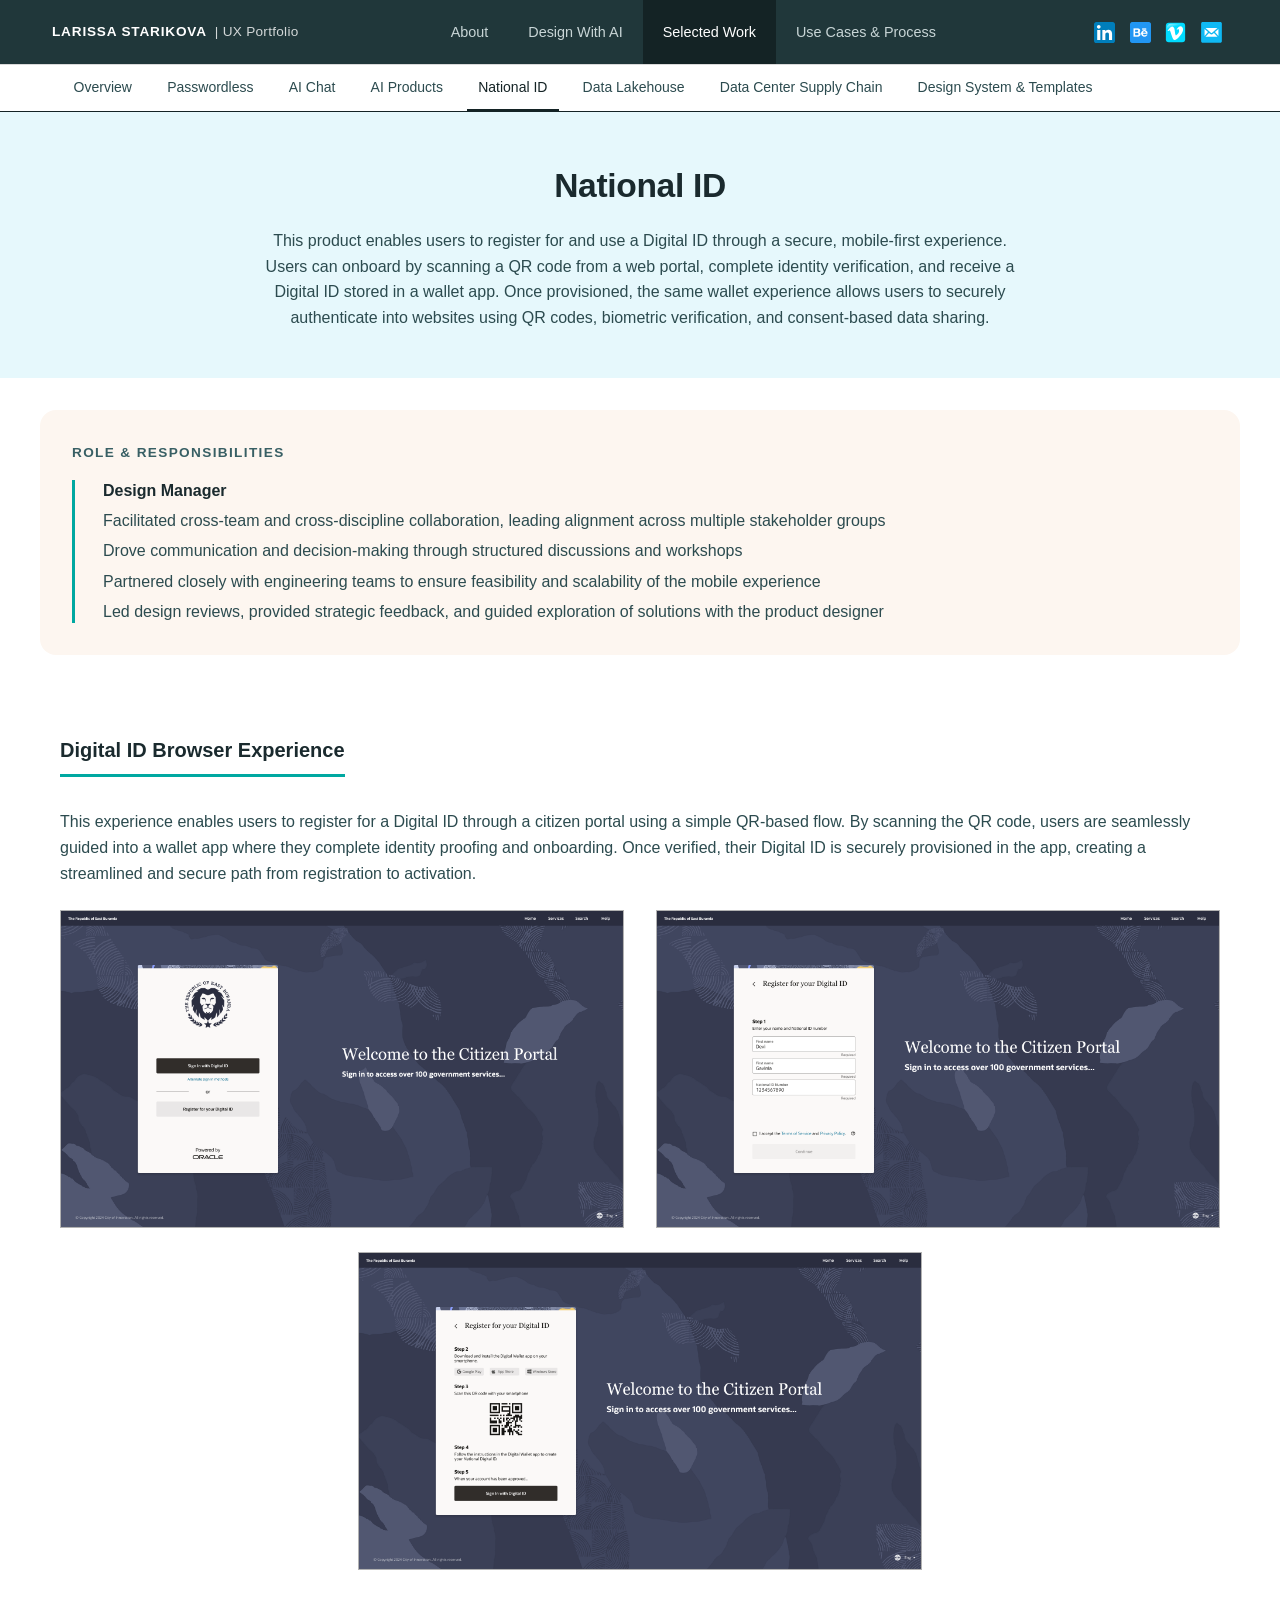
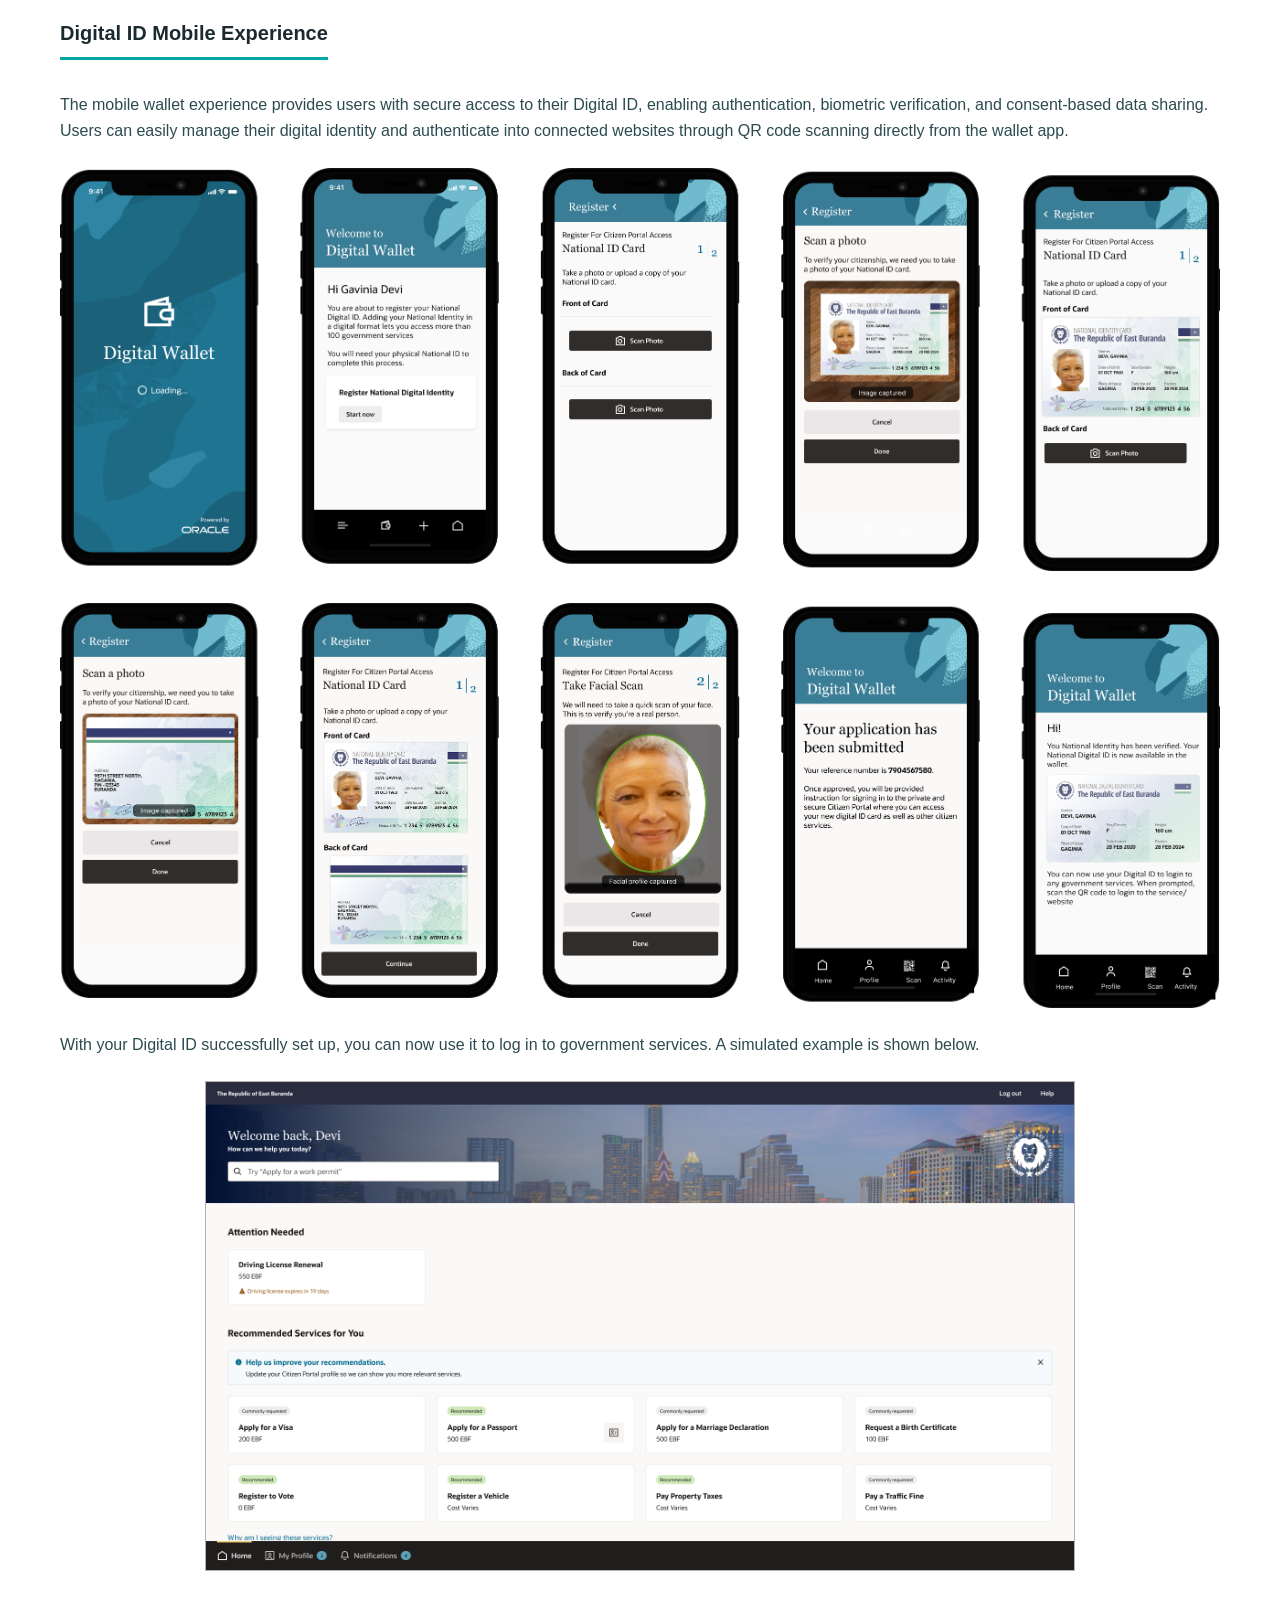
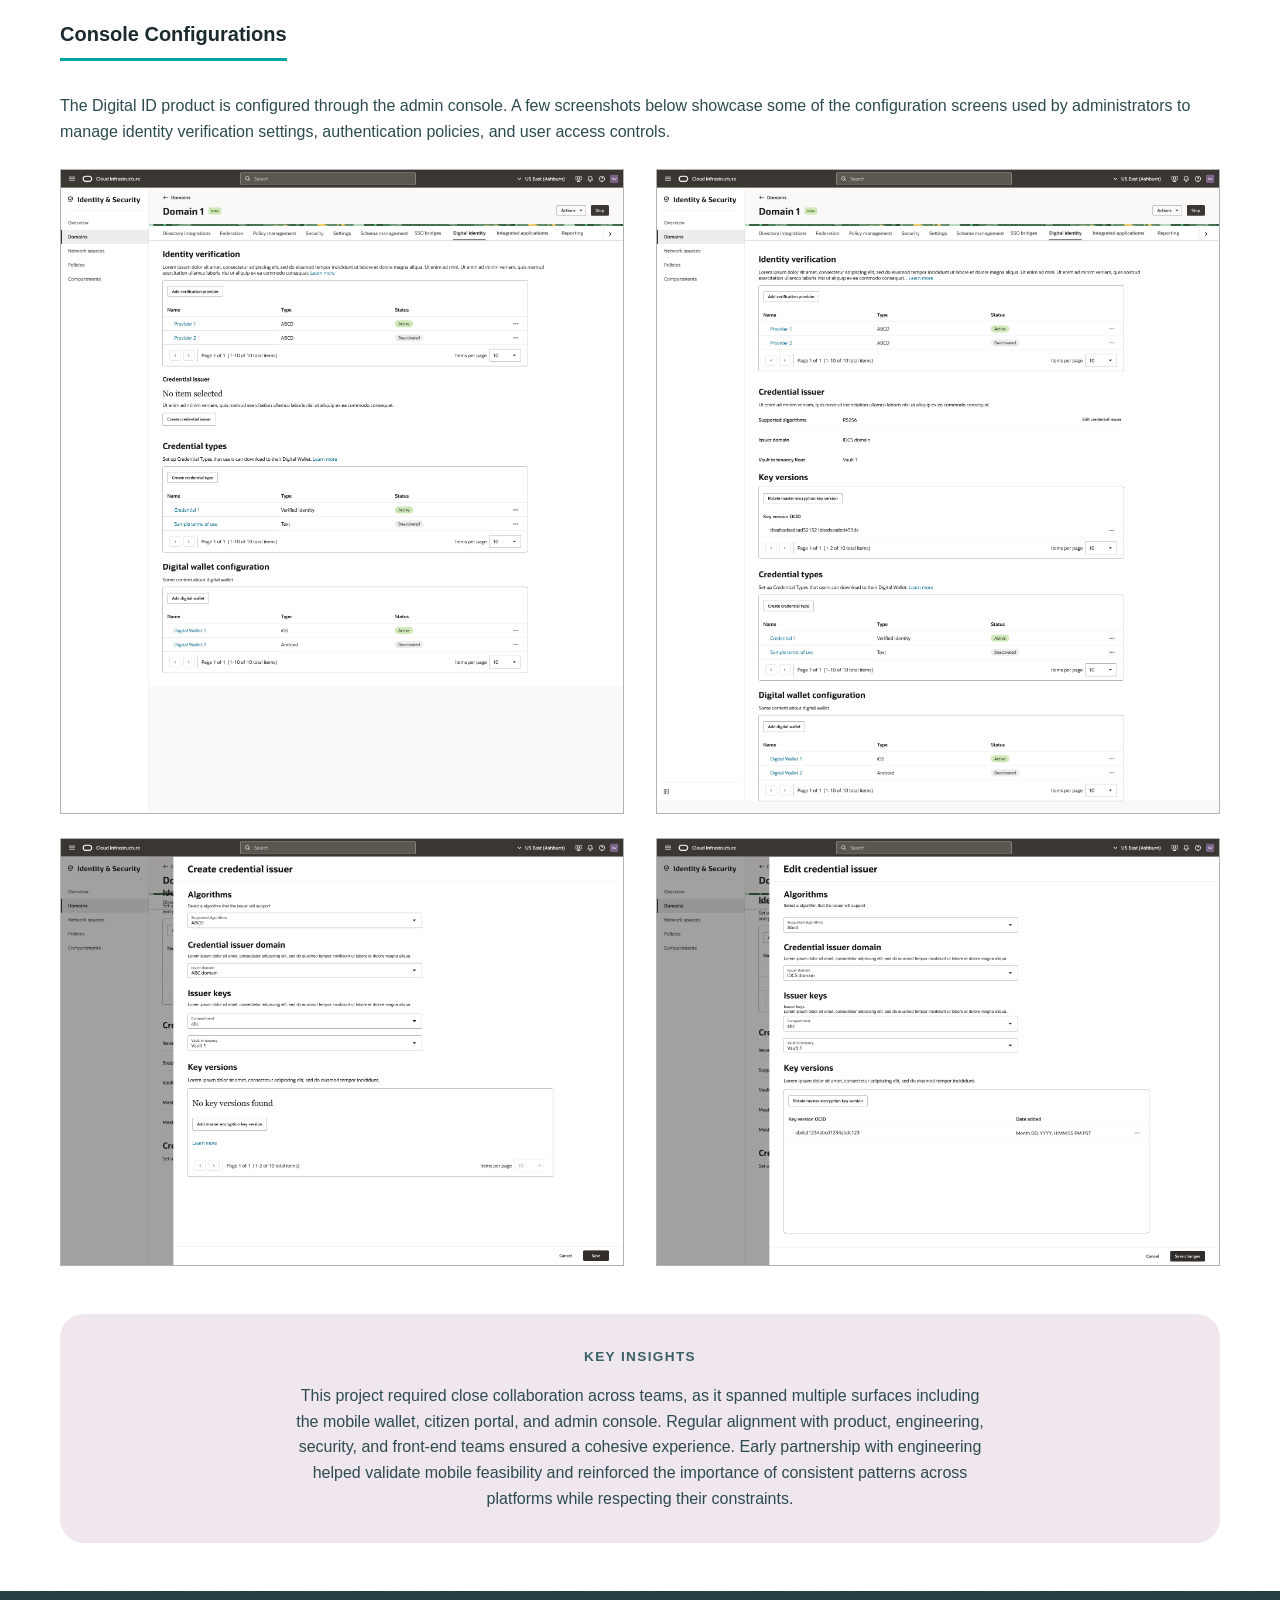
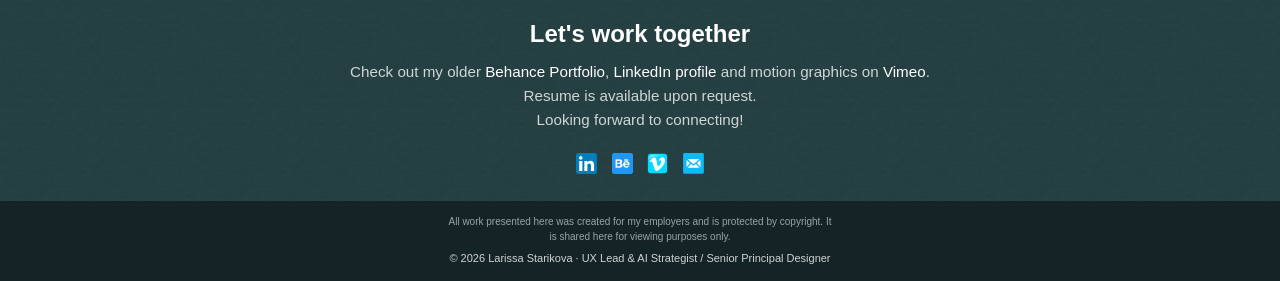
<file: selected-work/national-id.html>
<!DOCTYPE html>
<html lang="en">
<head>
    <meta charset="UTF-8">
    <meta name="viewport" content="width=device-width, initial-scale=1.0">
    <meta name="description" content="National ID — Larissa Starikova's UX portfolio case study">
    <title>Larissa Starikova | National ID</title>
    <link rel="stylesheet" href="../css/style.css">
    <style>
        /* Page-specific styles for National ID case study */
        .national-id-header {
            background: #E6F8FC;
            padding: 3rem 1.25rem 3rem;
            text-align: center;
        }
        
        .national-id-header__inner {
            max-width: var(--max-w);
            margin: 0 auto;
        }
        
        .national-id-header__title {
            font-size: clamp(1.6rem, 3vw, 2.1rem);
            font-weight: 700;
            color: #1a2a2e;
            margin: 0 0 1rem;
            letter-spacing: -0.01em;
        }
        
        .national-id-header__text {
            font-size: 1rem;
            line-height: 1.6;
            color: #2c4b4f;
            max-width: 760px;
            margin: 0 auto;
        }
        
        .section-title {
            font-size: 1.75rem;
            font-weight: 700;
            color: #1a2a2e;
            margin: 0 0 0.5rem;
            letter-spacing: -0.01em;
        }
        
        .section-subtitle {
            font-size: 0.85rem;
            text-transform: uppercase;
            letter-spacing: 0.1em;
            color: #385f64;
            margin-bottom: 1rem;
            font-weight: 600;
        }
        
        /* Role Section */
        .role-section-wrapper {
            background: #FFFFFF;
            padding: 2rem 1.25rem;
        }
        
        .role-box {
            background: #FDF6F0;
            padding: 2rem;
            margin: 0 auto;
            border-radius: 16px;
            max-width: var(--max-w);
        }
        
        /* Continuous vertical bar list style */
        .bullet-list-vertical-bar {
            margin: 0;
            padding-left: 1rem;
            list-style: none;
            color: #2c4b4f;
            line-height: 1.4;
            border-left: 3px solid #00a8a1;
        }
        
        .bullet-list-vertical-bar li {
            margin-bottom: 0.5rem;
            padding-left: 0.75rem;
        }
        
        .bullet-list-vertical-bar li:last-child {
            margin-bottom: 0;
        }
        
        .bullet-list-vertical-bar li strong {
            font-weight: 700;
            color: #1a2a2e;
        }
        
        .image-row-2col {
            display: grid;
            grid-template-columns: 1fr 1fr;
            gap: 2rem;
            margin: 1.5rem 0;
        }
        
        @media (max-width: 768px) {
            .image-row-2col {
                grid-template-columns: 1fr;
                gap: 1rem;
            }
        }
        
        .image-row-2col img {
            width: 100%;
            height: auto;
            display: block;
            border: 1px solid rgba(0,0,0,0.3);
        }
        
        /* Full width single image */
        .image-full-width {
            margin: 1.5rem 0;
        }
        
        .image-full-width img {
            width: 100%;
            height: auto;
            display: block;
            border: 1px solid rgba(0,0,0,0.3);
        }
        
        /* Smaller centered image with border */
        .image-centered-small {
            display: flex;
            justify-content: center;
            margin: 1.5rem 0;
        }
        
        .image-centered-small img {
            width: 75%;
            height: auto;
            display: block;
            border: 1px solid rgba(0,0,0,0.3);
        }
        
        @media (max-width: 768px) {
            .image-centered-small img {
                width: 100%;
            }
        }
        
        /* No border for mobile images */
        .image-no-border {
            border: none !important;
        }
        
        /* Stacked images for mobile section (vertical layout) */
        .image-stacked {
            display: flex;
            flex-direction: column;
            gap: 2rem;
            margin: 1.5rem 0;
        }
        
        .image-stacked img {
            width: 100%;
            height: auto;
            display: block;
            border: none;
        }
        
        .image-single-centered {
            display: flex;
            justify-content: center;
            margin: 1.5rem 0;
        }
        
        .image-single-centered img {
            width: 100%;
            max-width: calc(50% - 1rem);
            display: block;
            border: 1px solid rgba(0,0,0,0.3);
        }
        
        @media (max-width: 768px) {
            .image-single-centered img {
                max-width: 100%;
            }
        }
        
        .research-section {
            margin: 3rem 0;
        }
        
        .research-header-label {
            font-size: 1.25rem;
            font-weight: 700;
            color: #1a2a2e;
            margin-bottom: 1rem;
            padding-bottom: 0.5rem;
            border-bottom: 3px solid #00a8a1;
            display: inline-block;
        }
        
        .section-description {
            color: #2c4b4f;
            margin: 1rem 0 1.5rem;
            line-height: 1.6;
        }
        
        .outcomes-box {
            background: #EFE6EE;
            border-radius: 24px;
            padding: 2rem;
            text-align: center;
            margin: 3rem 0;
        }
        
        .outcomes-box p {
            color: #2c4b4f;
            max-width: 700px;
            margin: 0 auto;
            line-height: 1.6;
        }
        
        .container {
            max-width: var(--max-w);
            margin: 0 auto;
            padding: 0 1.25rem;
        }
        
        .inline-link {
            color: #2c4b4f;
            text-decoration: underline;
            text-underline-offset: 2px;
        }
        
        .inline-link:hover {
            color: #0b0e0d;
            text-decoration: underline;
        }
    </style>
</head>
<body>

    <a class="skip-link" href="#main">Skip to content</a>

    <!-- Main Navigation -->
    <nav class="main-nav" aria-label="Primary">
        <div class="main-nav__inner">
            <div style="display:flex; align-items:center; gap:.25rem;">
                <button id="menu-toggle" class="menu-toggle" aria-label="Open menu" aria-controls="mobile-menu" aria-expanded="false">
                    <svg xmlns="http://www.w3.org/2000/svg" viewBox="0 0 24 24" fill="none" stroke="currentColor" stroke-width="2" stroke-linecap="round" stroke-linejoin="round" aria-hidden="true">
                        <line x1="4" y1="6" x2="20" y2="6"></line>
                        <line x1="4" y1="12" x2="20" y2="12"></line>
                        <line x1="4" y1="18" x2="20" y2="18"></line>
                    </svg>
                </button>
                <a href="../index.html" class="main-nav__brand" style="text-decoration:none; color:inherit;">
                    Larissa Starikova
                    <span class="main-nav__brand-divider" style="color: rgb(255, 255, 255); opacity: 0.8">| UX Portfolio</span>
                </a>
            </div>

            <ul class="main-nav__links" role="menubar">
                <li role="none"><a href="../index.html" role="menuitem" class="main-nav__link">About</a></li>
                <li role="none"><a href="../design-ai.html" role="menuitem" class="main-nav__link">Design With AI</a></li>
                <li role="none"><a href="index.html" role="menuitem" class="main-nav__link is-active" aria-current="page">Selected Work</a></li>
                <li role="none"><a href="../use-cases/" role="menuitem" class="main-nav__link">Use Cases &amp; Process</a></li>
            </ul>

            <div class="main-nav__social" aria-label="External profiles">
                <a class="social-link" href="https://www.linkedin.com/in/larissastarikova/" target="_blank" rel="noopener noreferrer" aria-label="LinkedIn">
                    <img src="../images/shared/linkedin-logo.svg" alt="LinkedIn" class="social-icon">
                </a>
                <a class="social-link" href="https://www.behance.net/deeporange" target="_blank" rel="noopener noreferrer" aria-label="Behance">
                    <img src="../images/shared/behance-good.png" alt="Behance" class="social-icon">
                </a>
                <a class="social-link" href="https://vimeo.com/deeporange/videos" target="_blank" rel="noopener noreferrer" aria-label="Vimeo">
                    <img src="../images/shared/vimeo-logo.svg" alt="Vimeo" class="social-icon">
                </a>
                <a class="social-link" href="mailto:larissastar@outlook.com" aria-label="Email">
                    <img src="../images/shared/email-icon.svg" alt="Email" class="social-icon">
                </a>
            </div>
        </div>
    </nav>

    <!-- Mobile Menu -->
    <div id="mobile-menu" class="mobile-menu" role="dialog" aria-modal="true" aria-label="Site menu">
        <div class="mobile-menu__head">
            <div class="mobile-menu__brand">
                <div class="mobile-menu__brand-name">Larissa Starikova</div>
                <div class="mobile-menu__brand-sub">UX Portfolio</div>
            </div>
            <button id="mobile-menu-close" class="mobile-menu__close" aria-label="Close menu">
                <svg xmlns="http://www.w3.org/2000/svg" width="24" height="24" viewBox="0 0 24 24" fill="none" stroke="currentColor" stroke-width="2" stroke-linecap="round" stroke-linejoin="round" aria-hidden="true">
                    <line x1="18" y1="6" x2="6" y2="18"></line>
                    <line x1="6" y1="6" x2="18" y2="18"></line>
                </svg>
            </button>
        </div>
        <ul class="mobile-menu__list">
            <li><a href="../index.html" class="mobile-menu__link">About</a></li>
            <li><a href="../design-ai.html" class="mobile-menu__link">Design With AI</a></li>
            <li><a href="index.html" class="mobile-menu__link is-active" aria-current="page">Selected Work</a></li>
            <li><a href="../use-cases/" class="mobile-menu__link">Use Cases &amp; Process</a></li>
        </ul>
    </div>

    <!-- Sub-Navigation -->
    <nav id="sub-nav-selected" class="sub-nav is-visible" aria-label="Selected work">
        <div class="sub-nav__inner">
            <button id="sub-nav-selected-left" class="sub-nav__arrow sub-nav__arrow--left" aria-label="Scroll left" type="button">
                <svg xmlns="http://www.w3.org/2000/svg" viewBox="0 0 24 24" fill="none" stroke="currentColor" stroke-width="2" stroke-linecap="round" stroke-linejoin="round" aria-hidden="true"><polyline points="15 18 9 12 15 6"></polyline></svg>
            </button>
            <div id="sub-nav-selected-scroller" class="sub-nav__scroller">
                <ul class="sub-nav__list">
                    <li><a href="index.html" class="sub-nav__link">Overview</a></li>
                    <li><a href="passwordless.html" class="sub-nav__link">Passwordless</a></li>
                    <li><a href="ai-chat.html" class="sub-nav__link">AI Chat</a></li>
                    <li><a href="ai-products.html" class="sub-nav__link">AI Products</a></li>
                    <li><a href="national-id.html" class="sub-nav__link is-active" aria-current="page">National ID</a></li>
                    <li><a href="data-lake.html" class="sub-nav__link">Data Lakehouse</a></li>
                    <li><a href="data-center.html" class="sub-nav__link">Data Center Supply Chain</a></li>
                    <li><a href="templates.html" class="sub-nav__link">Design System & Templates</a></li>
                </ul>
            </div>
            <button id="sub-nav-selected-right" class="sub-nav__arrow sub-nav__arrow--right" aria-label="Scroll right" type="button">
                <svg xmlns="http://www.w3.org/2000/svg" viewBox="0 0 24 24" fill="none" stroke="currentColor" stroke-width="2" stroke-linecap="round" stroke-linejoin="round" aria-hidden="true"><polyline points="9 18 15 12 9 6"></polyline></svg>
            </button>
        </div>
    </nav>

    <main id="main">

        <!-- Top Section -->
        <section class="national-id-header">
            <div class="national-id-header__inner">
                <h1 class="national-id-header__title">National ID</h1>
                <p class="national-id-header__text">This product enables users to register for and use a Digital ID through a secure, mobile-first experience. Users can onboard by scanning a QR code from a web portal, complete identity verification, and receive a Digital ID stored in a wallet app. Once provisioned, the same wallet experience allows users to securely authenticate into websites using QR codes, biometric verification, and consent-based data sharing.</p>
            </div>
        </section>

        <!-- ROLE & RESPONSIBILITIES Section -->
        <div class="role-section-wrapper">
            <div class="role-box">
                <div class="section-subtitle">ROLE & RESPONSIBILITIES</div>
                <ul class="bullet-list-vertical-bar">
                    <li><strong>Design Manager</strong></li>
                    <li>Facilitated cross-team and cross-discipline collaboration, leading alignment across multiple stakeholder groups</li>
                    <li>Drove communication and decision-making through structured discussions and workshops</li>
                    <li>Partnered closely with engineering teams to ensure feasibility and scalability of the mobile experience</li>
                    <li>Led design reviews, provided strategic feedback, and guided exploration of solutions with the product designer</li>
                </ul>
            </div>
        </div>

        <!-- Section 1: Digital ID Browser Experience -->
        <div class="container">
            <div class="research-section">
                <div class="research-header-label">Digital ID Browser Experience</div>
                <p class="section-description">This experience enables users to register for a Digital ID through a citizen portal using a simple QR-based flow. By scanning the QR code, users are seamlessly guided into a wallet app where they complete identity proofing and onboarding. Once verified, their Digital ID is securely provisioned in the app, creating a streamlined and secure path from registration to activation.</p>
                
                <div class="image-row-2col">
                    <img src="../images/selected-work/national-id/national-01.png" alt="Digital ID browser experience - QR code registration">
                    <img src="../images/selected-work/national-id/national-02.png" alt="Digital ID browser experience - portal view">
                </div>
                <div class="image-single-centered">
                    <img src="../images/selected-work/national-id/national-03.png" alt="Digital ID browser experience - additional view">
                </div>
            </div>

            <!-- Section 2: Digital ID Mobile Experience -->
            <div class="research-section">
                <div class="research-header-label">Digital ID Mobile Experience</div>
                <p class="section-description">The mobile wallet experience provides users with secure access to their Digital ID, enabling authentication, biometric verification, and consent-based data sharing. Users can easily manage their digital identity and authenticate into connected websites through QR code scanning directly from the wallet app.</p>
                
                <div class="image-stacked">
                    <img src="../images/selected-work/national-id/national-04.png" alt="Digital ID mobile experience - wallet home" class="image-no-border">
                    <img src="../images/selected-work/national-id/national-05.png" alt="Digital ID mobile experience - authentication screen" class="image-no-border">
                </div>
                
                <p class="section-description">With your Digital ID successfully set up, you can now use it to log in to government services. A simulated example is shown below.</p>
                <div class="image-centered-small">
                    <img src="../images/selected-work/national-id/national-portal-06.png" alt="Government services login simulation">
                </div>
            </div>

            <!-- Section 3: Console Configurations -->
            <div class="research-section">
                <div class="research-header-label">Console Configurations</div>
                <p class="section-description">The Digital ID product is configured through the admin console. A few screenshots below showcase some of the configuration screens used by administrators to manage identity verification settings, authentication policies, and user access controls.</p>
                
                <div class="image-row-2col">
                    <img src="../images/selected-work/national-id/national-07.png" alt="Console configuration - admin settings">
                    <img src="../images/selected-work/national-id/national-08.png" alt="Console configuration - policy management">
                </div>
                <div class="image-row-2col">
                    <img src="../images/selected-work/national-id/national-09.png" alt="Console configuration - verification settings">
                    <img src="../images/selected-work/national-id/national-10.png" alt="Console configuration - access controls">
                </div>
            </div>

            <!-- Key Insights Section -->
            <div class="outcomes-box">
                <div class="section-subtitle">KEY INSIGHTS</div>
                <p>This project required close collaboration across teams, as it spanned multiple surfaces including the mobile wallet, citizen portal, and admin console. Regular alignment with product, engineering, security, and front-end teams ensured a cohesive experience. Early partnership with engineering helped validate mobile feasibility and reinforced the importance of consistent patterns across platforms while respecting their constraints.</p>
            </div>
        </div>

    </main>

    <!-- Footer -->
    <footer class="site-footer" aria-labelledby="footer-title">
        <div class="site-footer__band">
            <h2 id="footer-title" class="site-footer__title">Let's work together</h2>
            <p class="site-footer__text">Check out my older <a class="footer-style-link" href="https://www.behance.net/deeporange" target="_blank" rel="noopener noreferrer">Behance Portfolio</a>, <a class="footer-style-link" href="https://www.linkedin.com/in/larissastarikova/" target="_blank" rel="noopener noreferrer">LinkedIn profile</a> and motion graphics on <a class="footer-style-link" href="https://vimeo.com/deeporange/videos" target="_blank" rel="noopener noreferrer">Vimeo</a>.<br>Resume is available upon request.<br>Looking forward to connecting!</p>

            <div class="site-footer__social" aria-label="Get in touch">
                <a class="social-link" href="https://www.linkedin.com/in/larissastarikova/" target="_blank" rel="noopener noreferrer" aria-label="LinkedIn">
                    <img src="../images/shared/linkedin-logo.svg" alt="LinkedIn" class="social-icon">
                </a>
                <a class="social-link" href="https://www.behance.net/deeporange" target="_blank" rel="noopener noreferrer" aria-label="Behance">
                    <img src="../images/shared/behance-good.png" alt="Behance" class="social-icon">
                </a>
                <a class="social-link" href="https://vimeo.com/deeporange/videos" target="_blank" rel="noopener noreferrer" aria-label="Vimeo">
                    <img src="../images/shared/vimeo-logo.svg" alt="Vimeo" class="social-icon">
                </a>
                <a class="social-link" href="mailto:larissastar@outlook.com" aria-label="Email">
                    <img src="../images/shared/email-icon.svg" alt="Email" class="social-icon">
                </a>
            </div>
        </div>
        <div class="site-footer__meta">
            <p class="site-footer__disclaimer">All work presented here was created for my employers and is protected by copyright. It is shared here for viewing purposes only.</p>
            <p class="site-footer__copyright">© 2026 Larissa Starikova · UX Lead &amp; AI Strategist / Senior Principal Designer</p>
        </div>
    </footer>

    <script src="../js/main.js" defer></script>
    <script>
    (function() {
        'use strict';
        
        var scroller = document.getElementById('sub-nav-selected-scroller');
        var leftArrow = document.getElementById('sub-nav-selected-left');
        var rightArrow = document.getElementById('sub-nav-selected-right');
        var subNav = document.getElementById('sub-nav-selected');
        
        if (!scroller) return;
        
        function checkArrows() {
            var hasOverflow = scroller.scrollWidth > scroller.clientWidth + 1;
            var atStart = scroller.scrollLeft <= 2;
            var atEnd = scroller.scrollLeft + scroller.clientWidth >= scroller.scrollWidth - 2;
            
            if (leftArrow) leftArrow.classList.toggle('is-visible', hasOverflow && !atStart);
            if (rightArrow) rightArrow.classList.toggle('is-visible', hasOverflow && !atEnd);
        }
        
        if (leftArrow) leftArrow.addEventListener('click', () => scroller.scrollBy({ left: -180, behavior: 'smooth' }));
        if (rightArrow) rightArrow.addEventListener('click', () => scroller.scrollBy({ left: 180, behavior: 'smooth' }));
        
        scroller.addEventListener('scroll', checkArrows);
        window.addEventListener('resize', checkArrows);
        setTimeout(checkArrows, 100);
        
        function updateShadow() {
            if (!subNav) return;
            subNav.classList.toggle('has-shadow', window.scrollY > 8);
        }
        window.addEventListener('scroll', () => requestAnimationFrame(updateShadow), { passive: true });
        updateShadow();
    })();
    </script>
</body>
</html>
</file>
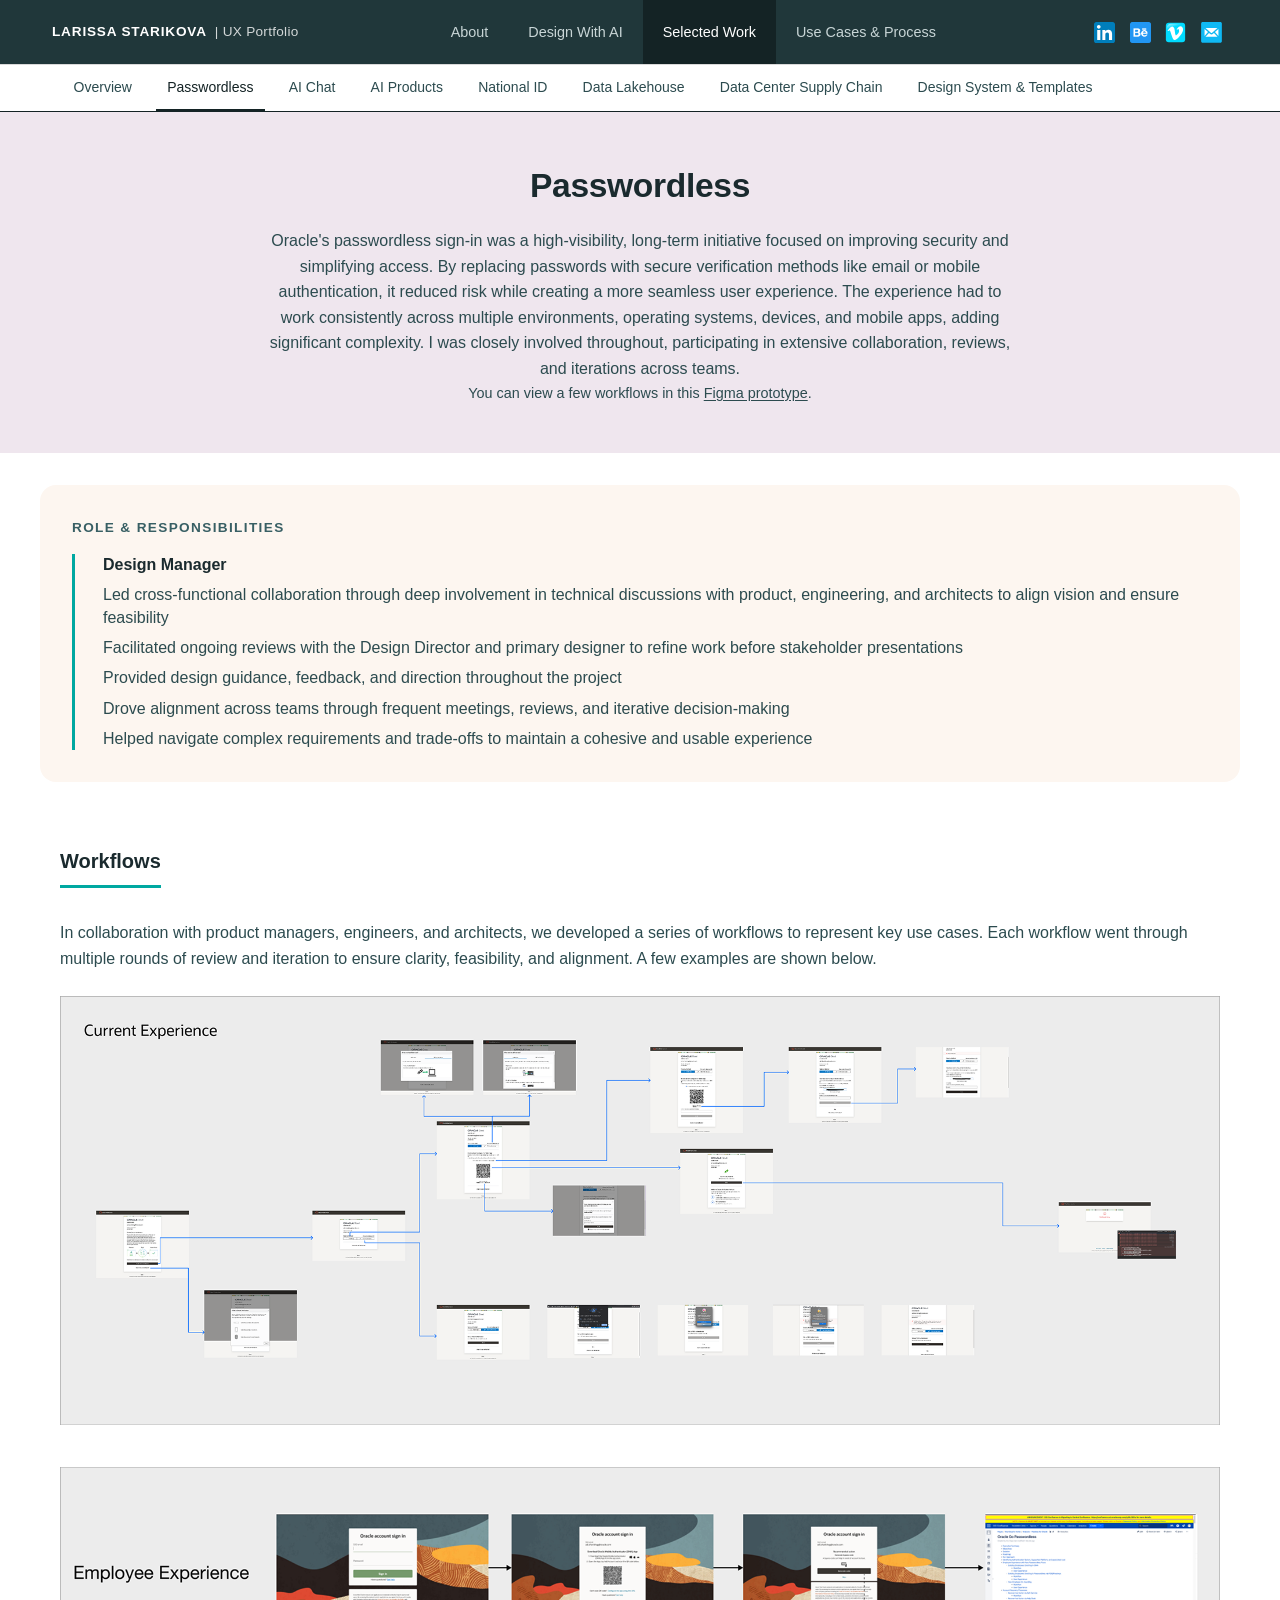
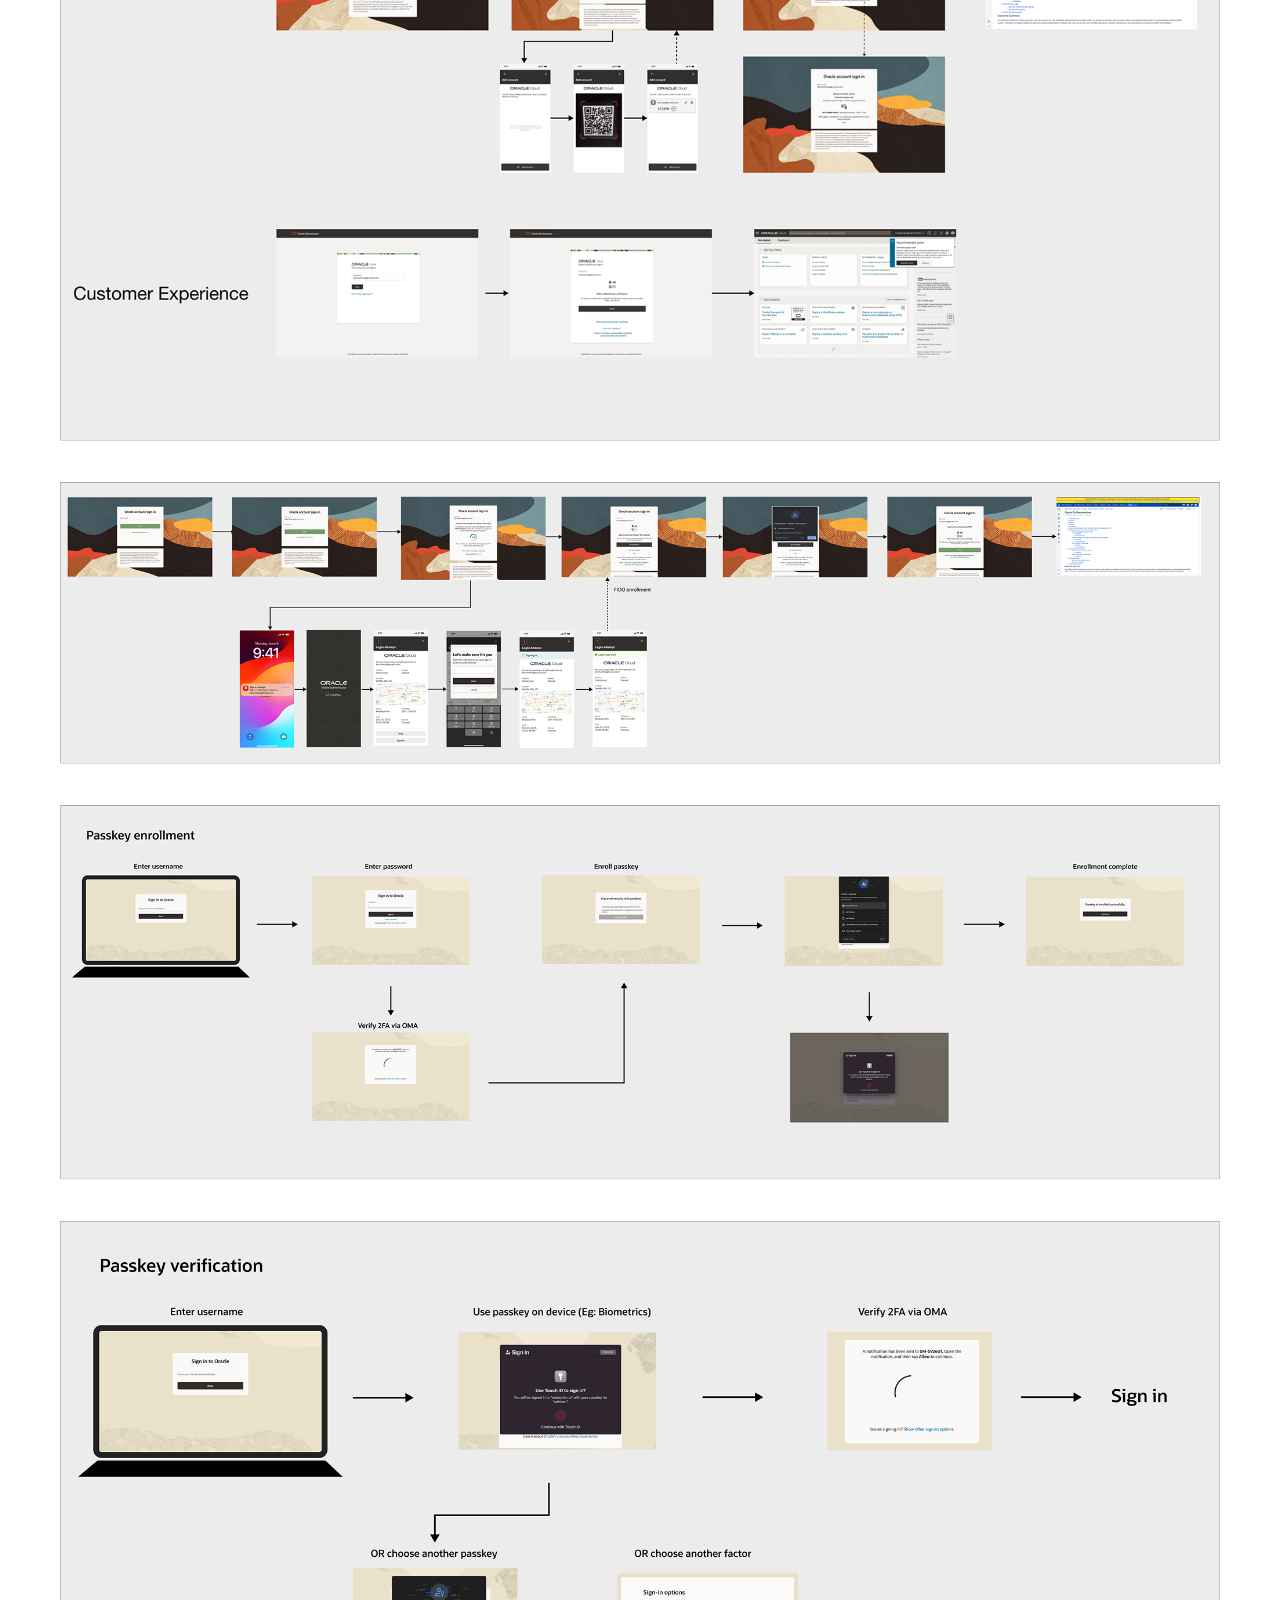
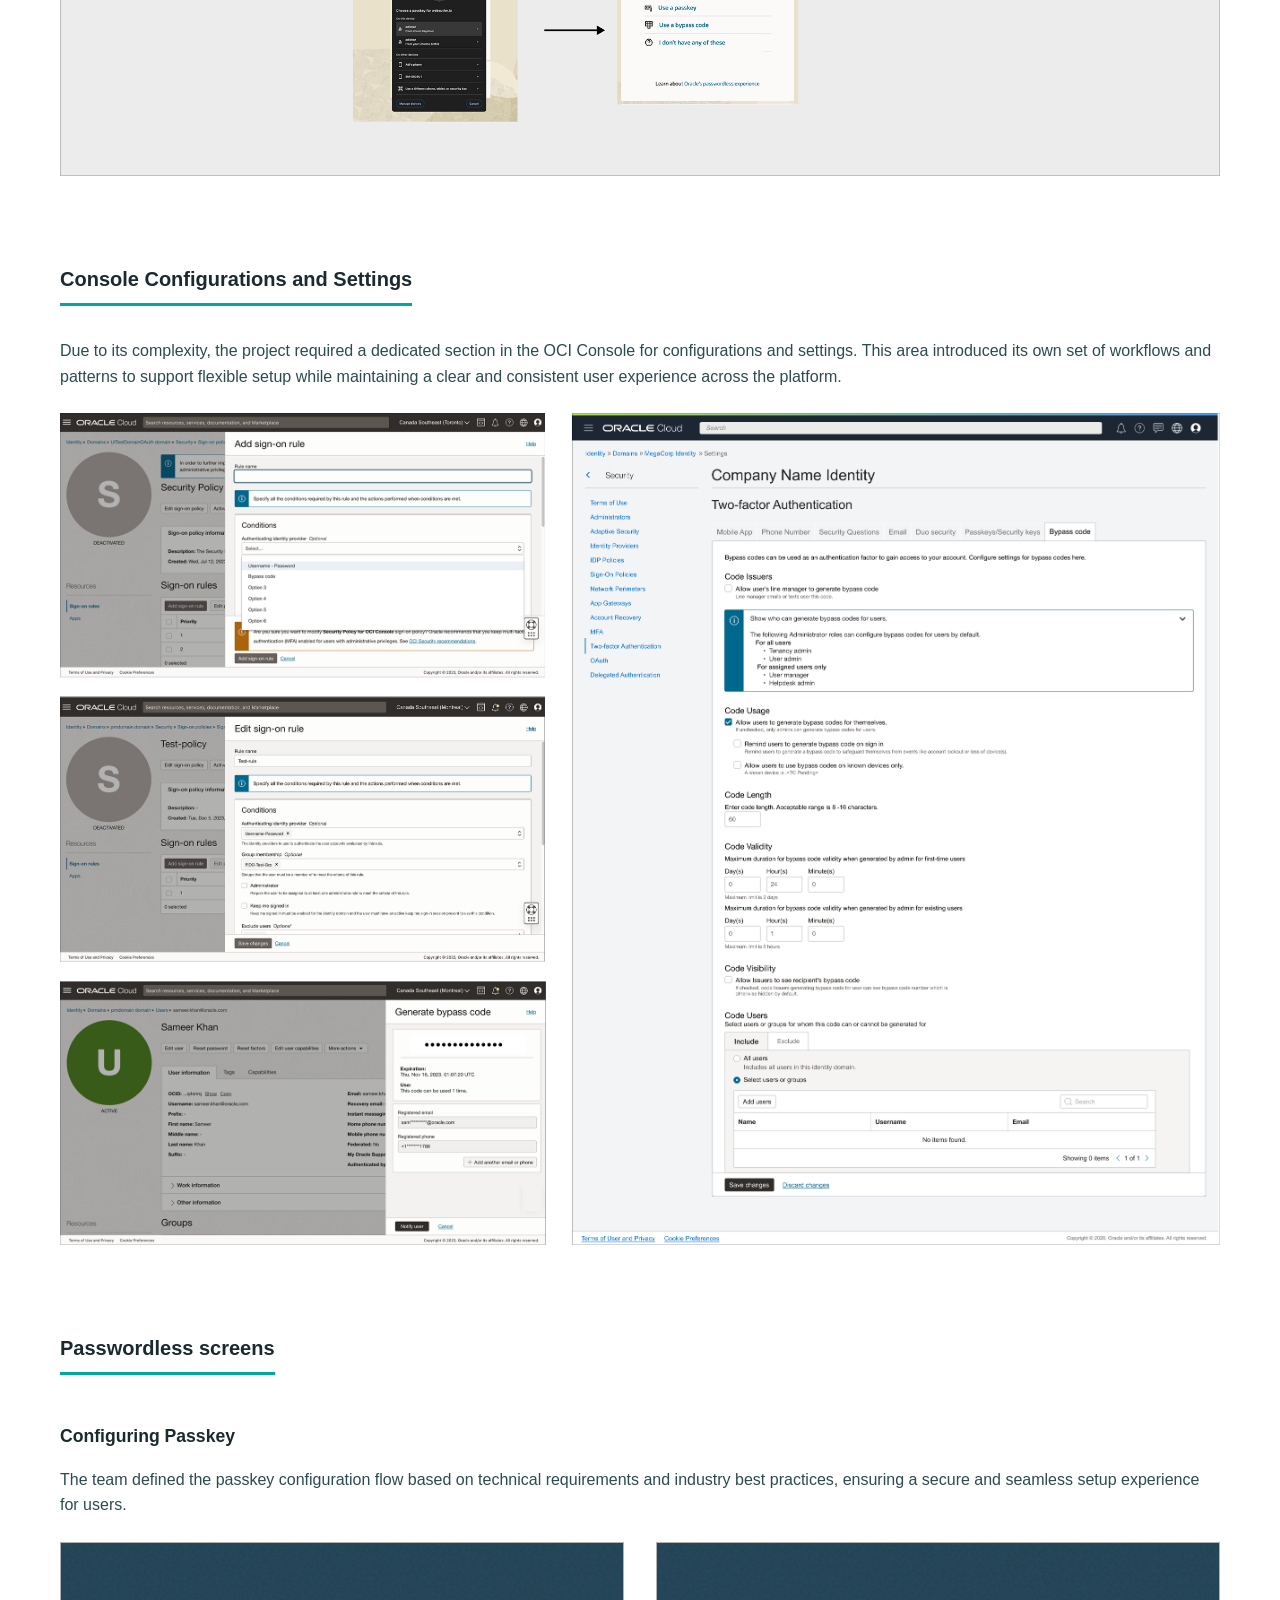
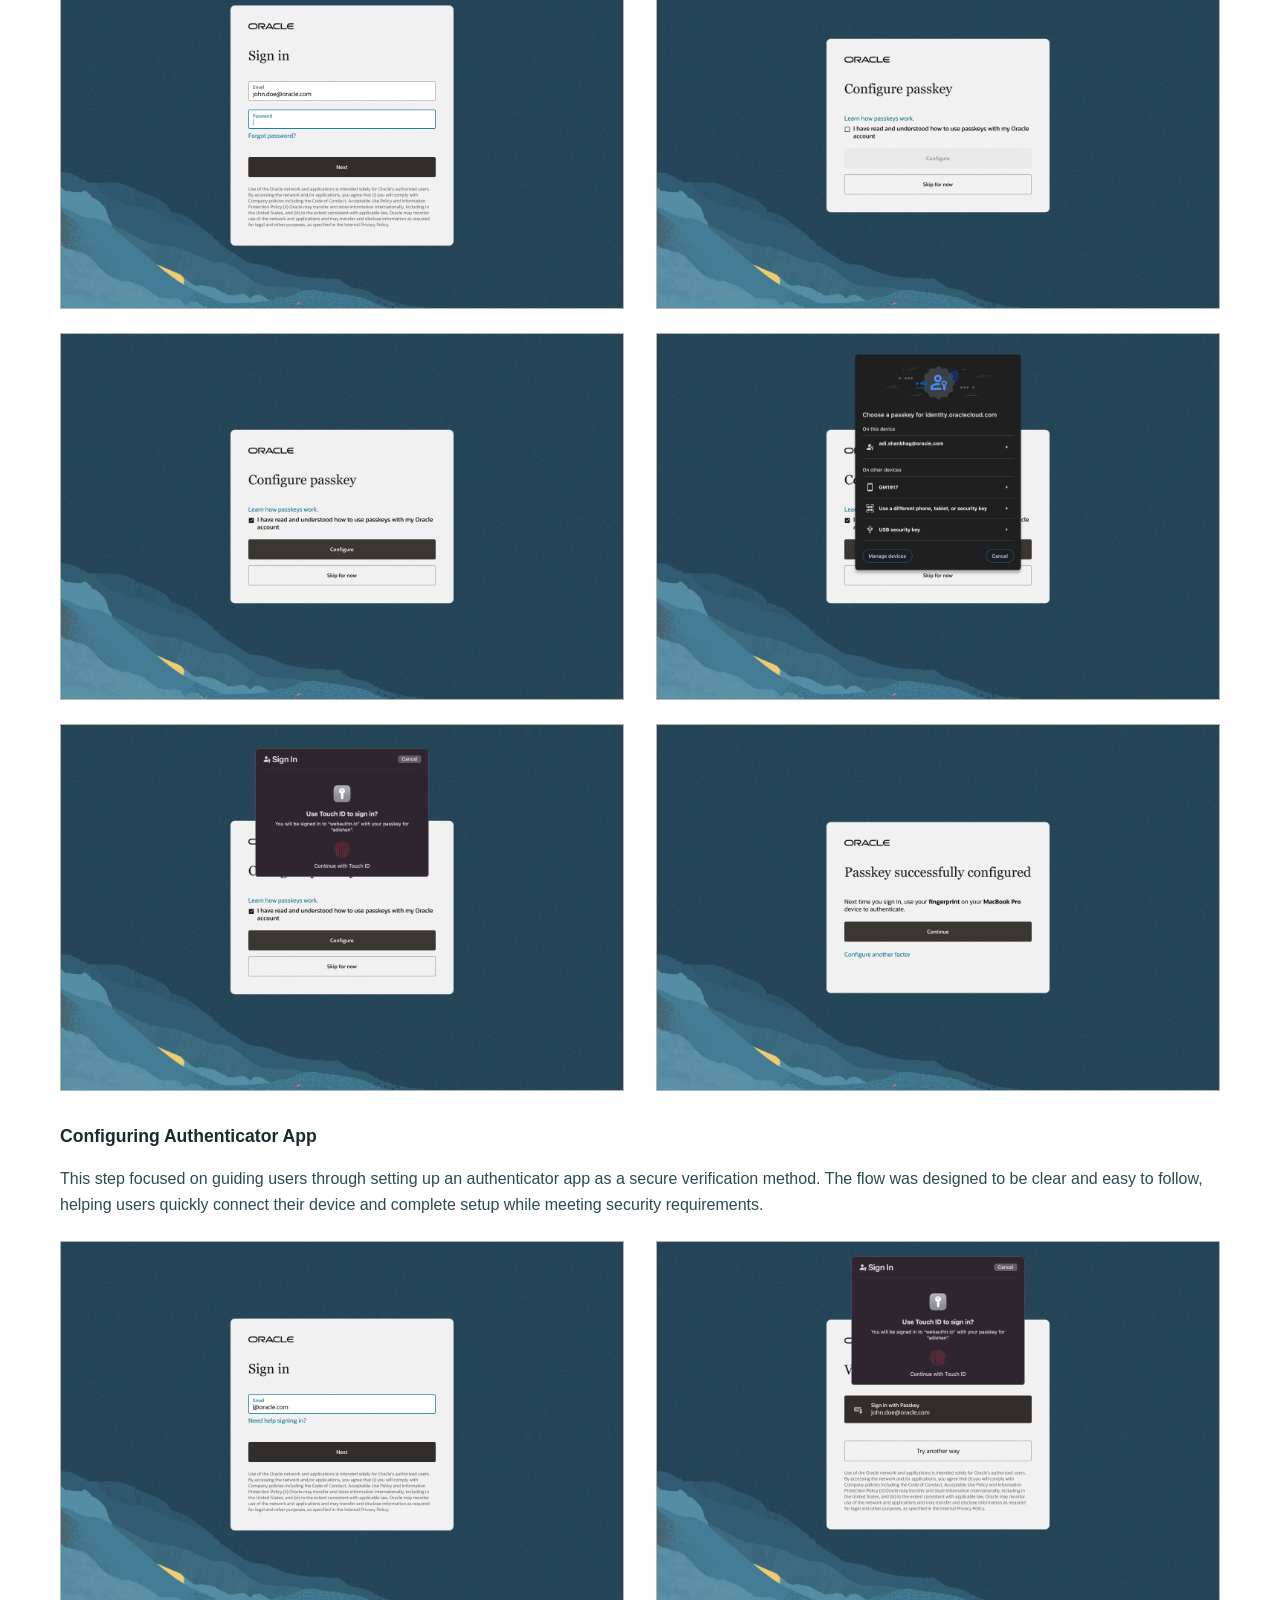
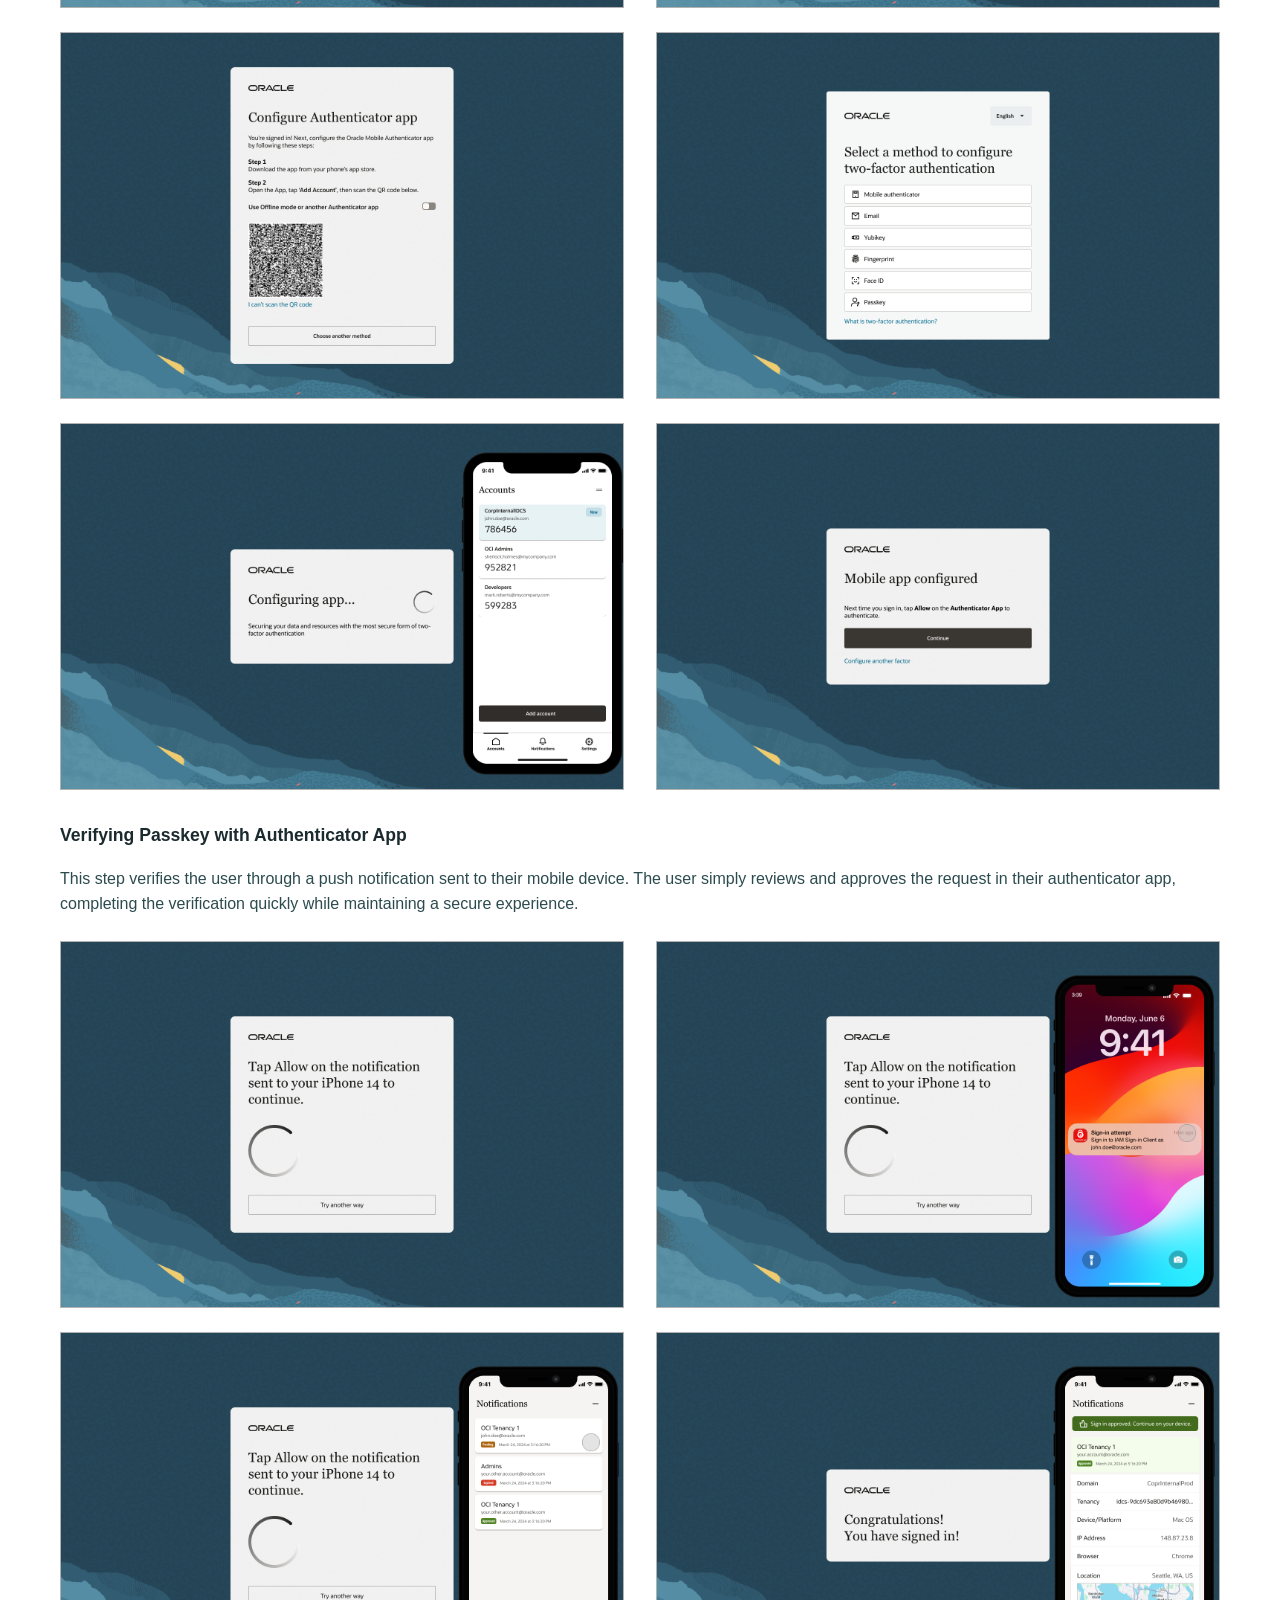
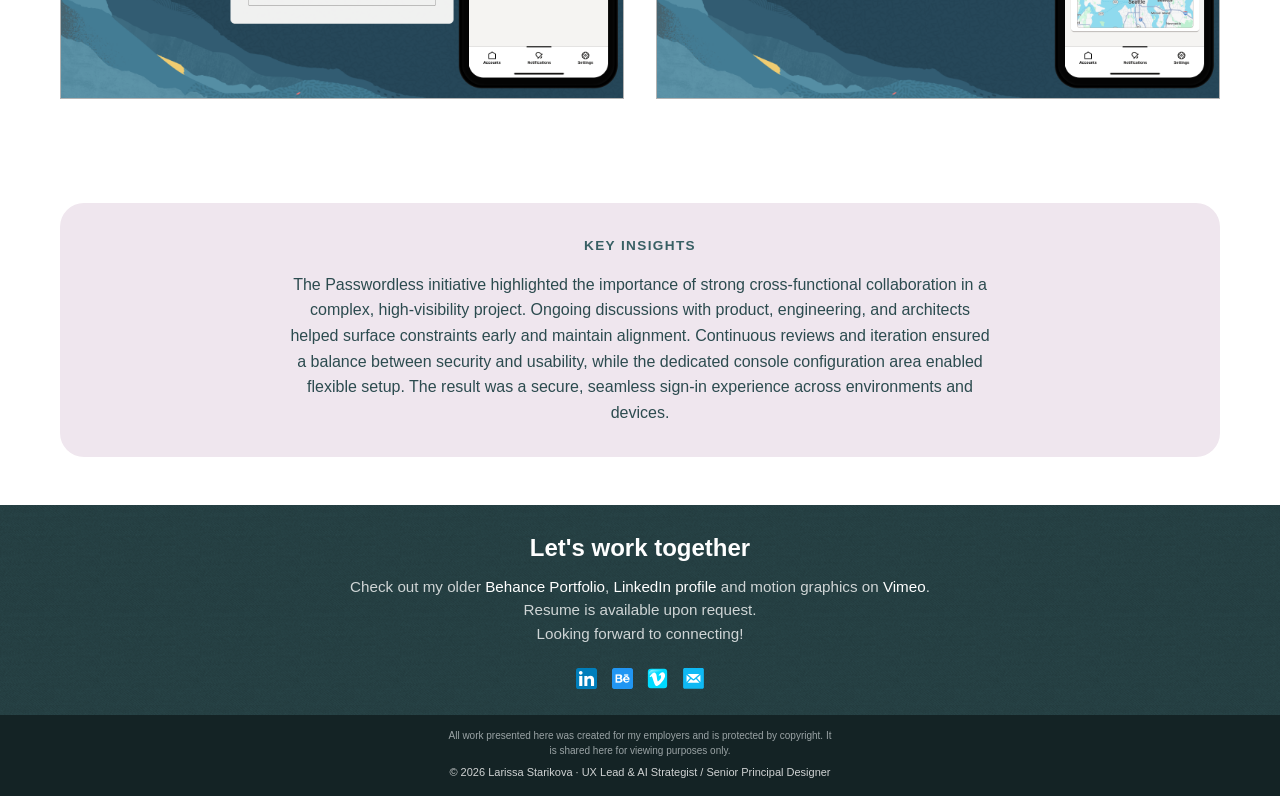
<file: selected-work/passwordless.html>
<!DOCTYPE html>
<html lang="en">
<head>
    <meta charset="UTF-8">
    <meta name="viewport" content="width=device-width, initial-scale=1.0">
    <meta name="description" content="Passwordless — Larissa Starikova's UX portfolio case study">
    <title>Larissa Starikova | Passwordless</title>
    <link rel="stylesheet" href="../css/style.css">
    <style>
        /* Page-specific styles for Passwordless case study */
        .passwordless-header {
            background: #EFE6EE;
            padding: 3rem 1.25rem 3rem;
            text-align: center;
        }
        
        .passwordless-header__inner {
            max-width: var(--max-w);
            margin: 0 auto;
        }
        
        .passwordless-header__title {
            font-size: clamp(1.6rem, 3vw, 2.1rem);
            font-weight: 700;
            color: #1a2a2e;
            margin: 0 0 1rem;
            letter-spacing: -0.01em;
        }
        
        .passwordless-header__text {
            font-size: 1rem;
            line-height: 1.6;
            color: #2c4b4f;
            max-width: 760px;
            margin: 0 auto;
        }
        
        .passwordless-header__small {
            font-size: 0.9rem;
            line-height: 1.6;
            color: #2c4b4f;
            max-width: 760px;
            margin: 1rem auto;
        }
        
        .passwordless-header__link {
            font-size: 0.9rem;
            line-height: 1.6;
            color: #2c4b4f;
            max-width: 760px;
            margin: 0 auto;
        }
        
        .passwordless-header__link a {
            color: #2c4b4f;
            text-decoration: underline;
            text-underline-offset: 2px;
        }
        
        .passwordless-header__link a:hover {
            color: #0b0e0d;
            text-decoration: underline;
        }
        
        .section-title {
            font-size: 1.75rem;
            font-weight: 700;
            color: #1a2a2e;
            margin: 0 0 0.5rem;
            letter-spacing: -0.01em;
        }
        
        .section-subtitle {
            font-size: 0.85rem;
            text-transform: uppercase;
            letter-spacing: 0.1em;
            color: #385f64;
            margin-bottom: 1rem;
            font-weight: 600;
        }
        
        /* Role Section */
        .role-section-wrapper {
            background: #FFFFFF;
            padding: 2rem 1.25rem;
        }
        
        .role-box {
            background: #FDF6F0;
            padding: 2rem;
            margin: 0 auto;
            border-radius: 16px;
            max-width: var(--max-w);
        }
        
        /* Continuous vertical bar list style */
        .bullet-list-vertical-bar {
            margin: 0;
            padding-left: 1rem;
            list-style: none;
            color: #2c4b4f;
            line-height: 1.4;
            border-left: 3px solid #00a8a1;
        }
        
        .bullet-list-vertical-bar li {
            margin-bottom: 0.5rem;
            padding-left: 0.75rem;
        }
        
        .bullet-list-vertical-bar li:last-child {
            margin-bottom: 0;
        }
        
        .bullet-list-vertical-bar li strong {
            font-weight: 700;
            color: #1a2a2e;
        }
        
        /* Content sections - white background only */
        .content-section {
            padding: 2rem 1.25rem;
        }
        
        .research-section {
            margin: 3rem 0;
        }
        
        .research-header-label {
            font-size: 1.25rem;
            font-weight: 700;
            color: #1a2a2e;
            margin-bottom: 1rem;
            padding-bottom: 0.5rem;
            border-bottom: 3px solid #00a8a1;
            display: inline-block;
        }
        
        .subsection-header {
            font-size: 1.1rem;
            font-weight: 700;
            color: #1a2a2e;
            margin: 2rem 0 0.5rem;
        }
        
        .section-description {
            color: #2c4b4f;
            margin: 1rem 0 1.5rem;
            line-height: 1.6;
        }
        
        .image-full-width {
            margin: 1.5rem 0;
        }
        
        .image-full-width img {
            width: 100%;
            height: auto;
            display: block;
            border: none;
        }
        
        .image-row-2col {
            display: grid;
            grid-template-columns: 1fr 1fr;
            gap: 2rem;
            margin: 1.5rem 0;
        }
        
        @media (max-width: 768px) {
            .image-row-2col {
                grid-template-columns: 1fr;
                gap: 1rem;
            }
        }
        
        .image-row-2col img {
            width: 100%;
            height: auto;
            display: block;
            border: 1px solid rgba(0,0,0,0.3);
        }
        
        .outcomes-box {
            background: #EFE6EE;
            border-radius: 24px;
            padding: 2rem;
            text-align: center;
            margin: 3rem 0;
        }
        
        .outcomes-box p {
            color: #2c4b4f;
            max-width: 700px;
            margin: 0 auto;
            line-height: 1.6;
        }
        
        .container {
            max-width: var(--max-w);
            margin: 0 auto;
            padding: 0 1.25rem;
        }
    </style>
</head>
<body>

    <a class="skip-link" href="#main">Skip to content</a>

    <!-- Main Navigation -->
    <nav class="main-nav" aria-label="Primary">
        <div class="main-nav__inner">
            <div style="display:flex; align-items:center; gap:.25rem;">
                <button id="menu-toggle" class="menu-toggle" aria-label="Open menu" aria-controls="mobile-menu" aria-expanded="false">
                    <svg xmlns="http://www.w3.org/2000/svg" viewBox="0 0 24 24" fill="none" stroke="currentColor" stroke-width="2" stroke-linecap="round" stroke-linejoin="round" aria-hidden="true">
                        <line x1="4" y1="6" x2="20" y2="6"></line>
                        <line x1="4" y1="12" x2="20" y2="12"></line>
                        <line x1="4" y1="18" x2="20" y2="18"></line>
                    </svg>
                </button>
                <a href="../index.html" class="main-nav__brand" style="text-decoration:none; color:inherit;">
                    Larissa Starikova
                    <span class="main-nav__brand-divider" style="color: rgb(255, 255, 255); opacity: 0.8">| UX Portfolio</span>
                </a>
            </div>

            <ul class="main-nav__links" role="menubar">
                <li role="none"><a href="../index.html" role="menuitem" class="main-nav__link">About</a></li>
                <li role="none"><a href="../design-ai.html" role="menuitem" class="main-nav__link">Design With AI</a></li>
                <li role="none"><a href="index.html" role="menuitem" class="main-nav__link is-active" aria-current="page">Selected Work</a></li>
                <li role="none"><a href="../use-cases/" role="menuitem" class="main-nav__link">Use Cases &amp; Process</a></li>
            </ul>

            <div class="main-nav__social" aria-label="External profiles">
                <a class="social-link" href="https://www.linkedin.com/in/larissastarikova/" target="_blank" rel="noopener noreferrer" aria-label="LinkedIn">
                    <img src="../images/shared/linkedin-logo.svg" alt="LinkedIn" class="social-icon">
                </a>
                <a class="social-link" href="https://www.behance.net/deeporange" target="_blank" rel="noopener noreferrer" aria-label="Behance">
                    <img src="../images/shared/behance-good.png" alt="Behance" class="social-icon">
                </a>
                <a class="social-link" href="https://vimeo.com/deeporange/videos" target="_blank" rel="noopener noreferrer" aria-label="Vimeo">
                    <img src="../images/shared/vimeo-logo.svg" alt="Vimeo" class="social-icon">
                </a>
                <a class="social-link" href="mailto:larissastar@outlook.com" aria-label="Email">
                    <img src="../images/shared/email-icon.svg" alt="Email" class="social-icon">
                </a>
            </div>
        </div>
    </nav>

    <!-- Mobile Menu -->
    <div id="mobile-menu" class="mobile-menu" role="dialog" aria-modal="true" aria-label="Site menu">
        <div class="mobile-menu__head">
            <div class="mobile-menu__brand">
                <div class="mobile-menu__brand-name">Larissa Starikova</div>
                <div class="mobile-menu__brand-sub">UX Portfolio</div>
            </div>
            <button id="mobile-menu-close" class="mobile-menu__close" aria-label="Close menu">
                <svg xmlns="http://www.w3.org/2000/svg" width="24" height="24" viewBox="0 0 24 24" fill="none" stroke="currentColor" stroke-width="2" stroke-linecap="round" stroke-linejoin="round" aria-hidden="true">
                    <line x1="18" y1="6" x2="6" y2="18"></line>
                    <line x1="6" y1="6" x2="18" y2="18"></line>
                </svg>
            </button>
        </div>
        <ul class="mobile-menu__list">
            <li><a href="../index.html" class="mobile-menu__link">About</a></li>
            <li><a href="../design-ai.html" class="mobile-menu__link">Design With AI</a></li>
            <li><a href="index.html" class="mobile-menu__link is-active" aria-current="page">Selected Work</a></li>
            <li><a href="../use-cases/" class="mobile-menu__link">Use Cases &amp; Process</a></li>
        </ul>
    </div>

    <!-- Sub-Navigation -->
    <nav id="sub-nav-selected" class="sub-nav is-visible" aria-label="Selected work">
        <div class="sub-nav__inner">
            <button id="sub-nav-selected-left" class="sub-nav__arrow sub-nav__arrow--left" aria-label="Scroll left" type="button">
                <svg xmlns="http://www.w3.org/2000/svg" viewBox="0 0 24 24" fill="none" stroke="currentColor" stroke-width="2" stroke-linecap="round" stroke-linejoin="round" aria-hidden="true"><polyline points="15 18 9 12 15 6"></polyline></svg>
            </button>
            <div id="sub-nav-selected-scroller" class="sub-nav__scroller">
                <ul class="sub-nav__list">
                    <li><a href="index.html" class="sub-nav__link">Overview</a></li>
                    <li><a href="passwordless.html" class="sub-nav__link is-active" aria-current="page">Passwordless</a></li>
                    <li><a href="ai-chat.html" class="sub-nav__link">AI Chat</a></li>
                    <li><a href="ai-products.html" class="sub-nav__link">AI Products</a></li>
                    <li><a href="national-id.html" class="sub-nav__link">National ID</a></li>
                    <li><a href="data-lake.html" class="sub-nav__link">Data Lakehouse</a></li>
                    <li><a href="data-center.html" class="sub-nav__link">Data Center Supply Chain</a></li>
                    <li><a href="templates.html" class="sub-nav__link">Design System & Templates</a></li>
                </ul>
            </div>
            <button id="sub-nav-selected-right" class="sub-nav__arrow sub-nav__arrow--right" aria-label="Scroll right" type="button">
                <svg xmlns="http://www.w3.org/2000/svg" viewBox="0 0 24 24" fill="none" stroke="currentColor" stroke-width="2" stroke-linecap="round" stroke-linejoin="round" aria-hidden="true"><polyline points="9 18 15 12 9 6"></polyline></svg>
            </button>
        </div>
    </nav>

    <main id="main">

        <!-- Top Section -->
        <section class="passwordless-header">
            <div class="passwordless-header__inner">
                <h1 class="passwordless-header__title">Passwordless</h1>
                <p class="passwordless-header__text">Oracle's passwordless sign‑in was a high‑visibility, long‑term initiative focused on improving security and simplifying access. By replacing passwords with secure verification methods like email or mobile authentication, it reduced risk while creating a more seamless user experience. The experience had to work consistently across multiple environments, operating systems, devices, and mobile apps, adding significant complexity. I was closely involved throughout, participating in extensive collaboration, reviews, and iterations across teams.</p>
                <p class="passwordless-header__link">You can view a few workflows in this <a href="https://www.figma.com/proto/zWJ8DZ8VR5UhfEDP1pw488/Passwordless-Experience?node-id=5577-7096&p=f&viewport=951%2C-1943%2C0.25&t=EjsokyVQeq6twQnn-1&scaling=scale-down&content-scaling=fixed&starting-point-node-id=5577%3A7096&show-proto-sidebar=1&page-id=622%3A25809" target="_blank" rel="noopener noreferrer">Figma prototype</a>.</p>
            </div>
        </section>

        <!-- ROLE & RESPONSIBILITIES Section -->
        <div class="role-section-wrapper">
            <div class="role-box">
                <div class="section-subtitle">ROLE & RESPONSIBILITIES</div>
                <ul class="bullet-list-vertical-bar">
                    <li><strong>Design Manager</strong></li>
                    <li>Led cross-functional collaboration through deep involvement in technical discussions with product, engineering, and architects to align vision and ensure feasibility</li>
                    <li>Facilitated ongoing reviews with the Design Director and primary designer to refine work before stakeholder presentations</li>
                    <li>Provided design guidance, feedback, and direction throughout the project</li>
                    <li>Drove alignment across teams through frequent meetings, reviews, and iterative decision-making</li>
                    <li>Helped navigate complex requirements and trade-offs to maintain a cohesive and usable experience</li>
                </ul>
            </div>
        </div>

        <!-- Section 1: Workflows -->
        <div class="content-section">
            <div class="container">
                <div class="research-header-label">Workflows</div>
                <p class="section-description">In collaboration with product managers, engineers, and architects, we developed a series of workflows to represent key use cases. Each workflow went through multiple rounds of review and iteration to ensure clarity, feasibility, and alignment. A few examples are shown below.</p>
                <div class="image-full-width">
                    <img src="../images/selected-work/passwordless/pass-flows.png" alt="Passwordless workflows">
                </div>
            </div>
        </div>

        <!-- Section 2: Console Configurations and Settings -->
        <div class="content-section">
            <div class="container">
                <div class="research-header-label">Console Configurations and Settings</div>
                <p class="section-description">Due to its complexity, the project required a dedicated section in the OCI Console for configurations and settings. This area introduced its own set of workflows and patterns to support flexible setup while maintaining a clear and consistent user experience across the platform.</p>
                <div class="image-full-width">
                    <img src="../images/selected-work/passwordless/pass-configurations.png" alt="Console configurations and settings">
                </div>
            </div>
        </div>

        <!-- Section 3: Passwordless screens -->
        <div class="content-section">
            <div class="container">
                <div class="research-header-label">Passwordless screens</div>
                
                <!-- Subsection: Configuring Passkey -->
                <div class="subsection-header">Configuring Passkey</div>
                <p class="section-description">The team defined the passkey configuration flow based on technical requirements and industry best practices, ensuring a secure and seamless setup experience for users.</p>
                <div class="image-row-2col">
                    <img src="../images/selected-work/passwordless/conf-03.png" alt="Passkey configuration screen 1">
                    <img src="../images/selected-work/passwordless/conf-04.png" alt="Passkey configuration screen 2">
                </div>
                <div class="image-row-2col">
                    <img src="../images/selected-work/passwordless/conf-05.png" alt="Passkey configuration screen 3">
                    <img src="../images/selected-work/passwordless/conf-06.png" alt="Passkey configuration screen 4">
                </div>
                <div class="image-row-2col">
                    <img src="../images/selected-work/passwordless/conf-07.png" alt="Passkey configuration screen 5">
                    <img src="../images/selected-work/passwordless/conf-08.png" alt="Passkey configuration screen 6">
                </div>
                
                <!-- Subsection: Configuring Authenticator App -->
                <div class="subsection-header">Configuring Authenticator App</div>
                <p class="section-description">This step focused on guiding users through setting up an authenticator app as a secure verification method. The flow was designed to be clear and easy to follow, helping users quickly connect their device and complete setup while meeting security requirements.</p>
                <div class="image-row-2col">
                    <img src="../images/selected-work/passwordless/varify-02.png" alt="Authenticator app setup 1">
                    <img src="../images/selected-work/passwordless/varify-03.png" alt="Authenticator app setup 2">
                </div>
                <div class="image-row-2col">
                    <img src="../images/selected-work/passwordless/varify-04.png" alt="Authenticator app setup 3">
                    <img src="../images/selected-work/passwordless/varify-05.png" alt="Authenticator app setup 4">
                </div>
                <div class="image-row-2col">
                    <img src="../images/selected-work/passwordless/varify-08.png" alt="Authenticator app setup 5">
                    <img src="../images/selected-work/passwordless/varify-09.png" alt="Authenticator app setup 6">
                </div>
                
                <!-- Subsection: Verifying Passkey with Authenticator App -->
                <div class="subsection-header">Verifying Passkey with Authenticator App</div>
                <p class="section-description">This step verifies the user through a push notification sent to their mobile device. The user simply reviews and approves the request in their authenticator app, completing the verification quickly while maintaining a secure experience.</p>
                <div class="image-row-2col">
                    <img src="../images/selected-work/passwordless/oma-01.png" alt="Verification with authenticator 1">
                    <img src="../images/selected-work/passwordless/oma-03.png" alt="Verification with authenticator 2">
                </div>
                <div class="image-row-2col">
                    <img src="../images/selected-work/passwordless/oma-04.png" alt="Verification with authenticator 3">
                    <img src="../images/selected-work/passwordless/oma-07.png" alt="Verification with authenticator 4">
                </div>
            </div>
        </div>

        <!-- Key Insights Section -->
        <div class="container">
            <div class="outcomes-box">
                <div class="section-subtitle">KEY INSIGHTS</div>
                <p>The Passwordless initiative highlighted the importance of strong cross-functional collaboration in a complex, high-visibility project. Ongoing discussions with product, engineering, and architects helped surface constraints early and maintain alignment. Continuous reviews and iteration ensured a balance between security and usability, while the dedicated console configuration area enabled flexible setup. The result was a secure, seamless sign-in experience across environments and devices.</p>
            </div>
        </div>

    </main>

    <!-- Footer -->
    <footer class="site-footer" aria-labelledby="footer-title">
        <div class="site-footer__band">
            <h2 id="footer-title" class="site-footer__title">Let's work together</h2>
            <p class="site-footer__text">Check out my older <a class="footer-style-link" href="https://www.behance.net/deeporange" target="_blank" rel="noopener noreferrer">Behance Portfolio</a>, <a class="footer-style-link" href="https://www.linkedin.com/in/larissastarikova/" target="_blank" rel="noopener noreferrer">LinkedIn profile</a> and motion graphics on <a class="footer-style-link" href="https://vimeo.com/deeporange/videos" target="_blank" rel="noopener noreferrer">Vimeo</a>.<br>Resume is available upon request.<br>Looking forward to connecting!</p>

            <div class="site-footer__social" aria-label="Get in touch">
                <a class="social-link" href="https://www.linkedin.com/in/larissastarikova/" target="_blank" rel="noopener noreferrer" aria-label="LinkedIn">
                    <img src="../images/shared/linkedin-logo.svg" alt="LinkedIn" class="social-icon">
                </a>
                <a class="social-link" href="https://www.behance.net/deeporange" target="_blank" rel="noopener noreferrer" aria-label="Behance">
                    <img src="../images/shared/behance-good.png" alt="Behance" class="social-icon">
                </a>
                <a class="social-link" href="https://vimeo.com/deeporange/videos" target="_blank" rel="noopener noreferrer" aria-label="Vimeo">
                    <img src="../images/shared/vimeo-logo.svg" alt="Vimeo" class="social-icon">
                </a>
                <a class="social-link" href="mailto:larissastar@outlook.com" aria-label="Email">
                    <img src="../images/shared/email-icon.svg" alt="Email" class="social-icon">
                </a>
            </div>
        </div>
        <div class="site-footer__meta">
            <p class="site-footer__disclaimer">All work presented here was created for my employers and is protected by copyright. It is shared here for viewing purposes only.</p>
            <p class="site-footer__copyright">© 2026 Larissa Starikova · UX Lead &amp; AI Strategist / Senior Principal Designer</p>
        </div>
    </footer>

    <script src="../js/main.js" defer></script>
    <script>
    (function() {
        'use strict';
        
        var scroller = document.getElementById('sub-nav-selected-scroller');
        var leftArrow = document.getElementById('sub-nav-selected-left');
        var rightArrow = document.getElementById('sub-nav-selected-right');
        var subNav = document.getElementById('sub-nav-selected');
        
        if (!scroller) return;
        
        function checkArrows() {
            var hasOverflow = scroller.scrollWidth > scroller.clientWidth + 1;
            var atStart = scroller.scrollLeft <= 2;
            var atEnd = scroller.scrollLeft + scroller.clientWidth >= scroller.scrollWidth - 2;
            
            if (leftArrow) leftArrow.classList.toggle('is-visible', hasOverflow && !atStart);
            if (rightArrow) rightArrow.classList.toggle('is-visible', hasOverflow && !atEnd);
        }
        
        if (leftArrow) leftArrow.addEventListener('click', () => scroller.scrollBy({ left: -180, behavior: 'smooth' }));
        if (rightArrow) rightArrow.addEventListener('click', () => scroller.scrollBy({ left: 180, behavior: 'smooth' }));
        
        scroller.addEventListener('scroll', checkArrows);
        window.addEventListener('resize', checkArrows);
        setTimeout(checkArrows, 100);
        
        function updateShadow() {
            if (!subNav) return;
            subNav.classList.toggle('has-shadow', window.scrollY > 8);
        }
        window.addEventListener('scroll', () => requestAnimationFrame(updateShadow), { passive: true });
        updateShadow();
    })();
    </script>
</body>
</html>
</file>
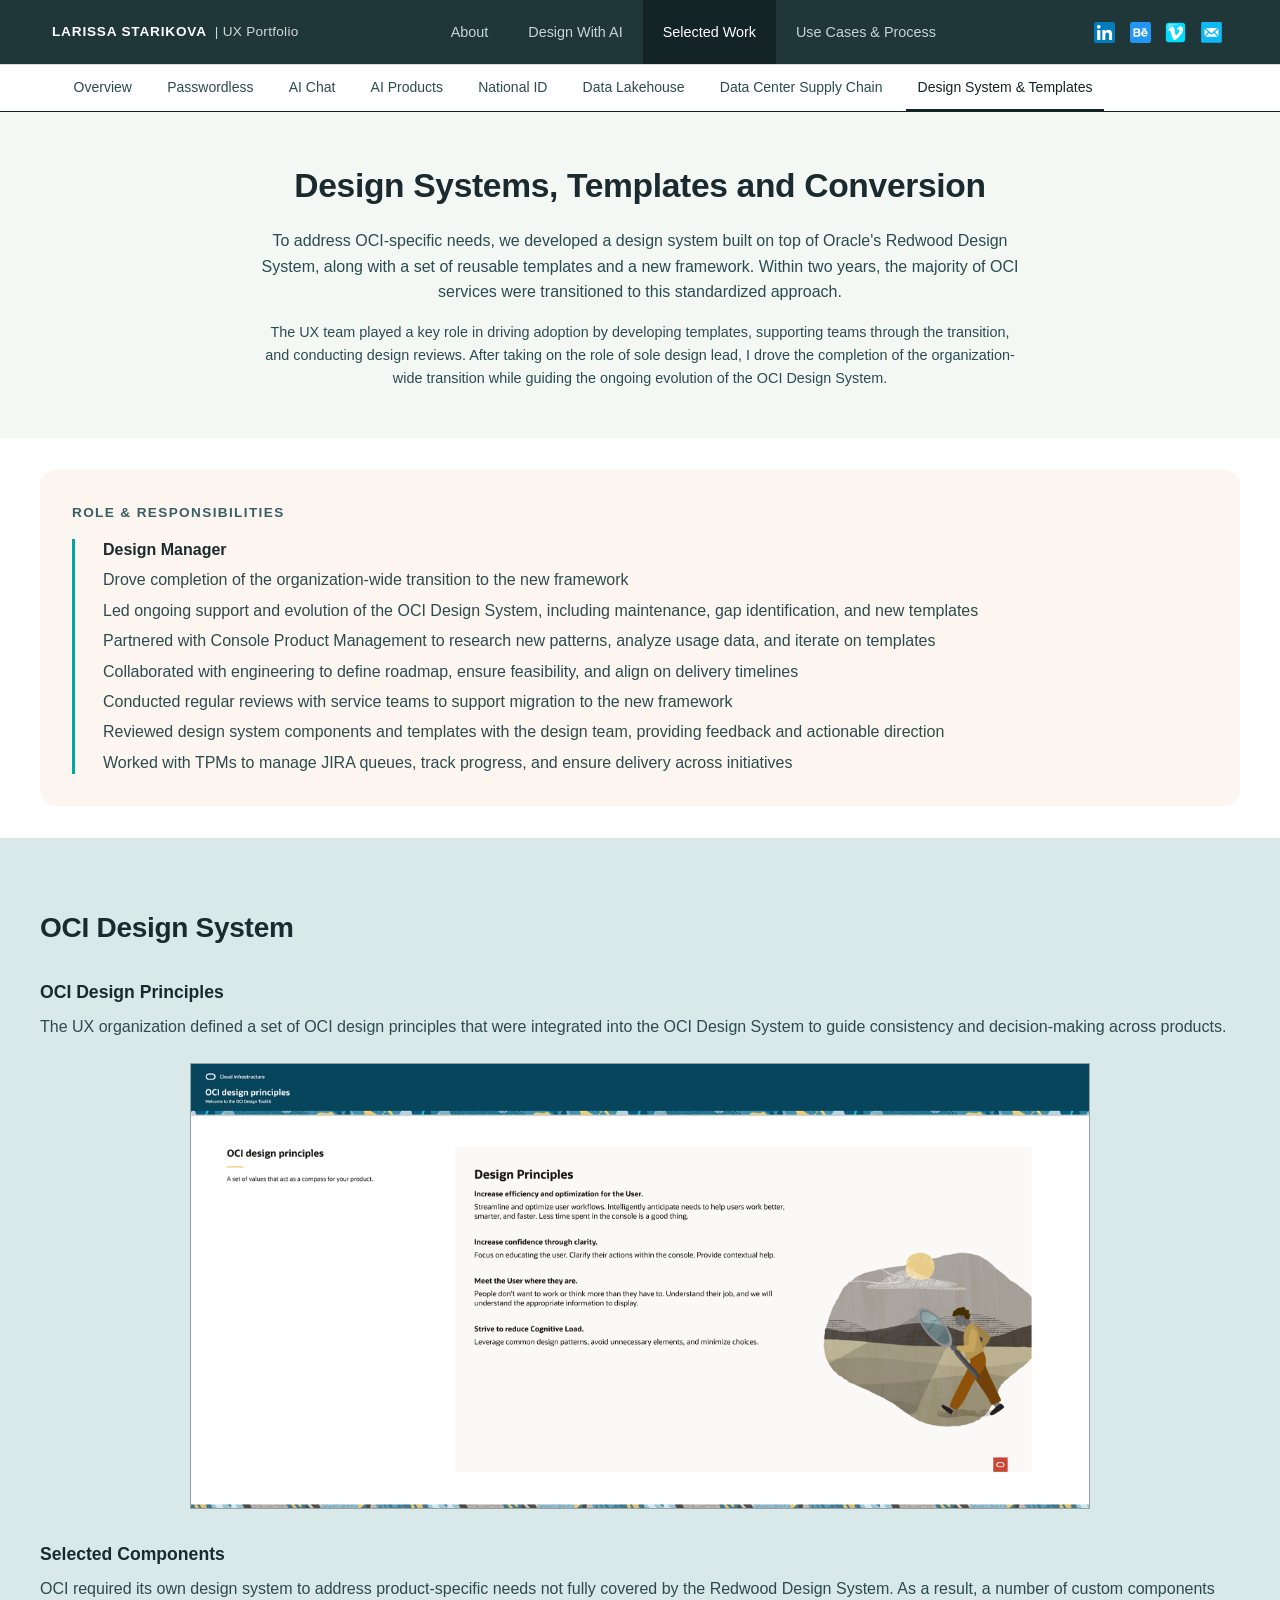
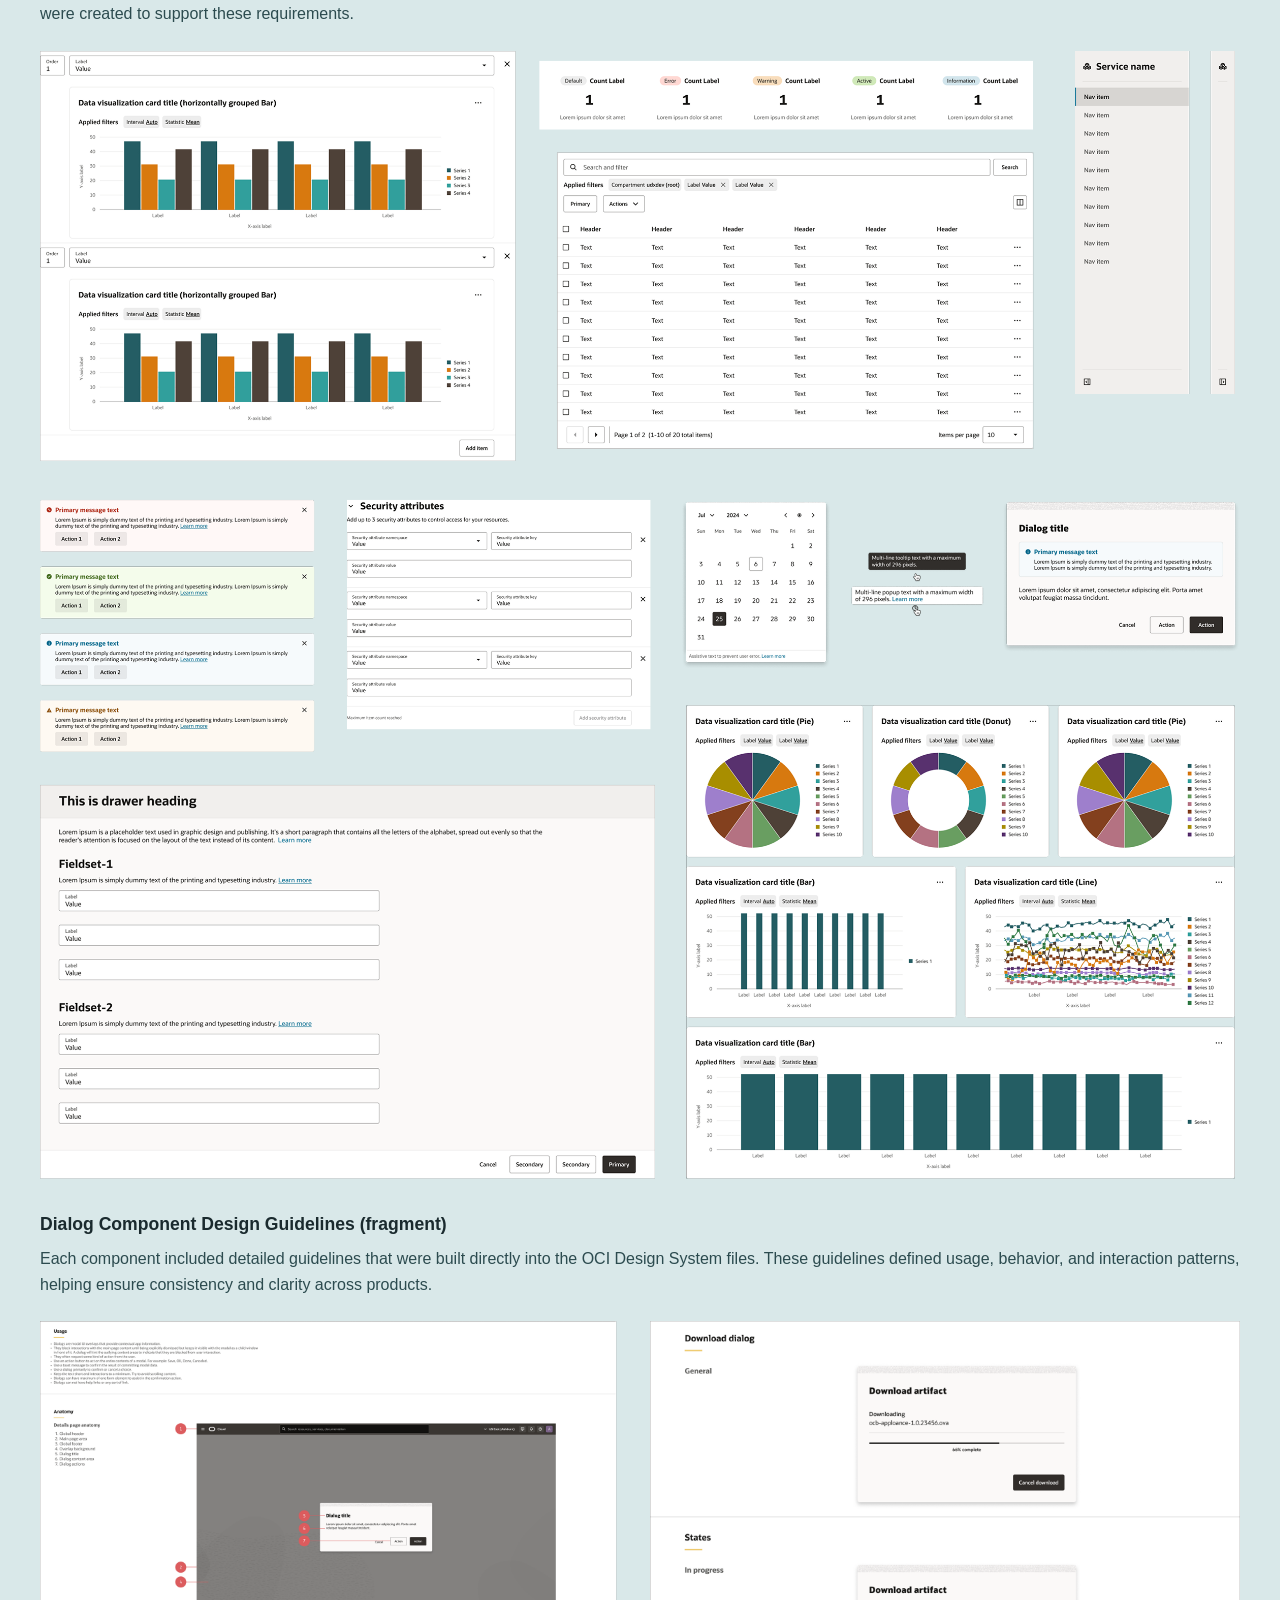
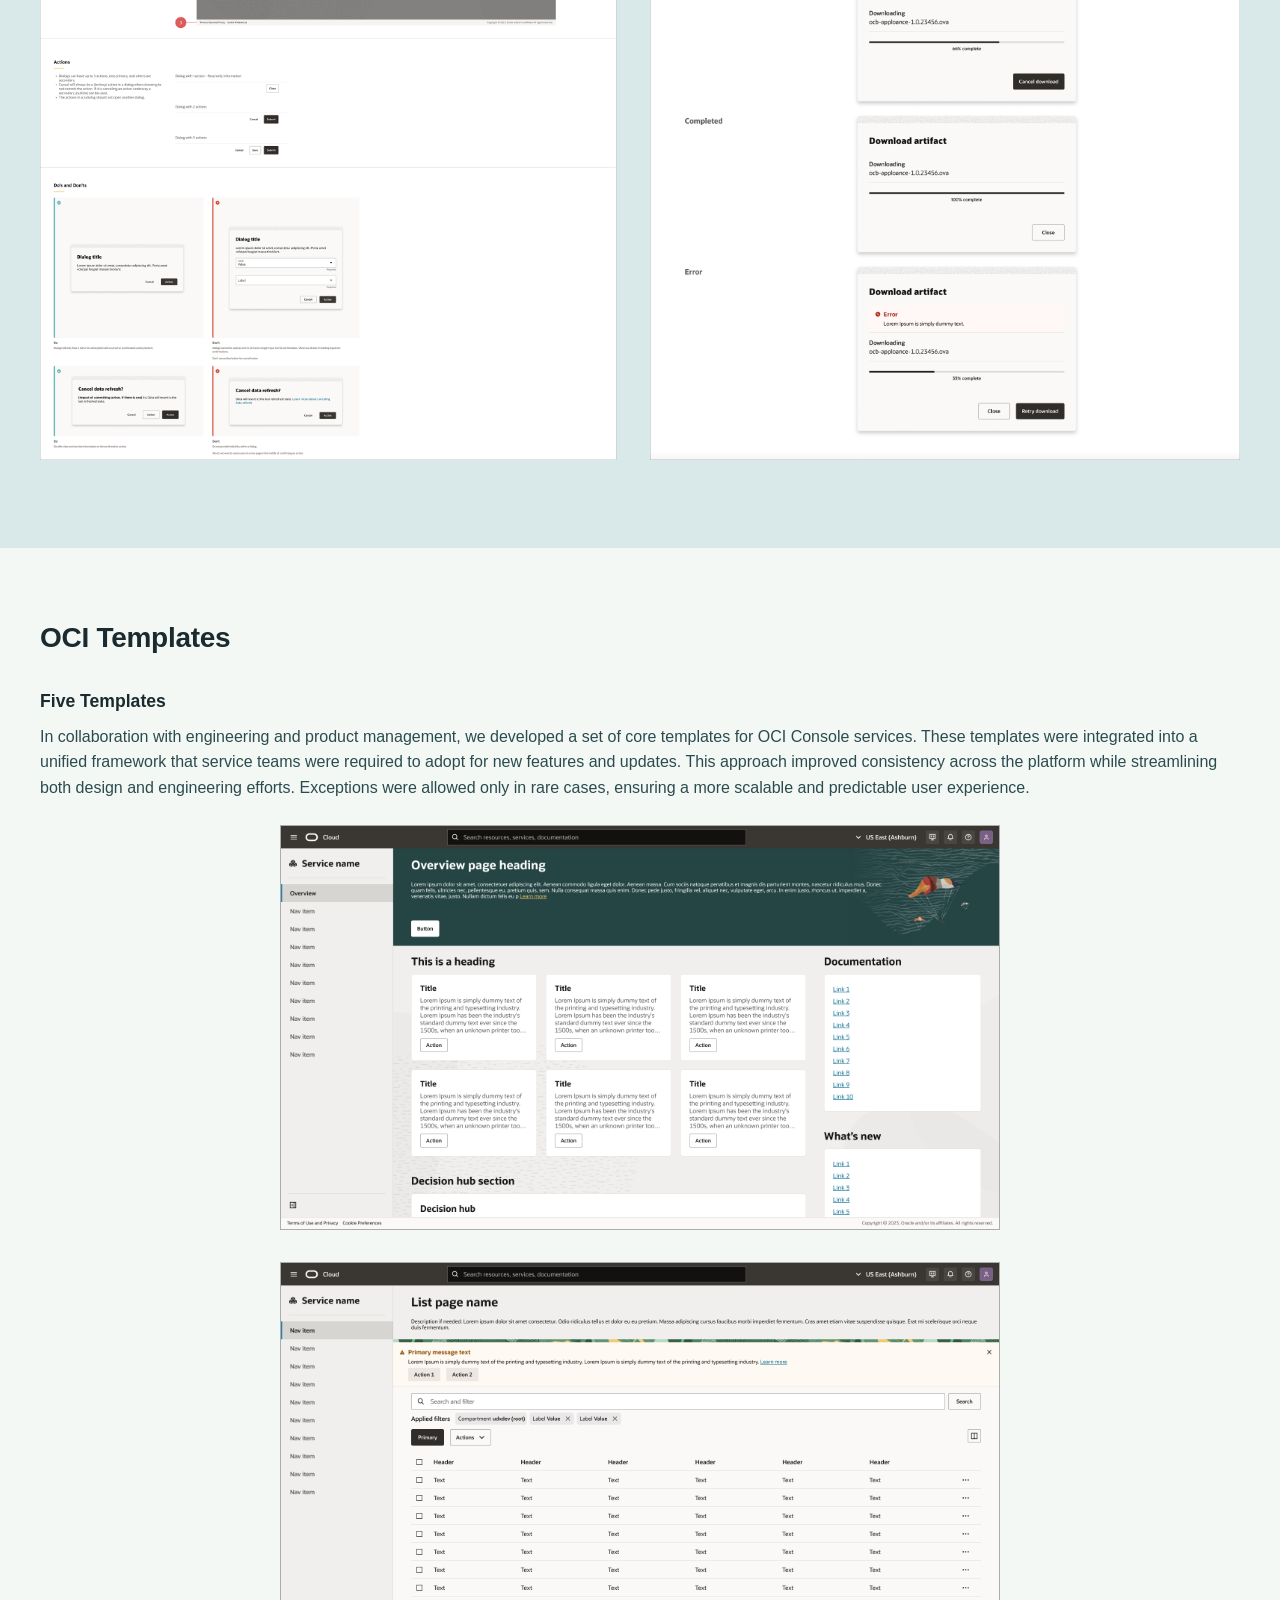
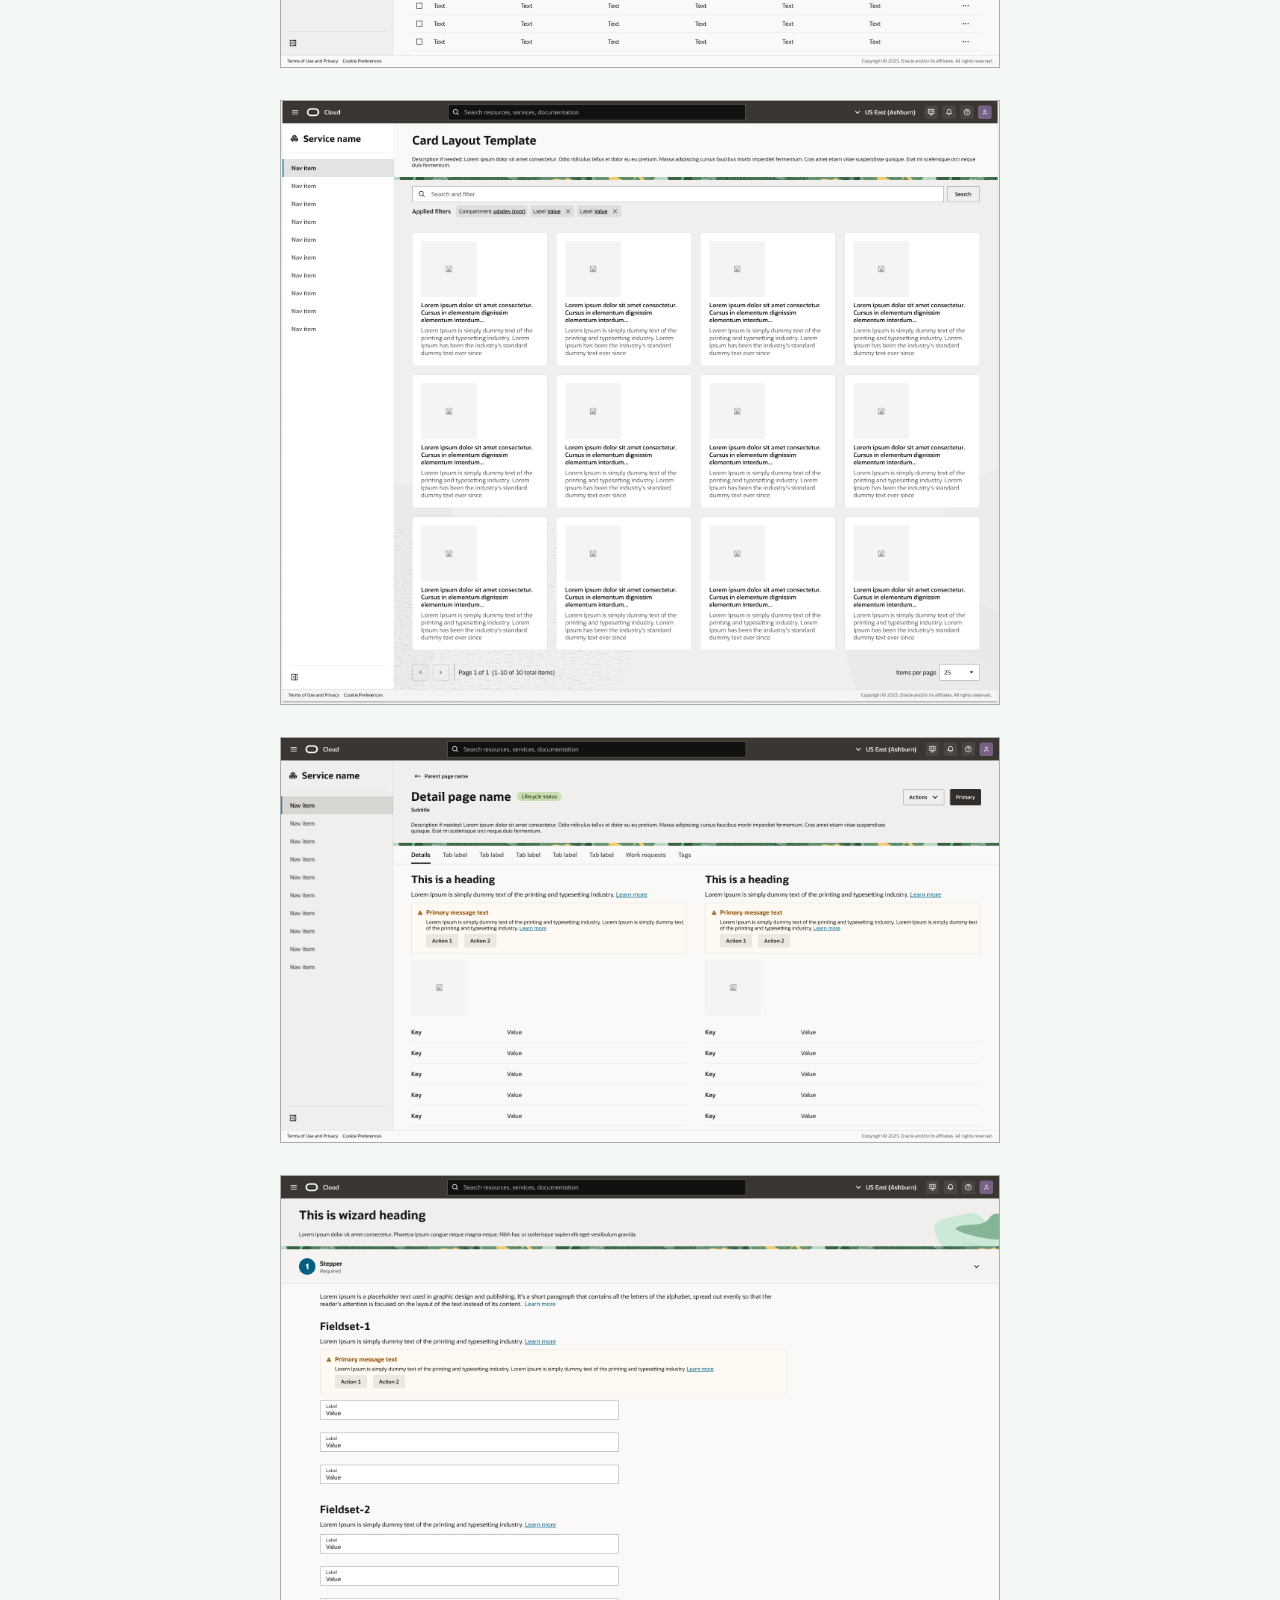
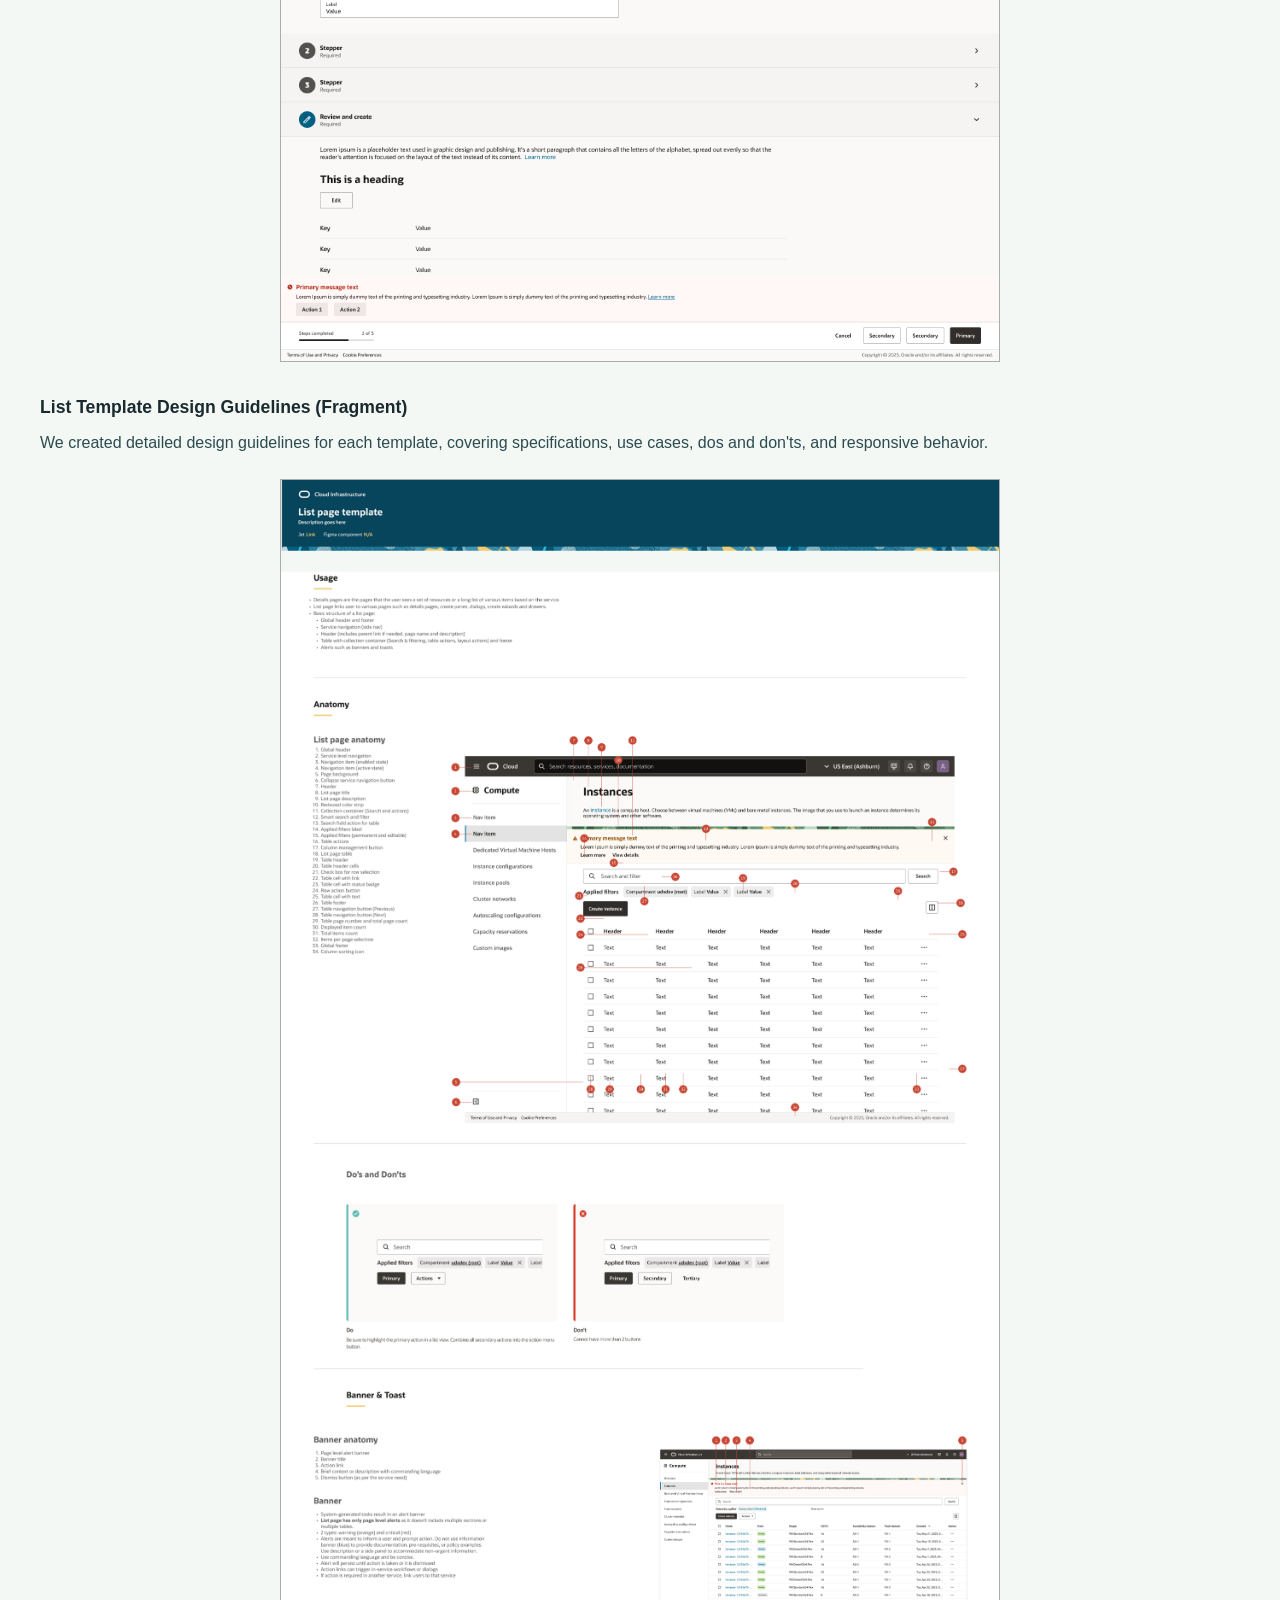
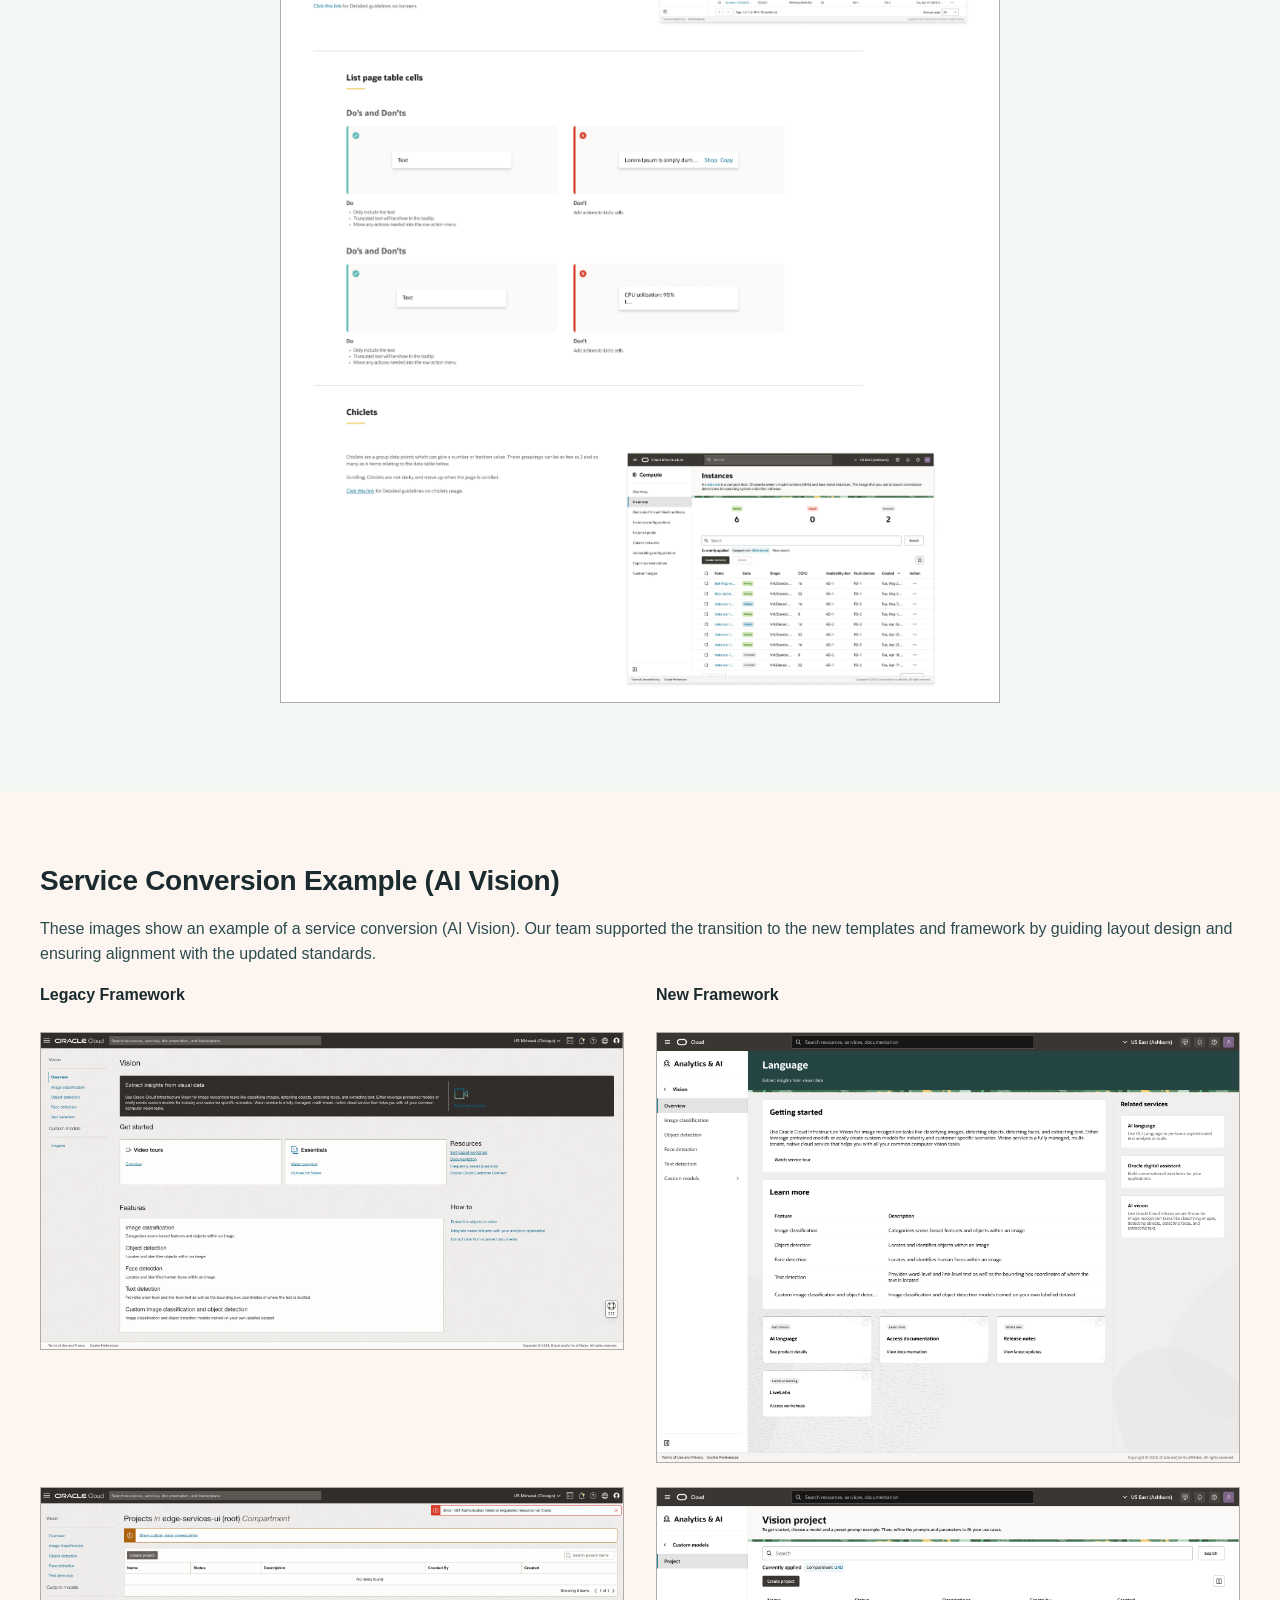
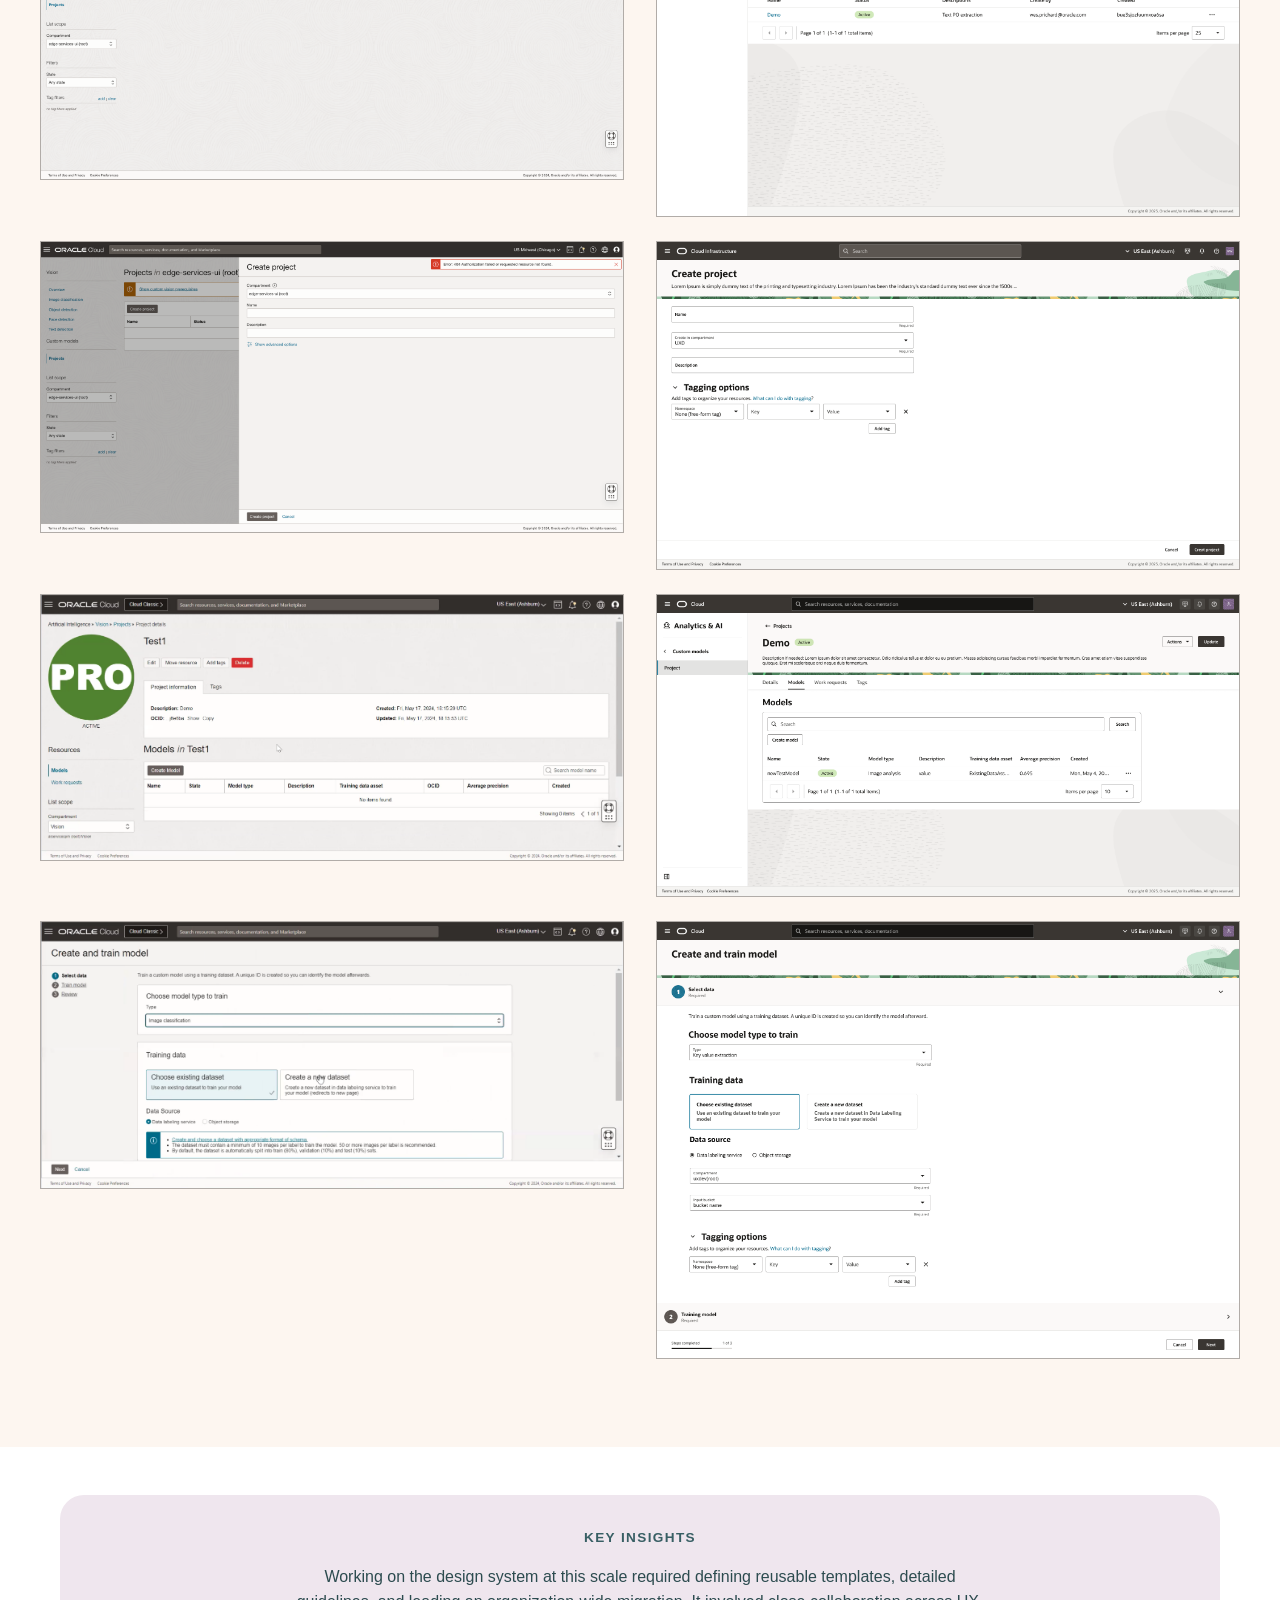
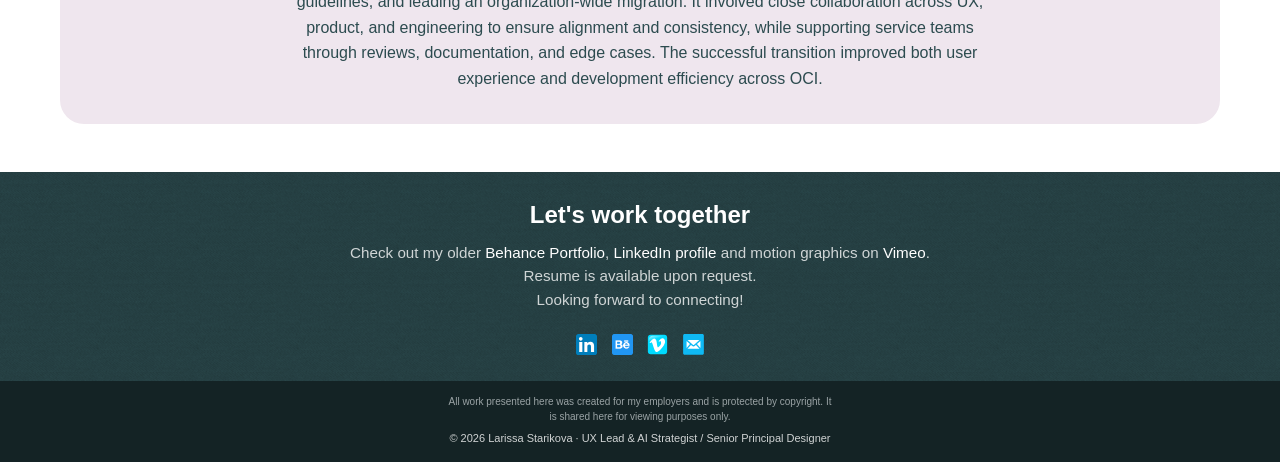
<file: selected-work/templates.html>
<!DOCTYPE html>
<html lang="en">
<head>
    <meta charset="UTF-8">
    <meta name="viewport" content="width=device-width, initial-scale=1.0">
    <meta name="description" content="Design Systems, Templates and Conversion — Larissa Starikova's UX portfolio case study">
    <title>Larissa Starikova | Design Systems, Templates and Conversion</title>
    <link rel="stylesheet" href="../css/style.css">
    <style>
        /* Page-specific styles for Templates case study */
        .templates-header {
            background: #F3F8F5;
            padding: 3rem 1.25rem 3rem;
            text-align: center;
        }
        
        .templates-header__inner {
            max-width: var(--max-w);
            margin: 0 auto;
        }
        
        .templates-header__title {
            font-size: clamp(1.6rem, 3vw, 2.1rem);
            font-weight: 700;
            color: #1a2a2e;
            margin: 0 0 1rem;
            letter-spacing: -0.01em;
        }
        
        .templates-header__text {
            font-size: 1rem;
            line-height: 1.6;
            color: #2c4b4f;
            max-width: 760px;
            margin: 0 auto;
        }
        
        .templates-header__small {
            font-size: 0.9rem;
            line-height: 1.6;
            color: #2c4b4f;
            max-width: 760px;
            margin: 1rem auto 0;
        }
        
        .section-title {
            font-size: 1.75rem;
            font-weight: 700;
            color: #1a2a2e;
            margin: 0 0 0.5rem;
            letter-spacing: -0.01em;
        }
        
        .section-subtitle {
            font-size: 0.85rem;
            text-transform: uppercase;
            letter-spacing: 0.1em;
            color: #385f64;
            margin-bottom: 1rem;
            font-weight: 600;
        }
        
        /* Role Section */
        .role-section-wrapper {
            background: #FFFFFF;
            padding: 2rem 1.25rem;
        }
        
        .role-box {
            background: #FDF6F0;
            padding: 2rem;
            margin: 0 auto;
            border-radius: 16px;
            max-width: var(--max-w);
        }
        
        /* Continuous vertical bar list style */
        .bullet-list-vertical-bar {
            margin: 0;
            padding-left: 1rem;
            list-style: none;
            color: #2c4b4f;
            line-height: 1.4;
            border-left: 3px solid #00a8a1;
        }
        
        .bullet-list-vertical-bar li {
            margin-bottom: 0.5rem;
            padding-left: 0.75rem;
        }
        
        .bullet-list-vertical-bar li:last-child {
            margin-bottom: 0;
        }
        
        .bullet-list-vertical-bar li strong {
            font-weight: 700;
            color: #1a2a2e;
        }
        
        /* Content sections - matching ai-products.html style */
        .content-section {
            padding: 4rem 1.25rem;
        }
        
        .content-wrapper--centered {
            display: grid;
            grid-template-columns: 1fr;
            gap: 1.5rem;
            max-width: var(--max-w);
            margin: 0 auto;
            text-align: left;
        }
        
        .content-block__title {
            font-size: clamp(1.4rem, 2.5vw, 1.75rem);
            font-weight: 700;
            color: #1a2a2e;
            margin: 0 0 1rem;
            letter-spacing: -0.01em;
            line-height: 1.3;
        }
        
        .content-block__text {
            font-size: 1rem;
            color: #2c4b4f;
            line-height: 1.6;
            margin: 0 0 1rem;
        }
        
        .subsection {
            margin-top: 2rem;
        }
        
        .subsection-header {
            font-size: 1.1rem;
            font-weight: 700;
            color: #1a2a2e;
            margin: 1.5rem 0 0.5rem;
        }
        
        .subsection-text {
            color: #2c4b4f;
            margin: 0.5rem 0 1.5rem;
            line-height: 1.6;
        }
        
        .image-centered-75 {
            display: flex;
            justify-content: center;
            margin: 1.5rem 0;
        }
        
        .image-centered-75 img {
            width: 75%;
            height: auto;
            display: block;
            border: 1px solid rgba(0,0,0,0.3);
        }
        
        .image-no-border {
            border: none !important;
        }
        
        .image-centered-no-border {
            display: flex;
            justify-content: center;
            margin: 1.5rem 0;
        }
        
        .image-centered-no-border img {
            width: 100%;
            height: auto;
            display: block;
            border: none;
        }
        
        .image-single-centered {
            display: flex;
            justify-content: center;
            margin: 1.5rem 0;
        }
        
        .image-single-centered img {
            width: 60%;
            height: auto;
            display: block;
            border: 1px solid rgba(0,0,0,0.3);
        }
        
        .image-full-width {
            margin: 1.5rem 0;
        }
        
        .image-full-width img {
            width: 100%;
            height: auto;
            display: block;
        }
        
        .image-row-2col {
            display: grid;
            grid-template-columns: 1fr 1fr;
            gap: 2rem;
            margin: 1.5rem 0;
        }
        
        @media (max-width: 768px) {
            .image-row-2col {
                grid-template-columns: 1fr;
                gap: 1rem;
            }
        }
        
        .image-row-2col img {
            width: 100%;
            height: auto;
            display: block;
            border: 1px solid rgba(0,0,0,0.3);
        }
        
        .two-column-headers {
            display: grid;
            grid-template-columns: 1fr 1fr;
            gap: 2rem;
            margin-bottom: 0.5rem;
            font-weight: 700;
            color: #1a2a2e;
            text-align: left;
        }
        
        @media (max-width: 768px) {
            .two-column-headers {
                gap: 1rem;
            }
        }
        
        .image-vertical-stack {
            display: flex;
            flex-direction: column;
            gap: 2rem;
            margin: 1.5rem 0;
            align-items: center;
        }
        
        .image-vertical-stack img {
            width: 60%;
            height: auto;
            display: block;
            border: 1px solid rgba(0,0,0,0.3);
        }
        
        @media (max-width: 768px) {
            .image-vertical-stack img {
                width: 100%;
            }
            .image-single-centered img {
                width: 100%;
            }
            .image-centered-75 img {
                width: 100%;
            }
        }
        
        .research-header-label {
            font-size: 1.25rem;
            font-weight: 700;
            color: #1a2a2e;
            margin-bottom: 1rem;
            padding-bottom: 0.5rem;
            border-bottom: 3px solid #00a8a1;
            display: inline-block;
        }
        
        .outcomes-box {
            background: #EFE6EE;
            border-radius: 24px;
            padding: 2rem;
            text-align: center;
            margin: 3rem 0;
        }
        
        .outcomes-box p {
            color: #2c4b4f;
            max-width: 700px;
            margin: 0 auto;
            line-height: 1.6;
        }
        
        .container {
            max-width: var(--max-w);
            margin: 0 auto;
            padding: 0 1.25rem;
        }
    </style>
</head>
<body>

    <a class="skip-link" href="#main">Skip to content</a>

    <!-- Main Navigation -->
    <nav class="main-nav" aria-label="Primary">
        <div class="main-nav__inner">
            <div style="display:flex; align-items:center; gap:.25rem;">
                <button id="menu-toggle" class="menu-toggle" aria-label="Open menu" aria-controls="mobile-menu" aria-expanded="false">
                    <svg xmlns="http://www.w3.org/2000/svg" viewBox="0 0 24 24" fill="none" stroke="currentColor" stroke-width="2" stroke-linecap="round" stroke-linejoin="round" aria-hidden="true">
                        <line x1="4" y1="6" x2="20" y2="6"></line>
                        <line x1="4" y1="12" x2="20" y2="12"></line>
                        <line x1="4" y1="18" x2="20" y2="18"></line>
                    </svg>
                </button>
                <a href="../index.html" class="main-nav__brand" style="text-decoration:none; color:inherit;">
                    Larissa Starikova
                    <span class="main-nav__brand-divider" style="color: rgb(255, 255, 255); opacity: 0.8">| UX Portfolio</span>
                </a>
            </div>

            <ul class="main-nav__links" role="menubar">
                <li role="none"><a href="../index.html" role="menuitem" class="main-nav__link">About</a></li>
                <li role="none"><a href="../design-ai.html" role="menuitem" class="main-nav__link">Design With AI</a></li>
                <li role="none"><a href="index.html" role="menuitem" class="main-nav__link is-active" aria-current="page">Selected Work</a></li>
                <li role="none"><a href="../use-cases/" role="menuitem" class="main-nav__link">Use Cases &amp; Process</a></li>
            </ul>

            <div class="main-nav__social" aria-label="External profiles">
                <a class="social-link" href="https://www.linkedin.com/in/larissastarikova/" target="_blank" rel="noopener noreferrer" aria-label="LinkedIn">
                    <img src="../images/shared/linkedin-logo.svg" alt="LinkedIn" class="social-icon">
                </a>
                <a class="social-link" href="https://www.behance.net/deeporange" target="_blank" rel="noopener noreferrer" aria-label="Behance">
                    <img src="../images/shared/behance-good.png" alt="Behance" class="social-icon">
                </a>
                <a class="social-link" href="https://vimeo.com/deeporange/videos" target="_blank" rel="noopener noreferrer" aria-label="Vimeo">
                    <img src="../images/shared/vimeo-logo.svg" alt="Vimeo" class="social-icon">
                </a>
                <a class="social-link" href="mailto:larissastar@outlook.com" aria-label="Email">
                    <img src="../images/shared/email-icon.svg" alt="Email" class="social-icon">
                </a>
            </div>
        </div>
    </nav>

    <!-- Mobile Menu -->
    <div id="mobile-menu" class="mobile-menu" role="dialog" aria-modal="true" aria-label="Site menu">
        <div class="mobile-menu__head">
            <div class="mobile-menu__brand">
                <div class="mobile-menu__brand-name">Larissa Starikova</div>
                <div class="mobile-menu__brand-sub">UX Portfolio</div>
            </div>
            <button id="mobile-menu-close" class="mobile-menu__close" aria-label="Close menu">
                <svg xmlns="http://www.w3.org/2000/svg" width="24" height="24" viewBox="0 0 24 24" fill="none" stroke="currentColor" stroke-width="2" stroke-linecap="round" stroke-linejoin="round" aria-hidden="true">
                    <line x1="18" y1="6" x2="6" y2="18"></line>
                    <line x1="6" y1="6" x2="18" y2="18"></line>
                </svg>
            </button>
        </div>
        <ul class="mobile-menu__list">
            <li><a href="../index.html" class="mobile-menu__link">About</a></li>
            <li><a href="../design-ai.html" class="mobile-menu__link">Design With AI</a></li>
            <li><a href="index.html" class="mobile-menu__link is-active" aria-current="page">Selected Work</a></li>
            <li><a href="../use-cases/" class="mobile-menu__link">Use Cases &amp; Process</a></li>
        </ul>
    </div>

    <!-- Sub-Navigation -->
    <nav id="sub-nav-selected" class="sub-nav is-visible" aria-label="Selected work">
        <div class="sub-nav__inner">
            <button id="sub-nav-selected-left" class="sub-nav__arrow sub-nav__arrow--left" aria-label="Scroll left" type="button">
                <svg xmlns="http://www.w3.org/2000/svg" viewBox="0 0 24 24" fill="none" stroke="currentColor" stroke-width="2" stroke-linecap="round" stroke-linejoin="round" aria-hidden="true"><polyline points="15 18 9 12 15 6"></polyline></svg>
            </button>
            <div id="sub-nav-selected-scroller" class="sub-nav__scroller">
                <ul class="sub-nav__list">
                    <li><a href="index.html" class="sub-nav__link">Overview</a></li>
                    <li><a href="passwordless.html" class="sub-nav__link">Passwordless</a></li>
                    <li><a href="ai-chat.html" class="sub-nav__link">AI Chat</a></li>
                    <li><a href="ai-products.html" class="sub-nav__link">AI Products</a></li>
                    <li><a href="national-id.html" class="sub-nav__link">National ID</a></li>
                    <li><a href="data-lake.html" class="sub-nav__link">Data Lakehouse</a></li>
                    <li><a href="data-center.html" class="sub-nav__link">Data Center Supply Chain</a></li>
                    <li><a href="templates.html" class="sub-nav__link is-active" aria-current="page">Design System & Templates</a></li>
                </ul>
            </div>
            <button id="sub-nav-selected-right" class="sub-nav__arrow sub-nav__arrow--right" aria-label="Scroll right" type="button">
                <svg xmlns="http://www.w3.org/2000/svg" viewBox="0 0 24 24" fill="none" stroke="currentColor" stroke-width="2" stroke-linecap="round" stroke-linejoin="round" aria-hidden="true"><polyline points="9 18 15 12 9 6"></polyline></svg>
            </button>
        </div>
    </nav>

    <main id="main">

        <!-- Top Section -->
        <section class="templates-header">
            <div class="templates-header__inner">
                <h1 class="templates-header__title">Design Systems, Templates and Conversion</h1>
                <p class="templates-header__text">To address OCI-specific needs, we developed a design system built on top of Oracle's Redwood Design System, along with a set of reusable templates and a new framework. Within two years, the majority of OCI services were transitioned to this standardized approach.</p>
                <p class="templates-header__small">The UX team played a key role in driving adoption by developing templates, supporting teams through the transition, and conducting design reviews. After taking on the role of sole design lead, I drove the completion of the organization-wide transition while guiding the ongoing evolution of the OCI Design System.</p>
            </div>
        </section>

        <!-- ROLE & RESPONSIBILITIES Section -->
        <div class="role-section-wrapper">
            <div class="role-box">
                <div class="section-subtitle">ROLE & RESPONSIBILITIES</div>
                <ul class="bullet-list-vertical-bar">
                    <li><strong>Design Manager</strong></li>
                    <li>Drove completion of the organization-wide transition to the new framework</li>
                    <li>Led ongoing support and evolution of the OCI Design System, including maintenance, gap identification, and new templates</li>
                    <li>Partnered with Console Product Management to research new patterns, analyze usage data, and iterate on templates</li>
                    <li>Collaborated with engineering to define roadmap, ensure feasibility, and align on delivery timelines</li>
                    <li>Conducted regular reviews with service teams to support migration to the new framework</li>
                    <li>Reviewed design system components and templates with the design team, providing feedback and actionable direction</li>
                    <li>Worked with TPMs to manage JIRA queues, track progress, and ensure delivery across initiatives</li>
                </ul>
            </div>
        </div>

        <!-- Section 1: OCI Design System -->
        <div class="content-section" style="background: #D9E8E9;">
            <div class="content-wrapper--centered">
                <div class="content-block">
                    <h2 class="content-block__title">OCI Design System</h2>
                    
                    <!-- Subsection: OCI Design Principles -->
                    <div class="subsection">
                        <div class="subsection-header">OCI Design Principles</div>
                        <p class="subsection-text">The UX organization defined a set of OCI design principles that were integrated into the OCI Design System to guide consistency and decision-making across products.</p>
                        <div class="image-centered-75">
                            <img src="../images/selected-work/templates/guidelines-1.png" alt="OCI Design Principles guidelines">
                        </div>
                    </div>
                    
                    <!-- Subsection: Selected Components -->
                    <div class="subsection">
                        <div class="subsection-header">Selected Components</div>
                        <p class="subsection-text">OCI required its own design system to address product-specific needs not fully covered by the Redwood Design System. As a result, a number of custom components were created to support these requirements.</p>
                        <div class="image-centered-no-border">
                            <img src="../images/selected-work/templates/components.png" alt="OCI Design System components" class="image-no-border">
                        </div>
                    </div>
                    
                    <!-- Subsection: Dialog Component Design Guidelines (fragment) -->
                    <div class="subsection">
                        <div class="subsection-header">Dialog Component Design Guidelines (fragment)</div>
                        <p class="subsection-text">Each component included detailed guidelines that were built directly into the OCI Design System files. These guidelines defined usage, behavior, and interaction patterns, helping ensure consistency and clarity across products.</p>
                        <div class="image-centered-no-border">
                            <img src="../images/selected-work/templates/modal-spec.png" alt="Dialog component guidelines" class="image-no-border">
                        </div>
                    </div>
                </div>
            </div>
        </div>

        <!-- Section 2: OCI Templates -->
        <div class="content-section" style="background: #F3F8F5;">
            <div class="content-wrapper--centered">
                <div class="content-block">
                    <h2 class="content-block__title">OCI Templates</h2>
                    
                    <!-- Subsection: Five Templates -->
                    <div class="subsection">
                        <div class="subsection-header">Five Templates</div>
                        <p class="subsection-text">In collaboration with engineering and product management, we developed a set of core templates for OCI Console services. These templates were integrated into a unified framework that service teams were required to adopt for new features and updates. This approach improved consistency across the platform while streamlining both design and engineering efforts. Exceptions were allowed only in rare cases, ensuring a more scalable and predictable user experience.</p>
                        <div class="image-vertical-stack">
                            <img src="../images/selected-work/templates/template-overview.png" alt="Template overview">
                            <img src="../images/selected-work/templates/template-list.png" alt="Template list view">
                            <img src="../images/selected-work/templates/template-cards.png" alt="Template cards view">
                            <img src="../images/selected-work/templates/template-detail.png" alt="Template detail view">
                            <img src="../images/selected-work/templates/template-wizard.png" alt="Template wizard view">
                        </div>
                    </div>
                    
                    <!-- Subsection: List Template Design Guidelines (Fragment) -->
                    <div class="subsection">
                        <div class="subsection-header">List Template Design Guidelines (Fragment)</div>
                        <p class="subsection-text">We created detailed design guidelines for each template, covering specifications, use cases, dos and don'ts, and responsive behavior.</p>
                        <div class="image-single-centered">
                            <img src="../images/selected-work/templates/guidelines-2.png" alt="Template design guidelines">
                        </div>
                    </div>
                </div>
            </div>
        </div>

        <!-- Section 3: Service Conversion Example (AI Vision) -->
        <div class="content-section" style="background: #FDF6F0;">
            <div class="content-wrapper--centered">
                <div class="content-block">
                    <h2 class="content-block__title">Service Conversion Example (AI Vision)</h2>
                    <p class="content-block__text">These images show an example of a service conversion (AI Vision). Our team supported the transition to the new templates and framework by guiding layout design and ensuring alignment with the updated standards.</p>
                    
                    <div class="two-column-headers">
                        <span>Legacy Framework</span>
                        <span>New Framework</span>
                    </div>
                    
                    <div class="image-row-2col">
                        <img src="../images/selected-work/templates/vision-1a.png" alt="Legacy AI Vision - before conversion 1">
                        <img src="../images/selected-work/templates/vision-1b.png" alt="New AI Vision - after conversion 1">
                    </div>
                    <div class="image-row-2col">
                        <img src="../images/selected-work/templates/vision-2a.png" alt="Legacy AI Vision - before conversion 2">
                        <img src="../images/selected-work/templates/vision-2b.png" alt="New AI Vision - after conversion 2">
                    </div>
                    <div class="image-row-2col">
                        <img src="../images/selected-work/templates/vision-3a.png" alt="Legacy AI Vision - before conversion 3">
                        <img src="../images/selected-work/templates/vision-3b.png" alt="New AI Vision - after conversion 3">
                    </div>
                    <div class="image-row-2col">
                        <img src="../images/selected-work/templates/vision-4a.png" alt="Legacy AI Vision - before conversion 4">
                        <img src="../images/selected-work/templates/vision-4b.png" alt="New AI Vision - after conversion 4">
                    </div>
                    <div class="image-row-2col">
                        <img src="../images/selected-work/templates/vision-5a.png" alt="Legacy AI Vision - before conversion 5">
                        <img src="../images/selected-work/templates/vision-5b.png" alt="New AI Vision - after conversion 5">
                    </div>
                </div>
            </div>
        </div>

        <!-- Key Insights Section -->
        <div class="container">
            <div class="outcomes-box">
                <div class="section-subtitle">KEY INSIGHTS</div>
                <p>Working on the design system at this scale required defining reusable templates, detailed guidelines, and leading an organization-wide migration. It involved close collaboration across UX, product, and engineering to ensure alignment and consistency, while supporting service teams through reviews, documentation, and edge cases. The successful transition improved both user experience and development efficiency across OCI.</p>
            </div>
        </div>

    </main>

    <!-- Footer -->
    <footer class="site-footer" aria-labelledby="footer-title">
        <div class="site-footer__band">
            <h2 id="footer-title" class="site-footer__title">Let's work together</h2>
            <p class="site-footer__text">Check out my older <a class="footer-style-link" href="https://www.behance.net/deeporange" target="_blank" rel="noopener noreferrer">Behance Portfolio</a>, <a class="footer-style-link" href="https://www.linkedin.com/in/larissastarikova/" target="_blank" rel="noopener noreferrer">LinkedIn profile</a> and motion graphics on <a class="footer-style-link" href="https://vimeo.com/deeporange/videos" target="_blank" rel="noopener noreferrer">Vimeo</a>.<br>Resume is available upon request.<br>Looking forward to connecting!</p>

            <div class="site-footer__social" aria-label="Get in touch">
                <a class="social-link" href="https://www.linkedin.com/in/larissastarikova/" target="_blank" rel="noopener noreferrer" aria-label="LinkedIn">
                    <img src="../images/shared/linkedin-logo.svg" alt="LinkedIn" class="social-icon">
                </a>
                <a class="social-link" href="https://www.behance.net/deeporange" target="_blank" rel="noopener noreferrer" aria-label="Behance">
                    <img src="../images/shared/behance-good.png" alt="Behance" class="social-icon">
                </a>
                <a class="social-link" href="https://vimeo.com/deeporange/videos" target="_blank" rel="noopener noreferrer" aria-label="Vimeo">
                    <img src="../images/shared/vimeo-logo.svg" alt="Vimeo" class="social-icon">
                </a>
                <a class="social-link" href="mailto:larissastar@outlook.com" aria-label="Email">
                    <img src="../images/shared/email-icon.svg" alt="Email" class="social-icon">
                </a>
            </div>
        </div>
        <div class="site-footer__meta">
            <p class="site-footer__disclaimer">All work presented here was created for my employers and is protected by copyright. It is shared here for viewing purposes only.</p>
            <p class="site-footer__copyright">© 2026 Larissa Starikova · UX Lead &amp; AI Strategist / Senior Principal Designer</p>
        </div>
    </footer>

    <script src="../js/main.js" defer></script>
    <script>
    (function() {
        'use strict';
        
        var scroller = document.getElementById('sub-nav-selected-scroller');
        var leftArrow = document.getElementById('sub-nav-selected-left');
        var rightArrow = document.getElementById('sub-nav-selected-right');
        var subNav = document.getElementById('sub-nav-selected');
        
        if (!scroller) return;
        
        function checkArrows() {
            var hasOverflow = scroller.scrollWidth > scroller.clientWidth + 1;
            var atStart = scroller.scrollLeft <= 2;
            var atEnd = scroller.scrollLeft + scroller.clientWidth >= scroller.scrollWidth - 2;
            
            if (leftArrow) leftArrow.classList.toggle('is-visible', hasOverflow && !atStart);
            if (rightArrow) rightArrow.classList.toggle('is-visible', hasOverflow && !atEnd);
        }
        
        if (leftArrow) leftArrow.addEventListener('click', () => scroller.scrollBy({ left: -180, behavior: 'smooth' }));
        if (rightArrow) rightArrow.addEventListener('click', () => scroller.scrollBy({ left: 180, behavior: 'smooth' }));
        
        scroller.addEventListener('scroll', checkArrows);
        window.addEventListener('resize', checkArrows);
        setTimeout(checkArrows, 100);
        
        function updateShadow() {
            if (!subNav) return;
            subNav.classList.toggle('has-shadow', window.scrollY > 8);
        }
        window.addEventListener('scroll', () => requestAnimationFrame(updateShadow), { passive: true });
        updateShadow();
    })();
    </script>
</body>
</html>
</file>
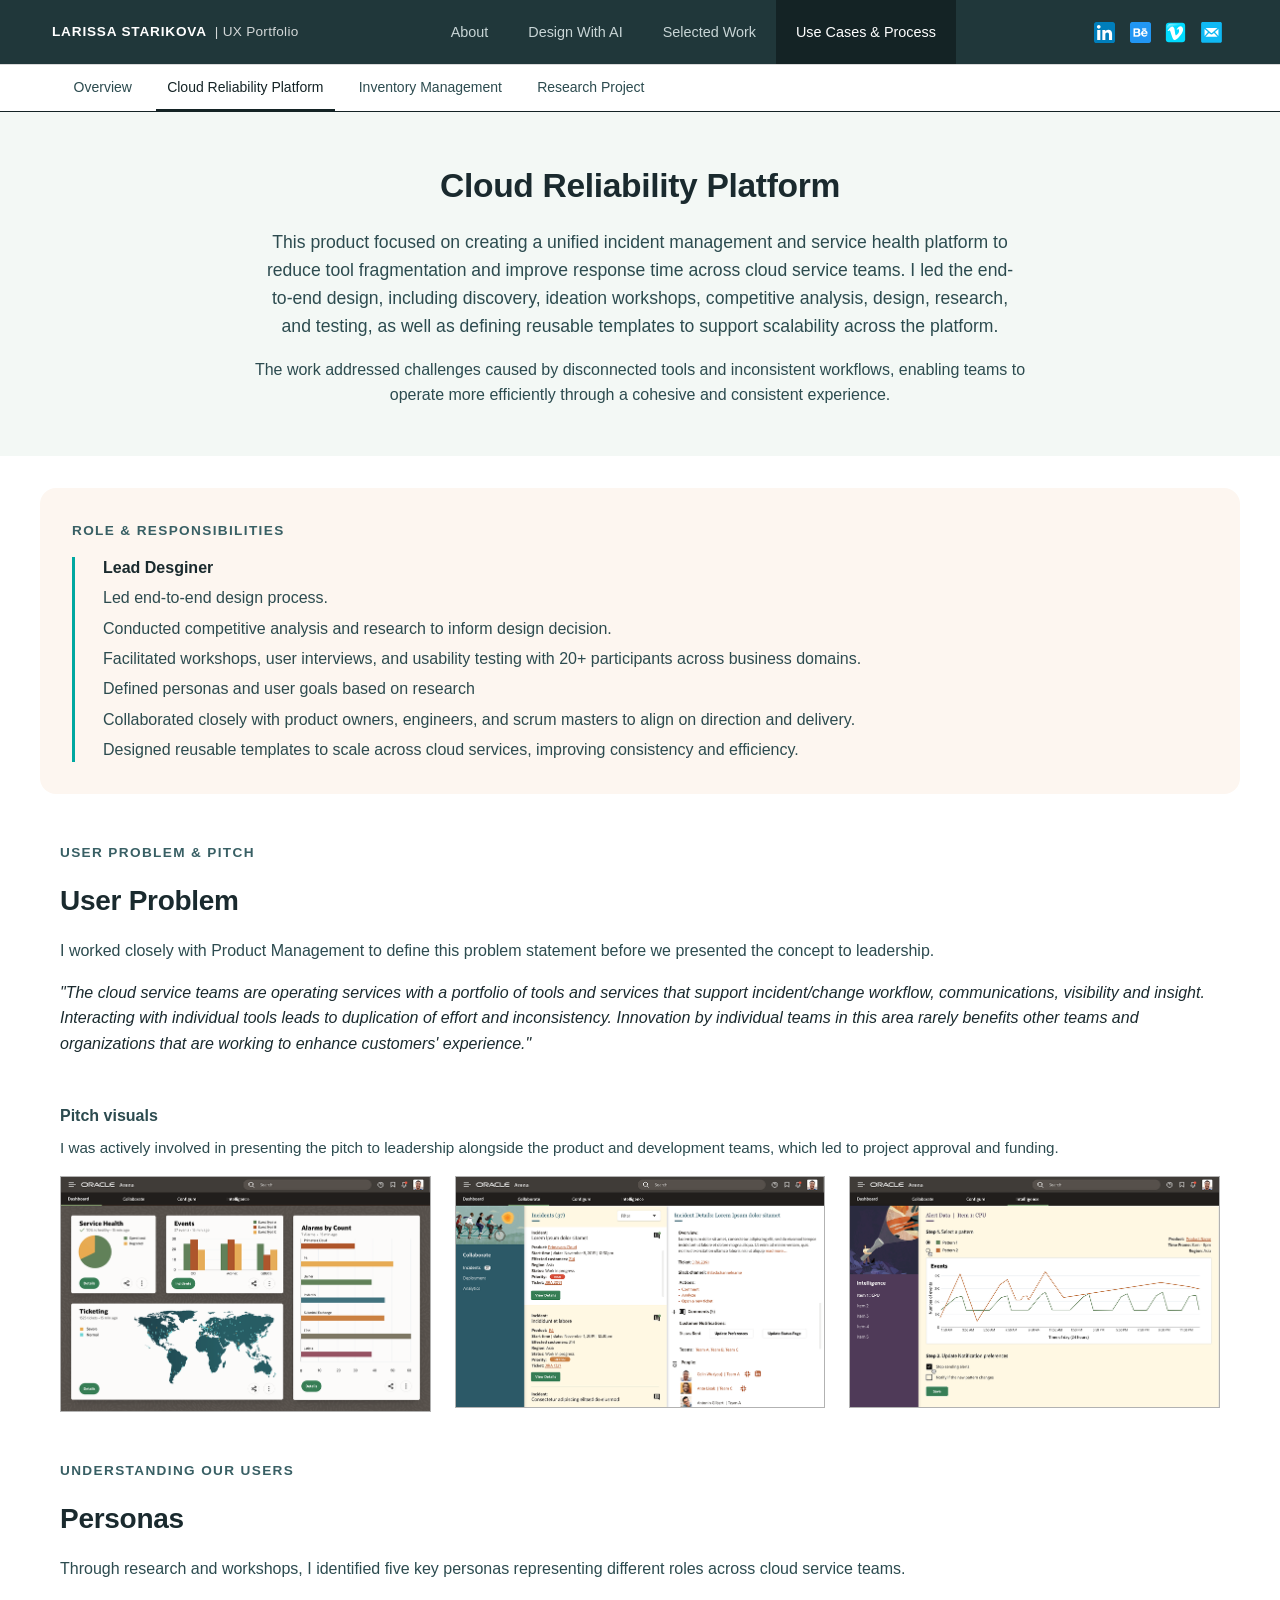
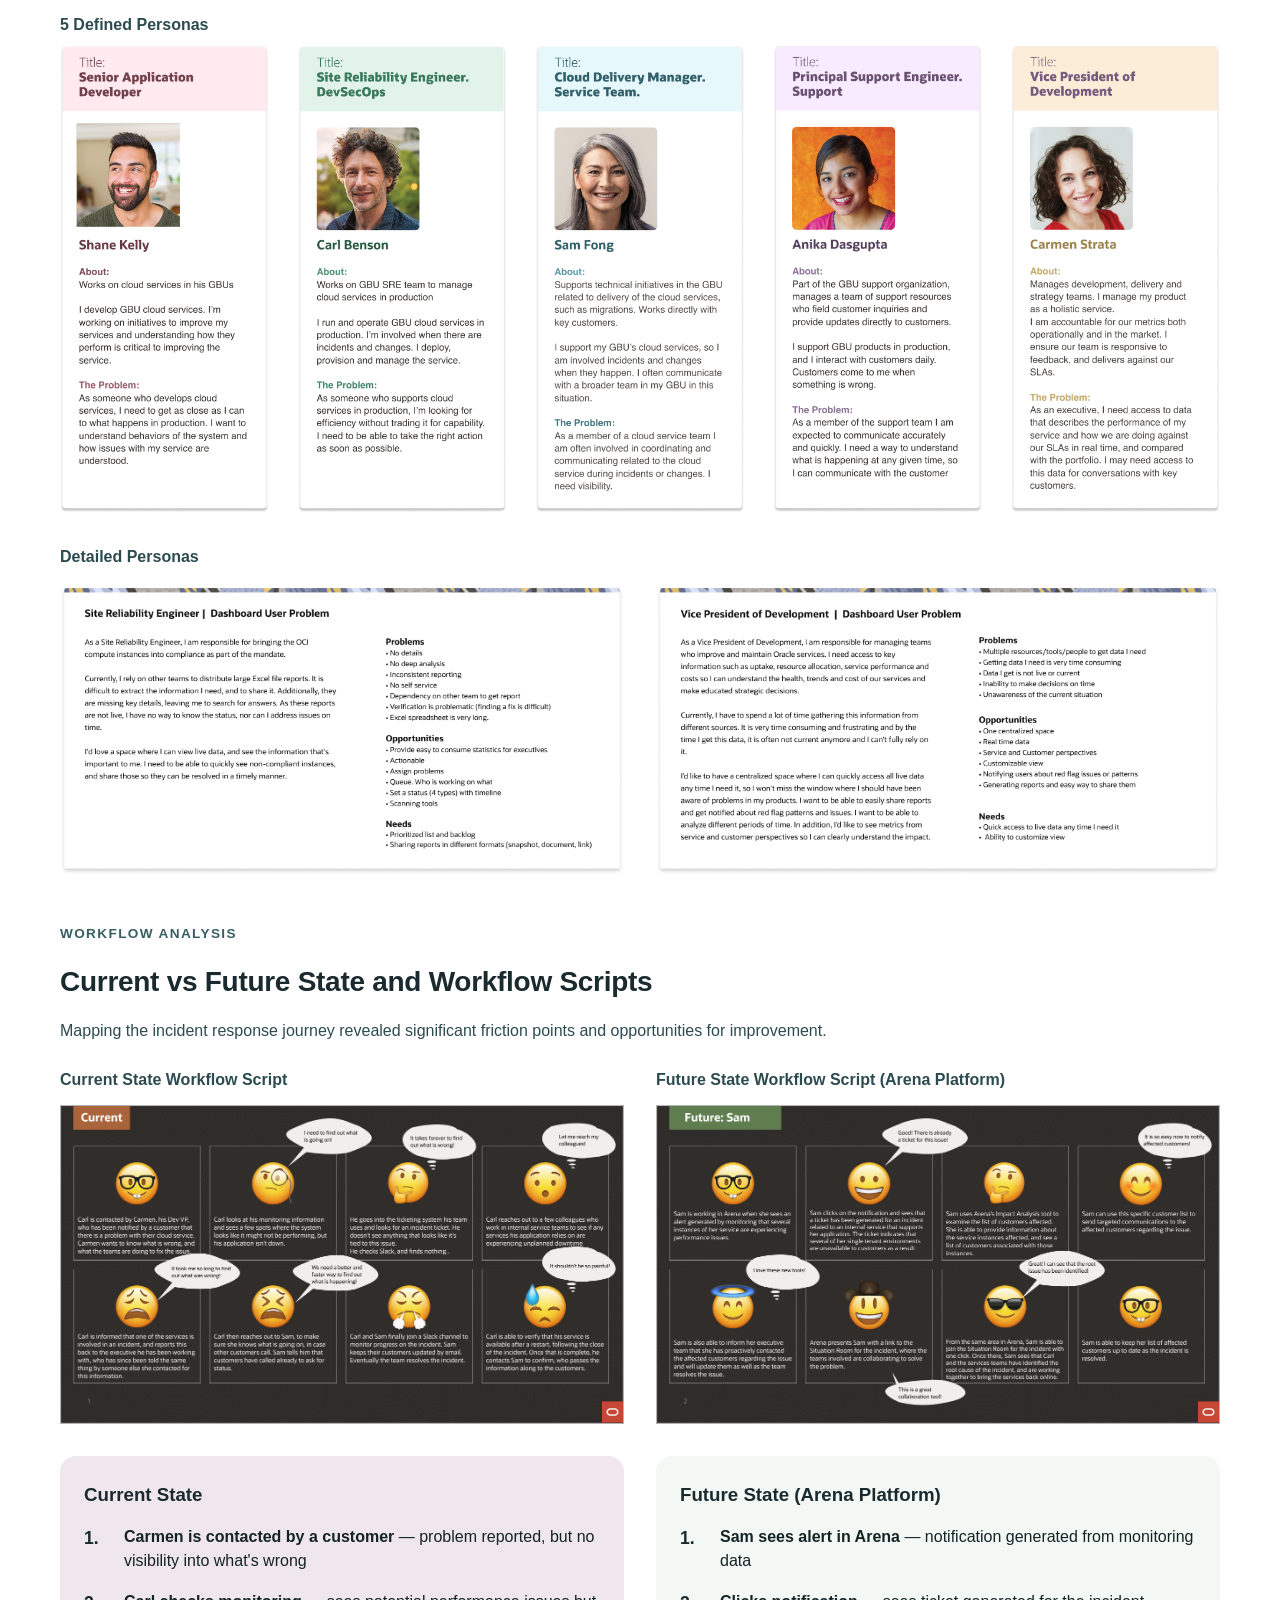
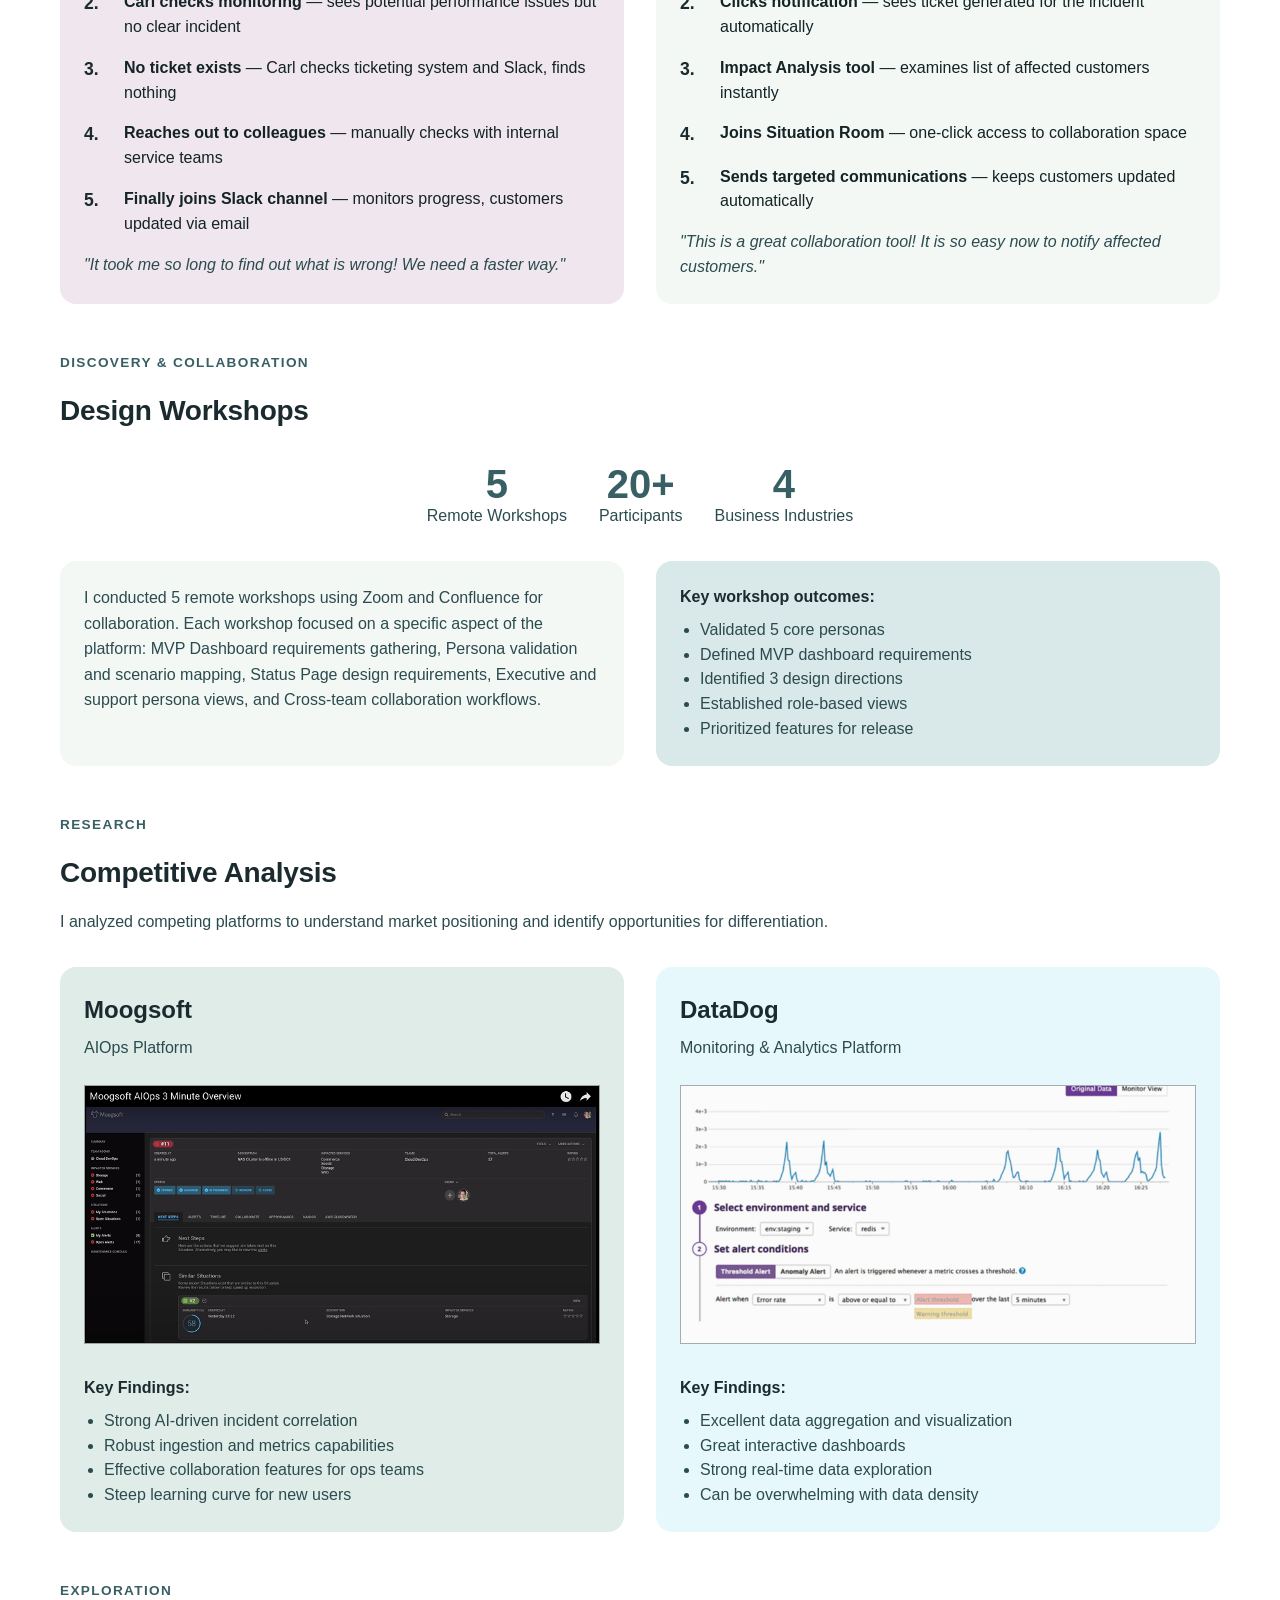
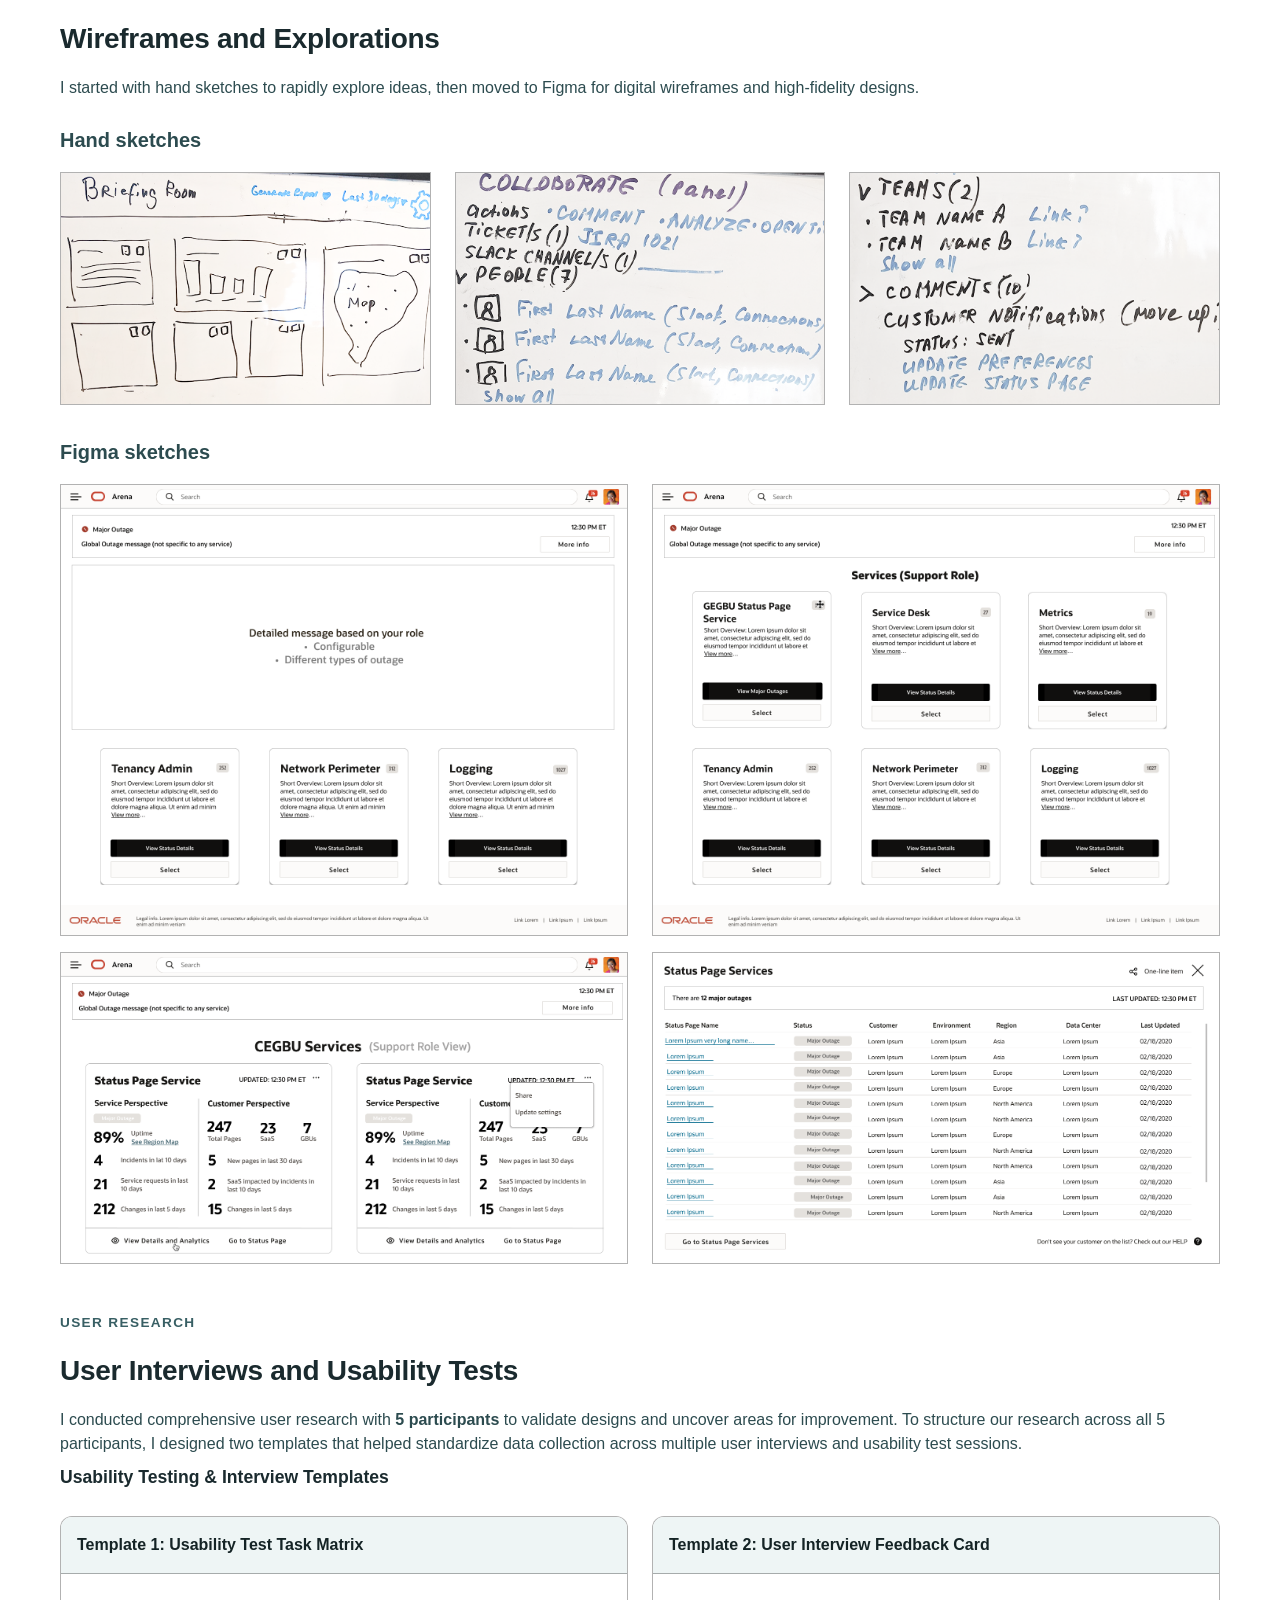
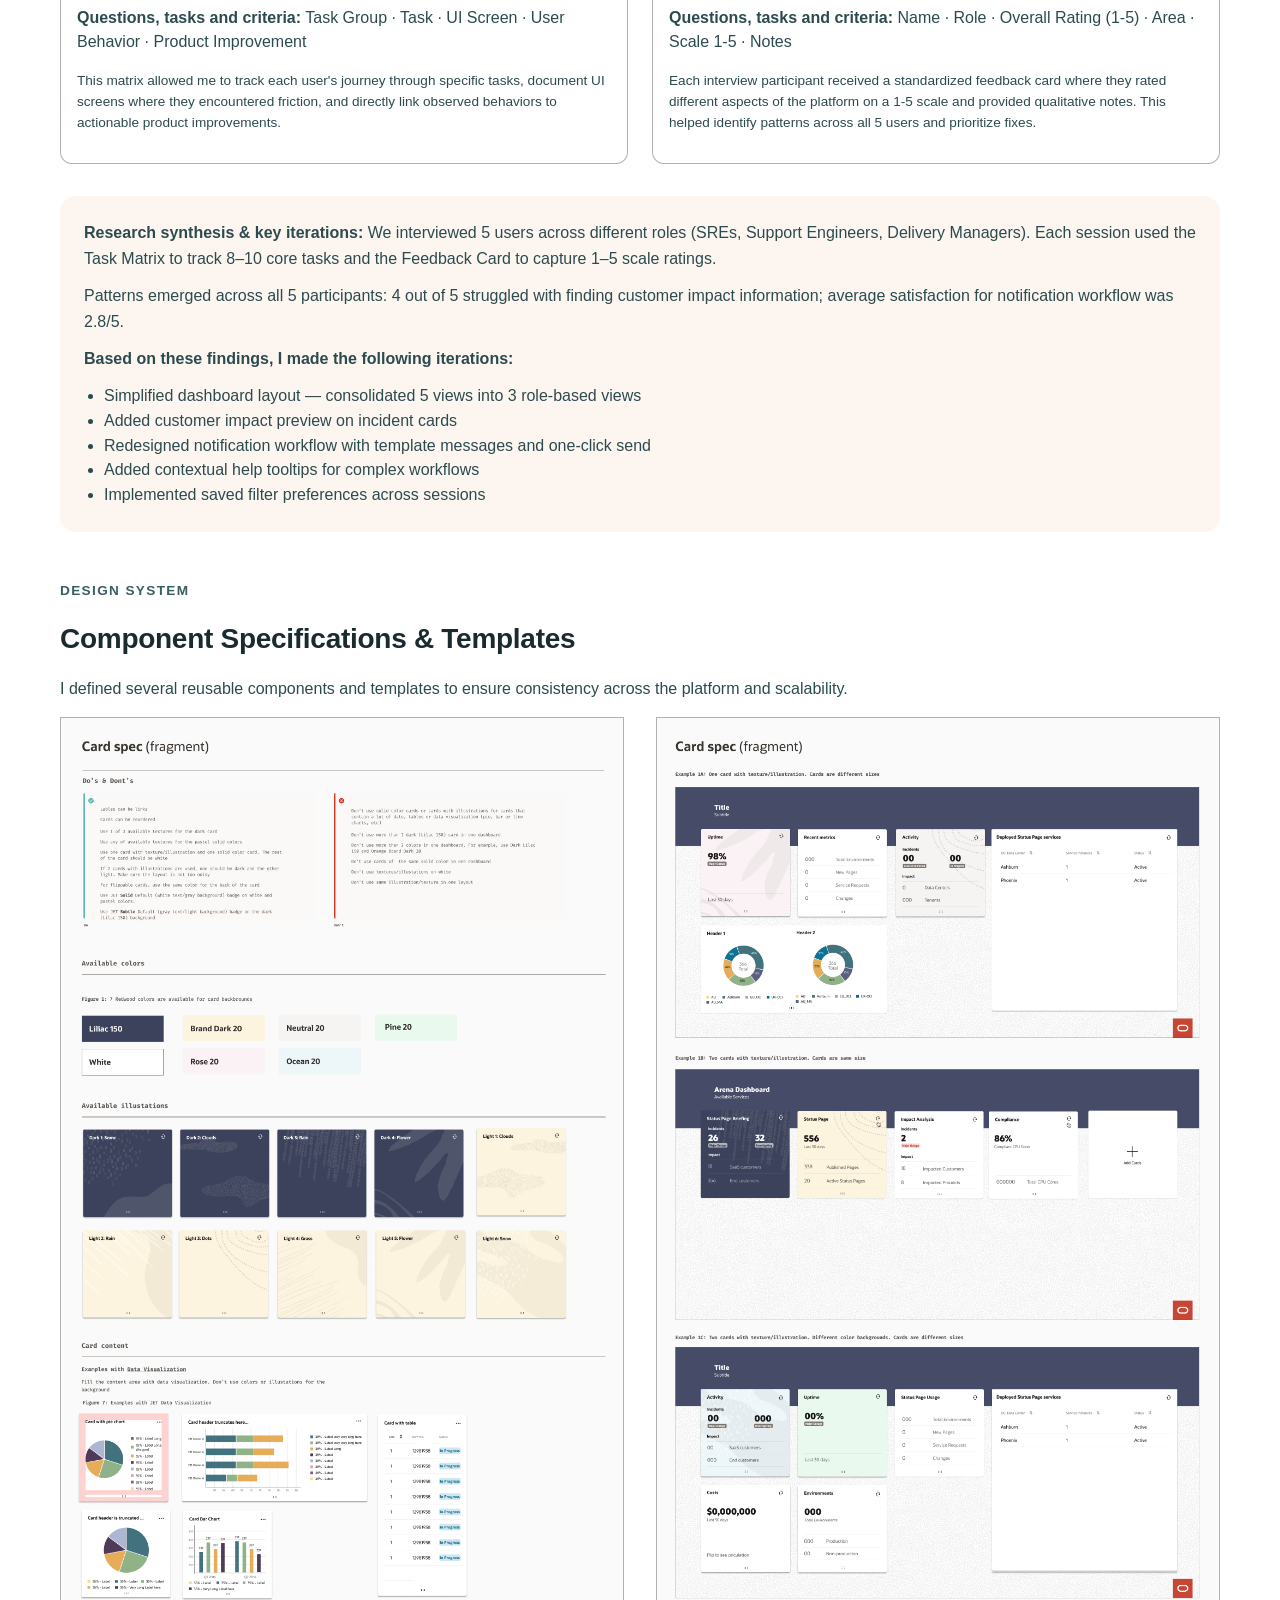
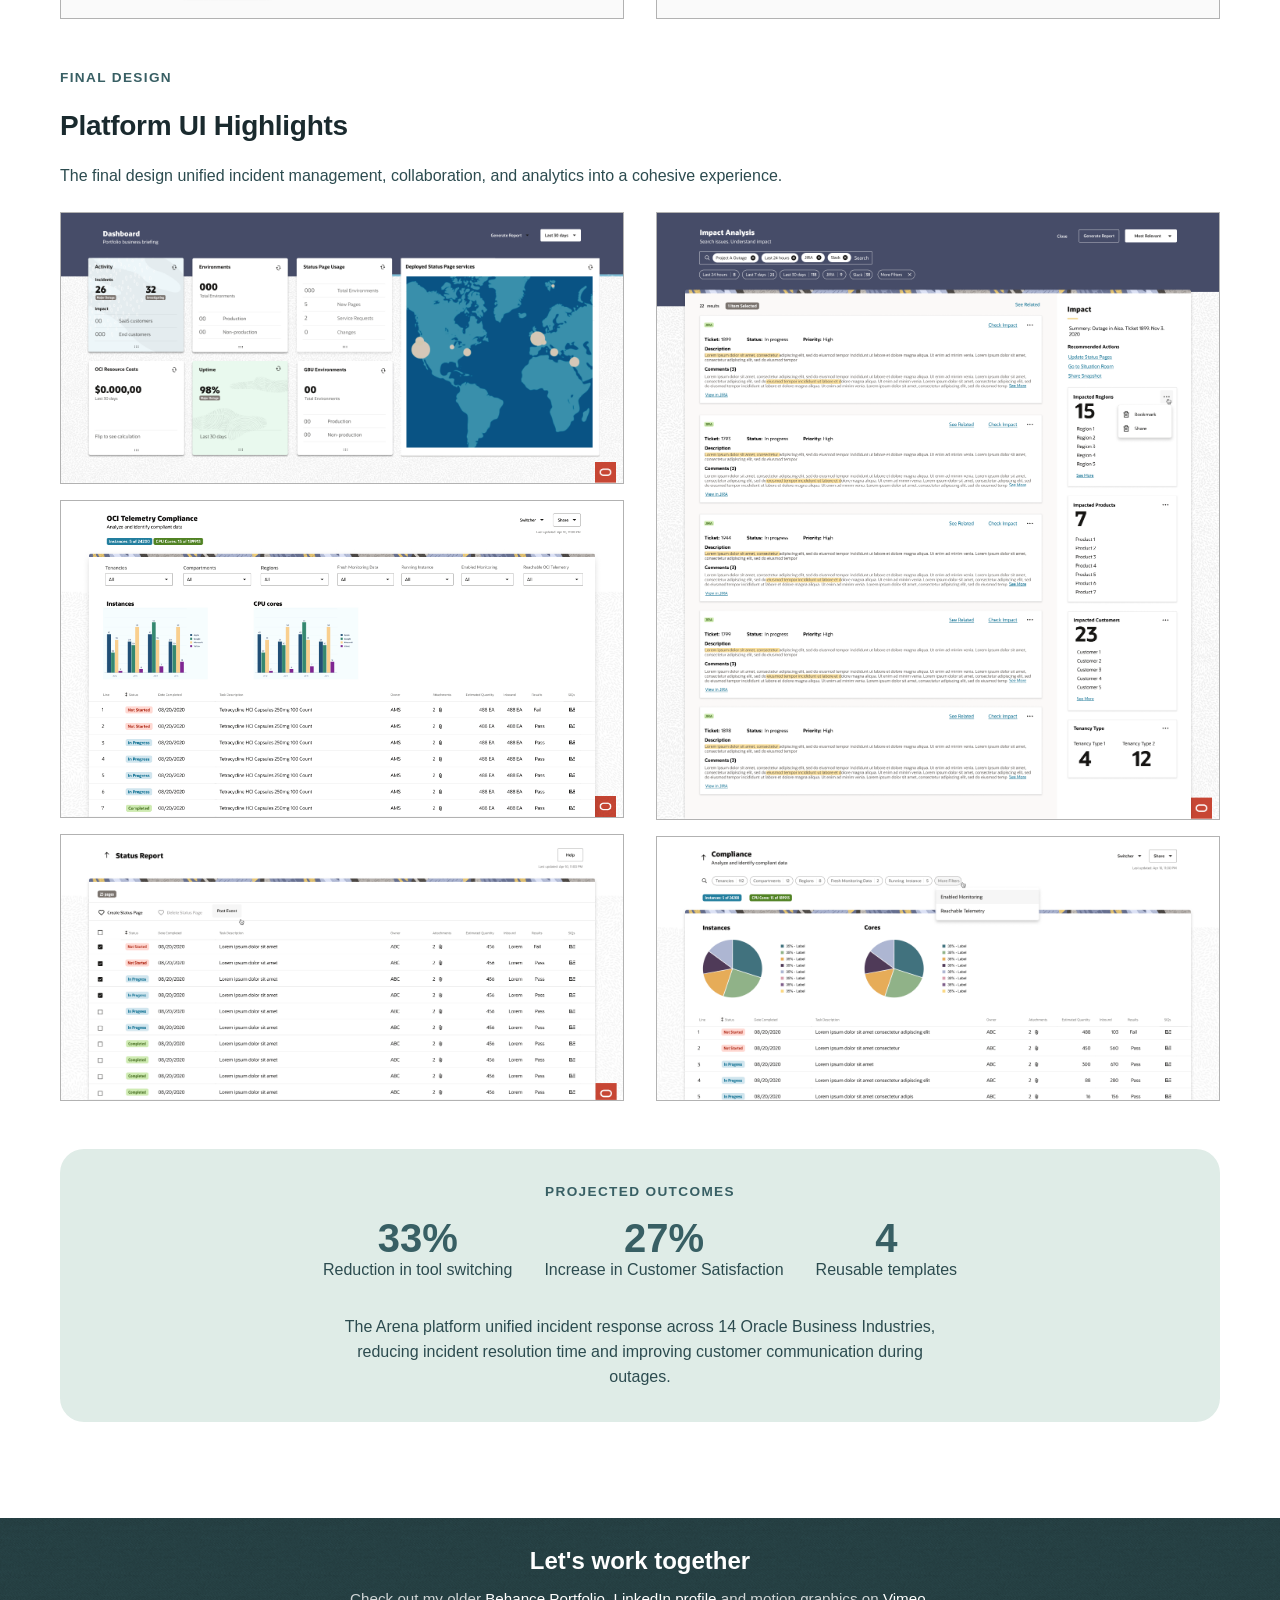
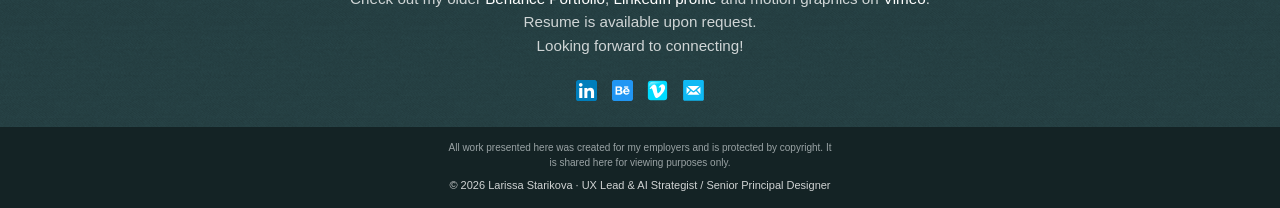
<file: use-cases/cloud-reliability.html>
<!DOCTYPE html>
<html lang="en">
<head>
    <meta charset="UTF-8">
    <meta name="viewport" content="width=device-width, initial-scale=1.0">
    <meta name="description" content="Cloud Reliability Platform — Larissa Starikova's UX portfolio case study">
    <title>Larissa Starikova | Cloud Reliability Platform</title>
    <link rel="stylesheet" href="../css/style.css">
    <style>
        /* Page-specific styles for case study - AA compliant colors */
        .case-header {
            background: #F3F8F5;
            padding: 3rem 1.25rem 3rem;
            text-align: center;
        }
        
        .case-header__inner {
            max-width: var(--max-w);
            margin: 0 auto;
        }
        
        .case-header__title {
            font-size: clamp(1.6rem, 3vw, 2.1rem);
            font-weight: 700;
            color: #1a2a2e;
            margin: 0 0 1rem;
            letter-spacing: -0.01em;
        }
        
        .case-header__subtitle {
            font-size: 1.1rem;
            color: #2c4b4f;
            max-width: 760px;
            margin: 0 auto 1rem;
            line-height: 1.6;
        }
        
        .case-header__role {
            font-size: 1rem;
            color: #2c4b4f;
            max-width: 800px;
            margin: 0 auto;
            line-height: 1.6;
        }
        
        .section-title {
            font-size: 1.75rem;
            font-weight: 700;
            color: #1a2a2e;
            margin: 0 0 0.5rem;
            letter-spacing: -0.01em;
        }
        
        .section-subtitle {
            font-size: 0.85rem;
            text-transform: uppercase;
            letter-spacing: 0.1em;
            color: #385f64;
            margin-bottom: 1rem;
            font-weight: 600;
        }
        
        /* Role & Responsibilities Section */
        .role-section-wrapper {
            background: #FFFFFF;
            padding: 2rem 1.25rem 0 1.25rem;
        }
        
        .role-box {
            background: #FDF6F0;
            padding: 2rem;
            margin: 0 auto;
            border-radius: 16px;
            max-width: var(--max-w);
        }
        
        .role-text {
            font-size: 1rem;
            line-height: 1.6;
            color: #2c4b4f;
            margin: 0 0 0.5rem;
            font-weight: 600;
        }
        
        /* Continuous vertical bar list style */
        .bullet-list-vertical-bar {
            margin: 0;
            padding-left: 1rem;
            list-style: none;
            color: #2c4b4f;
            line-height: 1.4;
            border-left: 3px solid #00a8a1;
        }
        
        .bullet-list-vertical-bar li {
            margin-bottom: 0.5rem;
            padding-left: 0.75rem;
        }
        
        .bullet-list-vertical-bar li:last-child {
            margin-bottom: 0;
        }
        
        .bullet-list-vertical-bar li strong {
            font-weight: 700;
            color: #1a2a2e;
        }
        
        /* Persona section */
        .persona-stack {
            display: flex;
            flex-direction: column;
            gap: 2rem;
            margin: 2rem 0;
        }
        
        .persona-item {
            width: 100%;
        }
        
        .persona-header-label {
            font-size: 1rem;
            font-weight: 700;
            color: #2c4b4f;
            margin-bottom: 0.5rem;
            display: inline-block;
        }
        
        .persona-image {
            width: 100%;
            display: block;
            border: none;
        }
        
        .persona-row {
            display: grid;
            grid-template-columns: 1fr 1fr;
            gap: 2rem;
            margin-top: 0.5rem;
        }
        
        @media (max-width: 768px) {
            .persona-row {
                grid-template-columns: 1fr;
                gap: 1.5rem;
            }
        }
        
        .two-col-layout {
            display: grid;
            grid-template-columns: 1fr 1fr;
            gap: 2rem;
            margin: 2rem 0;
        }
        
        @media (max-width: 768px) {
            .two-col-layout {
                grid-template-columns: 1fr;
            }
        }
        
        .insight-card {
            background: #F3F8F5;
            padding: 1.5rem;
            border-radius: 16px;
        }
        
        .insight-card-alt {
            background: #D9E8E9;
            padding: 1.5rem;
            border-radius: 16px;
        }
        
        .workshop-stats {
            display: flex;
            flex-wrap: wrap;
            gap: 2rem;
            justify-content: center;
            margin: 2rem 0;
        }
        
        .stat-number {
            font-size: 2.5rem;
            font-weight: 700;
            color: #385f64;
            line-height: 1;
        }
        
        .timeline-step {
            display: flex;
            gap: 1rem;
            margin-bottom: 1rem;
        }
        
        .timeline-number {
            font-weight: 700;
            font-size: 1.1rem;
            color: #1a2a2e;
            min-width: 24px;
        }
        
        .workflow-compare {
            display: grid;
            grid-template-columns: 1fr 1fr;
            gap: 2rem;
            margin: 2rem 0;
        }
        
        @media (max-width: 768px) {
            .workflow-compare {
                grid-template-columns: 1fr;
            }
        }
        
        .workflow-card {
            background: #EFE6EE;
            padding: 1.5rem;
            border-radius: 16px;
        }
        
        .workflow-card--future {
            background: #F3F8F5;
            border-radius: 16px;
        }
        
        .workflow-quote {
            margin-top: 1rem;
            font-style: italic;
            color: #2c4b4f;
        }
        
        .competitor-grid {
            display: grid;
            grid-template-columns: 1fr 1fr;
            gap: 2rem;
            margin: 2rem 0;
        }
        
        @media (max-width: 768px) {
            .competitor-grid {
                grid-template-columns: 1fr;
            }
        }
        
        .competitor-card {
            overflow: hidden;
            border-radius: 16px;
        }
        
        .competitor-card--moogsoft {
            background: #DFECE7;
        }
        
        .competitor-card--datadog {
            background: #E6F8FC;
        }
        
        .competitor-header {
            padding: 1.5rem 1.5rem 0.5rem;
        }
        
        .competitor-name {
            font-size: 1.5rem;
            font-weight: 700;
            color: #1a2a2e;
            margin: 0;
        }
        
        .competitor-image {
            margin: 1rem 1.5rem;
        }
        
        .competitor-findings {
            padding: 1rem 1.5rem 1.5rem;
        }
        
        .research-summary {
            background: #FDF6F0;
            border-radius: 16px;
            padding: 1.5rem;
            margin-top: 1rem;
        }
        
        .research-summary p {
            margin: 0 0 0.75rem;
            color: #2c4b4f;
            line-height: 1.6;
        }
        
        .research-summary ul {
            margin: 0.5rem 0 0;
            padding-left: 1.25rem;
            color: #2c4b4f;
        }
        
        .questions-text {
            color: #2c4b4f;
            line-height: 1.5;
            margin-bottom: 1rem;
        }
        
        .spec-card {
            background: white;
            border: 1px solid rgba(0,0,0,0.3);
            overflow: hidden;
            border-radius: 12px;
        }
        
        .spec-card__header {
            background: #eef5f5;
            padding: 1rem;
            font-weight: 600;
            border-bottom: 1px solid rgba(0,0,0,0.3);
        }
        
        .spec-card__content {
            padding: 1rem;
        }
        
        .script-images-row {
            display: grid;
            grid-template-columns: 1fr 1fr;
            gap: 2rem;
            margin-bottom: 2rem;
        }
        
        @media (max-width: 768px) {
            .script-images-row {
                grid-template-columns: 1fr;
            }
        }
        
        .script-image-card {
            overflow: hidden;
        }
        
        .script-image-label {
            font-weight: 700;
            margin-bottom: 0.75rem;
            color: #2c4b4f;
        }
        
        .plain-image {
            width: 100%;
            display: block;
            border: 1px solid rgba(0,0,0,0.3);
        }
        
        .pitch-section {
            margin: 1.5rem 0;
        }
        
        .pitch-header {
            font-size: 1rem;
            font-weight: 700;
            color: #2c4b4f;
            margin-bottom: 0.5rem;
        }
        
        .pitch-description {
            font-size: 0.95rem;
            color: #2c4b4f;
            margin-bottom: 1rem;
            line-height: 1.5;
        }
        
        .pitch-images-row {
            display: grid;
            grid-template-columns: 1fr 1fr 1fr;
            gap: 1.5rem;
            margin: 1rem 0;
        }
        
        @media (max-width: 900px) {
            .pitch-images-row {
                grid-template-columns: 1fr 1fr;
            }
        }
        
        @media (max-width: 600px) {
            .pitch-images-row {
                grid-template-columns: 1fr;
            }
        }
        
        .pitch-image {
            width: 100%;
            display: block;
            border: 1px solid rgba(0,0,0,0.3);
        }
        
        .exploration-row {
            margin-bottom: 2rem;
        }
        
        .exploration-header {
            font-size: 1.25rem;
            font-weight: 700;
            color: #2c4b4f;
            margin: 1.5rem 0 1rem;
        }
        
        .exploration-header:first-of-type {
            margin-top: 0;
        }
        
        .image-grid-2col {
            display: grid;
            grid-template-columns: 1fr 1fr;
            gap: 1.5rem;
            margin: 1rem 0;
        }
        
        .image-grid-3col {
            display: grid;
            grid-template-columns: 1fr 1fr 1fr;
            gap: 1.5rem;
            margin: 1rem 0;
        }
        
        @media (max-width: 900px) {
            .image-grid-3col {
                grid-template-columns: 1fr 1fr;
            }
        }
        
        @media (max-width: 600px) {
            .image-grid-2col, .image-grid-3col {
                grid-template-columns: 1fr;
            }
        }
        
        .exploration-image {
            width: 100%;
            display: block;
            border: 1px solid rgba(0,0,0,0.3);
        }
        
        .template-images-row {
            display: grid;
            grid-template-columns: 1fr 1fr;
            gap: 2rem;
            margin: 1rem 0;
        }
        
        @media (max-width: 768px) {
            .template-images-row {
                grid-template-columns: 1fr;
                gap: 1.5rem;
            }
        }
        
        .template-image {
            width: 100%;
            display: block;
            border: 1px solid rgba(0,0,0,0.3);
        }
        
        .outcomes-box {
            background: #DFECE7;
            border-radius: 24px;
            padding: 2rem;
            text-align: center;
            margin: 3rem 0;
        }
        
        .final-ui-desktop {
            display: grid;
            grid-template-columns: 1fr 1fr;
            gap: 2rem;
            margin: 1.5rem 0 2rem;
            align-items: start;
        }
        
        .final-ui-column {
            display: flex;
            flex-direction: column;
            gap: 1rem;
        }
        
        .final-ui-image {
            width: 100%;
            display: block;
            border: 1px solid rgba(0,0,0,0.3);
        }
        
        @media (max-width: 768px) {
            .final-ui-desktop {
                grid-template-columns: 1fr;
                gap: 1.5rem;
            }
            .final-ui-column {
                gap: 1rem;
            }
        }
        
        .spec-grid {
            display: grid;
            grid-template-columns: 1fr 1fr;
            gap: 1.5rem;
            margin: 1.5rem 0 2rem;
        }
        
        @media (max-width: 768px) {
            .spec-grid {
                grid-template-columns: 1fr;
            }
        }
        
        .user-research-intro {
            color: #2c4b4f;
            margin-bottom: 0.5rem;
            line-height: 1.5;
        }
    </style>
</head>
<body>

    <a class="skip-link" href="#main">Skip to content</a>

    <!-- Main Navigation -->
    <nav class="main-nav" aria-label="Primary">
        <div class="main-nav__inner">
            <div style="display:flex; align-items:center; gap:.25rem;">
                <button id="menu-toggle" class="menu-toggle" aria-label="Open menu" aria-controls="mobile-menu" aria-expanded="false">
                    <svg xmlns="http://www.w3.org/2000/svg" viewBox="0 0 24 24" fill="none" stroke="currentColor" stroke-width="2" stroke-linecap="round" stroke-linejoin="round" aria-hidden="true">
                        <line x1="4" y1="6" x2="20" y2="6"></line>
                        <line x1="4" y1="12" x2="20" y2="12"></line>
                        <line x1="4" y1="18" x2="20" y2="18"></line>
                    </svg>
                </button>
                <a href="../index.html" class="main-nav__brand" style="text-decoration:none; color:inherit;">
                    Larissa Starikova
                    <span class="main-nav__brand-divider" style="color: rgb(255, 255, 255); opacity: 0.8">| UX Portfolio</span>
                </a>
            </div>

            <ul class="main-nav__links" role="menubar">
                <li role="none"><a href="../index.html" role="menuitem" class="main-nav__link">About</a></li>
                <li role="none"><a href="../design-ai.html" role="menuitem" class="main-nav__link">Design With AI</a></li>
                <li role="none"><a href="../selected-work/index.html" role="menuitem" class="main-nav__link">Selected Work</a></li>
                <li role="none"><a href="index.html" role="menuitem" class="main-nav__link is-active" aria-current="page">Use Cases &amp; Process</a></li>
            </ul>

            <div class="main-nav__social" aria-label="External profiles">
                <a class="social-link" href="https://www.linkedin.com/in/larissastarikova/" target="_blank" rel="noopener noreferrer" aria-label="LinkedIn">
                    <img src="../images/shared/linkedin-logo.svg" alt="LinkedIn" class="social-icon">
                </a>
                <a class="social-link" href="https://www.behance.net/deeporange" target="_blank" rel="noopener noreferrer" aria-label="Behance">
                    <img src="../images/shared/behance-good.png" alt="Behance" class="social-icon">
                </a>
                <a class="social-link" href="https://vimeo.com/deeporange/videos" target="_blank" rel="noopener noreferrer" aria-label="Vimeo">
                    <img src="../images/shared/vimeo-logo.svg" alt="Vimeo" class="social-icon">
                </a>
                <a class="social-link" href="mailto:larissastar@outlook.com" aria-label="Email">
                    <img src="../images/shared/email-icon.svg" alt="Email" class="social-icon">
                </a>
            </div>
        </div>
    </nav>

    <!-- Mobile Menu -->
    <div id="mobile-menu" class="mobile-menu" role="dialog" aria-modal="true" aria-label="Site menu">
        <div class="mobile-menu__head">
            <div class="mobile-menu__brand">
                <div class="mobile-menu__brand-name">Larissa Starikova</div>
                <div class="mobile-menu__brand-sub">UX Portfolio</div>
            </div>
            <button id="mobile-menu-close" class="mobile-menu__close" aria-label="Close menu">
                <svg xmlns="http://www.w3.org/2000/svg" width="24" height="24" viewBox="0 0 24 24" fill="none" stroke="currentColor" stroke-width="2" stroke-linecap="round" stroke-linejoin="round" aria-hidden="true">
                    <line x1="18" y1="6" x2="6" y2="18"></line>
                    <line x1="6" y1="6" x2="18" y2="18"></line>
                </svg>
            </button>
        </div>
        <ul class="mobile-menu__list">
            <li><a href="../index.html" class="mobile-menu__link">About</a></li>
            <li><a href="../design-ai.html" class="mobile-menu__link">Design With AI</a></li>
            <li><a href="../selected-work/index.html" class="mobile-menu__link">Selected Work</a></li>
            <li><a href="index.html" class="mobile-menu__link is-active" aria-current="page">Use Cases &amp; Process</a></li>
        </ul>
    </div>

    <!-- Sub-Navigation -->
    <nav id="sub-nav-cases" class="sub-nav is-visible" aria-label="Use cases and process">
        <div class="sub-nav__inner">
            <button id="sub-nav-cases-left" class="sub-nav__arrow sub-nav__arrow--left" aria-label="Scroll left" type="button">
                <svg xmlns="http://www.w3.org/2000/svg" viewBox="0 0 24 24" fill="none" stroke="currentColor" stroke-width="2" stroke-linecap="round" stroke-linejoin="round" aria-hidden="true"><polyline points="15 18 9 12 15 6"></polyline></svg>
            </button>
            <div id="sub-nav-cases-scroller" class="sub-nav__scroller">
                <ul class="sub-nav__list">
                    <li><a href="index.html" class="sub-nav__link">Overview</a></li>
                    <li><a href="cloud-reliability.html" class="sub-nav__link is-active" aria-current="page">Cloud Reliability Platform</a></li>
                    <li><a href="inventory.html" class="sub-nav__link">Inventory Management</a></li>
                    <li><a href="research.html" class="sub-nav__link">Research Project</a></li>
                </ul>
            </div>
            <button id="sub-nav-cases-right" class="sub-nav__arrow sub-nav__arrow--right" aria-label="Scroll right" type="button">
                <svg xmlns="http://www.w3.org/2000/svg" viewBox="0 0 24 24" fill="none" stroke="currentColor" stroke-width="2" stroke-linecap="round" stroke-linejoin="round" aria-hidden="true"><polyline points="9 18 15 12 9 6"></polyline></svg>
            </button>
        </div>
    </nav>

    <main id="main">

        <!-- Top Section - Integrated Role -->
        <section class="case-header">
            <div class="case-header__inner">
                <h1 class="case-header__title">Cloud Reliability Platform</h1>
                <p class="case-header__subtitle">This product focused on creating a unified incident management and service health platform to reduce tool fragmentation and improve response time across cloud service teams. I led the end-to-end design, including discovery, ideation workshops, competitive analysis, design, research, and testing, as well as defining reusable templates to support scalability across the platform.</p>
                <p class="case-header__role">The work addressed challenges caused by disconnected tools and inconsistent workflows, enabling teams to operate more efficiently through a cohesive and consistent experience.</p>
            </div>
        </section>

        <!-- ROLE & RESPONSIBILITIES Section -->
        <div class="role-section-wrapper">
            <div class="role-box">
                <div class="section-subtitle">ROLE & RESPONSIBILITIES</div>
                <ul class="bullet-list-vertical-bar">
                    <li><strong>Lead Desginer</strong></li>
                    <li>Led end-to-end design process.</li>
                    <li>Conducted competitive analysis and research to inform design decision.</li>
                    <li>Facilitated workshops, user interviews, and usability testing with 20+ participants across business domains.</li>
                    <li>Defined personas and user goals based on research</li>
                    <li>Collaborated closely with product owners, engineers, and scrum masters to align on direction and delivery.</li>
                    <li>Designed reusable templates to scale across cloud services, improving consistency and efficiency. </li>
                </ul>
            </div>
        </div>

        <div class="container" style="padding: 0 1.25rem 3rem;">
            
            <!-- USER PROBLEM & PITCH Section - Matching Personas header style -->
            <div style="margin: 3rem 0;">
                <div class="section-subtitle">USER PROBLEM & PITCH</div>
                <h2 class="section-title">User Problem</h2>
                <p style="color: #2c4b4f; margin-bottom: 1rem; line-height: 1.6;">I worked closely with Product Management to define this problem statement before we presented the concept to leadership.</p>
                <p style="color: #1a2a2e; font-style: italic; line-height: 1.6;">"The cloud service teams are operating services with a portfolio of tools and services that support incident/change workflow, communications, visibility and insight. Interacting with individual tools leads to duplication of effort and inconsistency. Innovation by individual teams in this area rarely benefits other teams and organizations that are working to enhance customers' experience."</p>
            </div>
            
            <!-- Pitch Images below the section -->
            <div class="pitch-section">
                <div class="pitch-header">Pitch visuals</div>
                <div class="pitch-description">I was actively involved in presenting the pitch to leadership alongside the product and development teams, which led to project approval and funding.</div>
                <div class="pitch-images-row">
                    <img src="../images/use-cases/cloud-reliability/pitch-1.png" alt="Pitch image 1" class="pitch-image">
                    <img src="../images/use-cases/cloud-reliability/pitch-2.png" alt="Pitch image 2" class="pitch-image">
                    <img src="../images/use-cases/cloud-reliability/pitch-3.png" alt="Pitch image 3" class="pitch-image">
                </div>
            </div>

            <!-- PERSONAS SECTION -->
            <div style="margin: 3rem 0;">
                <div class="section-subtitle">UNDERSTANDING OUR USERS</div>
                <h2 class="section-title">Personas</h2>
                <p style="color: #2c4b4f; margin-bottom: 1.5rem;">Through research and workshops, I identified five key personas representing different roles across cloud service teams.</p>
                
                <div class="persona-stack">
                    <div class="persona-item">
                        <div class="persona-header-label">5 Defined Personas</div>
                        <img src="../images/use-cases/cloud-reliability/persona-cards.png" alt="5 defined personas overview" class="persona-image">
                    </div>
                    <div class="persona-item">
                        <div class="persona-header-label">Detailed Personas</div>
                        <div class="persona-row">
                            <img src="../images/use-cases/cloud-reliability/persona-eng-full.png" alt="Site Reliability Engineer persona details" class="persona-image">
                            <img src="../images/use-cases/cloud-reliability/persona-vp-full.png" alt="Vice President of Development persona details" class="persona-image">
                        </div>
                    </div>
                </div>
            </div>

            <!-- Current vs Future State and Workflow Scripts -->
            <div style="margin: 3rem 0;">
                <div class="section-subtitle">WORKFLOW ANALYSIS</div>
                <h2 class="section-title">Current vs Future State and Workflow Scripts</h2>
                <p style="color: #2c4b4f; margin-bottom: 1.5rem;">Mapping the incident response journey revealed significant friction points and opportunities for improvement.</p>
                
                <!-- Workflow Scripts Images - Side by Side (on top) -->
                <div class="script-images-row">
                    <div class="script-image-card">
                        <div class="script-image-label">Current State Workflow Script</div>
                        <img src="../images/use-cases/cloud-reliability/script-current.png" alt="Current state workflow script" class="plain-image">
                    </div>
                    <div class="script-image-card">
                        <div class="script-image-label">Future State Workflow Script (Arena Platform)</div>
                        <img src="../images/use-cases/cloud-reliability/script-future.png" alt="Future state workflow script" class="plain-image">
                    </div>
                </div>
                
                <!-- Cards below the images -->
                <div class="workflow-compare">
                    <div class="workflow-card">
                        <h3 style="margin: 0 0 1rem; color: #1a2a2e;">Current State</h3>
                        <div class="timeline-step">
                            <div class="timeline-number">1.</div>
                            <div><strong>Carmen is contacted by a customer</strong> — problem reported, but no visibility into what's wrong</div>
                        </div>
                        <div class="timeline-step">
                            <div class="timeline-number">2.</div>
                            <div><strong>Carl checks monitoring</strong> — sees potential performance issues but no clear incident</div>
                        </div>
                        <div class="timeline-step">
                            <div class="timeline-number">3.</div>
                            <div><strong>No ticket exists</strong> — Carl checks ticketing system and Slack, finds nothing</div>
                        </div>
                        <div class="timeline-step">
                            <div class="timeline-number">4.</div>
                            <div><strong>Reaches out to colleagues</strong> — manually checks with internal service teams</div>
                        </div>
                        <div class="timeline-step">
                            <div class="timeline-number">5.</div>
                            <div><strong>Finally joins Slack channel</strong> — monitors progress, customers updated via email</div>
                        </div>
                        <div class="workflow-quote">"It took me so long to find out what is wrong! We need a faster way."</div>
                    </div>
                    
                    <div class="workflow-card workflow-card--future">
                        <h3 style="margin: 0 0 1rem; color: #1a2a2e;">Future State (Arena Platform)</h3>
                        <div class="timeline-step">
                            <div class="timeline-number">1.</div>
                            <div><strong>Sam sees alert in Arena</strong> — notification generated from monitoring data</div>
                        </div>
                        <div class="timeline-step">
                            <div class="timeline-number">2.</div>
                            <div><strong>Clicks notification</strong> — sees ticket generated for the incident automatically</div>
                        </div>
                        <div class="timeline-step">
                            <div class="timeline-number">3.</div>
                            <div><strong>Impact Analysis tool</strong> — examines list of affected customers instantly</div>
                        </div>
                        <div class="timeline-step">
                            <div class="timeline-number">4.</div>
                            <div><strong>Joins Situation Room</strong> — one-click access to collaboration space</div>
                        </div>
                        <div class="timeline-step">
                            <div class="timeline-number">5.</div>
                            <div><strong>Sends targeted communications</strong> — keeps customers updated automatically</div>
                        </div>
                        <div class="workflow-quote">"This is a great collaboration tool! It is so easy now to notify affected customers."</div>
                    </div>
                </div>
            </div>

            <!-- Design Workshops -->
            <div style="margin: 3rem 0;">
                <div class="section-subtitle">DISCOVERY & COLLABORATION</div>
                <h2 class="section-title">Design Workshops</h2>
                
                <div class="workshop-stats">
                    <div style="text-align: center;">
                        <div class="stat-number">5</div>
                        <div style="color: #2c4b4f;">Remote Workshops</div>
                    </div>
                    <div style="text-align: center;">
                        <div class="stat-number">20+</div>
                        <div style="color: #2c4b4f;">Participants</div>
                    </div>
                    <div style="text-align: center">
                        <div class="stat-number">4</div>
                        <div style="color: #2c4b4f;">Business Industries</div>
                    </div>
                </div>
                
                <div class="two-col-layout">
                    <div class="insight-card">
                        <p style="color: #2c4b4f; line-height: 1.6; margin: 0;">I conducted 5 remote workshops using Zoom and Confluence for collaboration. Each workshop focused on a specific aspect of the platform: MVP Dashboard requirements gathering, Persona validation and scenario mapping, Status Page design requirements, Executive and support persona views, and Cross-team collaboration workflows.</p>
                    </div>
                    <div class="insight-card-alt">
                        <div style="font-weight: 700; margin-bottom: 0.5rem; color: #1a2a2e;">Key workshop outcomes:</div>
                        <ul style="margin: 0; padding-left: 1.25rem; color: #2c4b4f;">
                            <li>Validated 5 core personas</li>
                            <li>Defined MVP dashboard requirements</li>
                            <li>Identified 3 design directions</li>
                            <li>Established role-based views</li>
                            <li>Prioritized features for release</li>
                        </ul>
                    </div>
                </div>
            </div>

            <!-- Competitive Analysis -->
            <div style="margin: 3rem 0;">
                <div class="section-subtitle">RESEARCH</div>
                <h2 class="section-title">Competitive Analysis</h2>
                <p style="color: #2c4b4f; margin-bottom: 1.5rem;">I analyzed competing platforms to understand market positioning and identify opportunities for differentiation.</p>
                
                <div class="competitor-grid">
                    <div class="competitor-card competitor-card--moogsoft">
                        <div class="competitor-header">
                            <h3 class="competitor-name">Moogsoft</h3>
                            <p style="margin: 0.5rem 0 0; color: #2c4b4f;">AIOps Platform</p>
                        </div>
                        <div class="competitor-image">
                            <img src="../images/use-cases/cloud-reliability/comp-moogsoft.png" alt="Moogsoft platform interface" class="plain-image">
                        </div>
                        <div class="competitor-findings">
                            <p style="margin: 0; font-weight: 600; color: #1a2a2e;">Key Findings:</p>
                            <ul style="margin: 0.5rem 0 0; padding-left: 1.25rem; color: #2c4b4f;">
                                <li>Strong AI-driven incident correlation</li>
                                <li>Robust ingestion and metrics capabilities</li>
                                <li>Effective collaboration features for ops teams</li>
                                <li>Steep learning curve for new users</li>
                            </ul>
                        </div>
                    </div>
                    
                    <div class="competitor-card competitor-card--datadog">
                        <div class="competitor-header">
                            <h3 class="competitor-name">DataDog</h3>
                            <p style="margin: 0.5rem 0 0; color: #2c4b4f;">Monitoring & Analytics Platform</p>
                        </div>
                        <div class="competitor-image">
                            <img src="../images/use-cases/cloud-reliability/comp-datadog.png" alt="DataDog dashboard interface" class="plain-image">
                        </div>
                        <div class="competitor-findings">
                            <p style="margin: 0; font-weight: 600; color: #1a2a2e;">Key Findings:</p>
                            <ul style="margin: 0.5rem 0 0; padding-left: 1.25rem; color: #2c4b4f;">
                                <li>Excellent data aggregation and visualization</li>
                                <li>Great interactive dashboards</li>
                                <li>Strong real-time data exploration</li>
                                <li>Can be overwhelming with data density</li>
                            </ul>
                        </div>
                    </div>
                </div>
            </div>

            <!-- WIREFRAMES AND EXPLORATIONS -->
            <div style="margin: 3rem 0;">
                <div class="section-subtitle">EXPLORATION</div>
                <h2 class="section-title">Wireframes and Explorations</h2>
                <p style="color: #2c4b4f; margin-bottom: 1.5rem;">I started with hand sketches to rapidly explore ideas, then moved to Figma for digital wireframes and high-fidelity designs.</p>
                
                <!-- Hand Sketches Row - 3 images -->
                <div class="exploration-row">
                    <div class="exploration-header">Hand sketches</div>
                    <div class="image-grid-3col">
                        <img src="../images/use-cases/cloud-reliability/arena-sketch-1.png" alt="Hand sketch of Arena dashboard - version 1" class="exploration-image">
                        <img src="../images/use-cases/cloud-reliability/arena-sketch-2.png" alt="Hand sketch of Arena dashboard - version 2" class="exploration-image">
                        <img src="../images/use-cases/cloud-reliability/arena-sketch-3.png" alt="Hand sketch of Arena dashboard - version 3" class="exploration-image">
                    </div>
                </div>
                
                <!-- Figma Sketches Section -->
                <div class="exploration-row">
                    <div class="exploration-header">Figma sketches</div>
                    <div class="image-grid-2col">
                        <img src="../images/use-cases/cloud-reliability/arena-dig-sketch-01.png" alt="Figma digital sketch - dashboard overview" class="exploration-image">
                        <img src="../images/use-cases/cloud-reliability/arena-dig-sketch-02.png" alt="Figma digital sketch - incident view" class="exploration-image">
                    </div>
                    <div class="image-grid-2col" style="margin-top: 1rem;">
                        <img src="../images/use-cases/cloud-reliability/arena-dig-sketch-03.png" alt="Figma digital sketch - collaboration view" class="exploration-image">
                        <img src="../images/use-cases/cloud-reliability/arena-dig-sketch-04.png" alt="Figma digital sketch - analytics dashboard" class="exploration-image">
                    </div>
                </div>
            </div>

            <!-- User Interviews and Usability Tests -->
            <div style="margin: 3rem 0;">
                <div class="section-subtitle">USER RESEARCH</div>
                <h2 class="section-title">User Interviews and Usability Tests</h2>
                
                <!-- Consolidated intro paragraph -->
                <p class="user-research-intro">I conducted comprehensive user research with <strong>5 participants</strong> to validate designs and uncover areas for improvement. To structure our research across all 5 participants, I designed two templates that helped standardize data collection across multiple user interviews and usability test sessions.</p>
                
                <h3 style="font-size: 1.1rem; margin: 0.5rem 0 0.75rem; color: #1a2a2e;">Usability Testing & Interview Templates</h3>
                
                <div class="spec-grid">
                    <div class="spec-card">
                        <div class="spec-card__header">Template 1: Usability Test Task Matrix</div>
                        <div class="spec-card__content">
                            <p class="questions-text"><strong>Questions, tasks and criteria:</strong> Task Group · Task · UI Screen · User Behavior · Product Improvement</p>
                            <p style="font-size: 0.85rem; color: #2c4b4f; margin-top: 0.75rem;">This matrix allowed me to track each user's journey through specific tasks, document UI screens where they encountered friction, and directly link observed behaviors to actionable product improvements.</p>
                        </div>
                    </div>
                    
                    <div class="spec-card">
                        <div class="spec-card__header">Template 2: User Interview Feedback Card</div>
                        <div class="spec-card__content">
                            <p class="questions-text"><strong>Questions, tasks and criteria:</strong> Name · Role · Overall Rating (1-5) · Area · Scale 1-5 · Notes</p>
                            <p style="font-size: 0.85rem; color: #2c4b4f; margin-top: 0.75rem;">Each interview participant received a standardized feedback card where they rated different aspects of the platform on a 1-5 scale and provided qualitative notes. This helped identify patterns across all 5 users and prioritize fixes.</p>
                        </div>
                    </div>
                </div>
                
                <!-- Combined Research Summary -->
                <div class="research-summary">
                    <p><strong>Research synthesis & key iterations:</strong> We interviewed 5 users across different roles (SREs, Support Engineers, Delivery Managers). Each session used the Task Matrix to track 8–10 core tasks and the Feedback Card to capture 1–5 scale ratings.</p>
                    <p>Patterns emerged across all 5 participants: 4 out of 5 struggled with finding customer impact information; average satisfaction for notification workflow was 2.8/5.</p>
                    <p><strong>Based on these findings, I made the following iterations:</strong></p>
                    <ul>
                        <li>Simplified dashboard layout — consolidated 5 views into 3 role-based views</li>
                        <li>Added customer impact preview on incident cards</li>
                        <li>Redesigned notification workflow with template messages and one-click send</li>
                        <li>Added contextual help tooltips for complex workflows</li>
                        <li>Implemented saved filter preferences across sessions</li>
                    </ul>
                </div>
            </div>

            <!-- DESIGN SYSTEM: Component Specifications & Templates -->
            <div style="margin: 3rem 0;">
                <div class="section-subtitle">DESIGN SYSTEM</div>
                <h2 class="section-title">Component Specifications & Templates</h2>
                <p style="color: #2c4b4f; margin-bottom: 1rem;">I defined several reusable components and templates to ensure consistency across the platform and scalability.</p>
                
                <div class="template-images-row">
                    <img src="../images/use-cases/cloud-reliability/spec-1.png" alt="Card component specifications - part 1" class="template-image">
                    <img src="../images/use-cases/cloud-reliability/spec-2.png" alt="Card component specifications - part 2" class="template-image">
                </div>
            </div>

            <!-- FINAL DESIGN: Platform UI Highlights -->
            <div style="margin: 3rem 0;">
                <div class="section-subtitle">FINAL DESIGN</div>
                <h2 class="section-title">Platform UI Highlights</h2>
                <p style="color: #2c4b4f; margin-bottom: 0.75rem;">The final design unified incident management, collaboration, and analytics into a cohesive experience.</p>
                
                <div class="final-ui-desktop">
                    <div class="final-ui-column">
                        <img src="../images/use-cases/cloud-reliability/design-01.png" alt="Dashboard overview" class="final-ui-image">
                        <img src="../images/use-cases/cloud-reliability/design-05.png" alt="Incident analysis view" class="final-ui-image">
                        <img src="../images/use-cases/cloud-reliability/design-04.png" alt="Compliance dashboard" class="final-ui-image">
                    </div>
                    <div class="final-ui-column">
                        <img src="../images/use-cases/cloud-reliability/design-02.png" alt="Status page and notifications" class="final-ui-image">
                        <img src="../images/use-cases/cloud-reliability/design-03.png" alt="Collaboration hub" class="final-ui-image">
                    </div>
                </div>
            </div>

            <!-- Outcomes Summary -->
            <div class="outcomes-box">
                <div class="section-subtitle">PROJECTED OUTCOMES</div>
                <div class="workshop-stats" style="margin-top: 1rem;">
                    <div>
                        <div class="stat-number">33%</div>
                        <div style="color: #2c4b4f;">Reduction in tool switching</div>
                    </div>
                    <div>
                        <div class="stat-number">27%</div>
                        <div style="color: #2c4b4f;">Increase in Customer Satisfaction</div>
                    </div>
                    <div>
                        <div class="stat-number">4</div>
                        <div style="color: #2c4b4f;">Reusable templates</div>
                    </div>
                </div>
                <p style="color: #2c4b4f; max-width: 600px; margin: 1rem auto 0;">The Arena platform unified incident response across 14 Oracle Business Industries, reducing incident resolution time and improving customer communication during outages.</p>
            </div>

        </div>

    </main>

    <!-- Footer -->
    <footer class="site-footer" aria-labelledby="footer-title">
        <div class="site-footer__band">
            <h2 id="footer-title" class="site-footer__title">Let's work together</h2>
            <p class="site-footer__text">Check out my older <a class="footer-style-link" href="https://www.behance.net/deeporange" target="_blank" rel="noopener noreferrer">Behance Portfolio</a>, <a class="footer-style-link" href="https://www.linkedin.com/in/larissastarikova/" target="_blank" rel="noopener noreferrer">LinkedIn profile</a> and motion graphics on <a class="footer-style-link" href="https://vimeo.com/deeporange/videos" target="_blank" rel="noopener noreferrer">Vimeo</a>.<br>Resume is available upon request.<br>Looking forward to connecting!</p>

            <div class="site-footer__social" aria-label="Get in touch">
                <a class="social-link" href="https://www.linkedin.com/in/larissastarikova/" target="_blank" rel="noopener noreferrer" aria-label="LinkedIn">
                    <img src="../images/shared/linkedin-logo.svg" alt="LinkedIn" class="social-icon">
                </a>
                <a class="social-link" href="https://www.behance.net/deeporange" target="_blank" rel="noopener noreferrer" aria-label="Behance">
                    <img src="../images/shared/behance-good.png" alt="Behance" class="social-icon">
                </a>
                <a class="social-link" href="https://vimeo.com/deeporange/videos" target="_blank" rel="noopener noreferrer" aria-label="Vimeo">
                    <img src="../images/shared/vimeo-logo.svg" alt="Vimeo" class="social-icon">
                </a>
                <a class="social-link" href="mailto:larissastar@outlook.com" aria-label="Email">
                    <img src="../images/shared/email-icon.svg" alt="Email" class="social-icon">
                </a>
            </div>
        </div>
        <div class="site-footer__meta">
            <p class="site-footer__disclaimer">All work presented here was created for my employers and is protected by copyright. It is shared here for viewing purposes only.</p>
            <p class="site-footer__copyright">© 2026 Larissa Starikova · UX Lead &amp; AI Strategist / Senior Principal Designer</p>
        </div>
    </footer>

    <script src="../js/main.js" defer></script>
    <script>
    (function() {
        'use strict';
        
        var scroller = document.getElementById('sub-nav-cases-scroller');
        var leftArrow = document.getElementById('sub-nav-cases-left');
        var rightArrow = document.getElementById('sub-nav-cases-right');
        var subNav = document.getElementById('sub-nav-cases');
        
        if (!scroller) return;
        
        function checkArrows() {
            var hasOverflow = scroller.scrollWidth > scroller.clientWidth + 1;
            var atStart = scroller.scrollLeft <= 2;
            var atEnd = scroller.scrollLeft + scroller.clientWidth >= scroller.scrollWidth - 2;
            
            if (leftArrow) leftArrow.classList.toggle('is-visible', hasOverflow && !atStart);
            if (rightArrow) rightArrow.classList.toggle('is-visible', hasOverflow && !atEnd);
        }
        
        if (leftArrow) leftArrow.addEventListener('click', () => scroller.scrollBy({ left: -180, behavior: 'smooth' }));
        if (rightArrow) rightArrow.addEventListener('click', () => scroller.scrollBy({ left: 180, behavior: 'smooth' }));
        
        scroller.addEventListener('scroll', checkArrows);
        window.addEventListener('resize', checkArrows);
        setTimeout(checkArrows, 100);
        
        function updateShadow() {
            if (!subNav) return;
            subNav.classList.toggle('has-shadow', window.scrollY > 8);
        }
        window.addEventListener('scroll', () => requestAnimationFrame(updateShadow), { passive: true });
        updateShadow();
    })();
    </script>
</body>
</html>
</file>
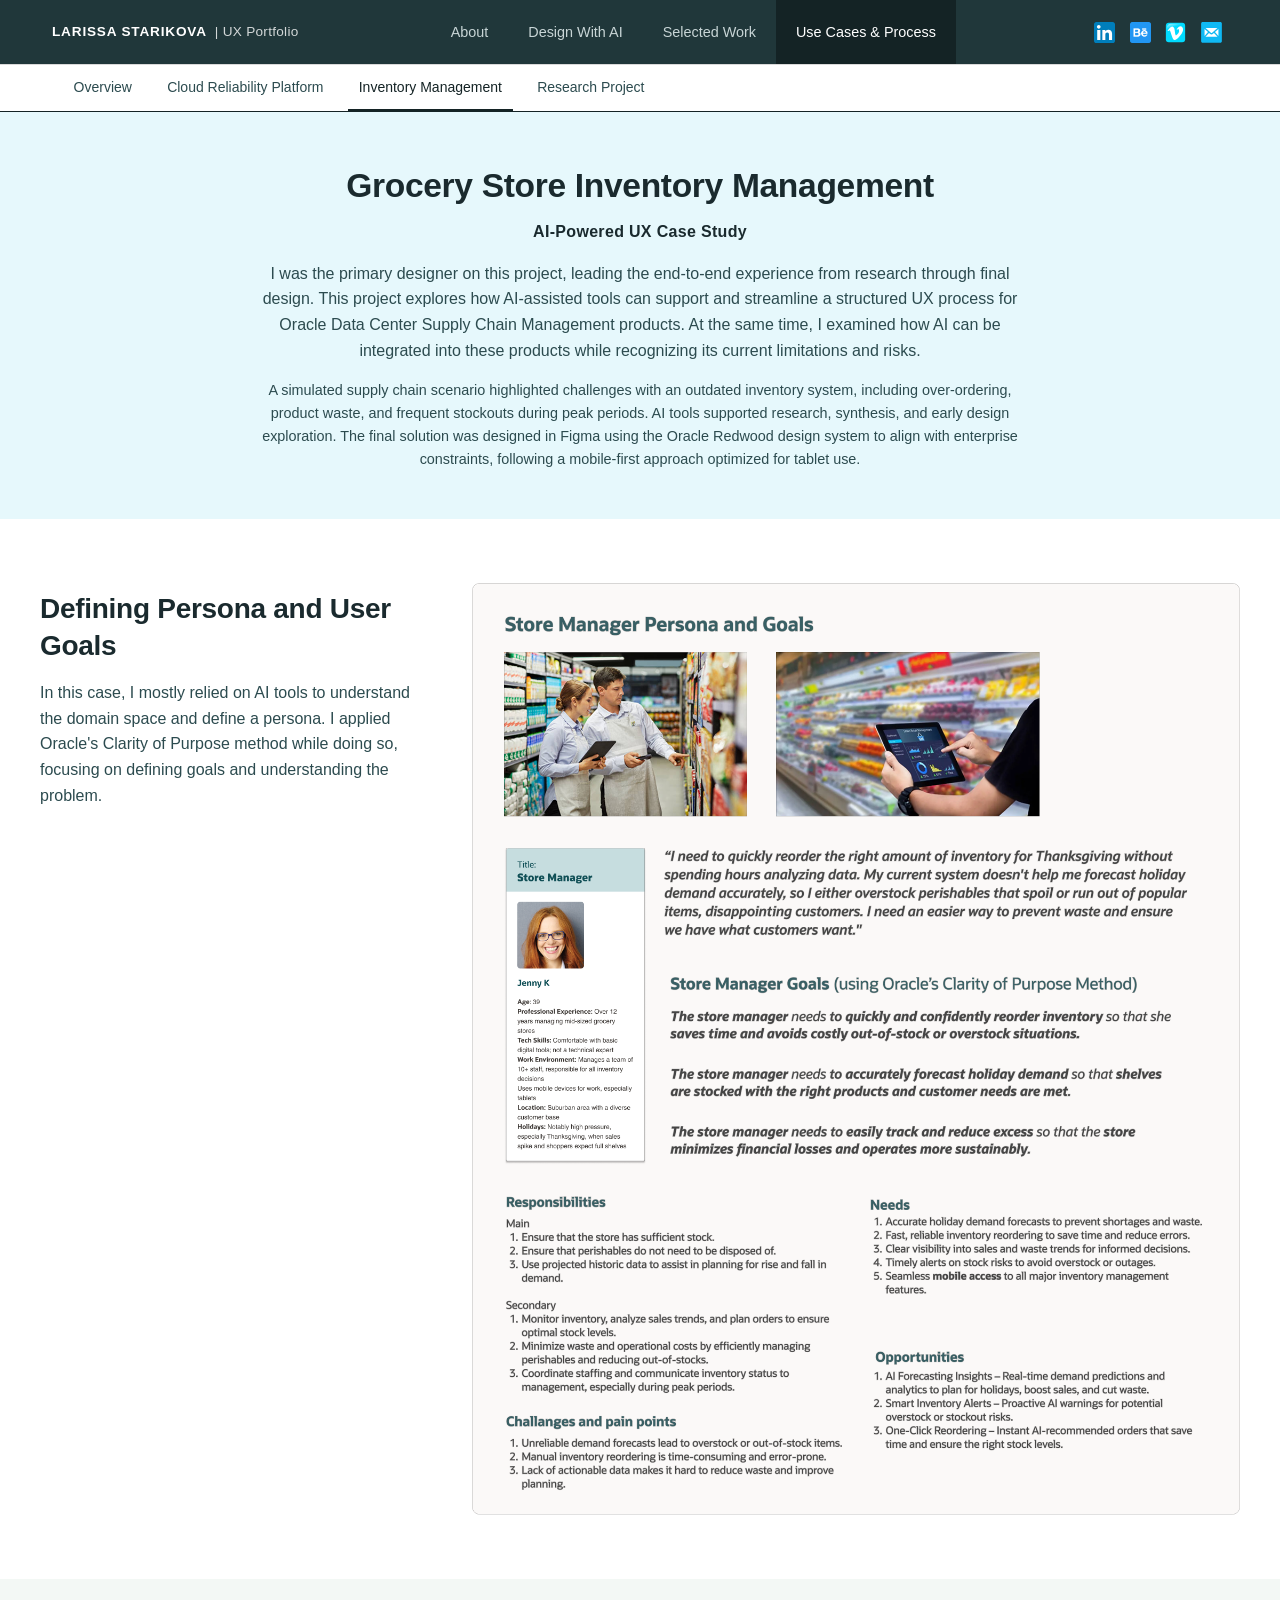
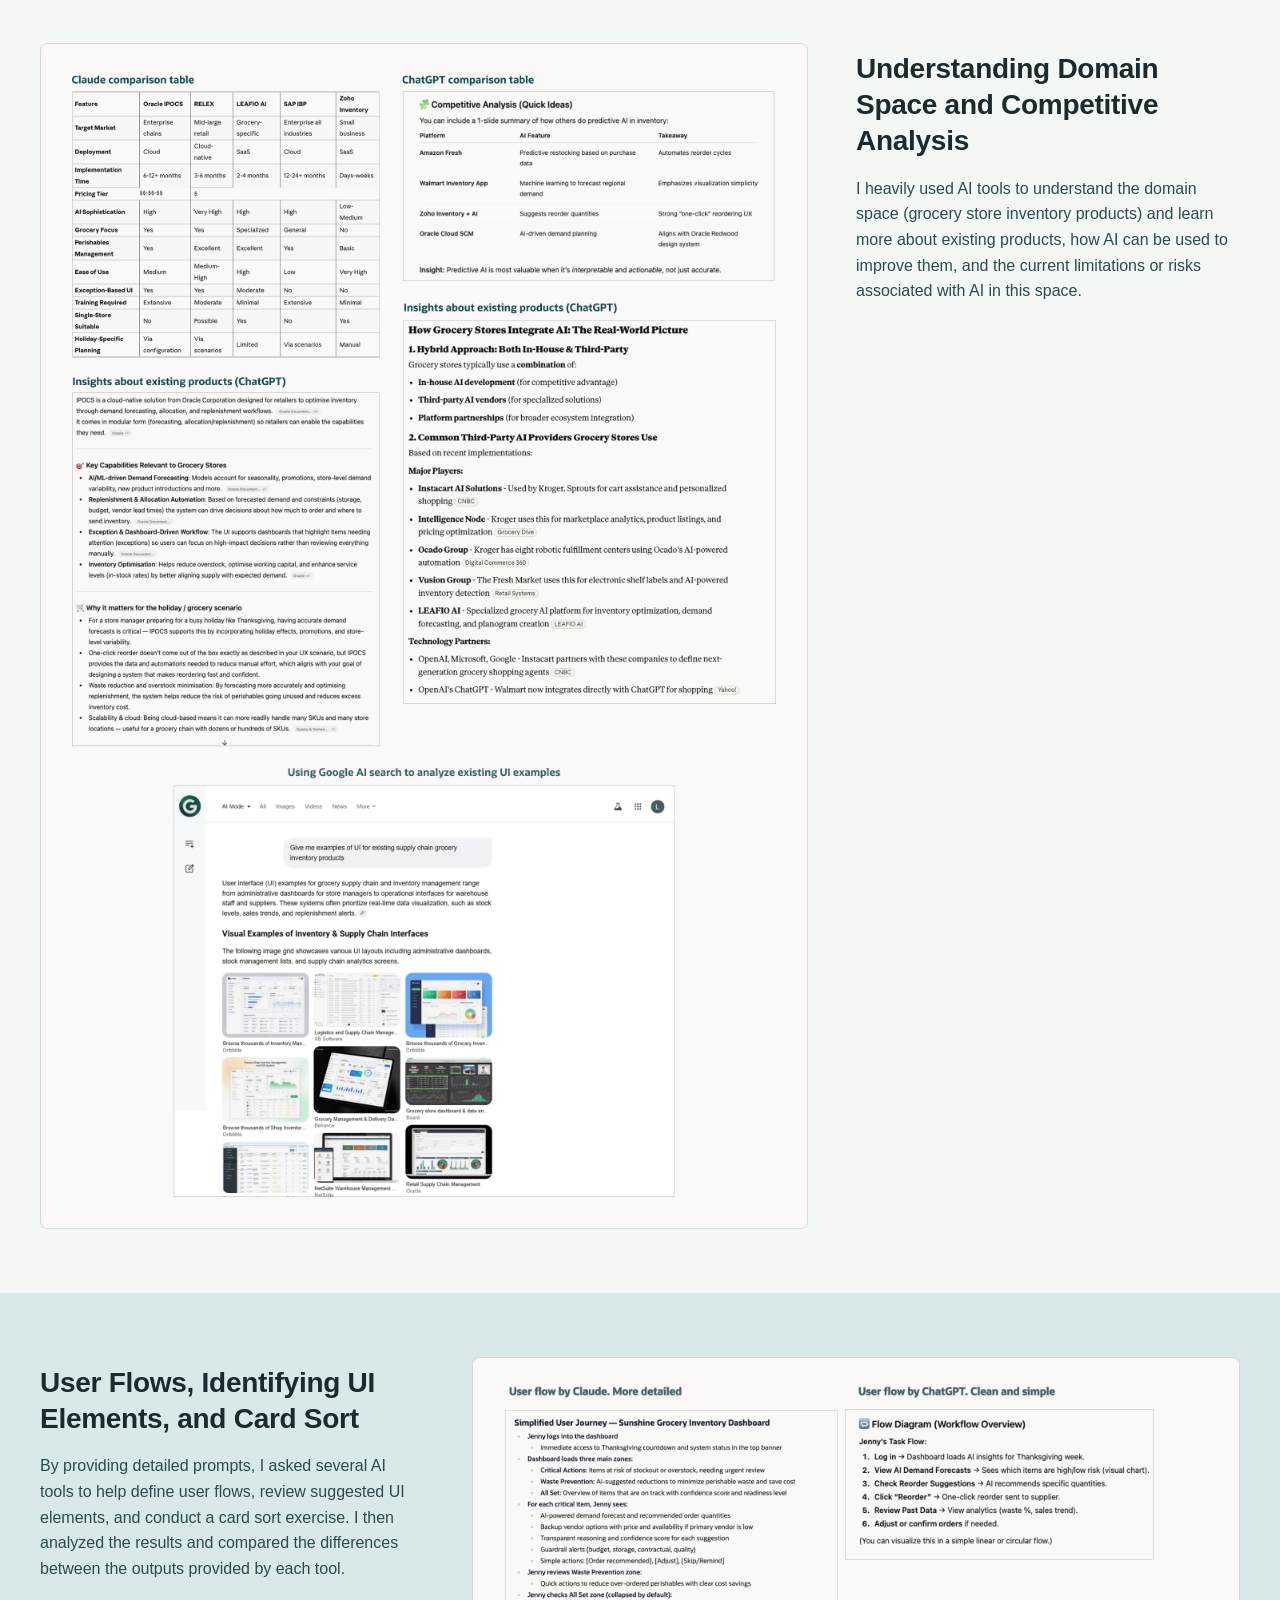
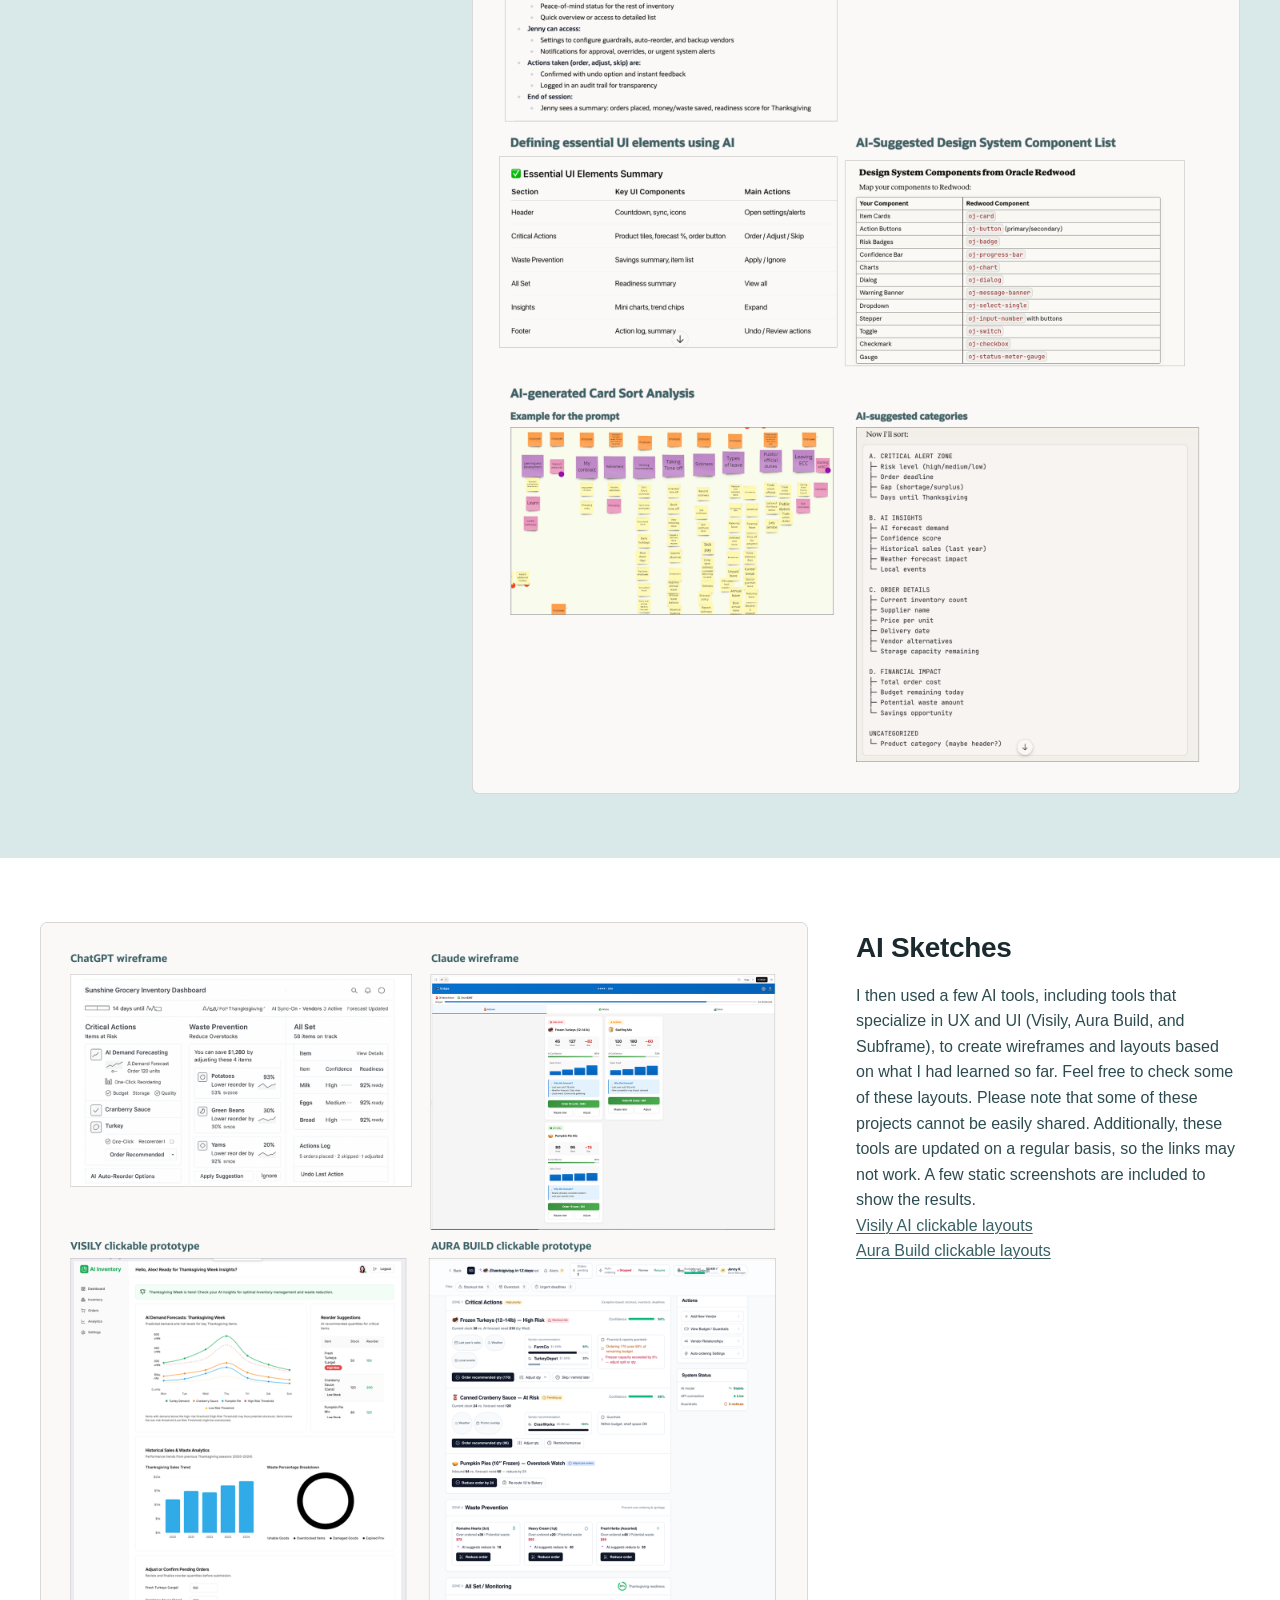
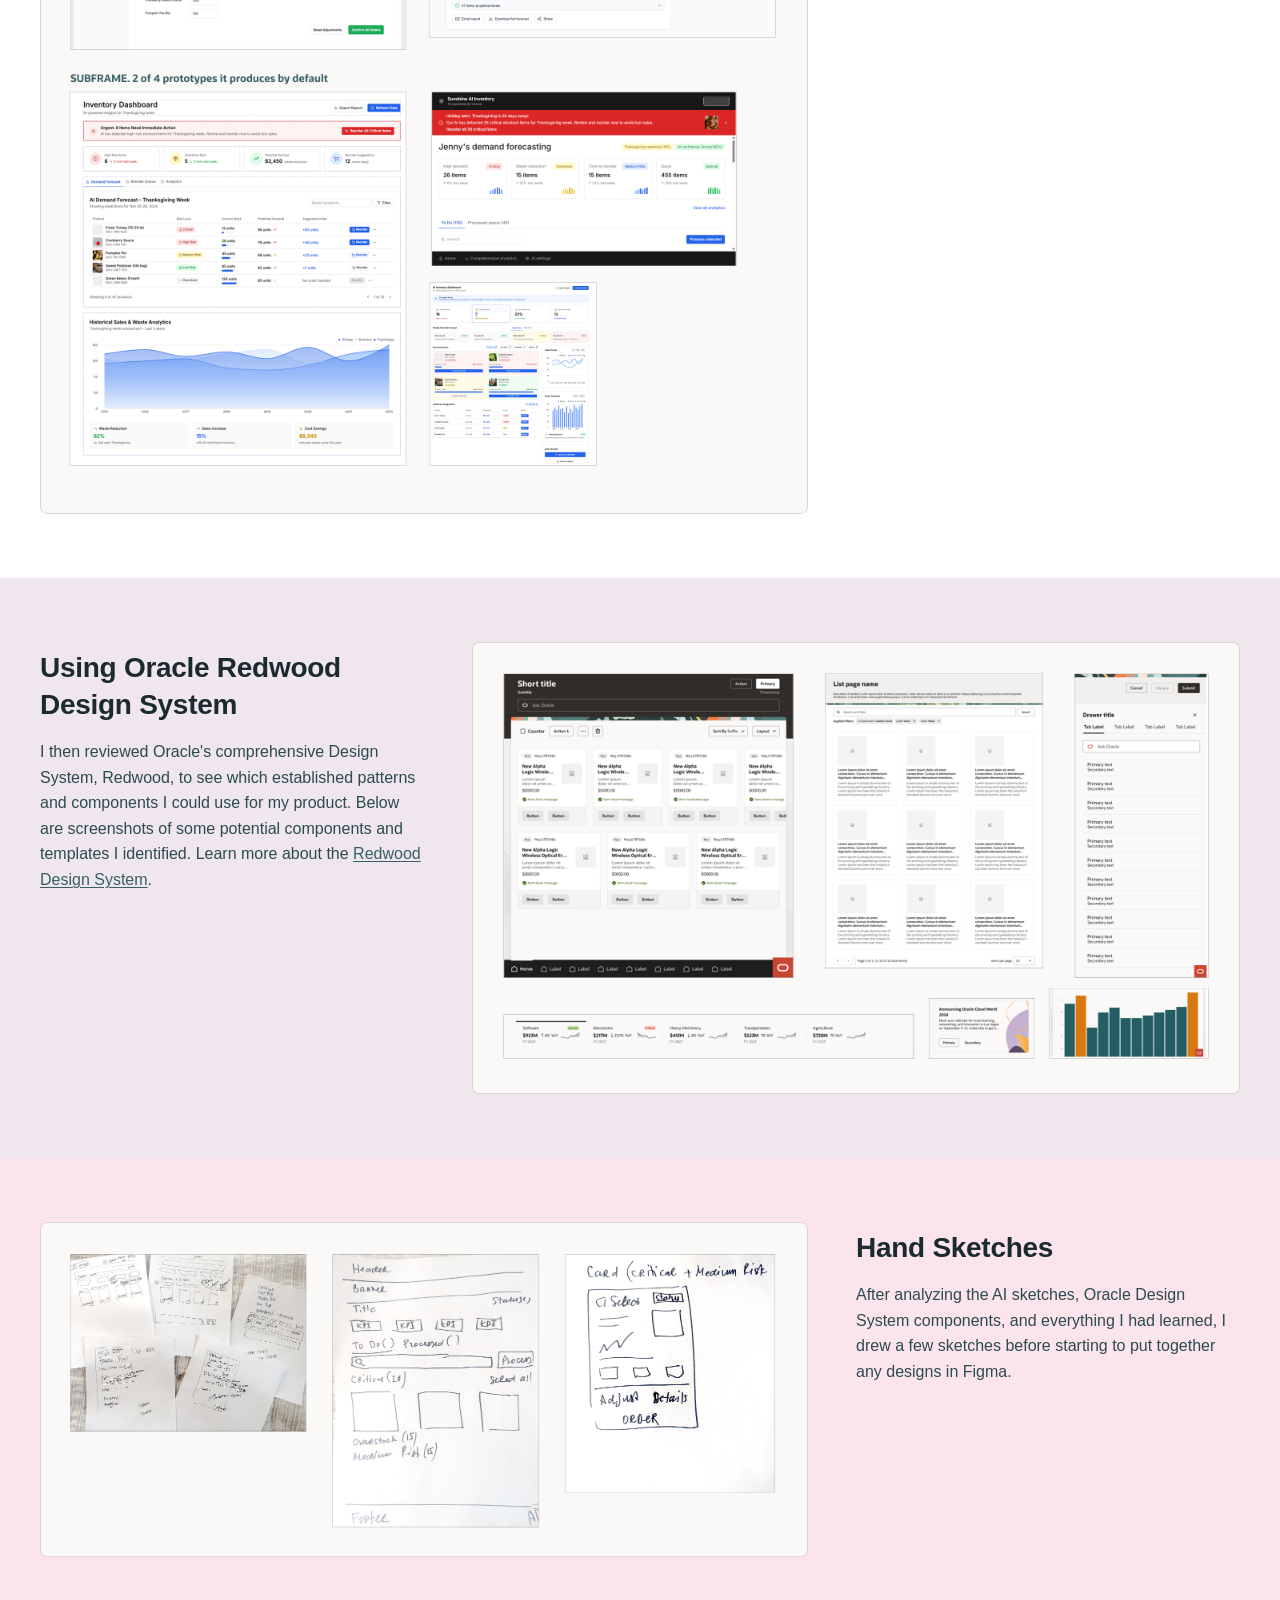
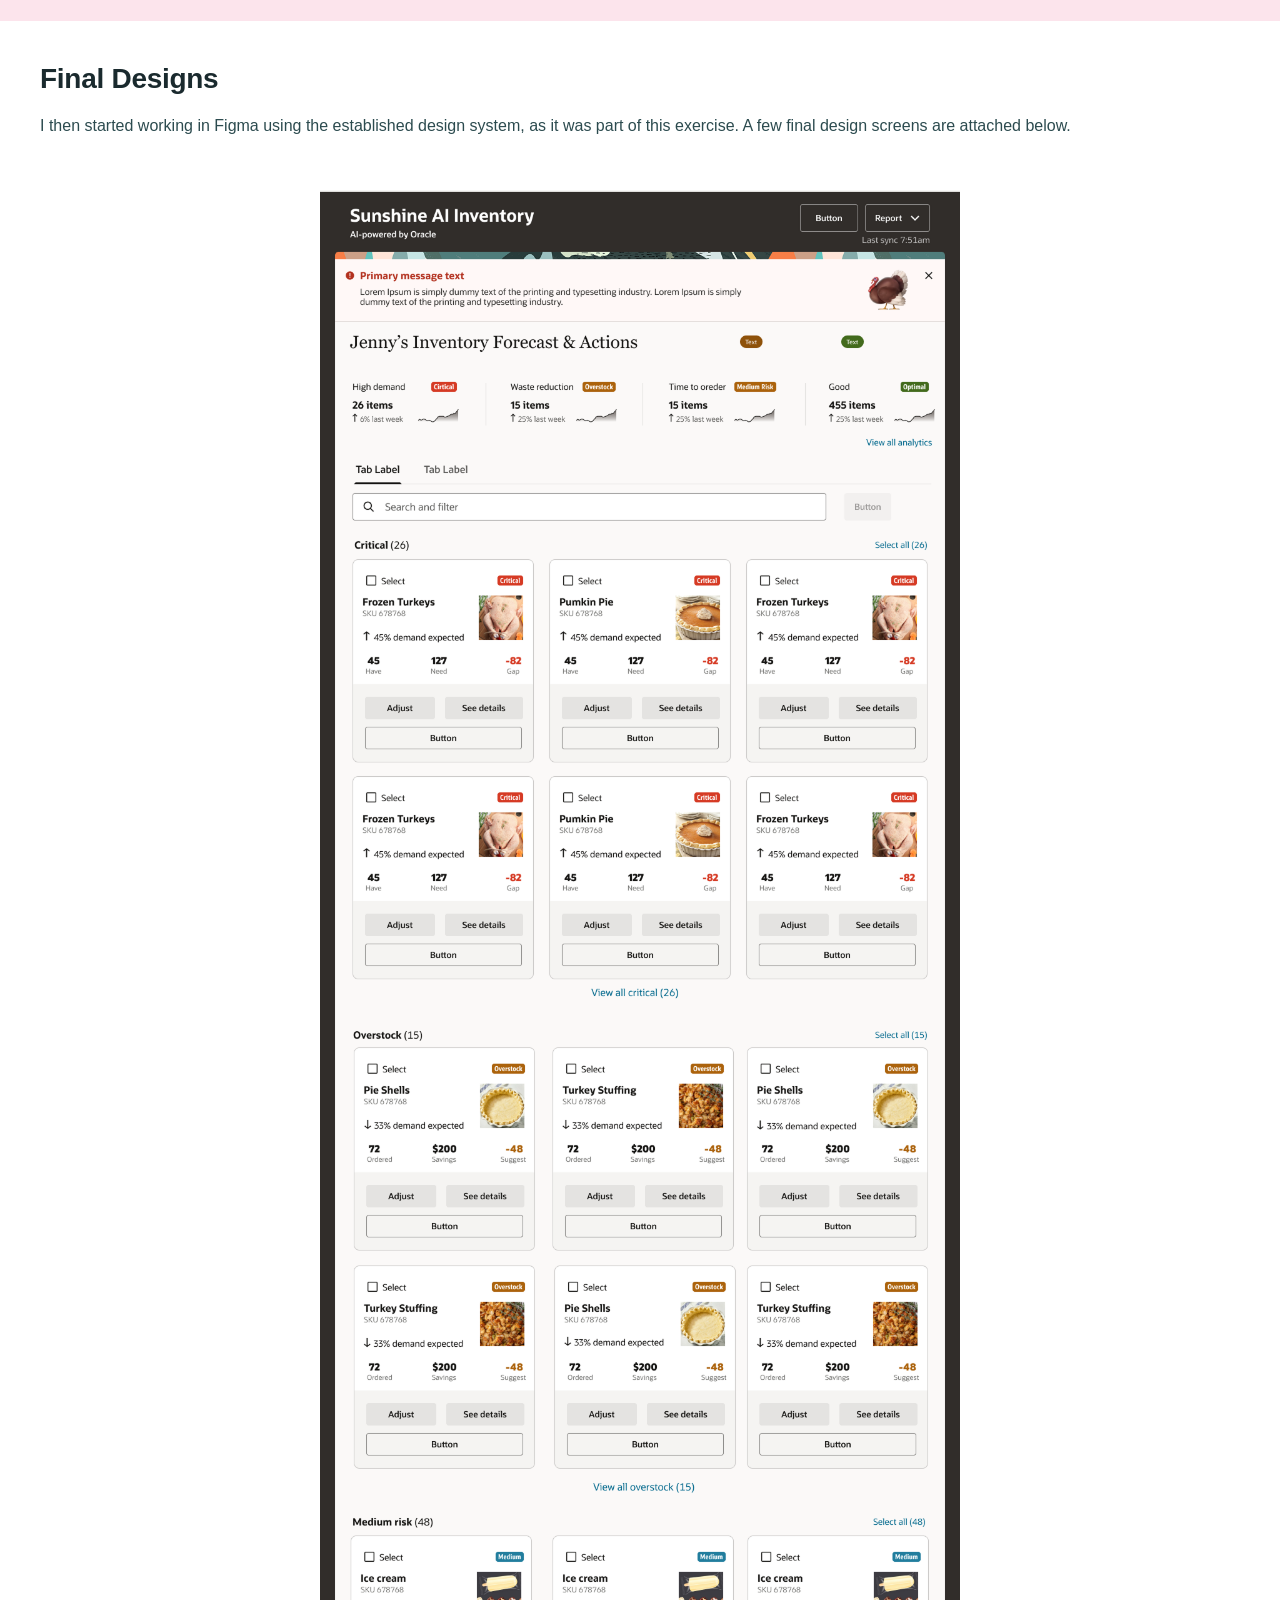
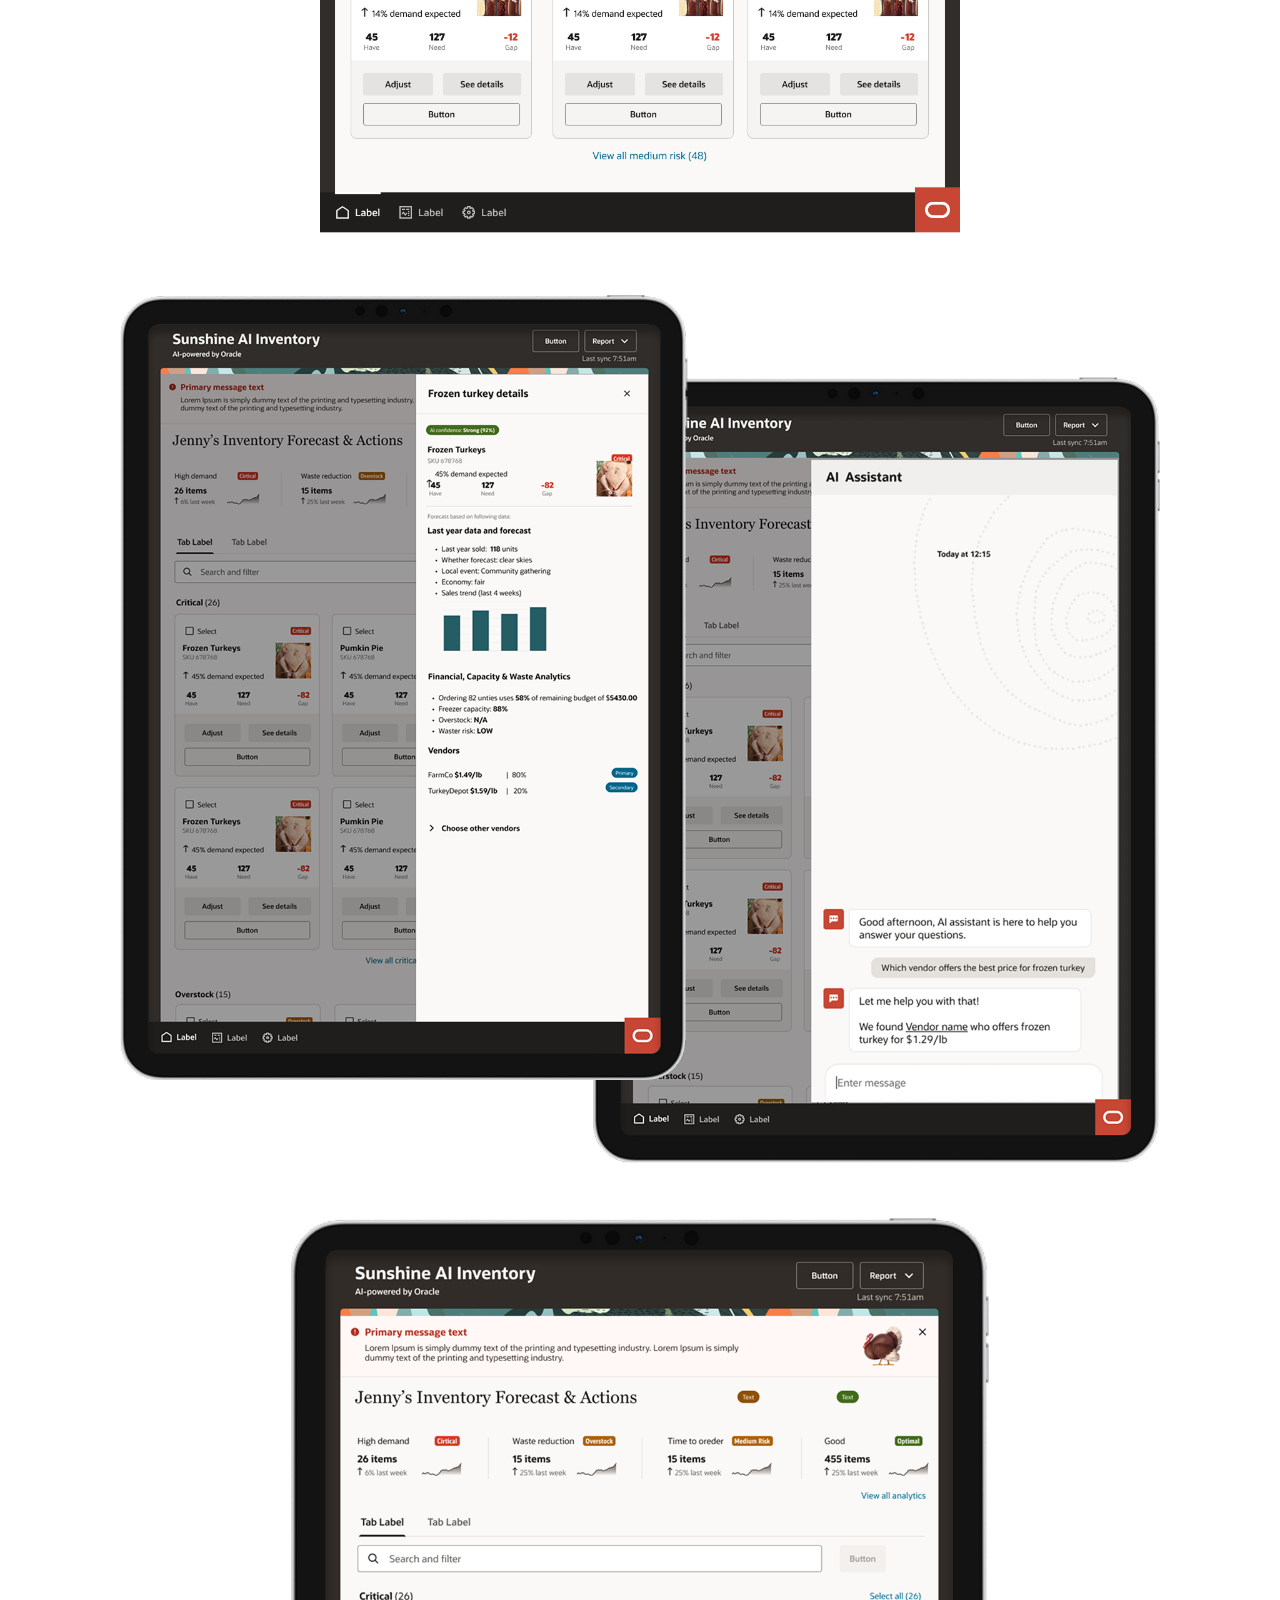
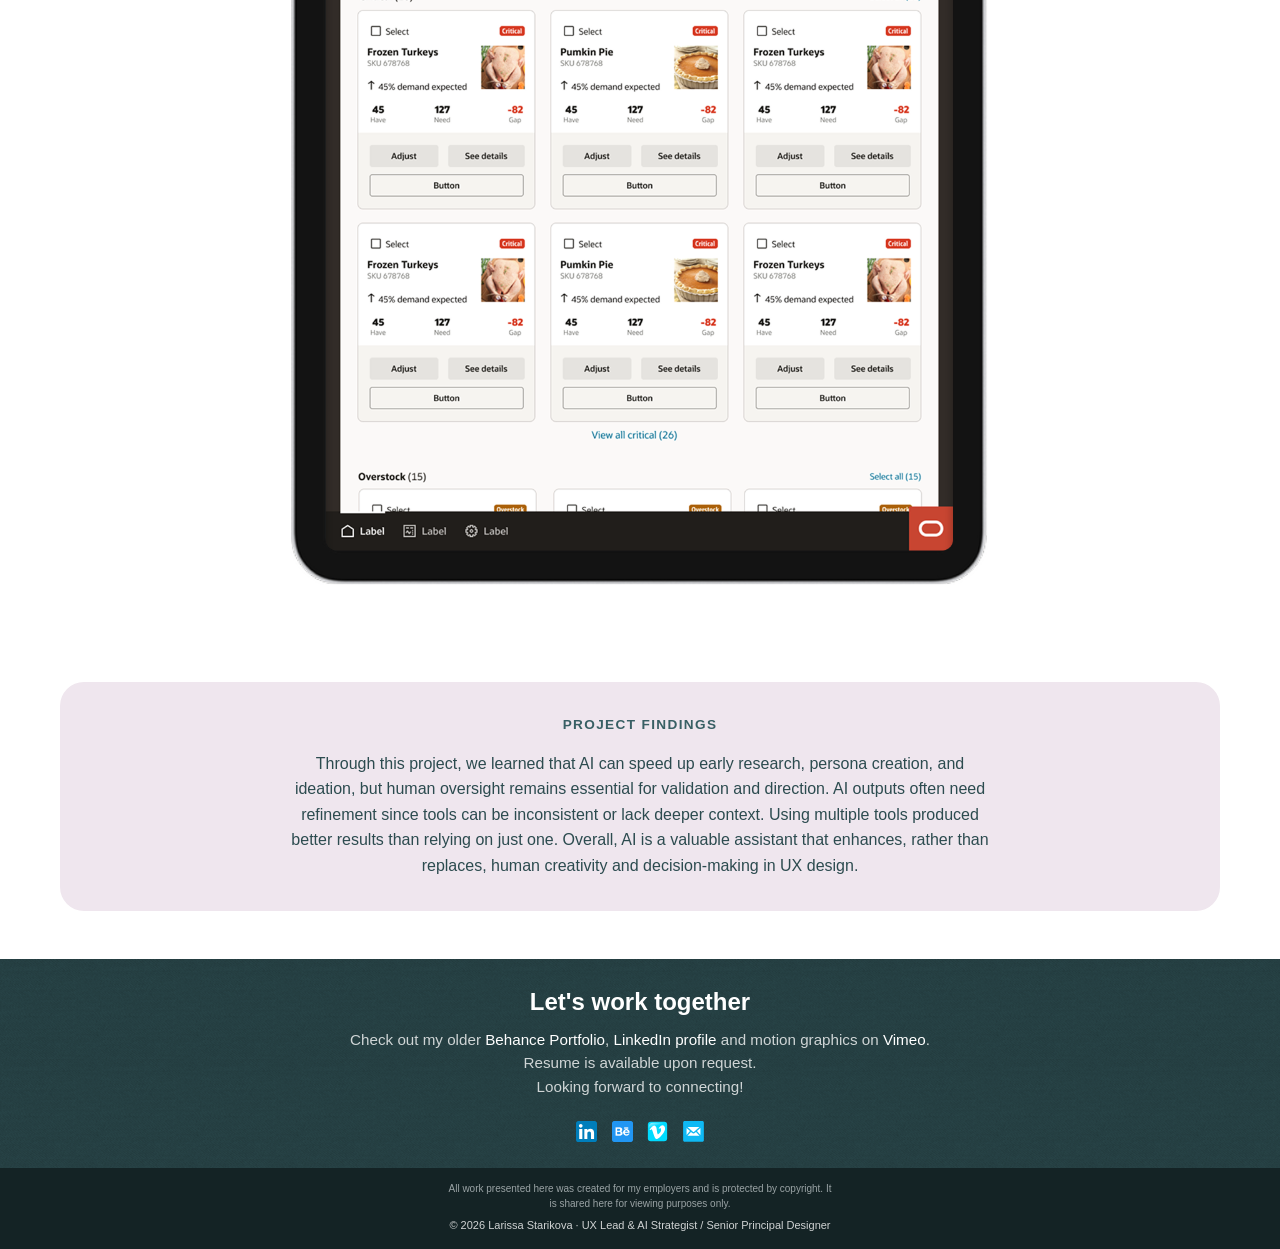
<file: use-cases/inventory.html>
<!DOCTYPE html>
<html lang="en">
<head>
    <meta charset="UTF-8">
    <meta name="viewport" content="width=device-width, initial-scale=1.0">
    <meta name="description" content="Grocery Store Inventory Management — AI-Powered UX Case Study by Larissa Starikova">
    <title>Larissa Starikova | Grocery Store Inventory Management</title>
    <link rel="stylesheet" href="../css/style.css">
    <style>
        /* Page-specific styles for Inventory Management case study */
        .inventory-header {
            background: #E6F8FC;
            padding: 3rem 1.25rem 3rem;
            text-align: center;
        }
        
        .inventory-header__inner {
            max-width: var(--max-w);
            margin: 0 auto;
        }
        
        .inventory-header__title {
            font-size: clamp(1.6rem, 3vw, 2.1rem);
            font-weight: 700;
            color: #1a2a2e;
            margin: 0 0 0.5rem;
            letter-spacing: -0.01em;
        }
        
        .inventory-header__subtitle {
            font-size: 1rem;
            font-weight: 700;
            color: #1a2a2e;
            margin-bottom: 1rem;
            letter-spacing: 0.02em;
        }
        
        .inventory-header__overview {
            font-size: 1rem;
            line-height: 1.6;
            color: #2c4b4f;
            max-width: 760px;
            margin: 0 auto;
        }
        
        .inventory-header__small {
            font-size: 0.9rem;
            line-height: 1.6;
            color: #2c4b4f;
            max-width: 760px;
            margin: 1rem auto 0;
        }
        
        /* 1/3 - 2/3 Layout */
        .content-wrapper {
            display: grid;
            grid-template-columns: 1fr 2fr;
            gap: 3rem;
            align-items: start;
            max-width: var(--max-w);
            margin: 0 auto;
        }
        
        /* Image on left, text on right */
        .content-wrapper--img-left {
            grid-template-columns: 2fr 1fr;
        }
        
        .content-wrapper--img-left .content-block {
            order: 2;
        }
        
        .content-wrapper--img-left .image-placeholder {
            order: 1;
        }
        
        /* Centered layout (no image/text split) */
        .content-wrapper--img-center {
            display: grid;
            grid-template-columns: 1fr;
            gap: 1.5rem;
            max-width: var(--max-w);
            margin: 0 auto;
            text-align: left;
        }
        
        .content-wrapper--img-center .content-block {
            max-width: 100%;
            text-align: left;
        }
        
        .content-block__title {
            font-size: clamp(1.4rem, 2.5vw, 1.75rem);
            font-weight: 700;
            color: #1a2a2e;
            margin: 0 0 1rem;
            letter-spacing: -0.01em;
            line-height: 1.3;
        }
        
        .content-block__text {
            font-size: 1rem;
            color: #2c4b4f;
            line-height: 1.6;
            margin: 0;
        }
        
        .image-placeholder {
            width: 100%;
            height: auto;
            display: block;
            border: none;
        }
        
        .content-section {
            padding: 4rem 1.25rem;
        }
        
        .outcomes-box {
            background: #EFE6EE;
            border-radius: 24px;
            padding: 2rem;
            text-align: center;
            margin: 3rem 0;
        }
        
        .outcomes-box p {
            color: #2c4b4f;
            max-width: 700px;
            margin: 0 auto;
            line-height: 1.6;
        }
        
        .section-subtitle {
            font-size: 0.85rem;
            text-transform: uppercase;
            letter-spacing: 0.1em;
            color: #385f64;
            margin-bottom: 1rem;
            font-weight: 600;
        }
        
        .final-designs-section {
            padding: 2rem 1.25rem 1rem;
        }
        
        @media (max-width: 1024px) {
            .content-wrapper,
            .content-wrapper--img-left {
                grid-template-columns: 1fr;
                gap: 2rem;
            }
            .content-wrapper--img-left .content-block,
            .content-wrapper--img-left .image-placeholder {
                order: unset;
            }
        }
    </style>
</head>
<body>

    <a class="skip-link" href="#main">Skip to content</a>

    <!-- Main Navigation -->
    <nav class="main-nav" aria-label="Primary">
        <div class="main-nav__inner">
            <div style="display:flex; align-items:center; gap:.25rem;">
                <button id="menu-toggle" class="menu-toggle" aria-label="Open menu" aria-controls="mobile-menu" aria-expanded="false">
                    <svg xmlns="http://www.w3.org/2000/svg" viewBox="0 0 24 24" fill="none" stroke="currentColor" stroke-width="2" stroke-linecap="round" stroke-linejoin="round" aria-hidden="true">
                        <line x1="4" y1="6" x2="20" y2="6"></line>
                        <line x1="4" y1="12" x2="20" y2="12"></line>
                        <line x1="4" y1="18" x2="20" y2="18"></line>
                    </svg>
                </button>
                <a href="../index.html" class="main-nav__brand" style="text-decoration:none; color:inherit;">
                    Larissa Starikova
                    <span class="main-nav__brand-divider" style="color: rgb(255, 255, 255); opacity: 0.8">| UX Portfolio</span>
                </a>
            </div>

            <ul class="main-nav__links" role="menubar">
                <li role="none"><a href="../index.html" role="menuitem" class="main-nav__link">About</a></li>
                <li role="none"><a href="../design-ai.html" role="menuitem" class="main-nav__link">Design With AI</a></li>
                <li role="none"><a href="../selected-work/index.html" role="menuitem" class="main-nav__link">Selected Work</a></li>
                <li role="none"><a href="index.html" role="menuitem" class="main-nav__link is-active" aria-current="page">Use Cases &amp; Process</a></li>
            </ul>

            <div class="main-nav__social" aria-label="External profiles">
                <a class="social-link" href="https://www.linkedin.com/in/larissastarikova/" target="_blank" rel="noopener noreferrer" aria-label="LinkedIn">
                    <img src="../images/shared/linkedin-logo.svg" alt="LinkedIn" class="social-icon">
                </a>
                <a class="social-link" href="https://www.behance.net/deeporange" target="_blank" rel="noopener noreferrer" aria-label="Behance">
                    <img src="../images/shared/behance-good.png" alt="Behance" class="social-icon">
                </a>
                <a class="social-link" href="https://vimeo.com/deeporange/videos" target="_blank" rel="noopener noreferrer" aria-label="Vimeo">
                    <img src="../images/shared/vimeo-logo.svg" alt="Vimeo" class="social-icon">
                </a>
                <a class="social-link" href="/cdn-cgi/l/email-protection#305c51425943435143445142705f45445c5f5f5b1e535f5d" aria-label="Email">
                    <img src="../images/shared/email-icon.svg" alt="Email" class="social-icon">
                </a>
            </div>
        </div>
    </nav>

    <!-- Mobile Menu -->
    <div id="mobile-menu" class="mobile-menu" role="dialog" aria-modal="true" aria-label="Site menu">
        <div class="mobile-menu__head">
            <div class="mobile-menu__brand">
                <div class="mobile-menu__brand-name">Larissa Starikova</div>
                <div class="mobile-menu__brand-sub">UX Portfolio</div>
            </div>
            <button id="mobile-menu-close" class="mobile-menu__close" aria-label="Close menu">
                <svg xmlns="http://www.w3.org/2000/svg" width="24" height="24" viewBox="0 0 24 24" fill="none" stroke="currentColor" stroke-width="2" stroke-linecap="round" stroke-linejoin="round" aria-hidden="true">
                    <line x1="18" y1="6" x2="6" y2="18"></line>
                    <line x1="6" y1="6" x2="18" y2="18"></line>
                </svg>
            </button>
        </div>
        <ul class="mobile-menu__list">
            <li><a href="../index.html" class="mobile-menu__link">About</a></li>
            <li><a href="../design-ai.html" class="mobile-menu__link">Design With AI</a></li>
            <li><a href="../selected-work/index.html" class="mobile-menu__link">Selected Work</a></li>
            <li><a href="index.html" class="mobile-menu__link is-active" aria-current="page">Use Cases &amp; Process</a></li>
        </ul>
    </div>

    <!-- Sub-Navigation -->
    <nav id="sub-nav-cases" class="sub-nav is-visible" aria-label="Use cases and process">
        <div class="sub-nav__inner">
            <button id="sub-nav-cases-left" class="sub-nav__arrow sub-nav__arrow--left" aria-label="Scroll left" type="button">
                <svg xmlns="http://www.w3.org/2000/svg" viewBox="0 0 24 24" fill="none" stroke="currentColor" stroke-width="2" stroke-linecap="round" stroke-linejoin="round" aria-hidden="true"><polyline points="15 18 9 12 15 6"></polyline></svg>
            </button>
            <div id="sub-nav-cases-scroller" class="sub-nav__scroller">
                <ul class="sub-nav__list">
                    <li><a href="index.html" class="sub-nav__link">Overview</a></li>
                    <li><a href="cloud-reliability.html" class="sub-nav__link">Cloud Reliability Platform</a></li>
                    <li><a href="inventory.html" class="sub-nav__link is-active" aria-current="page">Inventory Management</a></li>
                    <li><a href="research.html" class="sub-nav__link">Research Project</a></li>
                </ul>
            </div>
            <button id="sub-nav-cases-right" class="sub-nav__arrow sub-nav__arrow--right" aria-label="Scroll right" type="button">
                <svg xmlns="http://www.w3.org/2000/svg" viewBox="0 0 24 24" fill="none" stroke="currentColor" stroke-width="2" stroke-linecap="round" stroke-linejoin="round" aria-hidden="true"><polyline points="9 18 15 12 9 6"></polyline></svg>
            </button>
        </div>
    </nav>

    <main id="main">

        <!-- Overview / Hero Section -->
        <section class="inventory-header">
            <div class="inventory-header__inner">
                <h1 class="inventory-header__title">Grocery Store Inventory Management</h1>
                <div class="inventory-header__subtitle">AI-Powered UX Case Study</div>
                <p class="inventory-header__overview">I was the primary designer on this project, leading the end‑to‑end experience from research through final design. This project explores how AI‑assisted tools can support and streamline a structured UX process for Oracle Data Center Supply Chain Management products. At the same time, I examined how AI can be integrated into these products while recognizing its current limitations and risks.</p>
                <p class="inventory-header__small">A simulated supply chain scenario highlighted challenges with an outdated inventory system, including over-ordering, product waste, and frequent stockouts during peak periods. AI tools supported research, synthesis, and early design exploration. The final solution was designed in Figma using the Oracle Redwood design system to align with enterprise constraints, following a mobile-first approach optimized for tablet use.</p>
            </div>
        </section>

        <!-- 1. Defining Persona and User Goals - Image on right, text on left -->
        <section class="content-section" style="background: #FFFFFF;">
            <div class="content-wrapper">
                <div class="content-block">
                    <h2 class="content-block__title">Defining Persona and User Goals</h2>
                    <p class="content-block__text">In this case, I mostly relied on AI tools to understand the domain space and define a persona. I applied Oracle's Clarity of Purpose method while doing so, focusing on defining goals and understanding the problem.</p>
                </div>
                <img class="image-placeholder" src="../images/use-cases/inventory/grocery-persona-1.png" alt="Persona and user goals definition">
            </div>
        </section>

        <!-- 2. Understanding Domain space and Competitive Analysis - Image on left, text on right -->
        <section class="content-section" style="background: #F3F8F5;">
            <div class="content-wrapper content-wrapper--img-left">
                <img class="image-placeholder" src="../images/use-cases/inventory/grocery-domain-2.png" alt="Domain space and competitive analysis">
                <div class="content-block">
                    <h2 class="content-block__title">Understanding Domain Space and Competitive Analysis</h2>
                    <p class="content-block__text">I heavily used AI tools to understand the domain space (grocery store inventory products) and learn more about existing products, how AI can be used to improve them, and the current limitations or risks associated with AI in this space.</p>
                </div>
            </div>
        </section>

        <!-- 3. User Flows, Identifying UI Elements, and Card Sort - Image on right, text on left -->
        <section class="content-section" style="background: #D9E8E9;">
            <div class="content-wrapper">
                <div class="content-block">
                    <h2 class="content-block__title">User Flows, Identifying UI Elements, and Card Sort</h2>
                    <p class="content-block__text">By providing detailed prompts, I asked several AI tools to help define user flows, review suggested UI elements, and conduct a card sort exercise. I then analyzed the results and compared the differences between the outputs provided by each tool.</p>
                </div>
                <img class="image-placeholder" src="../images/use-cases/inventory/grocery-flows-3.png" alt="User flows and card sort exercise">
            </div>
        </section>

        <!-- 4. AI sketches - Image on left, text on right -->
        <section class="content-section" style="background: #FFFFFF;">
            <div class="content-wrapper content-wrapper--img-left">
                <img class="image-placeholder" src="../images/use-cases/inventory/grocery-ai-sketches-4.png" alt="AI generated sketches and wireframes">
                <div class="content-block">
                    <h2 class="content-block__title">AI Sketches</h2>
                    <p class="content-block__text">I then used a few AI tools, including tools that specialize in UX and UI (Visily, Aura Build, and Subframe), to create wireframes and layouts based on what I had learned so far. Feel free to check some of these layouts. Please note that some of these projects cannot be easily shared. Additionally, these tools are updated on a regular basis, so the links may not work. A few static screenshots are included to show the results.<br><a href="https://app.visily.ai/projects/1383d8e0-4a3d-4df9-996e-a0e39df32e80/boards/2319693" target="_blank" rel="noopener noreferrer" class="inline-link">Visily AI clickable layouts</a><br><a href="https://www.aura.build/editor/0ab224da-50b3-449c-888a-1f8dff3f8a8a" target="_blank" rel="noopener noreferrer" class="inline-link">Aura Build clickable layouts</a></p>
                </div>
            </div>
        </section>

        <!-- 5. Using Oracle Redwood Design System - Image on right, text on left -->
        <section class="content-section" style="background: #EFE6EE;">
            <div class="content-wrapper">
                <div class="content-block">
                    <h2 class="content-block__title">Using Oracle Redwood Design System</h2>
                    <p class="content-block__text">I then reviewed Oracle's comprehensive Design System, Redwood, to see which established patterns and components I could use for my product. Below are screenshots of some potential components and templates I identified. Learn more about the <a href="https://redwood.oracle.com/" target="_blank" rel="noopener noreferrer" class="inline-link">Redwood Design System</a>.</p>
                </div>
                <img class="image-placeholder" src="../images/use-cases/inventory/grocery-design-system-5.png" alt="Oracle Redwood Design System components">
            </div>
        </section>

        <!-- 6. Hand Sketches - Image on left, text on right -->
        <section class="content-section" style="background: #FCE4EC;">
            <div class="content-wrapper content-wrapper--img-left">
                <img class="image-placeholder" src="../images/use-cases/inventory/grocery-hand-sketches-6.png" alt="Hand sketches before Figma design">
                <div class="content-block">
                    <h2 class="content-block__title">Hand Sketches</h2>
                    <p class="content-block__text">After analyzing the AI sketches, Oracle Design System components, and everything I had learned, I drew a few sketches before starting to put together any designs in Figma.</p>
                </div>
            </div>
        </section>

        <!-- 7. Final Designs - Centered layout (image below text) -->
        <section class="final-designs-section">
            <div class="content-wrapper content-wrapper--img-center">
                <div class="content-block">
                    <h2 class="content-block__title">Final Designs</h2>
                    <p class="content-block__text">I then started working in Figma using the established design system, as it was part of this exercise. A few final design screens are attached below.</p>
                </div>
                <img class="image-placeholder" src="../images/use-cases/inventory/grocery-final-7.png" alt="Final Figma designs">
            </div>
        </section>

        <!-- Bottom Section: Project Findings -->
        <div class="container" style="max-width: var(--max-w); margin: 0 auto; padding: 0 1.25rem;">
            <div class="outcomes-box">
                <div class="section-subtitle">PROJECT FINDINGS</div>
                <p>Through this project, we learned that AI can speed up early research, persona creation, and ideation, but human oversight remains essential for validation and direction. AI outputs often need refinement since tools can be inconsistent or lack deeper context. Using multiple tools produced better results than relying on just one. Overall, AI is a valuable assistant that enhances, rather than replaces, human creativity and decision-making in UX design.</p>
            </div>
        </div>

    </main>

    <!-- Footer -->
    <footer class="site-footer" aria-labelledby="footer-title">
        <div class="site-footer__band">
            <h2 id="footer-title" class="site-footer__title">Let's work together</h2>
            <p class="site-footer__text">Check out my older <a class="footer-style-link" href="https://www.behance.net/deeporange" target="_blank" rel="noopener noreferrer">Behance Portfolio</a>, <a class="footer-style-link" href="https://www.linkedin.com/in/larissastarikova/" target="_blank" rel="noopener noreferrer">LinkedIn profile</a> and motion graphics on <a class="footer-style-link" href="https://vimeo.com/deeporange/videos" target="_blank" rel="noopener noreferrer">Vimeo</a>.<br>Resume is available upon request.<br>Looking forward to connecting!</p>

            <div class="site-footer__social" aria-label="Get in touch">
                <a class="social-link" href="https://www.linkedin.com/in/larissastarikova/" target="_blank" rel="noopener noreferrer" aria-label="LinkedIn">
                    <img src="../images/shared/linkedin-logo.svg" alt="LinkedIn" class="social-icon">
                </a>
                <a class="social-link" href="https://www.behance.net/deeporange" target="_blank" rel="noopener noreferrer" aria-label="Behance">
                    <img src="../images/shared/behance-good.png" alt="Behance" class="social-icon">
                </a>
                <a class="social-link" href="https://vimeo.com/deeporange/videos" target="_blank" rel="noopener noreferrer" aria-label="Vimeo">
                    <img src="../images/shared/vimeo-logo.svg" alt="Vimeo" class="social-icon">
                </a>
                <a class="social-link" href="/cdn-cgi/l/email-protection#305c51425943435143445142705f45445c5f5f5b1e535f5d" aria-label="Email">
                    <img src="../images/shared/email-icon.svg" alt="Email" class="social-icon">
                </a>
            </div>
        </div>
        <div class="site-footer__meta">
            <p class="site-footer__disclaimer">All work presented here was created for my employers and is protected by copyright. It is shared here for viewing purposes only.</p>
            <p class="site-footer__copyright">© 2026 Larissa Starikova · UX Lead &amp; AI Strategist / Senior Principal Designer</p>
        </div>
    </footer>

    <script src="../js/main.js" defer></script>
    <script>
    (function() {
        'use strict';
        
        var scroller = document.getElementById('sub-nav-cases-scroller');
        var leftArrow = document.getElementById('sub-nav-cases-left');
        var rightArrow = document.getElementById('sub-nav-cases-right');
        var subNav = document.getElementById('sub-nav-cases');
        
        if (!scroller) return;
        
        function checkArrows() {
            var hasOverflow = scroller.scrollWidth > scroller.clientWidth + 1;
            var atStart = scroller.scrollLeft <= 2;
            var atEnd = scroller.scrollLeft + scroller.clientWidth >= scroller.scrollWidth - 2;
            
            if (leftArrow) leftArrow.classList.toggle('is-visible', hasOverflow && !atStart);
            if (rightArrow) rightArrow.classList.toggle('is-visible', hasOverflow && !atEnd);
        }
        
        if (leftArrow) leftArrow.addEventListener('click', () => scroller.scrollBy({ left: -180, behavior: 'smooth' }));
        if (rightArrow) rightArrow.addEventListener('click', () => scroller.scrollBy({ left: 180, behavior: 'smooth' }));
        
        scroller.addEventListener('scroll', checkArrows);
        window.addEventListener('resize', checkArrows);
        setTimeout(checkArrows, 100);
        
        function updateShadow() {
            if (!subNav) return;
            subNav.classList.toggle('has-shadow', window.scrollY > 8);
        }
        window.addEventListener('scroll', () => requestAnimationFrame(updateShadow), { passive: true });
        updateShadow();
    })();
    </script>
</body>
</html>
</file>
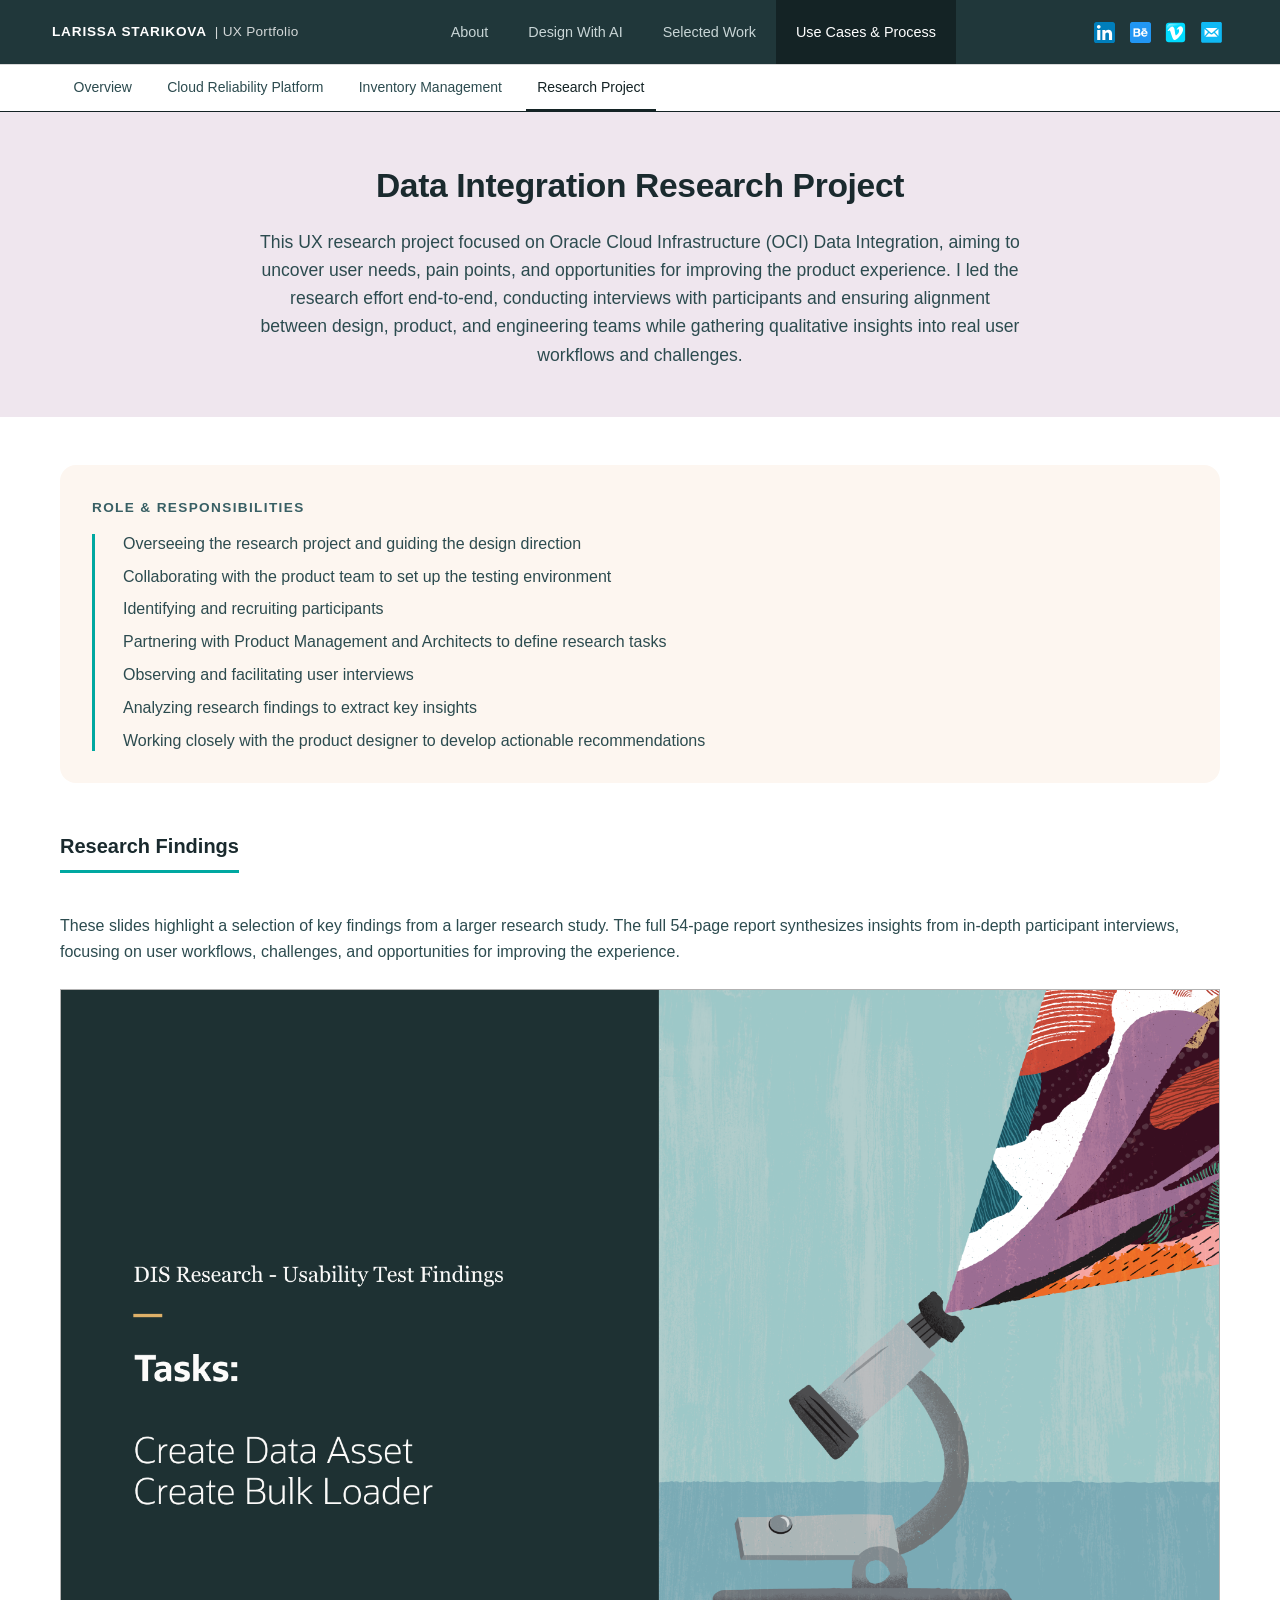
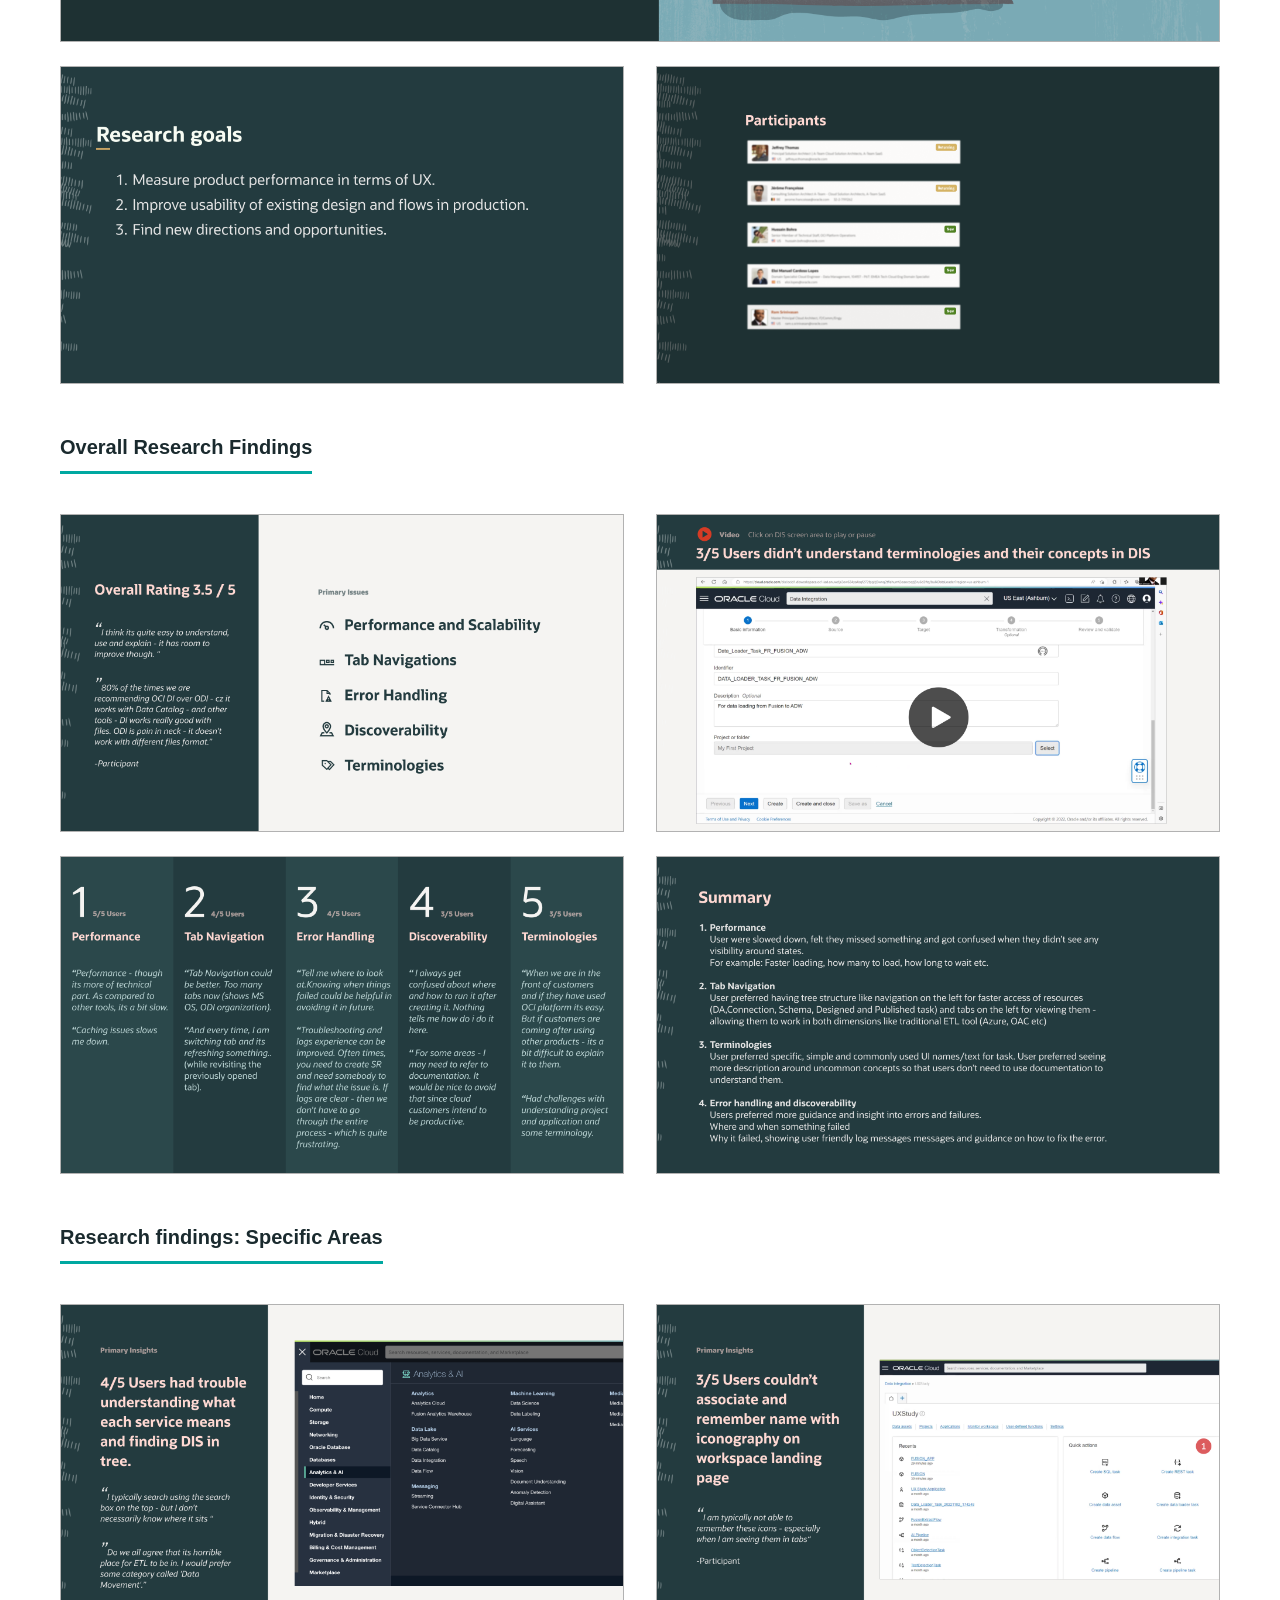
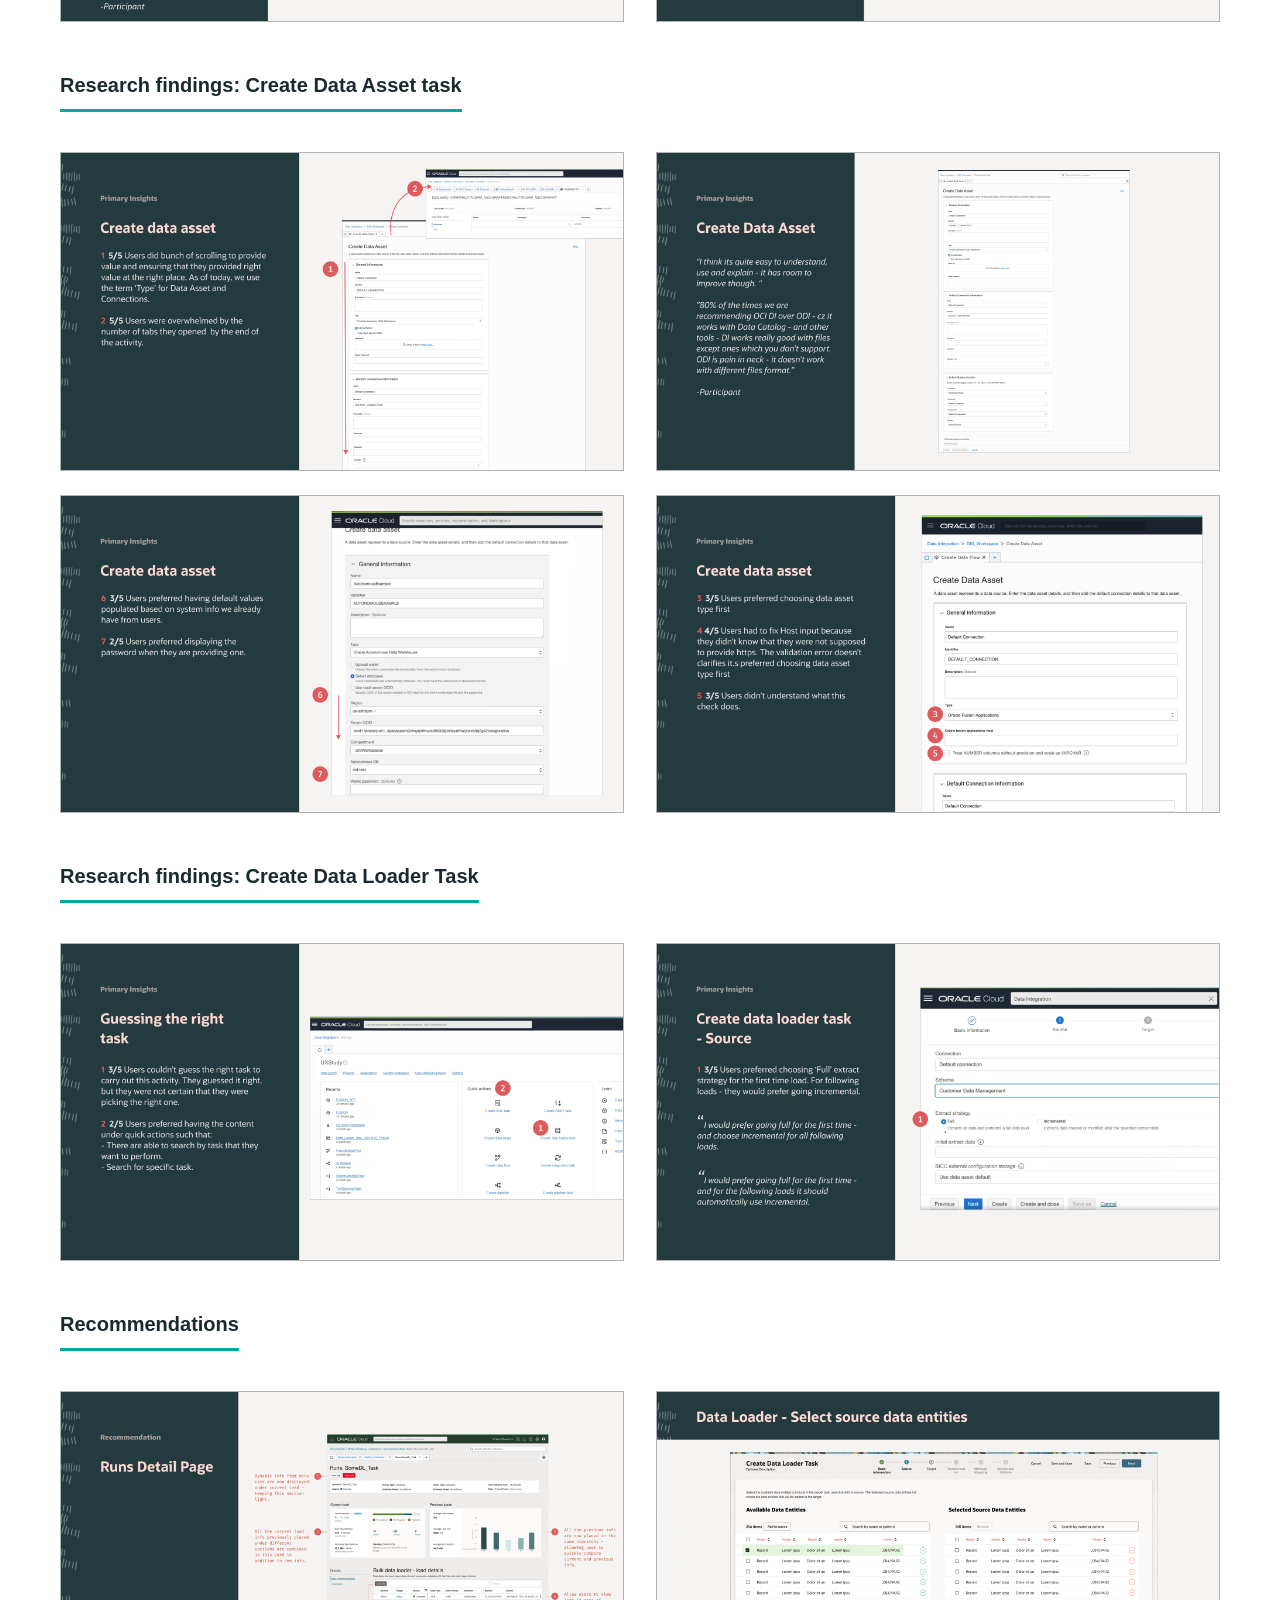
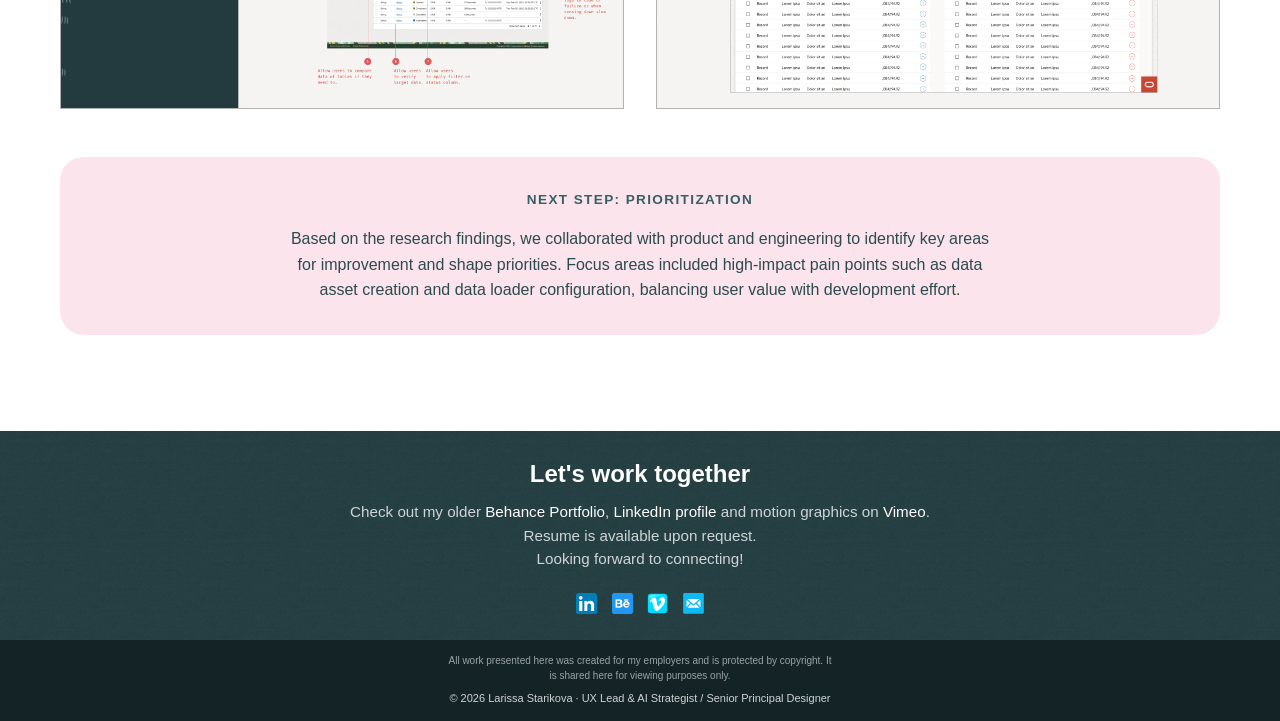
<file: use-cases/research.html>
<!DOCTYPE html>
<html lang="en">
<head>
    <meta charset="UTF-8">
    <meta name="viewport" content="width=device-width, initial-scale=1.0">
    <meta name="description" content="Data Integration Research Project — Larissa Starikova's UX portfolio case study">
    <title>Larissa Starikova | Data Integration Research Project</title>
    <link rel="stylesheet" href="../css/style.css">
    <style>
        /* Page-specific styles for Research Project */
        .research-header {
            background: #EFE6EE;
            padding: 3rem 1.25rem 3rem;
            text-align: center;
        }
        
        .research-header__inner {
            max-width: var(--max-w);
            margin: 0 auto;
        }
        
        .research-header__title {
            font-size: clamp(1.6rem, 3vw, 2.1rem);
            font-weight: 700;
            color: #1a2a2e;
            margin: 0 0 1rem;
            letter-spacing: -0.01em;
        }
        
        .research-header__subtitle {
            font-size: 1.1rem;
            color: #2c4b4f;
            max-width: 760px;
            margin: 0 auto;
            line-height: 1.6;
        }
        
        .section-title {
            font-size: 1.75rem;
            font-weight: 700;
            color: #1a2a2e;
            margin: 0 0 0.5rem;
            letter-spacing: -0.01em;
        }
        
        .section-subtitle {
            font-size: 0.85rem;
            text-transform: uppercase;
            letter-spacing: 0.1em;
            color: #385f64;
            margin-bottom: 1rem;
            font-weight: 600;
        }
        
        .problem-box-rounded {
            background: #FDF6F0;
            padding: 2rem;
            margin: 2rem 0;
            border-radius: 16px;
        }
        
        .problem-text {
            font-size: 1rem;
            line-height: 1.6;
            color: #2c4b4f;
            margin: 0;
        }
        
        /* Continuous vertical bar list style */
        .bullet-list-vertical-bar {
            margin: 1rem 0 0;
            padding-left: 1rem;
            list-style: none;
            color: #2c4b4f;
            line-height: 1.3;
            border-left: 3px solid #00a8a1;
        }
        
        .bullet-list-vertical-bar li {
            margin-bottom: 0.75rem;
            padding-left: 0.75rem;
        }
        
        .bullet-list-vertical-bar li:last-child {
            margin-bottom: 0;
        }
        
        .findings-intro {
            margin: 1.5rem 0;
        }
        
        .findings-intro p {
            color: #2c4b4f;
            line-height: 1.6;
        }
        
        .image-single {
            margin: 1.5rem 0;
        }
        
        .image-single img {
            width: 100%;
            display: block;
            border: 1px solid rgba(0,0,0,0.3);
        }
        
        .image-row-2col {
            display: grid;
            grid-template-columns: 1fr 1fr;
            gap: 2rem;
            margin: 1.5rem 0;
        }
        
        @media (max-width: 768px) {
            .image-row-2col {
                grid-template-columns: 1fr;
                gap: 1rem;
            }
        }
        
        .image-row-2col img {
            width: 100%;
            display: block;
            border: 1px solid rgba(0,0,0,0.3);
        }
        
        .research-section {
            margin: 3rem 0;
        }
        
        .research-header-label {
            font-size: 1.25rem;
            font-weight: 700;
            color: #1a2a2e;
            margin-bottom: 1rem;
            padding-bottom: 0.5rem;
            border-bottom: 3px solid #00a8a1;
            display: inline-block;
        }
        
        .outcomes-box {
            background: #FCE4EC;
            border-radius: 24px;
            padding: 2rem;
            text-align: center;
            margin: 3rem 0;
        }
        
        .outcomes-box p {
            color: #2c4b4f;
            max-width: 700px;
            margin: 0 auto;
            line-height: 1.6;
        }
        
        .container {
            max-width: var(--max-w);
            margin: 0 auto;
            padding: 0 1.25rem;
        }
    </style>
</head>
<body>

    <a class="skip-link" href="#main">Skip to content</a>

    <!-- Main Navigation -->
    <nav class="main-nav" aria-label="Primary">
        <div class="main-nav__inner">
            <div style="display:flex; align-items:center; gap:.25rem;">
                <button id="menu-toggle" class="menu-toggle" aria-label="Open menu" aria-controls="mobile-menu" aria-expanded="false">
                    <svg xmlns="http://www.w3.org/2000/svg" viewBox="0 0 24 24" fill="none" stroke="currentColor" stroke-width="2" stroke-linecap="round" stroke-linejoin="round" aria-hidden="true">
                        <line x1="4" y1="6" x2="20" y2="6"></line>
                        <line x1="4" y1="12" x2="20" y2="12"></line>
                        <line x1="4" y1="18" x2="20" y2="18"></line>
                    </svg>
                </button>
                <a href="../index.html" class="main-nav__brand" style="text-decoration:none; color:inherit;">
                    Larissa Starikova
                    <span class="main-nav__brand-divider" style="color: rgb(255, 255, 255); opacity: 0.8">| UX Portfolio</span>
                </a>
            </div>

            <ul class="main-nav__links" role="menubar">
                <li role="none"><a href="../index.html" role="menuitem" class="main-nav__link">About</a></li>
                <li role="none"><a href="../design-ai.html" role="menuitem" class="main-nav__link">Design With AI</a></li>
                <li role="none"><a href="../selected-work/index.html" role="menuitem" class="main-nav__link">Selected Work</a></li>
                <li role="none"><a href="index.html" role="menuitem" class="main-nav__link is-active" aria-current="page">Use Cases &amp; Process</a></li>
            </ul>

            <div class="main-nav__social" aria-label="External profiles">
                <a class="social-link" href="https://www.linkedin.com/in/larissastarikova/" target="_blank" rel="noopener noreferrer" aria-label="LinkedIn">
                    <img src="../images/shared/linkedin-logo.svg" alt="LinkedIn" class="social-icon">
                </a>
                <a class="social-link" href="https://www.behance.net/deeporange" target="_blank" rel="noopener noreferrer" aria-label="Behance">
                    <img src="../images/shared/behance-good.png" alt="Behance" class="social-icon">
                </a>
                <a class="social-link" href="https://vimeo.com/deeporange/videos" target="_blank" rel="noopener noreferrer" aria-label="Vimeo">
                    <img src="../images/shared/vimeo-logo.svg" alt="Vimeo" class="social-icon">
                </a>
                <a class="social-link" href="mailto:larissastar@outlook.com" aria-label="Email">
                    <img src="../images/shared/email-icon.svg" alt="Email" class="social-icon">
                </a>
            </div>
        </div>
    </nav>

    <!-- Mobile Menu -->
    <div id="mobile-menu" class="mobile-menu" role="dialog" aria-modal="true" aria-label="Site menu">
        <div class="mobile-menu__head">
            <div class="mobile-menu__brand">
                <div class="mobile-menu__brand-name">Larissa Starikova</div>
                <div class="mobile-menu__brand-sub">UX Portfolio</div>
            </div>
            <button id="mobile-menu-close" class="mobile-menu__close" aria-label="Close menu">
                <svg xmlns="http://www.w3.org/2000/svg" width="24" height="24" viewBox="0 0 24 24" fill="none" stroke="currentColor" stroke-width="2" stroke-linecap="round" stroke-linejoin="round" aria-hidden="true">
                    <line x1="18" y1="6" x2="6" y2="18"></line>
                    <line x1="6" y1="6" x2="18" y2="18"></line>
                </svg>
            </button>
        </div>
        <ul class="mobile-menu__list">
            <li><a href="../index.html" class="mobile-menu__link">About</a></li>
            <li><a href="../design-ai.html" class="mobile-menu__link">Design With AI</a></li>
            <li><a href="../selected-work/index.html" class="mobile-menu__link">Selected Work</a></li>
            <li><a href="index.html" class="mobile-menu__link is-active" aria-current="page">Use Cases &amp; Process</a></li>
        </ul>
    </div>

    <!-- Sub-Navigation -->
    <nav id="sub-nav-cases" class="sub-nav is-visible" aria-label="Use cases and process">
        <div class="sub-nav__inner">
            <button id="sub-nav-cases-left" class="sub-nav__arrow sub-nav__arrow--left" aria-label="Scroll left" type="button">
                <svg xmlns="http://www.w3.org/2000/svg" viewBox="0 0 24 24" fill="none" stroke="currentColor" stroke-width="2" stroke-linecap="round" stroke-linejoin="round" aria-hidden="true"><polyline points="15 18 9 12 15 6"></polyline></svg>
            </button>
            <div id="sub-nav-cases-scroller" class="sub-nav__scroller">
                <ul class="sub-nav__list">
                    <li><a href="index.html" class="sub-nav__link">Overview</a></li>
                    <li><a href="cloud-reliability.html" class="sub-nav__link">Cloud Reliability Platform</a></li>
                    <li><a href="inventory.html" class="sub-nav__link">Inventory Management</a></li>
                    <li><a href="research.html" class="sub-nav__link is-active" aria-current="page">Research Project</a></li>
                </ul>
            </div>
            <button id="sub-nav-cases-right" class="sub-nav__arrow sub-nav__arrow--right" aria-label="Scroll right" type="button">
                <svg xmlns="http://www.w3.org/2000/svg" viewBox="0 0 24 24" fill="none" stroke="currentColor" stroke-width="2" stroke-linecap="round" stroke-linejoin="round" aria-hidden="true"><polyline points="9 18 15 12 9 6"></polyline></svg>
            </button>
        </div>
    </nav>

    <main id="main">

        <!-- Top Section -->
        <section class="research-header">
            <div class="research-header__inner">
                <h1 class="research-header__title">Data Integration Research Project</h1>
                <p class="research-header__subtitle">This UX research project focused on Oracle Cloud Infrastructure (OCI) Data Integration, aiming to uncover user needs, pain points, and opportunities for improving the product experience. I led the research effort end-to-end, conducting interviews with participants and ensuring alignment between design, product, and engineering teams while gathering qualitative insights into real user workflows and challenges.</p>
            </div>
        </section>

        <div class="container" style="padding: 1rem 1.25rem 3rem;">
            
            <!-- My Role Section - with single continuous vertical teal bar -->
            <div class="problem-box-rounded">
                <div class="section-subtitle">ROLE & RESPONSIBILITIES</div>
    
                <ul class="bullet-list-vertical-bar">
                    <li>Overseeing the research project and guiding the design direction</li>
                    <li>Collaborating with the product team to set up the testing environment</li>
                    <li>Identifying and recruiting participants</li>
                    <li>Partnering with Product Management and Architects to define research tasks</li>
                    <li>Observing and facilitating user interviews</li>
                    <li>Analyzing research findings to extract key insights</li>
                    <li>Working closely with the product designer to develop actionable recommendations</li>
                </ul>
            </div>

            <!-- RESEARCH FINDINGS Section - using same header style as other sections -->
            <div class="research-section">
                <div class="research-header-label">Research Findings</div>
                <div class="findings-intro">
                    <p>These slides highlight a selection of key findings from a larger research study. The full 54‑page report synthesizes insights from in-depth participant interviews, focusing on user workflows, challenges, and opportunities for improving the experience.</p>
                </div>
                
                <!-- Intro image - single row -->
                <div class="image-single">
                    <img src="../images/use-cases/research/research-intro-1.png" alt="Research introduction slide">
                </div>
                
                <!-- Two intro images in one row -->
                <div class="image-row-2col">
                    <img src="../images/use-cases/research/research-intro-goals.png" alt="Research goals overview">
                    <img src="../images/use-cases/research/research-intro-participants.png" alt="Research participants overview">
                </div>
            </div>

            <!-- Section: Overall Research Findings -->
            <div class="research-section">
                <div class="research-header-label">Overall Research Findings</div>
                <div class="image-row-2col">
                    <img src="../images/use-cases/research/research-overall-1.png" alt="Overall research finding 1">
                    <img src="../images/use-cases/research/research-overall-2.png" alt="Overall research finding 2">
                </div>
                <div class="image-row-2col">
                    <img src="../images/use-cases/research/research-overall-3.png" alt="Overall research finding 3">
                    <img src="../images/use-cases/research/research-overall-4.png" alt="Overall research finding 4">
                </div>
            </div>

            <!-- Section: Research findings: Specific Areas -->
            <div class="research-section">
                <div class="research-header-label">Research findings: Specific Areas</div>
                <div class="image-row-2col">
                    <img src="../images/use-cases/research/research-specific-1.png" alt="Specific area finding 1">
                    <img src="../images/use-cases/research/research-specific-2.png" alt="Specific area finding 2">
                </div>
            </div>

            <!-- Section: Research findings: Create Data Asset task -->
            <div class="research-section">
                <div class="research-header-label">Research findings: Create Data Asset task</div>
                <div class="image-row-2col">
                    <img src="../images/use-cases/research/research-data-1.png" alt="Create Data Asset finding 1">
                    <img src="../images/use-cases/research/research-data-2.png" alt="Create Data Asset finding 2">
                </div>
                <div class="image-row-2col">
                    <img src="../images/use-cases/research/research-data-3.png" alt="Create Data Asset finding 3">
                    <img src="../images/use-cases/research/research-data-4.png" alt="Create Data Asset finding 4">
                </div>
            </div>

            <!-- Section: Research findings: Create Data Loader Task -->
            <div class="research-section">
                <div class="research-header-label">Research findings: Create Data Loader Task</div>
                <div class="image-row-2col">
                    <img src="../images/use-cases/research/research-create-task-1.png" alt="Create Data Loader Task finding 1">
                    <img src="../images/use-cases/research/research-create-task-2.png" alt="Create Data Loader Task finding 2">
                </div>
            </div>

            <!-- Section: Recommendations -->
            <div class="research-section">
                <div class="research-header-label">Recommendations</div>
                <div class="image-row-2col">
                    <img src="../images/use-cases/research/research-recommend-1.png" alt="Recommendation 1">
                    <img src="../images/use-cases/research/research-recommend-2.png" alt="Recommendation 2">
                </div>
            </div>

            <!-- Bottom Section: Next step: Prioritization -->
            <div class="outcomes-box">
                <div class="section-subtitle">NEXT STEP: PRIORITIZATION</div>
                <p>Based on the research findings, we collaborated with product and engineering to identify key areas for improvement and shape priorities. Focus areas included high-impact pain points such as data asset creation and data loader configuration, balancing user value with development effort.</p>
            </div>

        </div>

    </main>

    <!-- Footer -->
    <footer class="site-footer" aria-labelledby="footer-title">
        <div class="site-footer__band">
            <h2 id="footer-title" class="site-footer__title">Let's work together</h2>
            <p class="site-footer__text">Check out my older <a class="footer-style-link" href="https://www.behance.net/deeporange" target="_blank" rel="noopener noreferrer">Behance Portfolio</a>, <a class="footer-style-link" href="https://www.linkedin.com/in/larissastarikova/" target="_blank" rel="noopener noreferrer">LinkedIn profile</a> and motion graphics on <a class="footer-style-link" href="https://vimeo.com/deeporange/videos" target="_blank" rel="noopener noreferrer">Vimeo</a>.<br>Resume is available upon request.<br>Looking forward to connecting!</p>

            <div class="site-footer__social" aria-label="Get in touch">
                <a class="social-link" href="https://www.linkedin.com/in/larissastarikova/" target="_blank" rel="noopener noreferrer" aria-label="LinkedIn">
                    <img src="../images/shared/linkedin-logo.svg" alt="LinkedIn" class="social-icon">
                </a>
                <a class="social-link" href="https://www.behance.net/deeporange" target="_blank" rel="noopener noreferrer" aria-label="Behance">
                    <img src="../images/shared/behance-good.png" alt="Behance" class="social-icon">
                </a>
                <a class="social-link" href="https://vimeo.com/deeporange/videos" target="_blank" rel="noopener noreferrer" aria-label="Vimeo">
                    <img src="../images/shared/vimeo-logo.svg" alt="Vimeo" class="social-icon">
                </a>
                <a class="social-link" href="mailto:larissastar@outlook.com" aria-label="Email">
                    <img src="../images/shared/email-icon.svg" alt="Email" class="social-icon">
                </a>
            </div>
        </div>
        <div class="site-footer__meta">
            <p class="site-footer__disclaimer">All work presented here was created for my employers and is protected by copyright. It is shared here for viewing purposes only.</p>
            <p class="site-footer__copyright">© 2026 Larissa Starikova · UX Lead &amp; AI Strategist / Senior Principal Designer</p>
        </div>
    </footer>

    <script src="../js/main.js" defer></script>
    <script>
    (function() {
        'use strict';
        
        var scroller = document.getElementById('sub-nav-cases-scroller');
        var leftArrow = document.getElementById('sub-nav-cases-left');
        var rightArrow = document.getElementById('sub-nav-cases-right');
        var subNav = document.getElementById('sub-nav-cases');
        
        if (!scroller) return;
        
        function checkArrows() {
            var hasOverflow = scroller.scrollWidth > scroller.clientWidth + 1;
            var atStart = scroller.scrollLeft <= 2;
            var atEnd = scroller.scrollLeft + scroller.clientWidth >= scroller.scrollWidth - 2;
            
            if (leftArrow) leftArrow.classList.toggle('is-visible', hasOverflow && !atStart);
            if (rightArrow) rightArrow.classList.toggle('is-visible', hasOverflow && !atEnd);
        }
        
        if (leftArrow) leftArrow.addEventListener('click', () => scroller.scrollBy({ left: -180, behavior: 'smooth' }));
        if (rightArrow) rightArrow.addEventListener('click', () => scroller.scrollBy({ left: 180, behavior: 'smooth' }));
        
        scroller.addEventListener('scroll', checkArrows);
        window.addEventListener('resize', checkArrows);
        setTimeout(checkArrows, 100);
        
        function updateShadow() {
            if (!subNav) return;
            subNav.classList.toggle('has-shadow', window.scrollY > 8);
        }
        window.addEventListener('scroll', () => requestAnimationFrame(updateShadow), { passive: true });
        updateShadow();
    })();
    </script>
</body>
</html>
</file>
<file: css/style.css>
/* =====================================================================
   Larissa Starikova — UX Portfolio
   Stylesheet
   ===================================================================== */

:root {
    --c-50:  #eef5f5;
    --c-100: #d9e8e9;
    --c-200: #c4dbde;
    --c-300: #afced2;
    --c-400: #9ac1c6;
    --c-500: #85b5ba;
    --c-600: #70a8ae;
    --c-700: #5b9ba3;
    --c-800: #50878e;
    --c-900: #447379;
    --c-1000: #385f64;
    --c-1100: #2c4b4f;
    --c-1200: #20373a;
    --c-1300: #142325;
    --c-1400: #0b0e0d;

    --bg:           #ffffff;
    --bg-soft:      var(--c-50);
    --surface:      #ffffff;
    --border:       #e3ecee;
    --border-strong:#cfdde0;

    --text:         var(--c-1300);
    --text-muted:   #4a5b5e;
    --text-inverse: #ffffff;

    --nav-bg:       var(--c-1200);
    --nav-bg-active:var(--c-1300);
    --nav-link:     #c8d5d6;
    --nav-link-hover:#ffffff;

    --accent:       var(--c-1000);
    --accent-hover: var(--c-1100);
    --accent-soft:  var(--c-100);

    --font-stack:   Arial, "Helvetica Neue", Helvetica, "Liberation Sans", "Nimbus Sans", sans-serif;

    --max-w:        1200px;
    --nav-h:        64px;
    --subnav-h:     48px;

    --ease:         cubic-bezier(0.2, 0.9, 0.4, 1.05);

    /* Amazon Pharmacy colors */
    --amazon-light-green: #e8f5e9;
    --amazon-light-pink: #fce4ec;
    --amazon-blue-bg: #E6F8FC;
    --amazon-teal-btn: #00a8a1;
    --amazon-teal-btn-hover: #008f89;

    /* Reusable Section Color Palette */
    --bg-subtle-mint:   #F3F8F5;
    --bg-warm-cream:    #FDF6F0;
    --bg-muted-teal:    #D9E8E9;
    --bg-soft-pink:     #FCE4EC;
    --bg-white:         #FFFFFF;
    --bg-soft-lavender: #EFE6EE;
    --bg-sky-blue:      #E6F8FC;
    --bg-pale-sage:     #DFECE7;
}

*,
*::before,
*::after {
    box-sizing: border-box;
}

html {
    -webkit-text-size-adjust: 100%;
    scroll-behavior: smooth;
}

body {
    margin: 0;
    font-family: var(--font-stack);
    font-weight: 400;
    font-style: normal;
    background-color: var(--bg);
    color: var(--text);
    line-height: 1.55;
    -webkit-font-smoothing: antialiased;
    -moz-osx-font-smoothing: grayscale;
    overflow-x: hidden; /* Prevents scrollbars from bleed effects */
}

img,
svg {
    display: block;
    max-width: 100%;
}

/* Social icon sizing */
.social-icon {
    height: 21px;
    width: auto;
    display: block;
    transition: opacity 0.2s var(--ease), transform 0.2s var(--ease);
}

.social-icon--behance {
    filter: brightness(0) saturate(100%) invert(13%) sepia(86%) saturate(6576%) hue-rotate(197deg) brightness(95%) contrast(101%);
}

.social-link:hover .social-icon {
    opacity: 0.75;
    transform: translateY(-2px);
}

a {
    color: var(--accent);
    text-decoration: none;
}

a:hover {
    text-decoration: underline;
}

.regular-link,
.footer-style-link {
    font-weight: 400;
    color: inherit;
    opacity: 0.78;
    text-decoration: none;
    transition: opacity 0.2s var(--ease);
}

.regular-link:hover,
.footer-style-link:hover {
    text-decoration: underline;
    opacity: 1;
}

.skip-link {
    position: absolute;
    top: -100px;
    left: 0;
    background: var(--c-1300);
    color: #fff;
    padding: 0.75rem 1rem;
    z-index: 100;
    font-weight: 700;
}

.skip-link:focus {
    top: 0;
}

:focus-visible {
    outline: 3px solid var(--c-700);
    outline-offset: 2px;
    border-radius: 2px;
}

.container {
    max-width: var(--max-w);
    margin: 0 auto;
    padding: 0 1.25rem;
}

.sr-only {
    position: absolute;
    width: 1px;
    height: 1px;
    padding: 0;
    margin: -1px;
    overflow: hidden;
    clip: rect(0, 0, 0, 0);
    white-space: nowrap;
    border: 0;
}

/* =====================================================================
   Main navigation
   ===================================================================== */
.main-nav {
    position: sticky;
    top: 0;
    z-index: 50;
    width: 100%;
    height: var(--nav-h);
    background-color: var(--nav-bg);
    color: #fff;
    box-shadow: 0 1px 0 rgba(0, 0, 0, 0.15);
}

.main-nav__inner {
    display: flex;
    align-items: center;
    justify-content: space-between;
    height: 100%;
    max-width: var(--max-w);
    margin: 0 auto;
    padding: 0 0.75rem;
    gap: 0.75rem;
}

.main-nav__brand {
    display: flex;
    align-items: center;
    gap: 0.5rem;
    color: #fff;
    font-weight: 700;
    font-size: 0.85rem;
    letter-spacing: 0.06em;
    text-transform: uppercase;
    white-space: nowrap;
}

.main-nav__brand-divider {
    color: var(--c-400);
    font-weight: 400;
    text-transform: none;
    letter-spacing: 0.02em;
}

.menu-toggle {
    display: none;
    background: transparent;
    border: 0;
    color: #fff;
    padding: 0.5rem;
    margin-right: 0.25rem;
    cursor: pointer;
    border-radius: 4px;
}

.menu-toggle:hover {
    background: rgba(255, 255, 255, 0.08);
}

.menu-toggle svg {
    width: 24px;
    height: 24px;
}

.main-nav__links {
    display: flex;
    align-items: stretch;
    height: 100%;
    list-style: none;
    margin: 0;
    padding: 0;
    gap: 0;
}

.main-nav__links > li {
    display: flex;
    align-items: stretch;
    height: 100%;
}

.main-nav__link {
    display: flex;
    align-items: center;
    height: 100%;
    padding: 0 1.25rem;
    color: var(--nav-link);
    font-size: 0.9rem;
    font-weight: 400;
    text-decoration: none;
    white-space: nowrap;
    cursor: pointer;
    transition: color 0.2s var(--ease), background-color 0.2s var(--ease);
    border: 0;
    background: transparent;
    font-family: inherit;
}

.main-nav__link:hover {
    color: var(--nav-link-hover);
    text-decoration: none;
}

.main-nav__link.is-active {
    color: var(--nav-link-hover);
    background-color: var(--nav-bg-active);
}

.main-nav__social {
    display: flex;
    align-items: center;
    gap: 0.1rem;
    flex-shrink: 0;
}

.social-link {
    display: inline-flex;
    align-items: center;
    justify-content: center;
    padding: 0 0.4rem;
    color: var(--nav-link);
    font-size: 0.85rem;
    font-weight: 700;
    text-decoration: none;
    transition: color 0.2s var(--ease);
}

.social-link:hover,
.social-link:focus-visible {
    color: #ffffff;
    background: transparent;
    text-decoration: none;
}

/* =====================================================================
   Mobile menu
   ===================================================================== */
.mobile-menu {
    position: fixed;
    inset: 0;
    z-index: 60;
    background: var(--nav-bg);
    color: #fff;
    transform: translateX(-100%);
    transition: transform 0.3s var(--ease);
    visibility: hidden;
}

.mobile-menu.is-open {
    transform: translateX(0);
    visibility: visible;
}

.mobile-menu__head {
    display: flex;
    justify-content: space-between;
    align-items: flex-start;
    padding: 1rem 1.25rem 0;
}

.mobile-menu__brand {
    line-height: 1.3;
}

.mobile-menu__brand-name {
    font-weight: 700;
    font-size: 1rem;
    letter-spacing: 0.06em;
    text-transform: uppercase;
}

.mobile-menu__brand-sub {
    font-weight: 400;
    font-size: 0.8rem;
    letter-spacing: 0.06em;
    text-transform: uppercase;
    opacity: 0.8;
}

.mobile-menu__close {
    background: transparent;
    border: 0;
    color: #fff;
    padding: 0.5rem;
    cursor: pointer;
    border-radius: 4px;
}

.mobile-menu__close:hover {
    background: rgba(255, 255, 255, 0.08);
}

.mobile-menu__list {
    list-style: none;
    margin: 2rem 0 0;
    padding: 0 1.25rem;
    display: flex;
    flex-direction: column;
    gap: 1.5rem;
}

.mobile-menu__link {
    color: #fff;
    font-size: 1.05rem;
    font-weight: 700;
    cursor: pointer;
    background: transparent;
    border: 0;
    padding: 0;
    text-align: left;
    font-family: inherit;
}

.mobile-menu__link:hover {
    color: var(--c-300);
}

/* =====================================================================
   Secondary (sub) navigation
   ===================================================================== */
.sub-nav {
    position: sticky;
    top: var(--nav-h);
    z-index: 40;
    width: 100%;
    height: var(--subnav-h);
    background-color: var(--bg);
    border-bottom: 1px solid var(--c-1300);
    display: none;
    transition: box-shadow 0.25s var(--ease);
}

.sub-nav.is-visible {
    display: block;
}

.sub-nav.has-shadow {
    box-shadow: 0 2px 6px rgba(0, 0, 0, 0.08);
}

.sub-nav__inner {
    position: relative;
    display: flex;
    align-items: center;
    height: 100%;
    max-width: var(--max-w);
    margin: 0 auto;
    padding: 0 1rem;
}

.sub-nav__scroller {
    flex: 1;
    height: 100%;
    overflow-x: auto;
    scroll-behavior: smooth;
    -ms-overflow-style: none;
    scrollbar-width: none;
}

.sub-nav__scroller::-webkit-scrollbar {
    display: none;
}

.sub-nav__list {
    display: flex;
    align-items: stretch;
    height: 100%;
    list-style: none;
    margin: 0;
    padding: 0;
    white-space: nowrap;
}

.sub-nav__list > li {
    display: flex;
    align-items: stretch;
    height: 100%;
}

.sub-nav__link {
    position: relative;
    display: inline-flex;
    align-items: center;
    height: 100%;
    padding: 0 1.1rem;
    color: var(--c-1100);
    font-size: 0.875rem;
    font-weight: 400;
    text-decoration: none;
    cursor: pointer;
    background: transparent;
    border: 0;
    font-family: inherit;
}

.sub-nav__link:hover {
    color: var(--c-1300);
    text-decoration: none;
}

.sub-nav__link.is-active {
    color: var(--c-1300);
}

.sub-nav__link.is-active::after {
    content: "";
    position: absolute;
    left: 0.4rem;
    right: 0.4rem;
    bottom: -1px;
    height: 3px;
    background-color: var(--c-1300);
}

.sub-nav__arrow {
    position: absolute;
    top: 50%;
    transform: translateY(-50%);
    z-index: 2;
    width: 32px;
    height: 32px;
    background: #fff;
    color: var(--c-1100);
    border: 1px solid var(--border-strong);
    border-radius: 999px;
    box-shadow: 0 1px 3px rgba(0, 0, 0, 0.08);
    display: flex;
    align-items: center;
    justify-content: center;
    cursor: pointer;
    opacity: 0;
    pointer-events: none;
    transition: opacity 0.2s var(--ease), color 0.2s var(--ease);
}

.sub-nav__arrow:hover {
    color: var(--c-1300);
}

.sub-nav__arrow svg {
    width: 16px;
    height: 16px;
}

.sub-nav__arrow.is-visible {
    opacity: 1;
    pointer-events: auto;
}

.sub-nav__arrow--left  { left: 0; }
.sub-nav__arrow--right { right: 0; }

/* =====================================================================
   Pages & Placeholders
   ===================================================================== */
.page {
    display: none;
}

.page.is-active {
    display: block;
}

.placeholder {
    min-height: calc(100vh - var(--nav-h) - var(--subnav-h));
    display: flex;
    align-items: center;
    justify-content: center;
    background: linear-gradient(180deg, var(--c-50) 0%, #ffffff 100%);
    padding: 4rem 1.25rem;
}

.placeholder__inner {
    max-width: 560px;
    text-align: center;
}

.placeholder__eyebrow {
    display: inline-block;
    font-size: 0.72rem;
    font-weight: 700;
    letter-spacing: 0.16em;
    text-transform: uppercase;
    color: var(--c-1000);
    background: var(--c-100);
    padding: 0.4rem 0.8rem;
    border-radius: 999px;
    margin-bottom: 1.25rem;
}

.placeholder__title {
    font-size: clamp(1.75rem, 3.5vw, 2.5rem);
    font-weight: 700;
    color: var(--c-1300);
    margin: 0 0 0.75rem;
    letter-spacing: -0.01em;
}

.placeholder__text {
    color: var(--text-muted);
    font-size: 1rem;
    margin: 0 auto;
    max-width: 44ch;
}

.placeholder__rule {
    width: 48px;
    height: 4px;
    background: var(--c-1000);
    margin: 1.5rem auto 1.25rem;
    border-radius: 2px;
}

/* =====================================================================
   About page
   ===================================================================== */
:root {
    --pastel-mint:  #eaf5f3;
    --pastel-peach: #fdeee4;
    --pastel-cream: #fbf6ee;
    --pastel-blue:  #e8f1f5;
}

.about-hero {
    background-color: #447379;
    background-image: url('../images/textures/cotton.png');
    background-blend-mode: overlay;
    background-repeat: repeat;
    color: #ffffff;
    padding: 3rem 1.25rem 3.5rem;
}

.about-hero__inner {
    max-width: var(--max-w);
    margin: 0 auto;
    display: grid;
    grid-template-columns: 1fr auto;
    align-items: center;
    gap: 3rem;
}

.about-hero__copy {
    max-width: 640px;
}

.about-hero__lead {
    font-size: clamp(1.1rem, 1.8vw, 1.25rem);
    line-height: 1.45;
    color: rgba(255, 255, 255, 0.78);
    margin: 0 0 1.25rem;
    text-wrap: pretty;
    font-weight: 400;
}

.about-hero__lead strong {
    color: #ffffff;
    font-weight: 700;
}

.about-hero__note {
    font-size: 0.9rem;
    line-height: 1.6;
    color: rgba(255, 255, 255, 0.78);
    margin: 0 0 1rem;
    text-wrap: pretty;
}

.about-hero__note-label {
    color: #ffffff;
    font-weight: 700;
}

.about-hero__links {
    font-size: 0.9rem;
    line-height: 1.6;
    margin: 0;
    color: rgba(255, 255, 255, 0.78);
}

.about-hero__links .footer-style-link {
    color: #ffffff;
    opacity: 1;
    font-weight: 400;
}

.about-hero__mark {
    width: 160px;
    height: 160px;
    border-radius: 50%;
    background: linear-gradient(135deg, var(--c-700) 0%, var(--c-900) 100%);
    display: flex;
    align-items: center;
    justify-content: center;
    flex-shrink: 0;
    box-shadow: 0 16px 40px rgba(0, 0, 0, 0.25);
}

.about-hero__mark-inner {
    width: 134px;
    height: 134px;
    border-radius: 50%;
    background: rgba(255, 255, 255, 0.08);
    border: 1px solid rgba(255, 255, 255, 0.2);
    display: flex;
    align-items: center;
    justify-content: center;
    color: #ffffff;
    font-size: 2.4rem;
    font-weight: 700;
    letter-spacing: 0.08em;
}

.about-section {
    padding: 4rem 1.25rem;
}

.about-section--leader {
    position: relative;
    background-color: var(--pastel-mint);
    z-index: 1;
}

.about-section--leader::before {
    content: "";
    position: absolute;
    inset: 0;
    background-image: url('../images/textures/speckles.png');
    background-blend-mode: multiply;
    background-repeat: repeat;
    opacity: 0.85;
    pointer-events: none;
    z-index: -1;
}

.about-section--principal {
    position: relative;
    background-color: var(--pastel-peach);
    z-index: 1;
}

.about-section--principal::before {
    content: "";
    position: absolute;
    inset: 0;
    background-image: url('../images/textures/mosaic.png');
    background-blend-mode: multiply;
    background-repeat: repeat;
    opacity: 0.8;
    pointer-events: none;
    z-index: -1;
}

.about-section__inner {
    max-width: var(--max-w);
    margin: 0 auto;
}

.about-section__head {
    text-align: center;
    margin-bottom: 2.5rem;
}

.about-section__eyebrow {
    display: inline-block;
    font-size: 0.7rem;
    font-weight: 700;
    letter-spacing: 0.2em;
    text-transform: uppercase;
    color: var(--c-1000);
    margin-bottom: 0.6rem;
}

.about-section__title {
    font-size: clamp(1.6rem, 3vw, 2.1rem);
    font-weight: 700;
    color: var(--c-1300);
    margin: 0;
    letter-spacing: -0.01em;
}

.about-cards {
    display: grid;
    gap: 1.25rem;
}

.about-cards--5 {
    grid-template-columns: repeat(5, 1fr);
}

.about-cards--4 {
    grid-template-columns: repeat(4, 1fr);
}

@media (max-width: 1100px) {
    .about-cards--5 { grid-template-columns: repeat(3, 1fr); }
    .about-cards--4 { grid-template-columns: repeat(2, 1fr); }
}

@media (max-width: 700px) {
    .about-cards--5,
    .about-cards--4 { grid-template-columns: 1fr; }
}

.about-card {
    background: #ffffff;
    border-radius: 12px;
    padding: 1.5rem 1.4rem 1.6rem;
    box-shadow: 0 1px 2px rgba(20, 35, 37, 0.04), 0 4px 14px rgba(20, 35, 37, 0.05);
    transition: transform 0.25s var(--ease), box-shadow 0.25s var(--ease);
}

.about-card:hover {
    transform: translateY(-2px);
    box-shadow: 0 1px 2px rgba(20, 35, 37, 0.05), 0 10px 24px rgba(20, 35, 37, 0.08);
}

.about-card__icon {
    width: 44px;
    height: 44px;
    border-radius: 10px;
    display: flex;
    align-items: center;
    justify-content: center;
    margin-bottom: 1rem;
}

.about-card__icon--mint  { background: var(--pastel-mint);  color: var(--c-1000); }
.about-card__icon--peach { background: var(--pastel-peach); color: #b35a3a; }
.about-card__icon--cream { background: var(--pastel-cream); color: #8a6e2f; }
.about-card__icon--blue  { background: var(--pastel-blue);  color: var(--c-1100); }

.about-card__title {
    font-size: 1rem;
    font-weight: 700;
    color: var(--c-1300);
    margin: 0 0 0.5rem;
    letter-spacing: -0.005em;
}

.about-card__text {
    font-size: 0.9rem;
    line-height: 1.55;
    color: var(--text-muted);
    margin: 0;
    text-wrap: pretty;
}

.about-card__text strong {
    color: var(--c-1200);
    font-weight: 700;
}

/* =====================================================================
   Design with AI page
   ===================================================================== */
.design-ai-hero {
    background: var(--amazon-light-green);
    padding: 3.5rem 1.25rem 3rem;
    text-align: center;
}

.design-ai-title {
    font-size: clamp(1.6rem, 3vw, 2.1rem);
    font-weight: 700;
    color: var(--c-1300);
    margin: 0 0 1rem;
    letter-spacing: -0.01em;
}

.design-ai-overview {
    font-size: 1.1rem;
    line-height: 1.6;
    color: var(--text-muted);
    max-width: 760px;
    margin: 0 auto;
}

.design-ai-section {
    padding: 3rem 0 4rem;
    background: var(--amazon-blue-bg);
}

.design-ai-cards {
    display: grid;
    grid-template-columns: repeat(4, 1fr);
    gap: 1.5rem;
}

@media (max-width: 1100px) {
    .design-ai-cards {
        grid-template-columns: repeat(2, 1fr);
    }
}

@media (max-width: 640px) {
    .design-ai-cards {
        grid-template-columns: 1fr;
    }
}

.design-ai-card {
    background: #ffffff;
    border-radius: 12px;
    overflow: hidden;
    box-shadow: 0 2px 8px rgba(20, 35, 37, 0.08);
    transition: transform 0.25s var(--ease), box-shadow 0.25s var(--ease);
    display: flex;
    flex-direction: column;
}

.design-ai-card:hover {
    transform: translateY(-4px);
    box-shadow: 0 4px 16px rgba(20, 35, 37, 0.12);
}

.design-ai-card__image {
    width: 100%;
    aspect-ratio: 16/9;
    overflow: hidden;
    background: var(--bg-soft);
}

.design-ai-card__thumb {
    width: 100%;
    height: 100%;
    object-fit: cover;
    display: block;
}

.design-ai-card__content {
    padding: 1.25rem;
    flex: 1;
    display: flex;
    flex-direction: column;
}

.design-ai-card__title {
    font-size: 1.1rem;
    font-weight: 700;
    color: var(--c-1300);
    margin: 0 0 0.6rem;
    letter-spacing: -0.005em;
}

.design-ai-card__text {
    font-size: 0.9rem;
    line-height: 1.5;
    color: var(--text-muted);
    margin: 0 0 0.75rem;
    flex: 1;
}

.design-ai-card__tools {
    font-size: 0.8rem;
    color: var(--c-1100);
    margin: 0 0 0.75rem;
    line-height: 1.4;
}

.design-ai-card__note {
    font-style: italic;
    color: var(--text-muted);
    font-size: 0.8rem;
    margin-top: 0.5rem;
}

.design-ai-btn {
    display: inline-block;
    background: var(--amazon-teal-btn);
    color: #ffffff;
    font-family: Arial, sans-serif;
    font-weight: 400;
    font-size: 0.9rem;
    padding: 0.65rem 1.25rem;
    border: none;
    border-radius: 4px;
    text-decoration: none;
    cursor: pointer;
    transition: background 0.2s var(--ease), transform 0.1s var(--ease);
    margin-top: auto;
    text-align: center;
}

.design-ai-btn:hover {
    background: var(--amazon-teal-btn-hover);
    text-decoration: none;
    transform: translateY(-1px);
}

.design-ai-btn:active {
    transform: translateY(0);
}

/* =====================================================================
   Dashboard page
   ===================================================================== */
.dashboard-hero {
    background: var(--c-1200);
    color: #ffffff;
    padding: 2.5rem 1.25rem 2rem;
}

.dashboard-title {
    font-size: clamp(1.5rem, 3vw, 2rem);
    font-weight: 700;
    margin: 0 0 0.5rem;
    color: #ffffff;
}

.dashboard-subtitle {
    font-size: 0.9rem;
    color: rgba(255, 255, 255, 0.78);
    margin: 0;
}

.dashboard-content {
    padding: 2rem 0 3rem;
    background: var(--bg);
}

.dashboard-grid {
    display: grid;
    grid-template-columns: repeat(2, 1fr);
    gap: 1.5rem;
}

@media (max-width: 900px) {
    .dashboard-grid {
        grid-template-columns: 1fr;
    }
}

.dashboard-widget {
    background: #ffffff;
    border-radius: 12px;
    box-shadow: 0 2px 8px rgba(20, 35, 37, 0.08);
    overflow: hidden;
}

.widget-header {
    display: flex;
    justify-content: space-between;
    align-items: center;
    padding: 1rem 1.25rem;
    border-bottom: 1px solid var(--border);
    background: var(--bg-soft);
}

.widget-header h3 {
    font-size: 1rem;
    font-weight: 600;
    color: var(--c-1300);
    margin: 0;
}

.widget-filter {
    background: transparent;
    border: 1px solid var(--border-strong);
    border-radius: 4px;
    padding: 0.35rem 0.75rem;
    font-size: 0.85rem;
    color: var(--c-1100);
    cursor: pointer;
    transition: background 0.2s var(--ease);
}

.widget-filter:hover {
    background: var(--c-100);
}

.widget-body {
    padding: 1.25rem;
}

.dashboard-footer {
    padding: 1.5rem 0 2.5rem;
    text-align: center;
    background: var(--bg);
}

.dashboard-back-btn {
    background: var(--c-1200);
    color: #ffffff;
    font-family: Arial, sans-serif;
    font-weight: 400;
    font-size: 0.95rem;
    padding: 0.75rem 2rem;
    border: none;
    border-radius: 6px;
    cursor: pointer;
    transition: background 0.2s var(--ease);
}

.dashboard-back-btn:hover {
    background: var(--c-1300);
}

/* =====================================================================
   Footer
   ===================================================================== */
.site-footer {
    background-color: var(--c-1100);
    background-image: url('../images/textures/cotton.png');
    background-blend-mode: overlay;
    background-repeat: repeat;
    color: rgba(255, 255, 255, 0.8);
    text-align: center;
}

.site-footer__band {
    padding: 1.5rem 1.25rem 1.25rem;
}

.site-footer__title {
    font-size: 1.5rem;
    font-weight: 700;
    margin: 0 0 0.5rem;
    color: #ffffff;
}

.site-footer__text {
    color: rgba(255, 255, 255, 0.78);
    margin: 0 auto 1rem;
    max-width: 90ch;
    font-size: 0.95rem;
    line-height: 1.55;
}

.site-footer__text .footer-style-link {
    color: #ffffff;
    opacity: 1;
    font-weight: 400;
}

.site-footer__link {
    color: #ffffff;
    font-weight: 700;
    text-decoration: none;
}

.site-footer__link:hover,
.site-footer__link:focus-visible {
    text-decoration: underline;
}

.site-footer__social {
    display: flex;
    justify-content: center;
    align-items: center;
    gap: 0.1rem;
    margin-top: 0.6rem;
}

.site-footer__social .social-link {
    color: rgba(255, 255, 255, 0.8);
    font-size: 1rem;
    padding: 0.4rem;
}

.site-footer__social .social-link:hover,
.site-footer__social .social-link:focus-visible {
    color: #ffffff;
    background: transparent;
    text-decoration: none;
}

.site-footer__meta {
    background: var(--c-1300);
    padding: 0.8rem 1.25rem 0.9rem;
}

.site-footer__disclaimer {
    color: #9aa3a5;
    font-size: 10px;
    line-height: 1.5;
    margin: 0 auto 0.4rem;
    max-width: 70ch;
}

.site-footer__copyright {
    color: rgba(255, 255, 255, 0.8);
    font-size: 11px;
    margin: 0;
}

/* About responsive */
@media (max-width: 640px) {
    .about-hero__inner {
        grid-template-columns: 1fr;
        text-align: left;
    }

    .about-hero__mark {
        width: 110px;
        height: 110px;
    }

    .about-hero__mark-inner {
        width: 92px;
        height: 92px;
        font-size: 1.6rem;
    }
}

/* =====================================================================
   Responsive
   ===================================================================== */
@media (max-width: 860px) {
    .menu-toggle {
        display: inline-flex;
        align-items: center;
        justify-content: center;
    }

    .main-nav__brand {
        display: none;
    }

    .main-nav__links {
        display: none;
    }

    .main-nav__inner {
        justify-content: space-between;
    }
}

@media (max-width: 480px) {
    .main-nav__social {
        gap: 0;
    }

    .social-link {
        padding: 0 0.35rem;
    }
}

@media (prefers-reduced-motion: reduce) {
    *,
    *::before,
    *::after {
        animation-duration: 0.01ms !important;
        animation-iteration-count: 1 !important;
        transition-duration: 0.01ms !important;
        scroll-behavior: auto !important;
    }
}

/* =====================================================================
   Layout Patterns & Section Backgrounds (Reusable)
   ===================================================================== */

/* 1. Hero / Overview Section */
.content-hero {
    padding: 5rem 1.25rem 4rem;
    text-align: center;
    background-color: var(--bg-subtle-mint);
    border-bottom: 1px solid var(--c-100);
}

.content-hero__title {
    font-size: clamp(1.6rem, 3vw, 2.1rem);
    font-weight: 700;
    color: var(--c-1300);
    margin: 0 0 1rem;
    letter-spacing: -0.01em;
    line-height: 1.3;
}

.content-hero__text {
    font-size: 1rem;
    line-height: 1.6;
    color: var(--text-muted);
    max-width: 760px;
    margin: 0 auto 1.5rem;
}

/* Paragraph variant — matches Design With AI hero (max-width 760px, centered, muted). */
.content-hero__paragraph {
    font-size: 1.1rem;
    line-height: 1.6;
    color: var(--text-muted);
    max-width: 760px;
    margin: 0 auto 1rem;
}

.content-hero__paragraph:last-child {
    margin-bottom: 0;
}

.content-hero__note {
    font-size: 0.95rem;
    color: var(--c-900);
    max-width: 700px;
    margin: 0 auto;
    line-height: 1.6;
}

.content-hero__note strong {
    color: var(--c-1200);
    font-weight: 700;
}

/* Inline links inside hero paragraphs and content blocks. */
.inline-link {
    color: var(--accent);
    text-decoration: underline;
    text-underline-offset: 2px;
    text-decoration-thickness: 1px;
    transition: color 0.15s var(--ease);
}

.inline-link:hover,
.inline-link:focus-visible {
    color: var(--c-1300);
    text-decoration: underline;
}

/* 2. Two-Column Layouts (Text/Image) */
.content-wrapper {
    display: grid;
    grid-template-columns: 1fr 1fr;
    gap: 4rem;
    align-items: start;
    max-width: var(--max-w);
    margin: 0 auto;
}

/* Content Block Styles */
.content-block {
    padding-top: 0.5rem;
}

.content-block__title {
    font-size: clamp(1.6rem, 3vw, 2.1rem);
    font-weight: 700;
    color: var(--c-1300);
    margin: 0 0 1rem;
    letter-spacing: -0.01em;
    line-height: 1.3;
}

.content-block__text {
    font-size: 1rem;
    color: var(--text-muted);
    line-height: 1.6;
    margin: 0 0 1.25rem;
}

.content-block__text strong {
    color: var(--c-1200);
    font-weight: 700;
}

/* Image Styles (No shadow, no radius, no background) */
.image-placeholder {
    width: 100%;
    height: auto;
    display: block;
    border-radius: 0;
    box-shadow: none;
    background: transparent;
}

/* Modifier: Image on Left */
.content-wrapper--img-left > .content-block { order: 2; }
.content-wrapper--img-left > .image-placeholder { order: 1; }

/* 3. Centered Layout (Text Left-Aligned, Full-Width Image Below) */
.content-wrapper--img-center {
    display: grid;
    grid-template-columns: 1fr;
    gap: 2.5rem;
    max-width: var(--max-w);
    margin: 0 auto;
    text-align: left;
}

.content-wrapper--img-center .content-block {
    max-width: 100%;
    text-align: left;
}

/* 4. Card Grid */
.card-grid {
    display: grid;
    grid-template-columns: repeat(3, 1fr);
    gap: 2rem;
    max-width: var(--max-w);
    margin: 0 auto;
}

.card {
    background: white;
    border-radius: 12px;
    padding: 2rem;
    border: 2px solid var(--border);
    transition: all 0.3s ease;
}

.card:hover {
    box-shadow: 0 8px 24px rgba(0,0,0,0.08);
    border-color: var(--amazon-teal-btn);
}

.card__icon {
    width: 48px;
    height: 48px;
    background: var(--c-900);
    border-radius: 8px;
    margin-bottom: 1.25rem;
    display: flex;
    align-items: center;
    justify-content: center;
    color: white;
    font-size: 1.25rem;
}

.card__title {
    font-size: 1.125rem;
    font-weight: 600;
    color: var(--c-1300);
    margin: 0 0 0.75rem;
}

.card__text {
    font-size: 0.9375rem;
    color: var(--text-muted);
    line-height: 1.6;
    margin: 0;
}

/* Link Utilities */
.simple-link {
    display: inline-flex;
    align-items: center;
    gap: 0.5rem;
    color: var(--amazon-teal-btn);
    font-weight: 600;
    text-decoration: none;
    font-size: 0.95rem;
}

.simple-link:hover {
    text-decoration: underline;
}

/* Section Backgrounds - Flexible Utilities */
.content-section {
    padding: 6rem 1.25rem;
}

.bg-subtle-mint   { background-color: var(--bg-subtle-mint); }
.bg-warm-cream    { background-color: var(--bg-warm-cream); }
.bg-muted-teal    { background-color: var(--bg-muted-teal); }
.bg-soft-pink     { background-color: var(--bg-soft-pink); }
.bg-white         { background-color: var(--bg-white); }
.bg-soft-lavender { background-color: var(--bg-soft-lavender); }
.bg-sky-blue      { background-color: var(--bg-sky-blue); }
.bg-pale-sage     { background-color: var(--bg-pale-sage); }

/* Full-Bleed Modifiers */
/* These pull the image to the viewport edge while keeping the wrapper centered */
.content-section--bleed-left .image-placeholder {
    margin-left: calc(-50vw + (var(--max-w) / 2));
}

.content-section--bleed-right .image-placeholder {
    margin-right: calc(-50vw + (var(--max-w) / 2));
}

/* Responsive */
@media (max-width: 1024px) {
    .content-wrapper {
        grid-template-columns: 1fr;
        gap: 2.5rem;
    }
    
    /* Reset order on mobile for natural stacking */
    .content-wrapper--img-left > .content-block { order: 1; }
    .content-wrapper--img-left > .image-placeholder { order: 2; }
    
    /* Disable bleed on mobile to prevent scroll issues */
    .content-section--bleed-left .image-placeholder,
    .content-section--bleed-right .image-placeholder {
        margin-left: 0;
        margin-right: 0;
    }
    
    .card-grid {
        grid-template-columns: repeat(2, 1fr);
    }
}

@media (max-width: 768px) {
    .content-section {
        padding: 4.5rem 1.25rem;
    }
    
    .card-grid {
        grid-template-columns: 1fr;
    }
}
</file>
